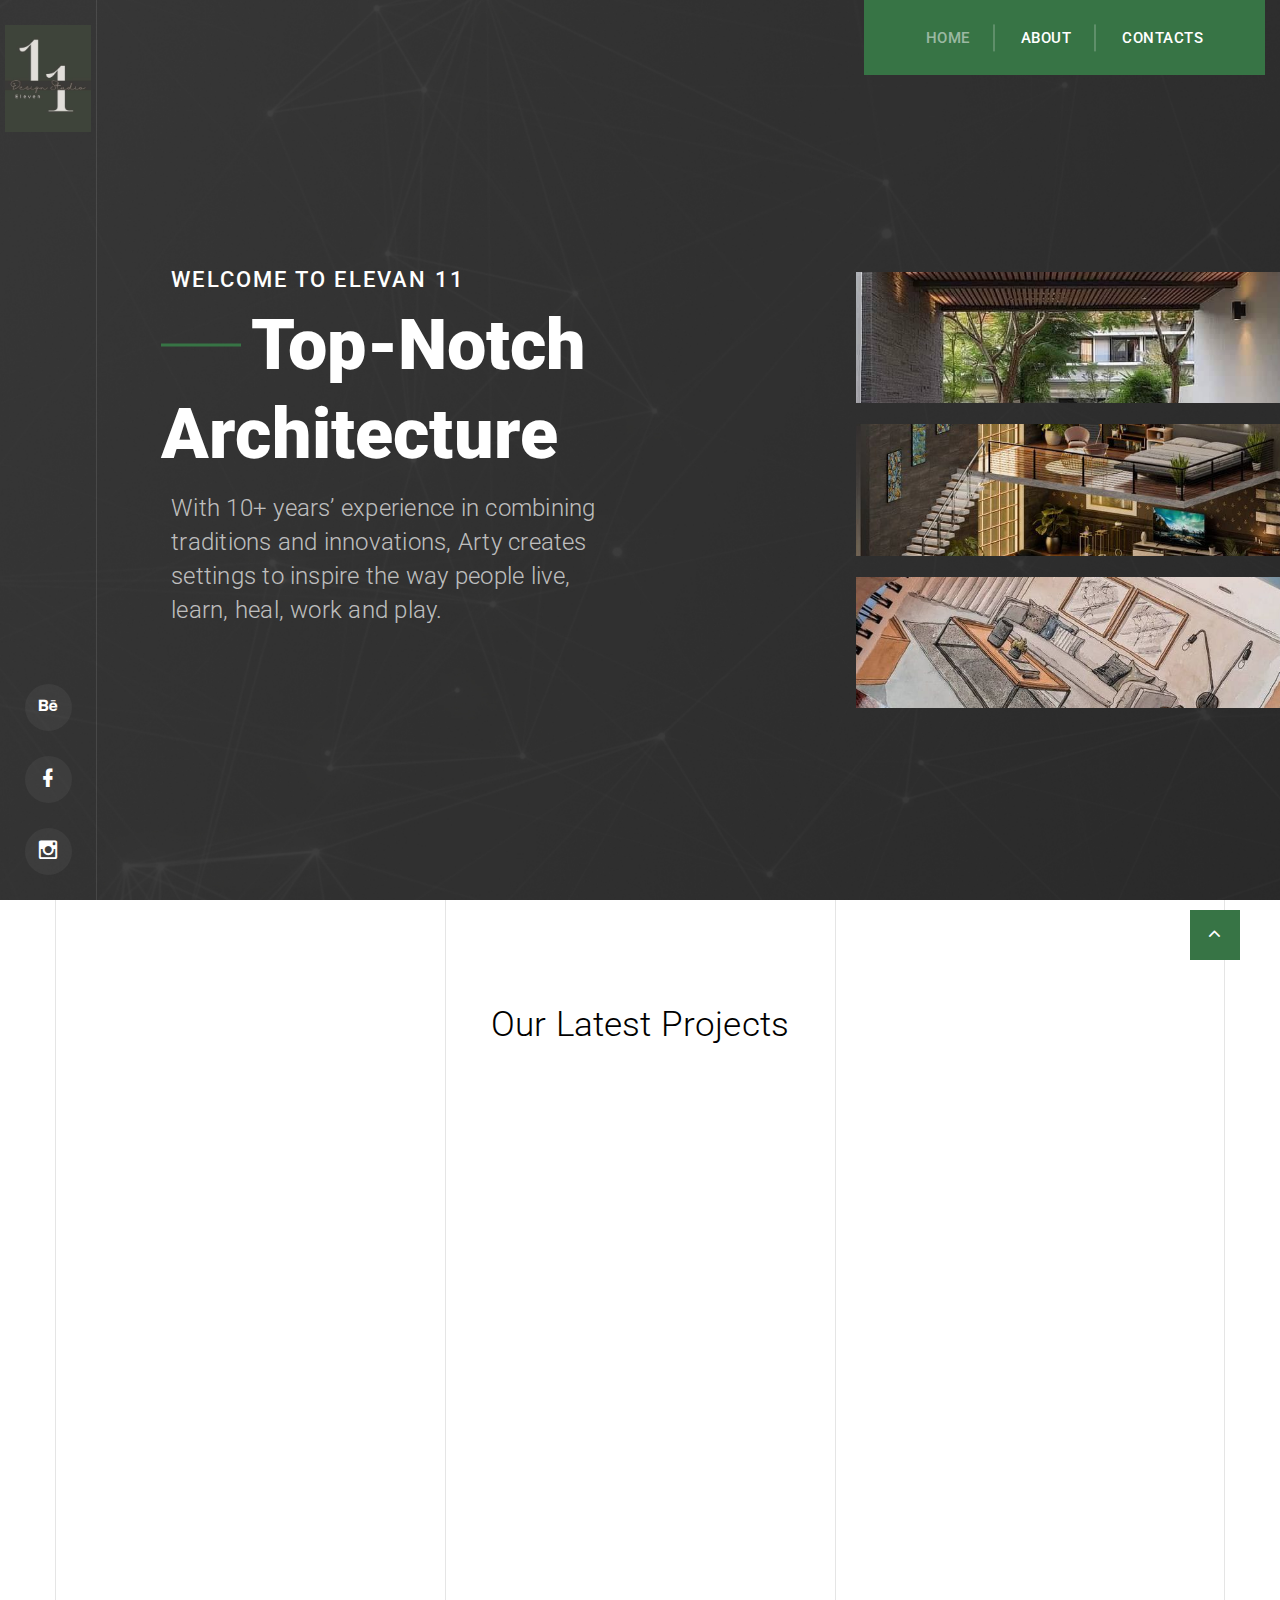
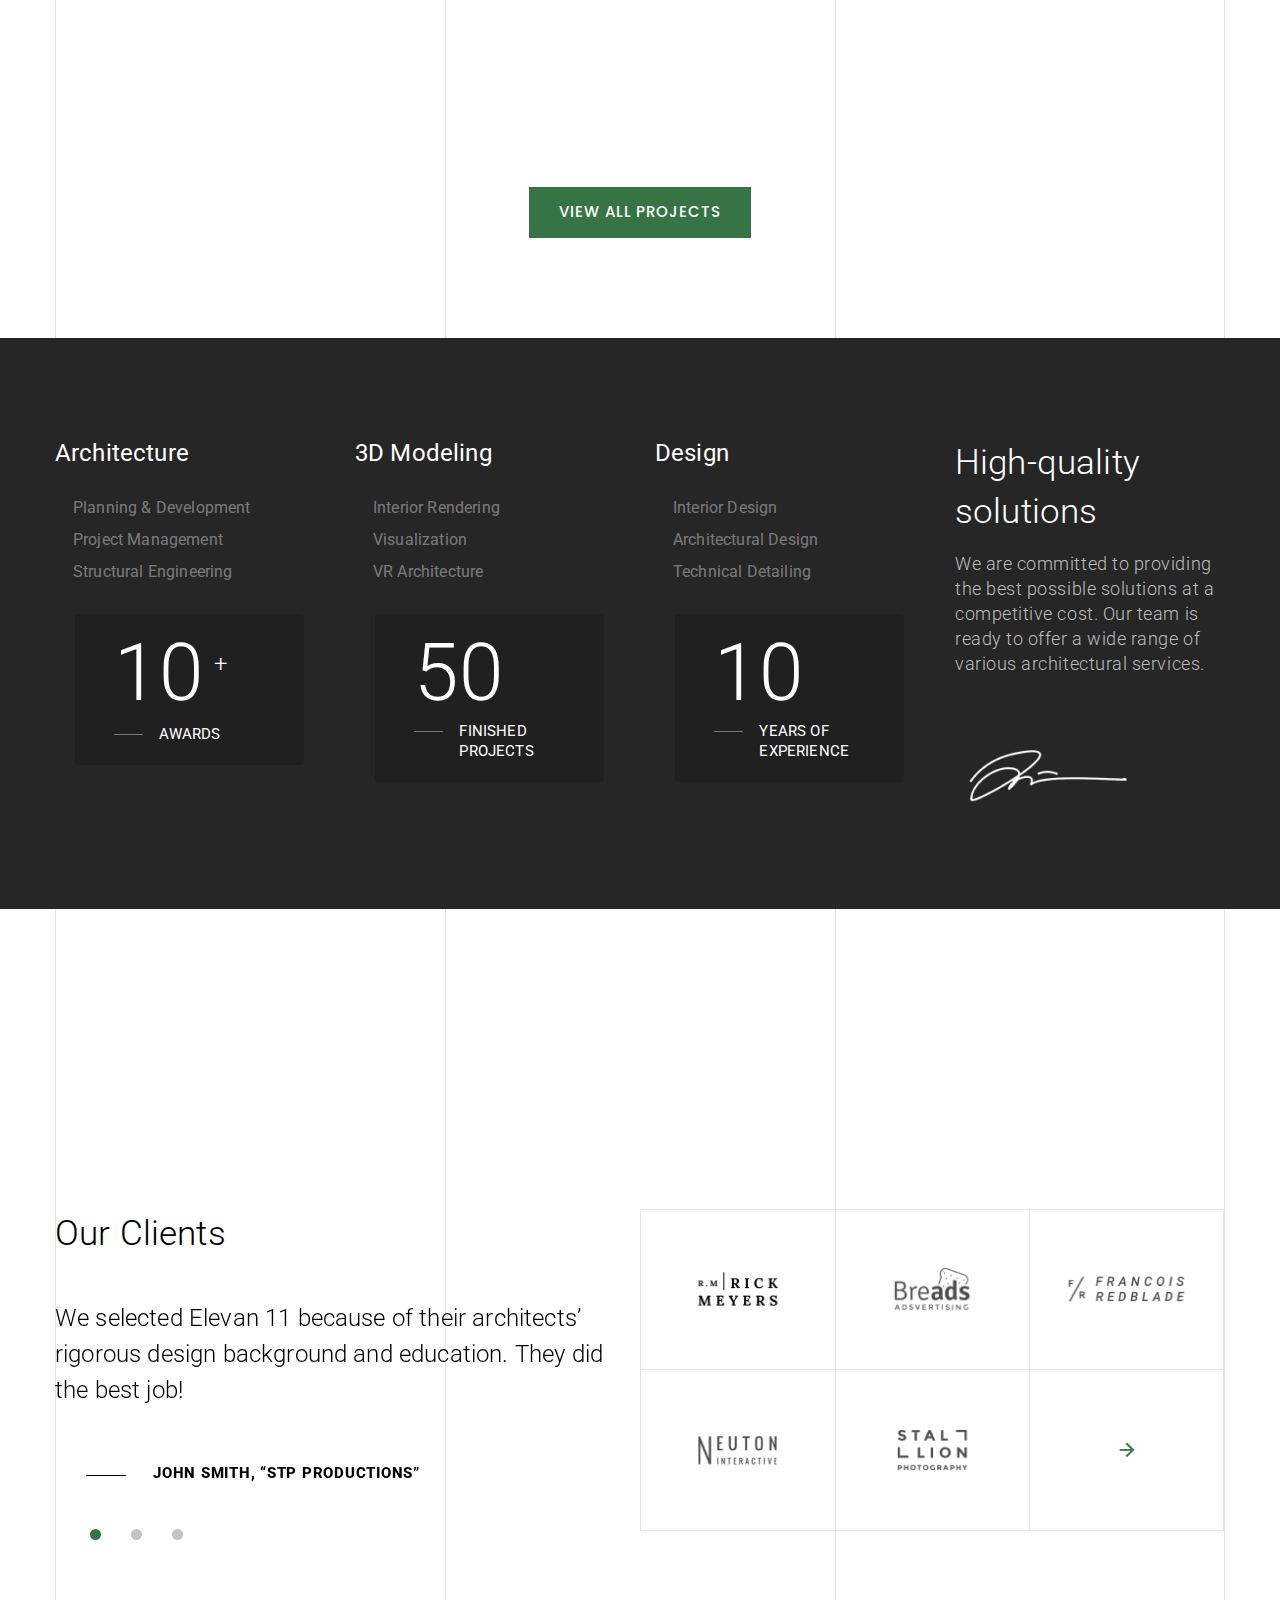
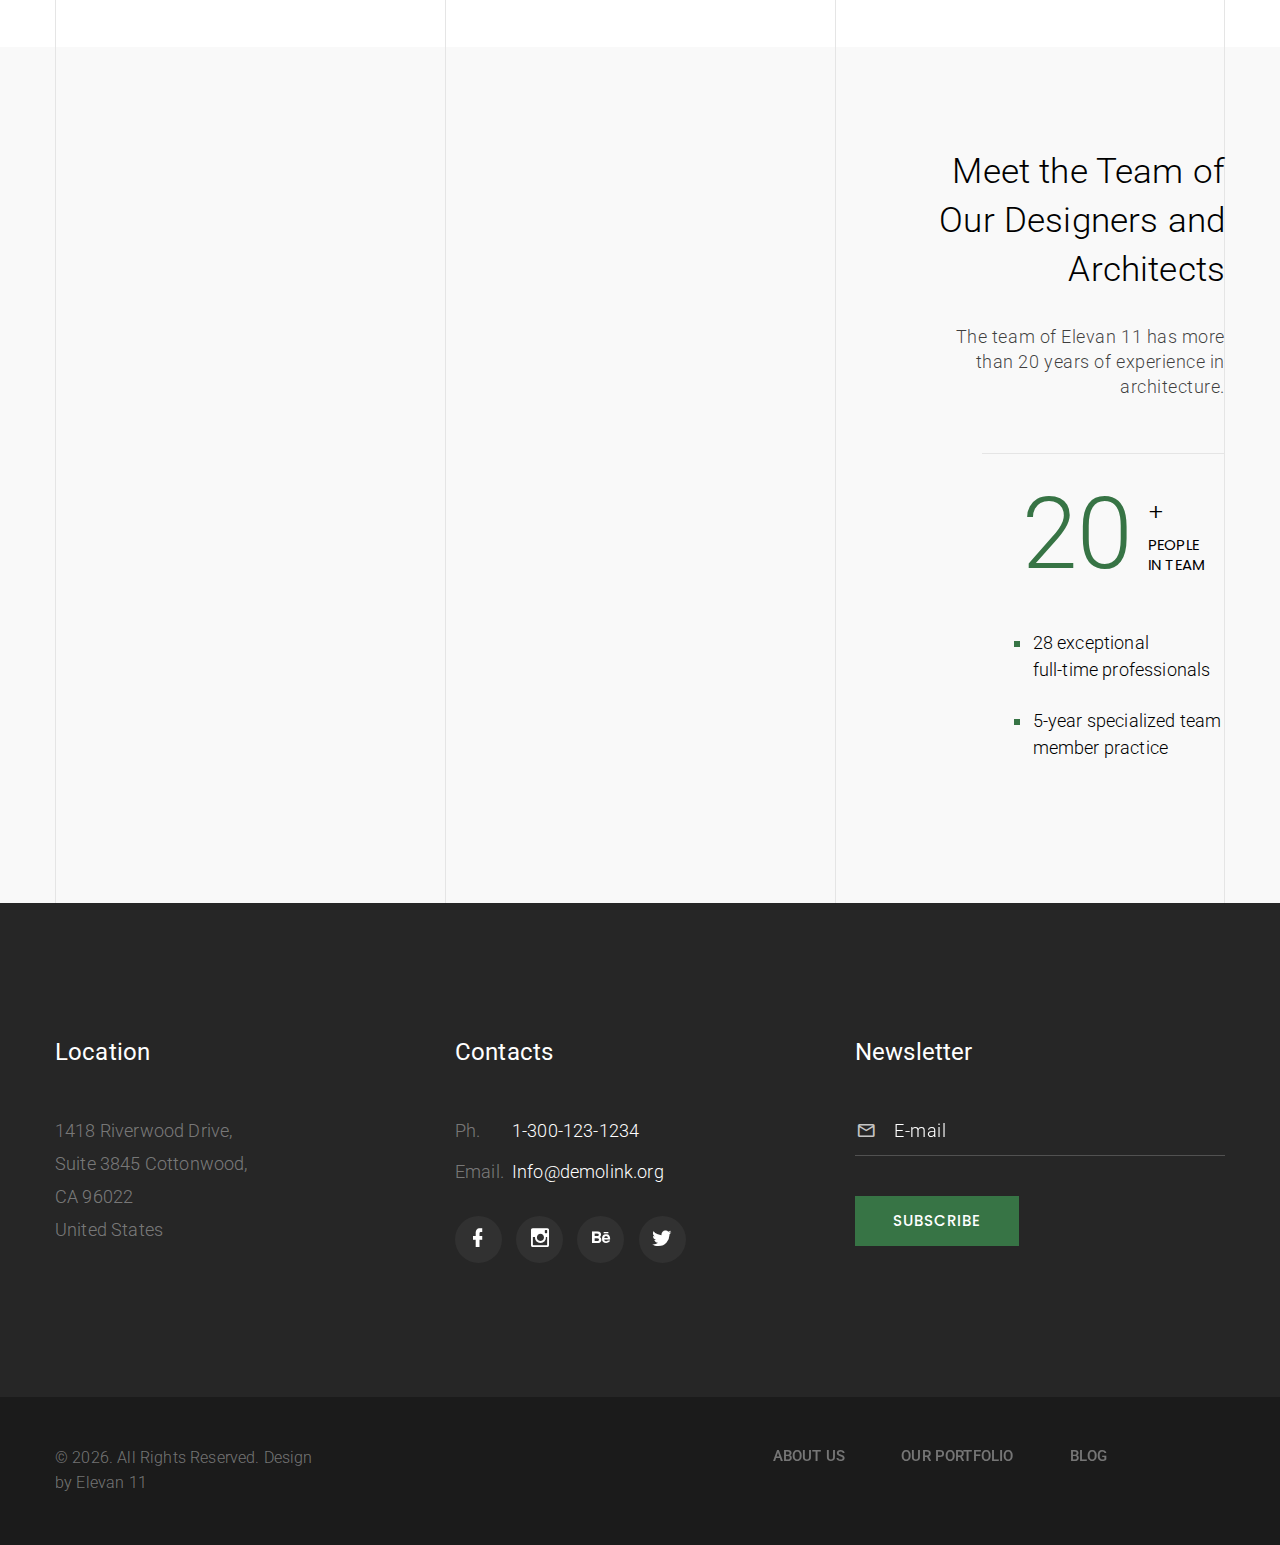
<file: site/index.html>
<!-- Price box minimal-->
<!DOCTYPE html>
<html class="wide wow-animation" lang="en">

<head>
  <title>Home</title>
  <meta charset="utf-8">
  <meta name="viewport" content="width=device-width, height=device-height, initial-scale=1.0">
  <meta http-equiv="X-UA-Compatible" content="IE=edge">
  <link rel="icon" href="images/favicon.ico" type="image/x-icon">
  <link rel="stylesheet" type="text/css"
    href="//fonts.googleapis.com/css?family=Poppins:300,400,500,600,700,900%7CRoboto:300,300i,400,400i,500,500i,700,700i,900,900i">
  <!-- <link rel="stylesheet" href="https://cdnjs.cloudflare.com/ajax/libs/animate.css/4.1.1/animate.min.css"> -->
  <link rel="stylesheet" href="./css/animate.css">
  <link rel="stylesheet" href="css/bootstrap.css">
  <link rel="stylesheet" href="css/fonts.css">
  <link rel="stylesheet" href="css/style.css">
  <style>
    .ie-panel {
      display: none;
      background: #212121;
      padding: 10px 0;
      box-shadow: 3px 3px 5px 0 rgba(0, 0, 0, .3);
      clear: both;
      text-align: center;
      position: relative;
      z-index: 1;
    }

    html.ie-10 .ie-panel,
    html.lt-ie-10 .ie-panel {
      display: block;
    }
  </style>
</head>

<body>
  <div class="ie-panel"><a href="http://windows.microsoft.com/en-US/internet-explorer/"><img
        src="images/ie8-panel/warning_bar_0000_us.jpg" height="42" width="820"
        alt="You are using an outdated browser. For a faster, safer browsing experience, upgrade for free today."></a>
  </div>
  <div class="preloader">
    <div class="preloader-body">
      <div class="cssload-container">
        <div class="cssload-speeding-wheel"></div>
      </div>
      <p>Loading...</p>
    </div>
  </div>
  <!-- <a class="banner banner-top" href="https://www.templatemonster.com/website-templates/monstroid2.html" target="_blank"><img src="images/monstroid-2.jpg" alt="" height="0"></a> -->
  <div class="page">
    <section class="section section-relative section-header">
      <!-- Page Header-->
      <header class="section page-header header-absolute">
        <!-- RD Navbar-->
        <div class="rd-navbar-wrap">
          <nav class="rd-navbar rd-navbar-aside" data-layout="rd-navbar-fixed" data-sm-layout="rd-navbar-fixed"
            data-md-layout="rd-navbar-fixed" data-md-device-layout="rd-navbar-fixed" data-lg-layout="rd-navbar-static"
            data-lg-device-layout="rd-navbar-static" data-xl-layout="rd-navbar-static"
            data-xl-device-layout="rd-navbar-static" data-lg-stick-up-offset="46px" data-xl-stick-up-offset="46px"
            data-xxl-stick-up-offset="46px" data-lg-stick-up="true" data-xl-stick-up="true" data-xxl-stick-up="true">
            <div class="rd-navbar-collapse-toggle rd-navbar-fixed-element-1"
              data-rd-navbar-toggle=".rd-navbar-collapse"><span></span></div>
            <div class="rd-navbar-collapse">
              <ul class="list rd-navbar-list">
                <li><a class="icon icon-sm icon-bordered link-default mdi mdi-behance" href="#"></a></li>
                <li><a class="icon icon-sm icon-bordered link-default mdi mdi-facebook" href="#"></a></li>
                <li><a class="icon icon-sm icon-bordered link-default mdi mdi-instagram" href="#"></a></li>
              </ul>
            </div>
            <div class="rd-navbar-main-outer">
              <div class="rd-navbar-main">
                <!-- RD Navbar Panel-->
                <div class="rd-navbar-panel">
                  <!-- RD Navbar Toggle-->
                  <button class="rd-navbar-toggle" data-rd-navbar-toggle=".rd-navbar-nav-wrap"><span></span></button>
                  <!-- RD Navbar Brand-->
                  <div class="rd-navbar-brand"><a class="brand" href="index.html"><img class="brand-logo-dark"
                        src="images/logo-default-465x134.png" alt="" width="232" height="67" /><img
                        class="brand-logo-light" src="images/logo-inverse-86x104.png" alt="" width="86"
                        height="104" /></a>
                  </div>
                </div>
                <div class="rd-navbar-nav-wrap">
                  <!-- RD Navbar Nav-->
                  <ul class="rd-navbar-nav">
                    <li class="rd-nav-item active"><a class="rd-nav-link" href="index.html">Home</a>
                    </li>
                    <li class="rd-nav-item"><a class="rd-nav-link" href="about-us.html">About</a>
                    </li>
                    <!-- <li class="rd-nav-item"><a class="rd-nav-link" href="typography.html">Typography</a>
                    </li> -->
                    <li class="rd-nav-item"><a class="rd-nav-link" href="contacts.html">Contacts</a>
                    </li>
                  </ul>
                </div>
              </div>
            </div>
          </nav>
        </div>
      </header>
      <!-- Preview section-->
      <section class="section context-dark section-jumbotron bg-cover"
        style="background: url(images/bg-image.jpg) #151515">
        <div class="panel-left"><a class="brand" href="index.html"><img class="brand-logo-dark"
              src="images/logo-default-465x134.png" alt="" width="232" height="67" /><img class="brand-logo-light"
              src="images/logo-inverse-86x104.png" alt="" width="86" height="104" /></a>
          <ul class="list-md custom-list">
            <li><a class="icon icon-sm icon-gray-filled icon-circle mdi mdi-behance" href="#"></a></li>
            <li><a class="icon icon-sm icon-gray-filled icon-circle mdi mdi-facebook" href="#"></a></li>
            <li><a class="icon icon-sm icon-gray-filled icon-circle mdi mdi-instagram" href="#"></a></li>
          </ul>
        </div>
        <div class="section-fullheight">
          <div class="section-fullheight-inner section-md text-center text-lg-left">
            <div class="container">
              <div class="row justify-content-center justify-content-lg-start">
                <div class="col-md-10 offset-lg-1 col-lg-8 offset-xl-1 col-xl-9 offset-xxl-2 col-xxl-7">
                  <div class="jumbotron-custom-1">
                    <div class="text-1 font-weight-medium">Welcome to Elevan 11</div>
                    <div class="title text-decorative">Top-Notch</div>
                    <div class="title">Architecture</div>
                    <p class="big-2 text-white-darken">With 10+ years’ experience in combining traditions and
                      innovations, Arty creates settings to inspire the way people live, learn, heal, work and play.</p>
                  </div>
                </div>
              </div>
            </div>
          </div>
        </div>
        <ul class="project-list">
          <li class="bg-image" style="background-image: url(images/home-3-project-1-671x214.jpg)"><a
              href="#">Architecture</a></li>
          <li class="bg-image" style="background-image: url(images/home-3-project-2-671x215.jpg)"><a href="#">3d
              modeling</a></li>
          <li class="bg-image" style="background-image: url(images/home-3-project-3-671x215.jpg)"><a href="#">Design</a>
          </li>
        </ul>
      </section>
    </section>
    <!-- Portfolio-->
    <section class="section section-lg bg-default section-lined">
      <div class="container container-lined">
        <div class="row">
          <div class="col-md-4"></div>
          <div class="col-md-4"></div>
          <div class="col-md-4"></div>
        </div>
      </div>
      <div class="container container-custom-width">
        <h3 class="text-center">Our Latest Projects</h3>
        <div class="row row-custom-width row-30 row-xxl-100 row-flex">
          <div class="col-sm-6 col-lg-4 wow fadeInRight">
            <div class="project-grid" style="background-image: url(images/projects-1.jpg);">
              <div class="inner"><img src="images/bg-pattern-transparent.png" alt="" />
                <h5 class="title text-capitalize font-weight-medium"><a href="#">Eastwood Hotel</a></h5>
                <p class="font-weight-regular exeption">We deliver reliable architectural solutions to our individual
                  and corporate clients throughout the USA.</p><a class="button button-default" href="#">View</a>
              </div>
            </div>
          </div>
          <div class="col-sm-6 col-lg-4 wow fadeInRight" data-wow-delay="0.2s">
            <div class="project-grid" style="background-image: url(images/projects-2-518x373.jpg);">
              <div class="inner"><img src="images/bg-pattern-transparent.png" alt="" />
                <h5 class="title text-capitalize font-weight-medium"><a href="#">Southward Concert Hall</a></h5>
                <p class="font-weight-regular exeption">We deliver reliable architectural solutions to our individual
                  and corporate clients throughout the USA.</p><a class="button button-default" href="#">View</a>
              </div>
            </div>
          </div>
          <div class="col-sm-6 col-lg-4 wow fadeInRight" data-wow-delay="0.4s">
            <div class="project-grid" style="background-image: url(images/projects-3-518x373.jpg);">
              <div class="inner"><img src="images/bg-pattern-transparent.png" alt="" />
                <h5 class="title text-capitalize font-weight-medium"><a href="#">California Mega Mall</a></h5>
                <p class="font-weight-regular exeption">We deliver reliable architectural solutions to our individual
                  and corporate clients throughout the USA.</p><a class="button button-default" href="#">View</a>
              </div>
            </div>
          </div>
          <div class="col-sm-6 col-lg-4 wow fadeInRight" data-wow-delay="0.2s">
            <div class="project-grid" style="background-image: url(images/projects-4-518x373.jpg);">
              <div class="inner"><img src="images/bg-pattern-transparent.png" alt="" />
                <h5 class="title text-capitalize font-weight-medium"><a href="#">Hearst Business Center</a></h5>
                <p class="font-weight-regular exeption">We deliver reliable architectural solutions to our individual
                  and corporate clients throughout the USA.</p><a class="button button-default" href="#">View</a>
              </div>
            </div>
          </div>
          <div class="col-sm-6 col-lg-4 wow fadeInRight" data-wow-delay="0.4s">
            <div class="project-grid" style="background-image: url(images/projects-5-518x373.jpg);">
              <div class="inner"><img src="images/bg-pattern-transparent.png" alt="" />
                <h5 class="title text-capitalize font-weight-medium"><a href="#">Westwood Child Center</a></h5>
                <p class="font-weight-regular exeption">We deliver reliable architectural solutions to our individual
                  and corporate clients throughout the USA.</p><a class="button button-default" href="#">View</a>
              </div>
            </div>
          </div>
          <div class="col-sm-6 col-lg-4 wow fadeInRight" data-wow-delay="0.6s">
            <div class="project-grid" style="background-image: url(images/projects-6-518x373.jpg);">
              <div class="inner"><img src="images/bg-pattern-transparent.png" alt="" />
                <h5 class="title text-capitalize font-weight-medium"><a href="#">Modern Art Gallery</a></h5>
                <p class="font-weight-regular exeption">We deliver reliable architectural solutions to our individual
                  and corporate clients throughout the USA.</p><a class="button button-default" href="#">View</a>
              </div>
            </div>
          </div>
        </div>
        <div class="button-wrap-1 text-center"><a class="button button-default" href="#">View All Projects</a></div>
      </div>
    </section>
    <!-- Branding-->
    <section class="section section-lg bg-gray-700 text-center text-sm-left">
      <div class="container">
        <div class="row row-40">
          <div class="col-lg-9">
            <div class="row row-30 row-xxl-85">
              <div class="col-sm-6 col-md-4">
                <h5>Architecture</h5>
                <ul class="list-xs font-weight-regular">
                  <li><a class="link-item" href="#">Planning & Development</a></li>
                  <li><a class="link-item" href="#">Project Management</a></li>
                  <li><a class="link-item" href="#">Structural Engineering</a></li>
                </ul>
              </div>
              <div class="col-sm-6 col-md-4">
                <h5>3D Modeling</h5>
                <ul class="list-xs font-weight-regular">
                  <li><a class="link-item" href="#">Interior Rendering</a></li>
                  <li><a class="link-item" href="#">Visualization</a></li>
                  <li><a class="link-item" href="#">VR Architecture</a></li>
                </ul>
              </div>
              <div class="col-sm-6 col-md-4">
                <h5>Design</h5>
                <ul class="list-xs font-weight-regular">
                  <li><a class="link-item" href="#">Interior Design</a></li>
                  <li><a class="link-item" href="#">Architectural Design</a></li>
                  <li><a class="link-item" href="#">Technical Detailing</a></li>
                </ul>
              </div>
              <div class="col-sm-6 col-md-4">
                <article class="box-counter">
                  <div class="box-counter-main">
                    <div class="counter">10</div><span class="small small_top">+</span>
                  </div>
                  <div class="box-counter-title">Awards</div>
                </article>
              </div>
              <div class="col-sm-6 col-md-4">
                <article class="box-counter">
                  <div class="box-counter-main">
                    <div class="counter">50</div>
                  </div>
                  <div class="box-counter-title">Finished projects</div>
                </article>
              </div>
              <div class="col-sm-6 col-md-4">
                <article class="box-counter">
                  <div class="box-counter-main">
                    <div class="counter">10</div>
                  </div>
                  <div class="box-counter-title">Years of experience</div>
                </article>
              </div>
            </div>
          </div>
          <div class="col-lg-3">
            <div class="heading-3">High-quality solutions</div>
            <div class="big text-white-lighter text-white-darken">We are committed to providing the best possible
              solutions at a competitive cost. Our team is ready to offer a wide range of various architectural
              services.</div>
            <div class="img-wrap-1"><img src="images/speaker-1-180x80.png" alt="" width="180" height="80" />
            </div>
          </div>
        </div>
      </div>
    </section>
    <!-- Blurb minimal-->
    <section class="section section-lg bg-default section-lined">
      <div class="container container-lined">
        <div class="row">
          <div class="col-md-4"></div>
          <div class="col-md-4"></div>
          <div class="col-md-4"></div>
        </div>
      </div>
      <div class="container">
        <div class="row row-40">
          <div class="col-sm-6 col-md-4 offset-left-16 wow fadeInUp">
            <!-- Blurb minimal-->
            <div class="blurb-minimal unit unit-spacing-sm flex-column flex-lg-row">
              <div class="unit-left">
                <div class="blurb-minimal-icon construction-icon-12"></div>
              </div>
              <div class="unit-body">
                <h5 class="blurb-minimal-title">Modern Materials</h5>
                <p class="blurb-minimal-exeption">All our projects are designed and built using the best materials.</p>
              </div>
            </div>
          </div>
          <div class="col-sm-6 col-md-4 wow fadeInUp" data-wow-delay="0.2s">
            <!-- Blurb minimal-->
            <div class="blurb-minimal unit unit-spacing-sm flex-column flex-lg-row">
              <div class="unit-left">
                <div class="blurb-minimal-icon construction-icon-13"></div>
              </div>
              <div class="unit-body">
                <h5 class="blurb-minimal-title">Creative Ideas</h5>
                <p class="blurb-minimal-exeption">Creativity is a vital part of the projects we design for you.</p>
              </div>
            </div>
          </div>
          <div class="col-sm-6 col-md-4 wow fadeInUp" data-wow-delay="0.4s">
            <!-- Blurb minimal-->
            <div class="blurb-minimal unit unit-spacing-sm flex-column flex-lg-row">
              <div class="unit-left">
                <div class="blurb-minimal-icon construction-icon-18"></div>
              </div>
              <div class="unit-body">
                <h5 class="blurb-minimal-title">Unique Approach</h5>
                <p class="blurb-minimal-exeption">Our approach combines dedication and professionalism.</p>
              </div>
            </div>
          </div>
        </div>
      </div>
    </section>
    <!-- Our Clients-->
    <section class="section section-lg bg-default section-lined">
      <div class="container container-lined">
        <div class="row">
          <div class="col-md-4"></div>
          <div class="col-md-4"></div>
          <div class="col-md-4"></div>
        </div>
      </div>
      <div class="container">
        <div class="row row-40 justify-content-between">
          <div class="col-lg-6 col-xxl-5">
            <h3>Our Clients</h3>
            <!-- Owl Carousel-->
            <div class="owl-carousel" data-items="1" data-md-items="2" data-lg-items="1" data-dots="true"
              data-nav="false" data-stage-padding="0" data-loop="false" data-margin="30" data-mouse-drag="false">
              <article class="quote-minimal">
                <div class="quote-body">
                  <q>We selected Elevan 11 because of their architects’ rigorous design background and education. They
                    did
                    the best job!</q>
                </div>
                <div class="quote-footer">
                  <cite class="quote-minimal-cite">John smith</cite>, <span class="quote-minimal-description">“STP
                    productions”</span>
                </div>
              </article>
              <article class="quote-minimal">
                <div class="quote-body">
                  <q>When we needed design and architecture specialists, your team was there for us. Thank you!</q>
                </div>
                <div class="quote-footer">
                  <cite class="quote-minimal-cite">Kate williams</cite>, <span
                    class="quote-minimal-description">“Fireworx”</span>
                </div>
              </article>
              <article class="quote-minimal">
                <div class="quote-body">
                  <q>Out of all architecture companies offering design & construction services, you are the best!</q>
                </div>
                <div class="quote-footer">
                  <cite class="quote-minimal-cite">Peter McMillan</cite>, <span class="quote-minimal-description">“MCM
                    ltd.”</span>
                </div>
              </article>
            </div>
          </div>
          <div class="col-lg-6">
            <div class="box-border-wrap box-border-wrap-left">
              <div class="row"><a class="col-6 col-md-4 box-border" href="#"><img src="images/brand-1-196x162.png"
                    alt="" width="196" height="162" /></a><a class="col-6 col-md-4 box-border" href="#"><img
                    src="images/brand-2-196x162.png" alt="" width="196" height="162" /></a><a
                  class="col-6 col-md-4 box-border" href="#"><img src="images/brand-3-196x162.png" alt="" width="196"
                    height="162" /></a><a class="col-6 col-md-4 box-border" href="#"><img
                    src="images/brand-4-196x162.png" alt="" width="196" height="162" /></a><a
                  class="col-6 col-md-4 box-border" href="#"><img src="images/brand-5-196x162.png" alt="" width="196"
                    height="162" /></a><a class="col-6 col-md-4 box-border" href="#">
                  <div class="icon icon-sm mdi mdi-arrow-right"></div>
                </a></div>
            </div>
          </div>
        </div>
      </div>
    </section>
    <!-- Team-->
    <section class="section section-lg bg-gray-100 section-lined">
      <div class="container container-lined">
        <div class="row">
          <div class="col-md-4"></div>
          <div class="col-md-4"></div>
          <div class="col-md-4"></div>
        </div>
      </div>
      <div class="container">
        <div class="row row-40 justify-content-between">
          <div class="col-lg-7 col-xl-8">
            <div class="row no-gutters">
              <div class="col-sm-6 wow fadeInLeft">
                <div class="box-team box-team-right"><img src="images/index-3-1-390x332.jpg" alt="" width="390"
                    height="332" />
                  <div class="meta">
                    <div class="heading-6 title">Jane Smith</div>
                    <p class="position">Senior Architect</p>
                  </div>
                </div>
              </div>
              <div class="col-sm-6 wow fadeInRight">
                <div class="box-team box-team-right"><img src="images/index-3-2-390x332.jpg" alt="" width="390"
                    height="332" />
                  <div class="meta">
                    <div class="heading-6 title">Nathan Porter</div>
                    <p class="position">Founder, Director</p>
                  </div>
                </div>
              </div>
              <div class="col-sm-6 wow fadeInLeft" data-wow-delay="0.2s">
                <div class="box-team box-team-right"><img src="images/index-3-3-390x332.jpg" alt="" width="390"
                    height="332" />
                  <div class="meta">
                    <div class="heading-6 title">Sam Lee</div>
                    <p class="position">Interior Designer</p>
                  </div>
                </div>
              </div>
              <div class="col-sm-6 wow fadeInRight" data-wow-delay="0.2s">
                <div class="box-team box-team-right"><img src="images/index-3-4-390x332.jpg" alt="" width="390"
                    height="332" />
                  <div class="meta">
                    <div class="heading-6 title">Sarah Parker</div>
                    <p class="position">Exterior Designer</p>
                  </div>
                </div>
              </div>
            </div>
          </div>
          <div class="col-lg-5 col-xl-4">
            <div class="row row-30 row-xxl-55 justify-content-end">
              <div class="col-sm-6 col-lg-9 col-xl-10 text-lg-right">
                <h3 class="offset-left-70">Meet the Team of Our Designers and Architects</h3>
                <div class="big-text">The team of Elevan 11 has more than 20 years of experience in architecture.</div>
                <div class="divider divider-2 d-none d-lg-block"></div>
              </div>
              <div class="col-sm-6 col-lg-8 col-xl-7">
                <div class="counter-minimal">
                  <div class="counter-left">
                    <div class="counter">20</div>
                  </div>
                  <div class="counter-right">
                    <div class="postfix">+</div>
                    <div class="title">People in team</div>
                  </div>
                </div>
                <ul class="list-marked list-marked-big">
                  <li>28 exceptional<br> full-time professionals</li>
                  <li>5-year specialized team member practice</li>
                </ul>
              </div>
            </div>
          </div>
        </div>
      </div>
    </section>
    <!-- Page Footer-->

    <div class="pre-footer-classic bg-gray-700 context-dark">
      <div class="container">
        <div class="row row-30 justify-content-lg-between">
          <div class="col-sm-6 col-lg-3 col-xl-3">
            <h5>Location</h5>
            <ul class="list list-sm">
              <li>
                <p>1418 Riverwood Drive,</p>
              </li>
              <li>
                <p>Suite 3845 Cottonwood,</p>
              </li>
              <li>
                <p>CA 96022</p>
              </li>
              <li>
                <p>United States</p>
              </li>
            </ul>
          </div>
          <div class="col-sm-6 col-lg-4 col-xl-3">
            <h5>Contacts</h5>
            <dl class="list-terms-custom">
              <dt>Ph.</dt>
              <dd><a class="link-default" href="tel:#">1-300-123-1234</a></dd>
            </dl>
            <dl class="list-terms-custom">
              <dt>Email.</dt>
              <dd><a class="link-default" href="mailto:#">Info@demolink.org</a></dd>
            </dl>
            <ul class="list-inline list-inline-sm">
              <li><a class="icon icon-sm icon-gray-filled icon-circle mdi mdi-facebook" href="#"></a></li>
              <li><a class="icon icon-sm icon-gray-filled icon-circle mdi mdi-instagram" href="#"></a></li>
              <li><a class="icon icon-sm icon-gray-filled icon-circle mdi mdi-behance" href="#"></a></li>
              <li><a class="icon icon-sm icon-gray-filled icon-circle mdi mdi-twitter" href="#"></a></li>
            </ul>
          </div>
          <div class="col-lg-4">
            <h5>Newsletter</h5>
            <form class="rd-form rd-mailform" data-form-output="form-output-global" data-form-type="contact"
              method="post" action="bat/rd-mailform.php">
              <div class="form-wrap form-wrap-icon">
                <div class="form-icon mdi mdi-email-outline"></div>
                <input class="form-input" id="footer-email" type="email" name="email"
                  data-constraints="@Email @Required">
                <label class="form-label" for="footer-email">E-mail</label>
              </div>
              <div class="button-wrap">
                <button class="button button-default button-invariable" type="submit">Subscribe</button>
              </div>
            </form>
          </div>
        </div>
      </div>
    </div>
    <footer class="section footer-classic context-dark text-center">
      <div class="container">
        <div class="row row-15 justify-content-lg-between">
          <div class="col-lg-4 col-xl-3 text-lg-left">
            <p class="rights"><span>&copy;&nbsp;</span><span class="copyright-year"></span>. All Rights Reserved. Design
              by <a href="#">Elevan 11</a></p>
          </div>
          <div class="col-lg-5 col-xl-6">
            <ul class="list-inline list-inline-lg text-uppercase">
              <li><a href="about-us.html">About us</a></li>
              <li><a href="#">Our Portfolio</a></li>
              <li><a href="#">Blog</a></li>
            </ul>
          </div>
        </div>
      </div>
    </footer>
  </div>
  <div class="snackbars" id="form-output-global"></div>
  <script src="https://cdnjs.cloudflare.com/ajax/libs/wow/1.1.2/wow.min.js"></script>
  <script src="js/core.min.js"></script>
  <script src="js/script.js"></script>

</body>

</html>
</file>
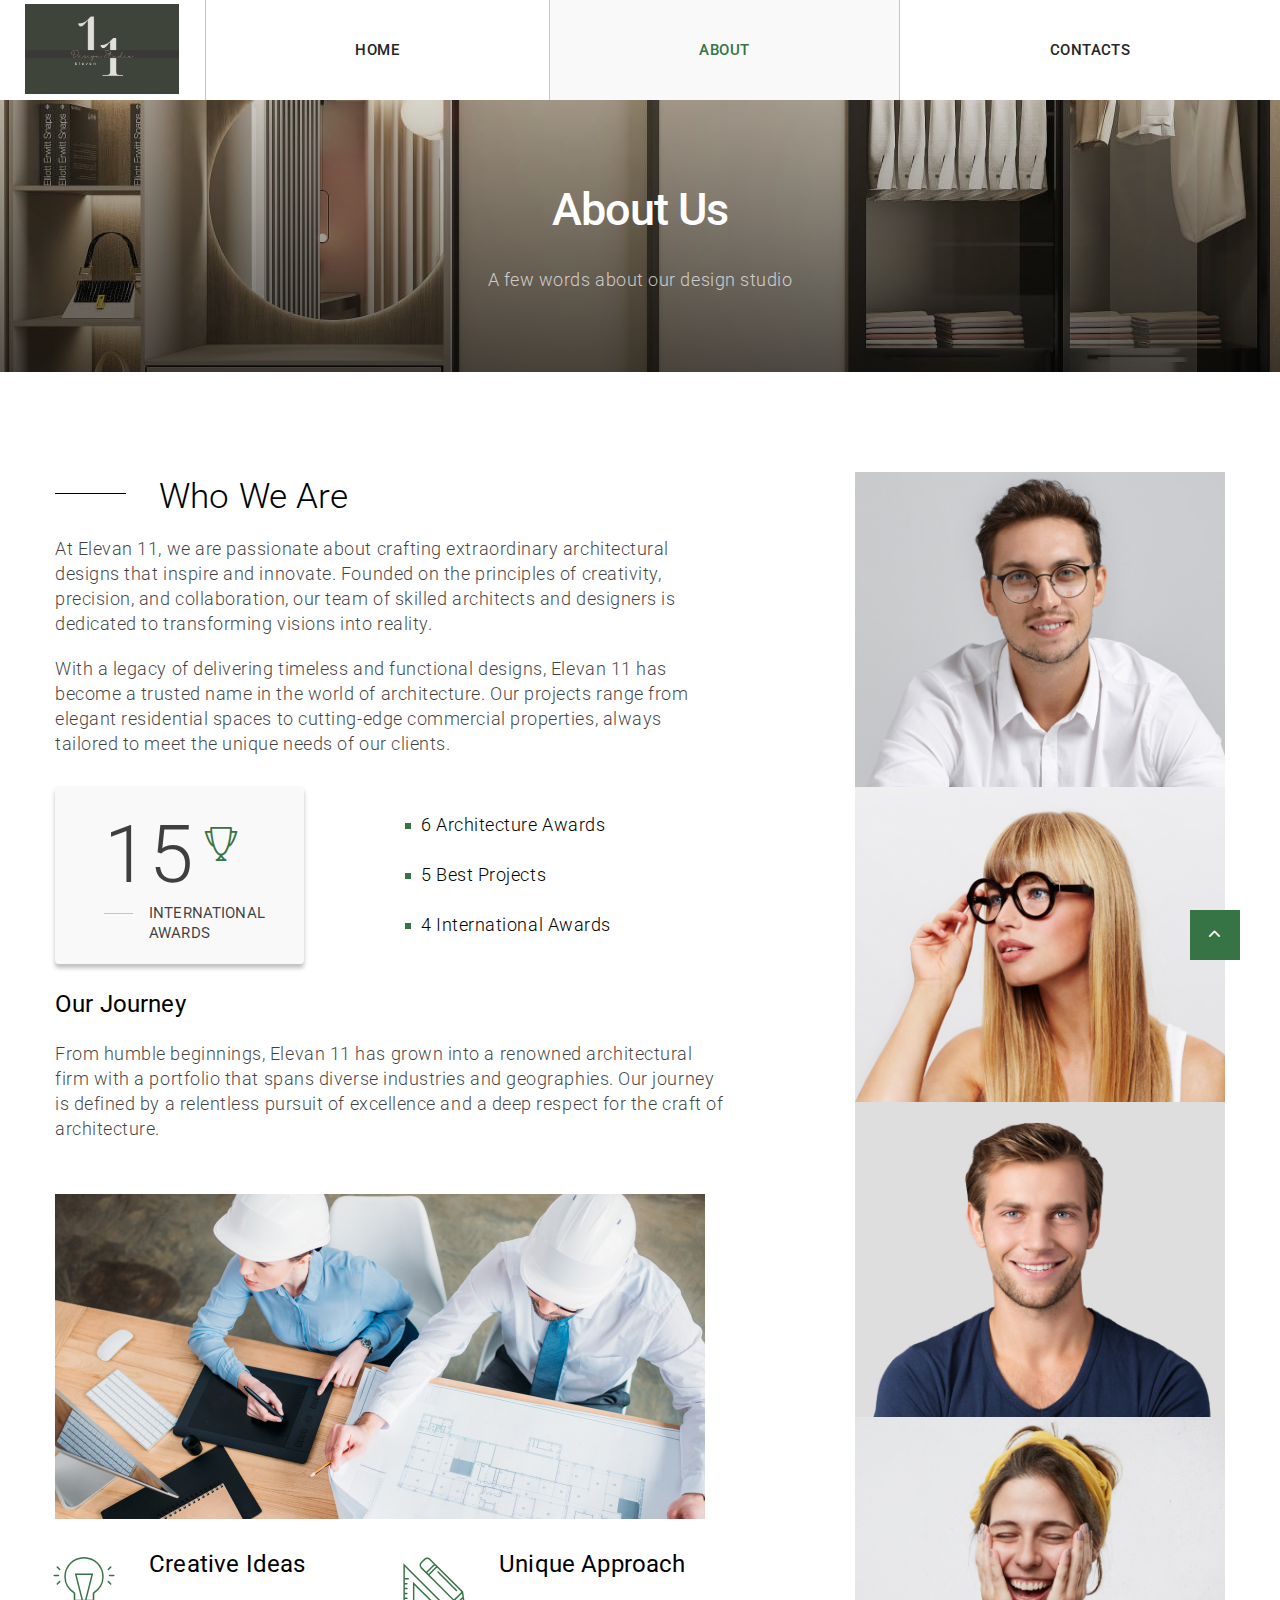
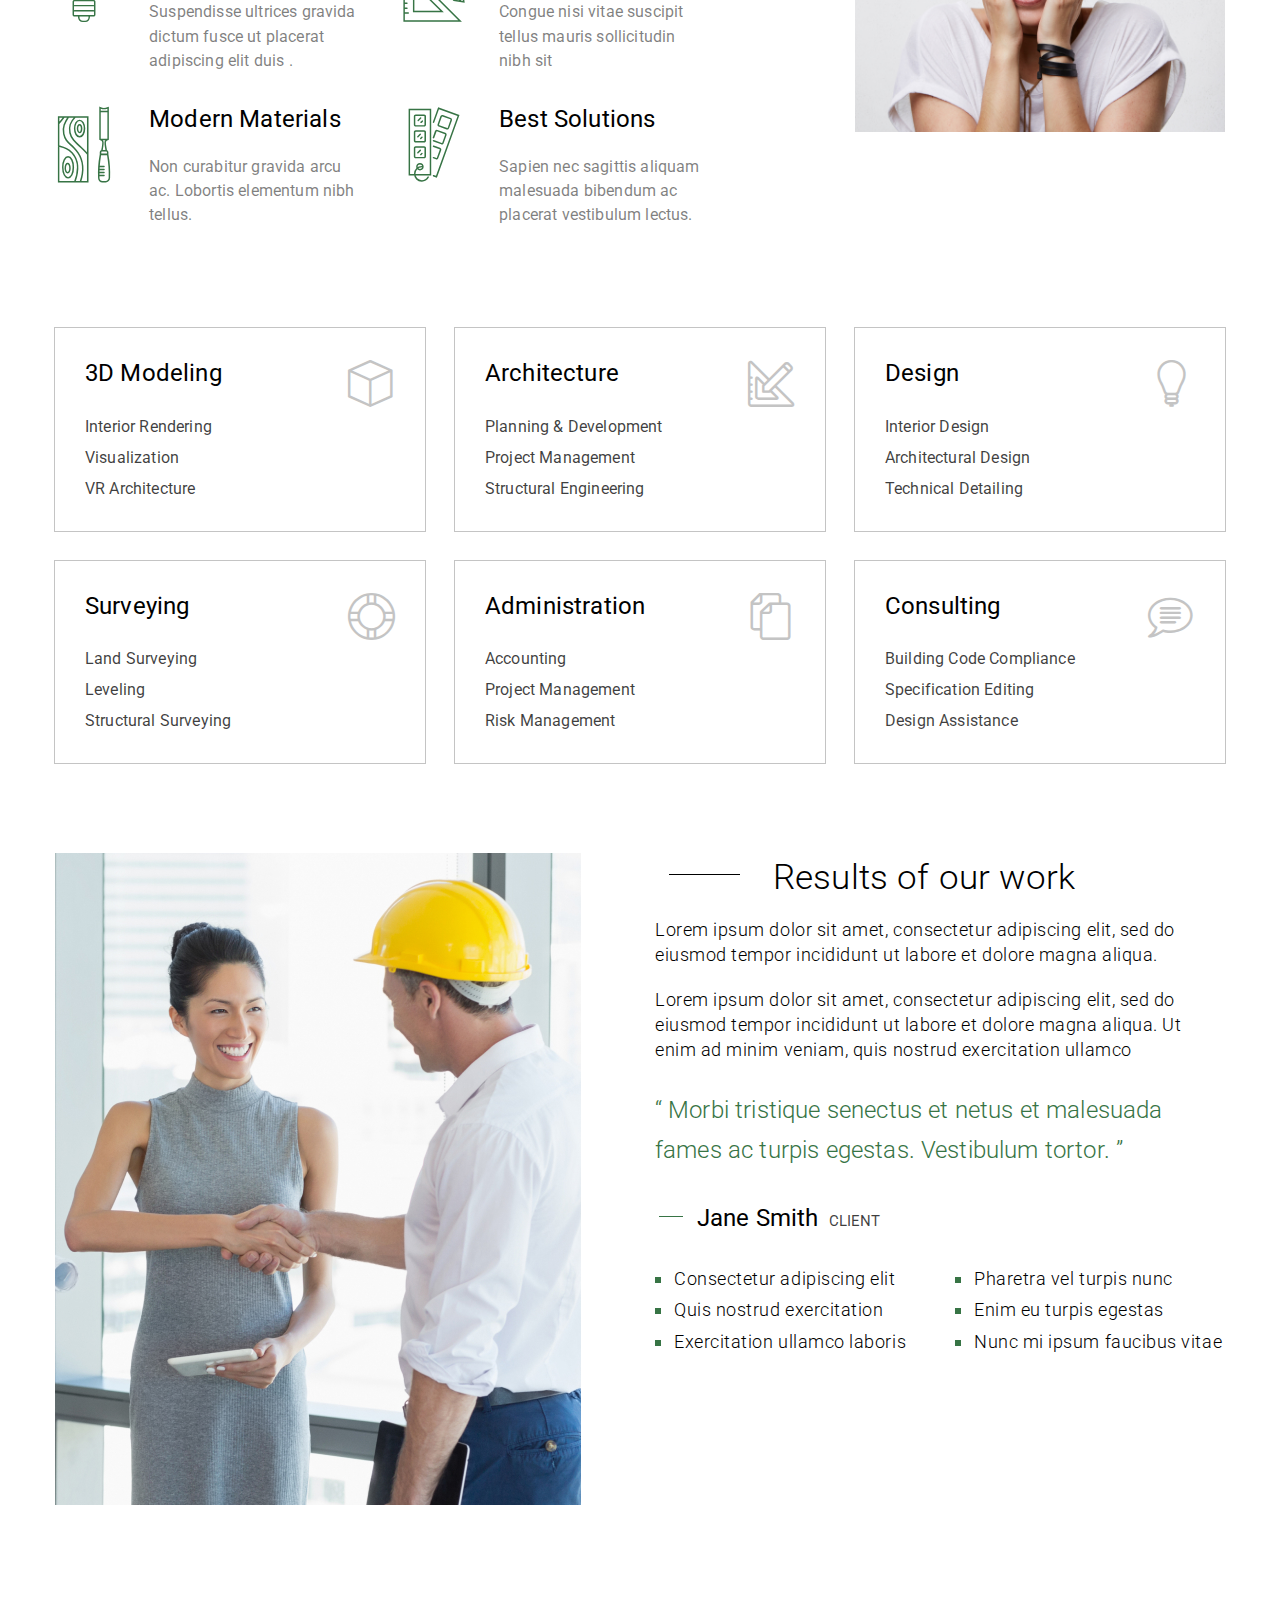
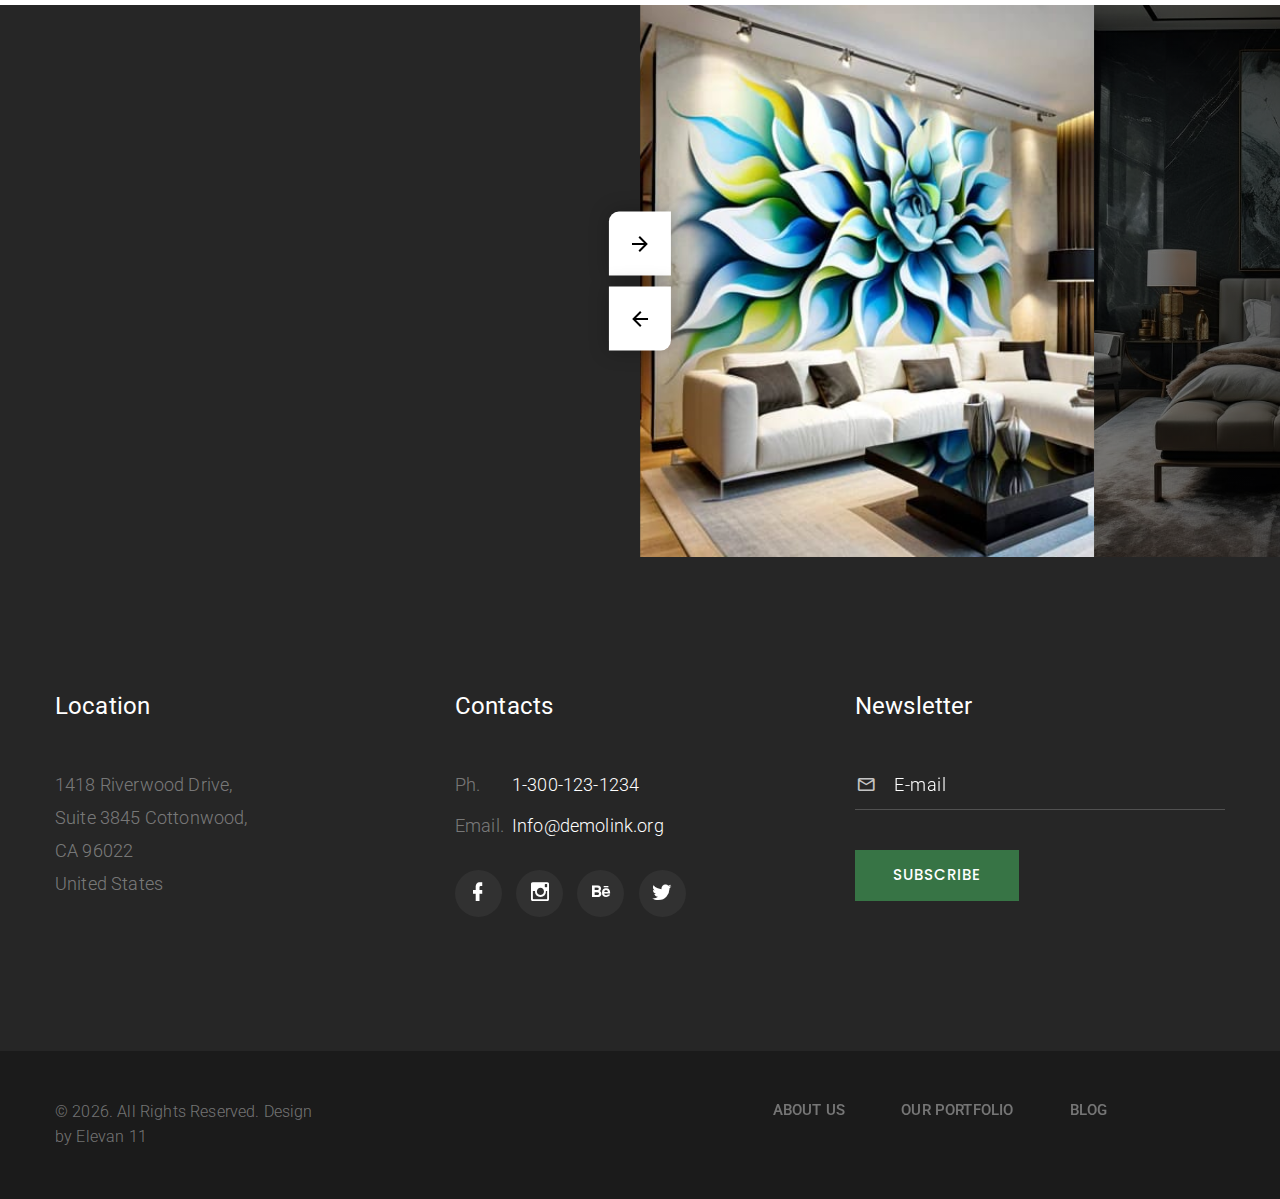
<file: site/about-us.html>
<!-- Price box minimal-->
<!DOCTYPE html>
<html class="wide wow-animation" lang="en">

<head>
  <title>About Us</title>
  <meta charset="utf-8">
  <meta name="viewport" content="width=device-width, height=device-height, initial-scale=1.0">
  <meta http-equiv="X-UA-Compatible" content="IE=edge">
  <link rel="icon" href="images/favicon.ico" type="image/x-icon">
  <link rel="stylesheet" type="text/css"
    href="//fonts.googleapis.com/css?family=Poppins:300,400,500,600,700,900%7CRoboto:300,300i,400,400i,500,500i,700,700i,900,900i">
  <link rel="stylesheet" href="css/bootstrap.css">
  <link rel="stylesheet" href="css/fonts.css">
  <link rel="stylesheet" href="css/style.css">
  <style>
    .ie-panel {
      display: none;
      background: #377445;
      padding: 10px 0;
      box-shadow: 3px 3px 5px 0 rgba(0, 0, 0, .3);
      clear: both;
      text-align: center;
      position: relative;
      z-index: 1;
    }

    html.ie-10 .ie-panel,
    html.lt-ie-10 .ie-panel {
      display: block;
    }
  </style>
</head>

<body>
  <div class="ie-panel"><a href="http://windows.microsoft.com/en-US/internet-explorer/">
      <img src="images/ie8-panel/warning_bar_0000_us.jpg" height="42" width="820"
        alt="You are using an outdated browser. For a faster, safer browsing experience, upgrade for free today."></a>
  </div>
  <div class="preloader">
    <div class="preloader-body">
      <div class="cssload-container">
        <div class="cssload-speeding-wheel"></div>
      </div>
      <p>Loading...</p>
    </div>
  </div>
  <!-- <a class="banner banner-top" href="https://www.templatemonster.com/website-templates/monstroid2.html"
    target="_blank"><img src="images/monstroid-2.jpg" alt="" height="0"></a> -->
  <div class="page">
    <!-- Page Header-->
    <header class="section page-header">
      <!-- RD Navbar-->
      <div class="rd-navbar-wrap">
        <nav class="rd-navbar rd-navbar-wide" data-layout="rd-navbar-fixed" data-sm-layout="rd-navbar-fixed"
          data-md-layout="rd-navbar-fixed" data-md-device-layout="rd-navbar-fixed" data-lg-layout="rd-navbar-static"
          data-lg-device-layout="rd-navbar-static" data-xl-layout="rd-navbar-static"
          data-xl-device-layout="rd-navbar-static" data-lg-stick-up-offset="46px" data-xl-stick-up-offset="46px"
          data-xxl-stick-up-offset="46px" data-lg-stick-up="true" data-xl-stick-up="true" data-xxl-stick-up="true">
          <div class="rd-navbar-main-outer">
            <div class="rd-navbar-main">
              <!-- RD Navbar Panel-->
              <div class="rd-navbar-panel">
                <!-- RD Navbar Toggle-->
                <button class="rd-navbar-toggle" data-rd-navbar-toggle=".rd-navbar-nav-wrap"><span></span></button>
                <!-- RD Navbar Brand-->
                <div class="rd-navbar-brand"><a class="brand" href="index.html"><img class="brand-logo-dark"
                      src="images/logo-default-465x134.png" alt="" width="232" height="67" /><img
                      class="brand-logo-light" src="images/logo-inverse-86x104.png" alt="" width="100"
                      height="104" /></a>
                </div>
              </div>
              <div class="rd-navbar-nav-wrap">
                <!-- RD Navbar Nav-->
                <ul class="rd-navbar-nav">
                  <li class="rd-nav-item"><a class="rd-nav-link" href="index.html">Home</a>
                  </li>
                  <li class="rd-nav-item active"><a class="rd-nav-link" href="about-us.html">About</a>
                  </li>
                  <!-- <li class="rd-nav-item"><a class="rd-nav-link" href="typography.html">Typography</a>
                  </li> -->
                  <li class="rd-nav-item"><a class="rd-nav-link" href="contacts.html">Contacts</a>
                  </li>
                </ul>
              </div>
            </div>
          </div>
        </nav>
      </div>
    </header>
    <section class="breadcrumbs-custom bg-image context-dark"
      style="background-image: url(images/breadcrumbs-bg-7.jpg);">
      <div class="container">
        <h3 class="breadcrumbs-custom-title">About Us</h3>
        <pre-footer-classic class="breadcrumbs-custom-subtitle">A few words about our design studio</pre-footer-classic>
      </div>
    </section>
    <!-- Blurb minimal-->
    <section class="section section-lg bg-default">
      <div class="container">
        <div class="row row-40 justify-content-between">
          <div class="col-lg-7">
            <h3 class="custom-title">Who We Are</h3>
            <p class="big offset-top">At Elevan 11, we are passionate about crafting extraordinary architectural designs
              that inspire and innovate. Founded on the principles of creativity, precision, and collaboration, our team
              of skilled architects and designers is dedicated to transforming visions into reality.</p>
            <p class="big">With a legacy of delivering timeless and functional designs, Elevan 11 has become a trusted
              name in the world of architecture. Our projects range from elegant residential spaces to cutting-edge
              commercial properties, always tailored to meet the unique needs of our clients.</p>
            <div class="row row-40 align-items-center offset-custom-2">
              <div class="col-md-6">
                <article class="box-counter box-counter-2">
                  <div class="box-counter-main">
                    <div class="counter">15</div>
                    <div class="icon linearicons-trophy2"></div>
                  </div>
                  <div class="box-counter-title">International awards</div>
                </article>
              </div>
              <div class="col-md-6">
                <ul class="list-marked-2">
                  <li><span class="big font-weight-light">6 Architecture Awards</span></li>
                  <li><span class="big font-weight-light">5 Best Projects</span></li>
                  <li><span class="big font-weight-light">4 International Awards</span></li>
                </ul>
              </div>
            </div>
            <br>
            <h5>Our Journey</h5>
            <p class="big">From humble beginnings, Elevan 11 has grown into a renowned architectural firm with a
              portfolio that spans diverse industries and geographies. Our journey is defined by a relentless pursuit
              of
              excellence and a deep respect for the craft of architecture.</p>
            <div class="img-wrap-1"><img src="images/about-us-1-650x325.jpg" alt="" width="650" height="325" />
            </div>
            <div class="row row-30 row-xxl-55">
              <div class="col-md-6 offset-left-16">
                <div class="blurb-minimal unit unit-spacing-sm flex-column flex-lg-row">
                  <div class="unit-left">
                    <div class="blurb-minimal-icon construction-icon-13"></div>
                  </div>
                  <div class="unit-body">
                    <h5 class="blurb-minimal-title">Creative Ideas</h5>
                    <p class="blurb-minimal-exeption">Suspendisse ultrices gravida dictum fusce ut placerat adipiscing
                      elit duis .</p>
                  </div>
                </div>
              </div>
              <div class="col-md-6">
                <div class="blurb-minimal unit unit-spacing-sm flex-column flex-lg-row">
                  <div class="unit-left">
                    <div class="blurb-minimal-icon construction-icon-18"></div>
                  </div>
                  <div class="unit-body">
                    <h5 class="blurb-minimal-title">Unique Approach</h5>
                    <p class="blurb-minimal-exeption">Congue nisi vitae suscipit tellus mauris sollicitudin nibh sit
                    </p>
                  </div>
                </div>
              </div>
              <div class="col-md-6 offset-left-16">
                <div class="blurb-minimal unit unit-spacing-sm flex-column flex-lg-row">
                  <div class="unit-left">
                    <div class="blurb-minimal-icon construction-icon-12"></div>
                  </div>
                  <div class="unit-body">
                    <h5 class="blurb-minimal-title">Modern Materials</h5>
                    <p class="blurb-minimal-exeption">Non curabitur gravida arcu ac. Lobortis elementum nibh tellus.
                    </p>
                  </div>
                </div>
              </div>
              <div class="col-md-6">
                <div class="blurb-minimal unit unit-spacing-sm flex-column flex-lg-row">
                  <div class="unit-left">
                    <div class="blurb-minimal-icon construction-icon-07"></div>
                  </div>
                  <div class="unit-body">
                    <h5 class="blurb-minimal-title">Best Solutions</h5>
                    <p class="blurb-minimal-exeption">Sapien nec sagittis aliquam malesuada bibendum ac placerat
                      vestibulum lectus.</p>
                  </div>
                </div>
              </div>
            </div>
          </div>
          <div class="col-lg-4">
            <div class="row no-gutters">
              <div class="col-sm-6 col-lg-12">
                <div class="box-team"><img src="images/about-1-390x332.jpg" alt="" width="390" height="332" />
                  <div class="meta">
                    <div class="heading-6 title">Nathan Porter</div>
                    <p class="position">Founder, Director</p>
                  </div>
                </div>
              </div>
              <div class="col-sm-6 col-lg-12">
                <div class="box-team"><img src="images/about-2-390x332.jpg" alt="" width="390" height="332" />
                  <div class="meta">
                    <div class="heading-6 title">Sarah Parker</div>
                    <p class="position">Exterior Designer</p>
                  </div>
                </div>
              </div>
              <div class="col-sm-6 col-lg-12">
                <div class="box-team"><img src="images/about-3-390x332.jpg" alt="" width="390" height="332" />
                  <div class="meta">
                    <div class="heading-6 title">Sam Lee</div>
                    <p class="position">Interior Designer</p>
                  </div>
                </div>
              </div>
              <div class="col-sm-6 col-lg-12">
                <div class="box-team"><img src="images/about-4-390x332.jpg" alt="" width="390" height="332" />
                  <div class="meta">
                    <div class="heading-6 title">Jane Smith</div>
                    <p class="position">Senior Architect</p>
                  </div>
                </div>
              </div>
            </div>
          </div>
        </div>
      </div>
    </section>
    <!-- Blurb boxed-->
    <section class="section section-md bg-default">
      <div class="container container container-custom-width-1">
        <div class="row row-30 row-xxl-60 row-flex row-custom">
          <div class="col-sm-6 col-md-4">
            <div class="blurb-boxed">
              <div class="blurb-boxed-header">
                <h5 class="blurb-boxed-title">3D Modeling</h5>
                <div class="blurb-boxed-icon linearicons-cube"></div>
              </div>
              <ul class="blurb-boxed-list">
                <li><a href="#">Interior Rendering</a></li>
                <li><a href="#">Visualization</a></li>
                <li><a href="#">VR Architecture</a></li>
              </ul>
            </div>
          </div>
          <div class="col-sm-6 col-md-4">
            <div class="blurb-boxed">
              <div class="blurb-boxed-header">
                <h5 class="blurb-boxed-title">Architecture</h5>
                <div class="blurb-boxed-icon linearicons-pencil-ruler"></div>
              </div>
              <ul class="blurb-boxed-list">
                <li><a href="#">Planning & Development</a></li>
                <li><a href="#">Project Management</a></li>
                <li><a href="#">Structural Engineering</a></li>
              </ul>
            </div>
          </div>
          <div class="col-sm-6 col-md-4">
            <div class="blurb-boxed">
              <div class="blurb-boxed-header">
                <h5 class="blurb-boxed-title">Design</h5>
                <div class="blurb-boxed-icon linearicons-lamp"></div>
              </div>
              <ul class="blurb-boxed-list">
                <li><a href="#">Interior Design</a></li>
                <li><a href="#">Architectural Design</a></li>
                <li><a href="#">Technical Detailing</a></li>
              </ul>
            </div>
          </div>
          <div class="col-sm-6 col-md-4">
            <div class="blurb-boxed">
              <div class="blurb-boxed-header">
                <h5 class="blurb-boxed-title">Surveying</h5>
                <div class="blurb-boxed-icon linearicons-lifebuoy"></div>
              </div>
              <ul class="blurb-boxed-list">
                <li><a href="#">Land Surveying</a></li>
                <li><a href="#">Leveling</a></li>
                <li><a href="#">Structural Surveying</a></li>
              </ul>
            </div>
          </div>
          <div class="col-sm-6 col-md-4">
            <div class="blurb-boxed">
              <div class="blurb-boxed-header">
                <h5 class="blurb-boxed-title">Administration</h5>
                <div class="blurb-boxed-icon linearicons-copy"></div>
              </div>
              <ul class="blurb-boxed-list">
                <li><a href="#">Accounting</a></li>
                <li><a href="#">Project Management</a></li>
                <li><a href="#">Risk Management</a></li>
              </ul>
            </div>
          </div>
          <div class="col-sm-6 col-md-4">
            <div class="blurb-boxed">
              <div class="blurb-boxed-header">
                <h5 class="blurb-boxed-title">Consulting</h5>
                <div class="blurb-boxed-icon linearicons-bubble-text"></div>
              </div>
              <ul class="blurb-boxed-list">
                <li><a href="#">Building Code Compliance</a></li>
                <li><a href="#">Specification Editing</a></li>
                <li><a href="#">Design Assistance</a></li>
              </ul>
            </div>
          </div>
        </div>
      </div>
    </section>
    <!-- Project Details-->
    <section class="section section-lg bg-default">
      <div class="container">
        <div class="row row-30">
          <div class="col-lg-6"><img src="images/single-project-6-526x652.jpg" alt="" width="526" height="652" />
          </div>
          <div class="col-lg-6">
            <h3 class="custom-title offset-left-14">Results of our work</h3>
            <p class="big text-black"> Lorem ipsum dolor sit amet, consectetur adipiscing elit, sed do eiusmod tempor
              incididunt ut labore et dolore magna aliqua.</p>
            <p class="big text-black"> Lorem ipsum dolor sit amet, consectetur adipiscing elit, sed do eiusmod tempor
              incididunt ut labore et dolore magna aliqua. Ut enim ad minim veniam, quis nostrud exercitation ullamco
            </p>
            <article class="quote-simple">
              <div class="quote-simple-body">
                <q class="text-primary">Morbi tristique senectus et netus et malesuada fames ac turpis egestas.
                  Vestibulum tortor.</q>
              </div>
              <div class="quote-simple-footer">
                <cite class="heading-5 quote-simple-cite">Jane Smith</cite><span
                  class="quote-simple-description">Client</span>
              </div>
            </article>
            <div class="row row-3">
              <div class="col-md-6">
                <ul class="list-marked list-marked-3">
                  <li><span class="big">Consectetur adipiscing elit</span></li>
                  <li><span class="big">Quis nostrud exercitation</span></li>
                  <li><span class="big">Exercitation ullamco laboris</span></li>
                </ul>
              </div>
              <div class="col-md-6">
                <ul class="list-marked list-marked-3">
                  <li><span class="big">Pharetra vel turpis nunc</span></li>
                  <li><span class="big">Enim eu turpis egestas</span></li>
                  <li><span class="big">Nunc mi ipsum faucibus vitae</span></li>
                </ul>
              </div>
            </div>
          </div>
        </div>
      </div>
    </section>
    <!-- Latest Works-->
    <section class="section bg-gray-700 context-dark section-relative">
      <div class="container">
        <div class="row">
          <div class="col-md-5 text-block-1 wow fadeInLeft">
            <div class="section-sm section-sm-3">
              <h5>Eastwood Hotel</h5>
              <p class="big">Lorem ipsum dolor sit amet, consectetur adipiscing elit, sed do eiusmod tempor incididunt
                ut labore et dolore magna aliqua. Ut enim ad minim veniam, quis nostrud</p>
              <div class="button-wrap"><a class="button button-default button-invariable" href="#">view more</a></div>
              <ul class="list-inline list-inline-sm-1">
                <li>
                  <p>Share</p>
                </li>
                <li><a class="icon icon-sm link-default mdi mdi-facebook" href="#"></a></li>
                <li><a class="icon icon-sm link-default mdi mdi-instagram" href="#"></a></li>
                <li><a class="icon icon-sm link-default mdi mdi-twitter" href="#"></a></li>
                <li><a class="icon icon-sm link-default mdi mdi-youtube-play" href="#"></a></li>
              </ul>
            </div>
          </div>
        </div>
      </div>
      <!-- Swiper-->
      <div class="swiper-section">
        <div class="swiper-container swiper-slider swiper-slider-1" data-next=".custom-swiper-button-next"
          data-prev=".custom-swiper-button-prev" data-loop="true">
          <div class="swiper-wrapper">
            <div class="swiper-slide" data-slide-bg="images/home-1-585x541.jpg"></div>
            <div class="swiper-slide" data-slide-bg="images/home-2-585x541.jpg"></div>
          </div>
          <div class="swiper-pagination"></div>
          <!-- Swiper Navigation-->
        </div>
        <div class="custom-swiper-button-wrap">
          <div class="custom-swiper-button-next mdi mdi-arrow-right"></div>
          <div class="custom-swiper-button-prev mdi mdi-arrow-left"></div>
        </div>
      </div>
    </section>
    <!-- Page Footer-->
    <!-- <a class="banner" href="https://www.templatemonster.com/website-templates/monstroid2.html" target="_blank"><img src="images/monstroid-big-2.jpg" alt="" height="0"></a> -->
    <div>
    </div>
    <div class="pre-footer-classic bg-gray-700 context-dark">
      <div class="container">
        <div class="row row-30 justify-content-lg-between">
          <div class="col-sm-6 col-lg-3 col-xl-3">
            <h5>Location</h5>
            <ul class="list list-sm">
              <li>
                <p>1418 Riverwood Drive,</p>
              </li>
              <li>
                <p>Suite 3845 Cottonwood,</p>
              </li>
              <li>
                <p>CA 96022</p>
              </li>
              <li>
                <p>United States</p>
              </li>
            </ul>
          </div>
          <div class="col-sm-6 col-lg-4 col-xl-3">
            <h5>Contacts</h5>
            <dl class="list-terms-custom">
              <dt>Ph.</dt>
              <dd><a class="link-default" href="tel:#">1-300-123-1234</a></dd>
            </dl>
            <dl class="list-terms-custom">
              <dt>Email.</dt>
              <dd><a class="link-default" href="mailto:#">Info@demolink.org</a></dd>
            </dl>
            <ul class="list-inline list-inline-sm">
              <li><a class="icon icon-sm icon-gray-filled icon-circle mdi mdi-facebook" href="#"></a></li>
              <li><a class="icon icon-sm icon-gray-filled icon-circle mdi mdi-instagram" href="#"></a></li>
              <li><a class="icon icon-sm icon-gray-filled icon-circle mdi mdi-behance" href="#"></a></li>
              <li><a class="icon icon-sm icon-gray-filled icon-circle mdi mdi-twitter" href="#"></a></li>
            </ul>
          </div>
          <div class="col-lg-4">
            <h5>Newsletter</h5>
            <form class="rd-form rd-mailform" data-form-output="form-output-global" data-form-type="contact"
              method="post" action="bat/rd-mailform.php">
              <div class="form-wrap form-wrap-icon">
                <div class="form-icon mdi mdi-email-outline"></div>
                <input class="form-input" id="footer-email" type="email" name="email"
                  data-constraints="@Email @Required">
                <label class="form-label" for="footer-email">E-mail</label>
              </div>
              <div class="button-wrap">
                <button class="button button-default button-invariable" type="submit">Subscribe</button>
              </div>
            </form>
          </div>
        </div>
      </div>
    </div>
    <footer class="section footer-classic context-dark text-center">
      <div class="container">
        <div class="row row-15 justify-content-lg-between">
          <div class="col-lg-4 col-xl-3 text-lg-left">
            <p class="rights"><span>&copy;&nbsp;</span><span class="copyright-year"></span>. All Rights Reserved.
              Design
              by <a href="https://www.templatemonster.com">Elevan 11 </a></p>
          </div>
          <div class="col-lg-5 col-xl-6">
            <ul class="list-inline list-inline-lg text-uppercase">
              <li><a href="about-us.html">About us</a></li>
              <li><a href="#">Our Portfolio</a></li>
              <li><a href="#">Blog</a></li>
            </ul>
          </div>
        </div>
      </div>
    </footer>
  </div>
  <div class="snackbars" id="form-output-global"></div>
  <script src="js/core.min.js"></script>
  <script src="js/script.js"></script>
</body>

</html>
</file>
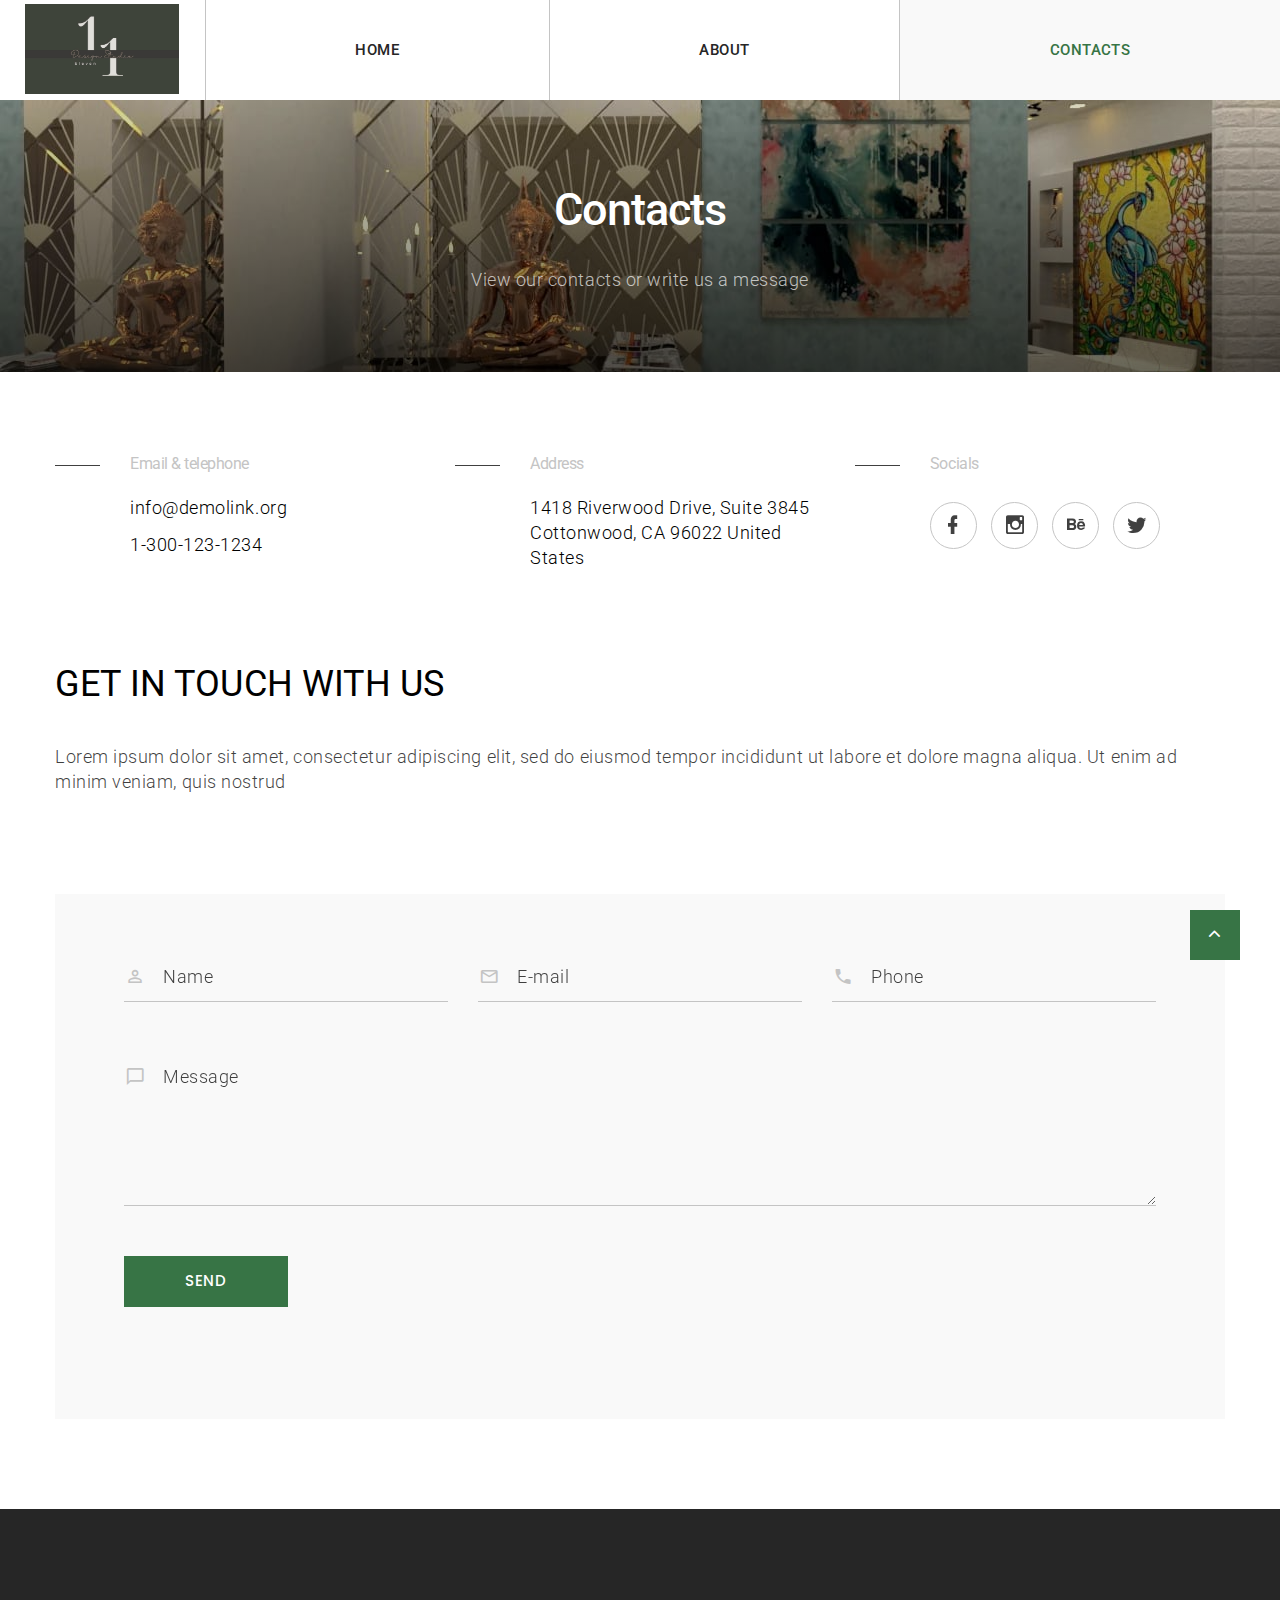
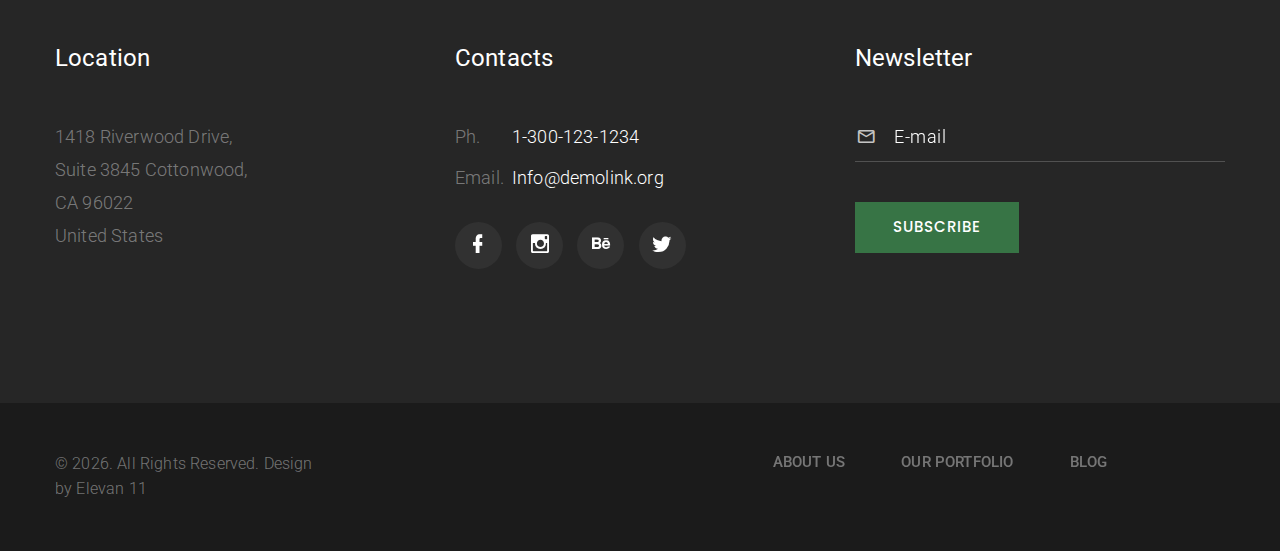
<file: site/contacts.html>
<!-- Price box minimal-->
<!DOCTYPE html>
<html class="wide wow-animation" lang="en">

<head>
  <title>Contacts</title>
  <meta charset="utf-8">
  <meta name="viewport" content="width=device-width, height=device-height, initial-scale=1.0">
  <meta http-equiv="X-UA-Compatible" content="IE=edge">
  <link rel="icon" href="images/favicon.ico" type="image/x-icon">
  <link rel="stylesheet" type="text/css"
    href="//fonts.googleapis.com/css?family=Poppins:300,400,500,600,700,900%7CRoboto:300,300i,400,400i,500,500i,700,700i,900,900i">
  <link rel="stylesheet" href="css/bootstrap.css">
  <link rel="stylesheet" href="css/fonts.css">
  <link rel="stylesheet" href="css/style.css">
  <style>
    .ie-panel {
      display: none;
      background: #212121;
      padding: 10px 0;
      box-shadow: 3px 3px 5px 0 rgba(0, 0, 0, .3);
      clear: both;
      text-align: center;
      position: relative;
      z-index: 1;
    }

    html.ie-10 .ie-panel,
    html.lt-ie-10 .ie-panel {
      display: block;
    }
  </style>
</head>

<body>
  <div class="ie-panel"><a href="http://windows.microsoft.com/en-US/internet-explorer/"><img
        src="images/ie8-panel/warning_bar_0000_us.jpg" height="42" width="820"
        alt="You are using an outdated browser. For a faster, safer browsing experience, upgrade for free today."></a>
  </div>
  <div class="preloader">
    <div class="preloader-body">
      <div class="cssload-container">
        <div class="cssload-speeding-wheel"></div>
      </div>
      <p>Loading...</p>
    </div>
  </div>
  <div class="page">
    <!-- Page Header-->
    <header class="section page-header">
      <!-- RD Navbar-->
      <div class="rd-navbar-wrap">
        <nav class="rd-navbar rd-navbar-wide" data-layout="rd-navbar-fixed" data-sm-layout="rd-navbar-fixed"
          data-md-layout="rd-navbar-fixed" data-md-device-layout="rd-navbar-fixed" data-lg-layout="rd-navbar-static"
          data-lg-device-layout="rd-navbar-static" data-xl-layout="rd-navbar-static"
          data-xl-device-layout="rd-navbar-static" data-lg-stick-up-offset="46px" data-xl-stick-up-offset="46px"
          data-xxl-stick-up-offset="46px" data-lg-stick-up="true" data-xl-stick-up="true" data-xxl-stick-up="true">
          <div class="rd-navbar-main-outer">
            <div class="rd-navbar-main">
              <!-- RD Navbar Panel-->
              <div class="rd-navbar-panel">
                <!-- RD Navbar Toggle-->
                <button class="rd-navbar-toggle" data-rd-navbar-toggle=".rd-navbar-nav-wrap"><span></span></button>
                <!-- RD Navbar Brand-->
                <div class="rd-navbar-brand"><a class="brand" href="index.html"><img class="brand-logo-dark"
                      src="images/logo-default-465x134.png" alt="" width="232" height="67" /><img
                      class="brand-logo-light" src="images/logo-inverse-86x104.png" alt="" width="86"
                      height="104" /></a>
                </div>
              </div>
              <div class="rd-navbar-nav-wrap">
                <!-- RD Navbar Nav-->
                <ul class="rd-navbar-nav">
                  <li class="rd-nav-item"><a class="rd-nav-link" href="index.html">Home</a>
                  </li>
                  <li class="rd-nav-item"><a class="rd-nav-link" href="about-us.html">About</a>
                  </li>
                  <!-- <li class="rd-nav-item"><a class="rd-nav-link" href="typography.html">Typography</a>
                  </li> -->
                  <li class="rd-nav-item active"><a class="rd-nav-link" href="contacts.html">Contacts</a>
                  </li>
                </ul>
              </div>
            </div>
          </div>
        </nav>
      </div>
    </header>
    <section class="breadcrumbs-custom bg-image context-dark"
      style="background-image: url(images/breadcrumbs-bg-6.jpg);">
      <div class="container">
        <h3 class="breadcrumbs-custom-title">Contacts</h3>
        <pre-footer-classic class="breadcrumbs-custom-subtitle">View our contacts or write us a
          message</pre-footer-classic>
      </div>
    </section>
    <!-- Blurb minimal-->
    <section class="section section-md bg-default">
      <div class="container">
        <div class="row row-40">
          <div class="col-sm-6 col-md-4">
            <div class="box-lined">
              <div class="box-lined-body">
                <h6 class="box-lined-title">Email & telephone</h6>
                <ul class="box-lined-list text-black">
                  <li><a class="big link-default" href="mailto:#">info@demolink.org</a></li>
                  <li><a class="big link-default" href="tel:#">1-300-123-1234</a></li>
                </ul>
              </div>
            </div>
          </div>
          <div class="col-sm-6 col-md-4">
            <div class="box-lined">
              <div class="box-lined-body">
                <h6 class="box-lined-title">Address</h6>
                <ul class="box-lined-list text-black">
                  <li class="big">1418 Riverwood Drive, Suite 3845 Cottonwood, CA 96022 United States</li>
                </ul>
              </div>
            </div>
          </div>
          <div class="col-sm-12 col-md-4">
            <div class="box-lined">
              <div class="box-lined-body">
                <h6 class="box-lined-title">Socials</h6>
                <ul class="list-inline list-inline-sm">
                  <li><a class="icon icon-sm icon-bordered link-default mdi mdi-facebook" href="#"></a></li>
                  <li><a class="icon icon-sm icon-bordered link-default mdi mdi-instagram" href="#"></a></li>
                  <li><a class="icon icon-sm icon-bordered link-default mdi mdi-behance" href="#"></a></li>
                  <li><a class="icon icon-sm icon-bordered link-default mdi mdi-twitter" href="#"></a></li>
                </ul>
              </div>
            </div>
          </div>
        </div>
      </div>
    </section>
    <!-- Get in touch with us-->
    <section class="section section-md bg-default">
      <div class="container">
        <h4>Get in touch with us</h4>
        <p class="big">Lorem ipsum dolor sit amet, consectetur adipiscing elit, sed do eiusmod tempor incididunt ut
          labore et dolore magna aliqua. Ut enim ad minim veniam, quis nostrud</p>
        <!-- RD Mailform-->
        <form class="rd-form rd-mailform form-boxed" data-form-output="form-output-global" data-form-type="contact"
          method="post" action="bat/rd-mailform.php">
          <div class="row row-50">
            <div class="col-lg-4">
              <div class="form-wrap form-wrap-icon">
                <div class="form-icon mdi mdi-account-outline"></div>
                <input class="form-input" id="contact-name" type="text" name="name" data-constraints="@Required">
                <label class="form-label" for="contact-name">Name</label>
              </div>
            </div>
            <div class="col-lg-4">
              <div class="form-wrap form-wrap-icon">
                <div class="form-icon mdi mdi-email-outline"></div>
                <input class="form-input" id="contact-email" type="email" name="email"
                  data-constraints="@Email @Required">
                <label class="form-label" for="contact-email">E-mail</label>
              </div>
            </div>
            <div class="col-lg-4">
              <div class="form-wrap form-wrap-icon">
                <div class="form-icon mdi mdi-phone"></div>
                <input class="form-input" id="contact-phone" type="text" name="phone" data-constraints="@Numeric">
                <label class="form-label" for="contact-phone">Phone</label>
              </div>
            </div>
            <div class="col-12">
              <div class="form-wrap form-wrap-icon">
                <div class="form-icon mdi mdi-message-outline"></div>
                <label class="form-label" for="contact-message">Message</label>
                <textarea class="form-input" id="contact-message" name="message"
                  data-constraints="@Required"></textarea>
              </div>
            </div>
            <div class="col-md-12">
              <button class="button button-default" type="submit">Send</button>
            </div>
          </div>
        </form>
      </div>
    </section>
    <!-- Page Footer-->
    <div class="pre-footer-classic bg-gray-700 context-dark">
      <div class="container">
        <div class="row row-30 justify-content-lg-between">
          <div class="col-sm-6 col-lg-3 col-xl-3">
            <h5>Location</h5>
            <ul class="list list-sm">
              <li>
                <p>1418 Riverwood Drive,</p>
              </li>
              <li>
                <p>Suite 3845 Cottonwood,</p>
              </li>
              <li>
                <p>CA 96022</p>
              </li>
              <li>
                <p>United States</p>
              </li>
            </ul>
          </div>
          <div class="col-sm-6 col-lg-4 col-xl-3">
            <h5>Contacts</h5>
            <dl class="list-terms-custom">
              <dt>Ph.</dt>
              <dd><a class="link-default" href="tel:#">1-300-123-1234</a></dd>
            </dl>
            <dl class="list-terms-custom">
              <dt>Email.</dt>
              <dd><a class="link-default" href="mailto:#">Info@demolink.org</a></dd>
            </dl>
            <ul class="list-inline list-inline-sm">
              <li><a class="icon icon-sm icon-gray-filled icon-circle mdi mdi-facebook" href="#"></a></li>
              <li><a class="icon icon-sm icon-gray-filled icon-circle mdi mdi-instagram" href="#"></a></li>
              <li><a class="icon icon-sm icon-gray-filled icon-circle mdi mdi-behance" href="#"></a></li>
              <li><a class="icon icon-sm icon-gray-filled icon-circle mdi mdi-twitter" href="#"></a></li>
            </ul>
          </div>
          <div class="col-lg-4">
            <h5>Newsletter</h5>
            <form class="rd-form rd-mailform" data-form-output="form-output-global" data-form-type="contact"
              method="post" action="bat/rd-mailform.php">
              <div class="form-wrap form-wrap-icon">
                <div class="form-icon mdi mdi-email-outline"></div>
                <input class="form-input" id="footer-email" type="email" name="email"
                  data-constraints="@Email @Required">
                <label class="form-label" for="footer-email">E-mail</label>
              </div>
              <div class="button-wrap">
                <button class="button button-default button-invariable" type="submit">Subscribe</button>
              </div>
            </form>
          </div>
        </div>
      </div>
    </div>
    <footer class="section footer-classic context-dark text-center">
      <div class="container">
        <div class="row row-15 justify-content-lg-between">
          <div class="col-lg-4 col-xl-3 text-lg-left">
            <p class="rights"><span>&copy;&nbsp;</span><span class="copyright-year"></span>. All Rights Reserved. Design
              by <a href="#">Elevan 11</a></p>
          </div>
          <div class="col-lg-5 col-xl-6">
            <ul class="list-inline list-inline-lg text-uppercase">
              <li><a href="about-us.html">About us</a></li>
              <li><a href="#">Our Portfolio</a></li>
              <li><a href="#">Blog</a></li>
            </ul>
          </div>
        </div>
      </div>
    </footer>
  </div>
  <div class="snackbars" id="form-output-global"></div>
  <script src="js/core.min.js"></script>
  <script src="js/script.js"></script>
</body>

</html>
</file>
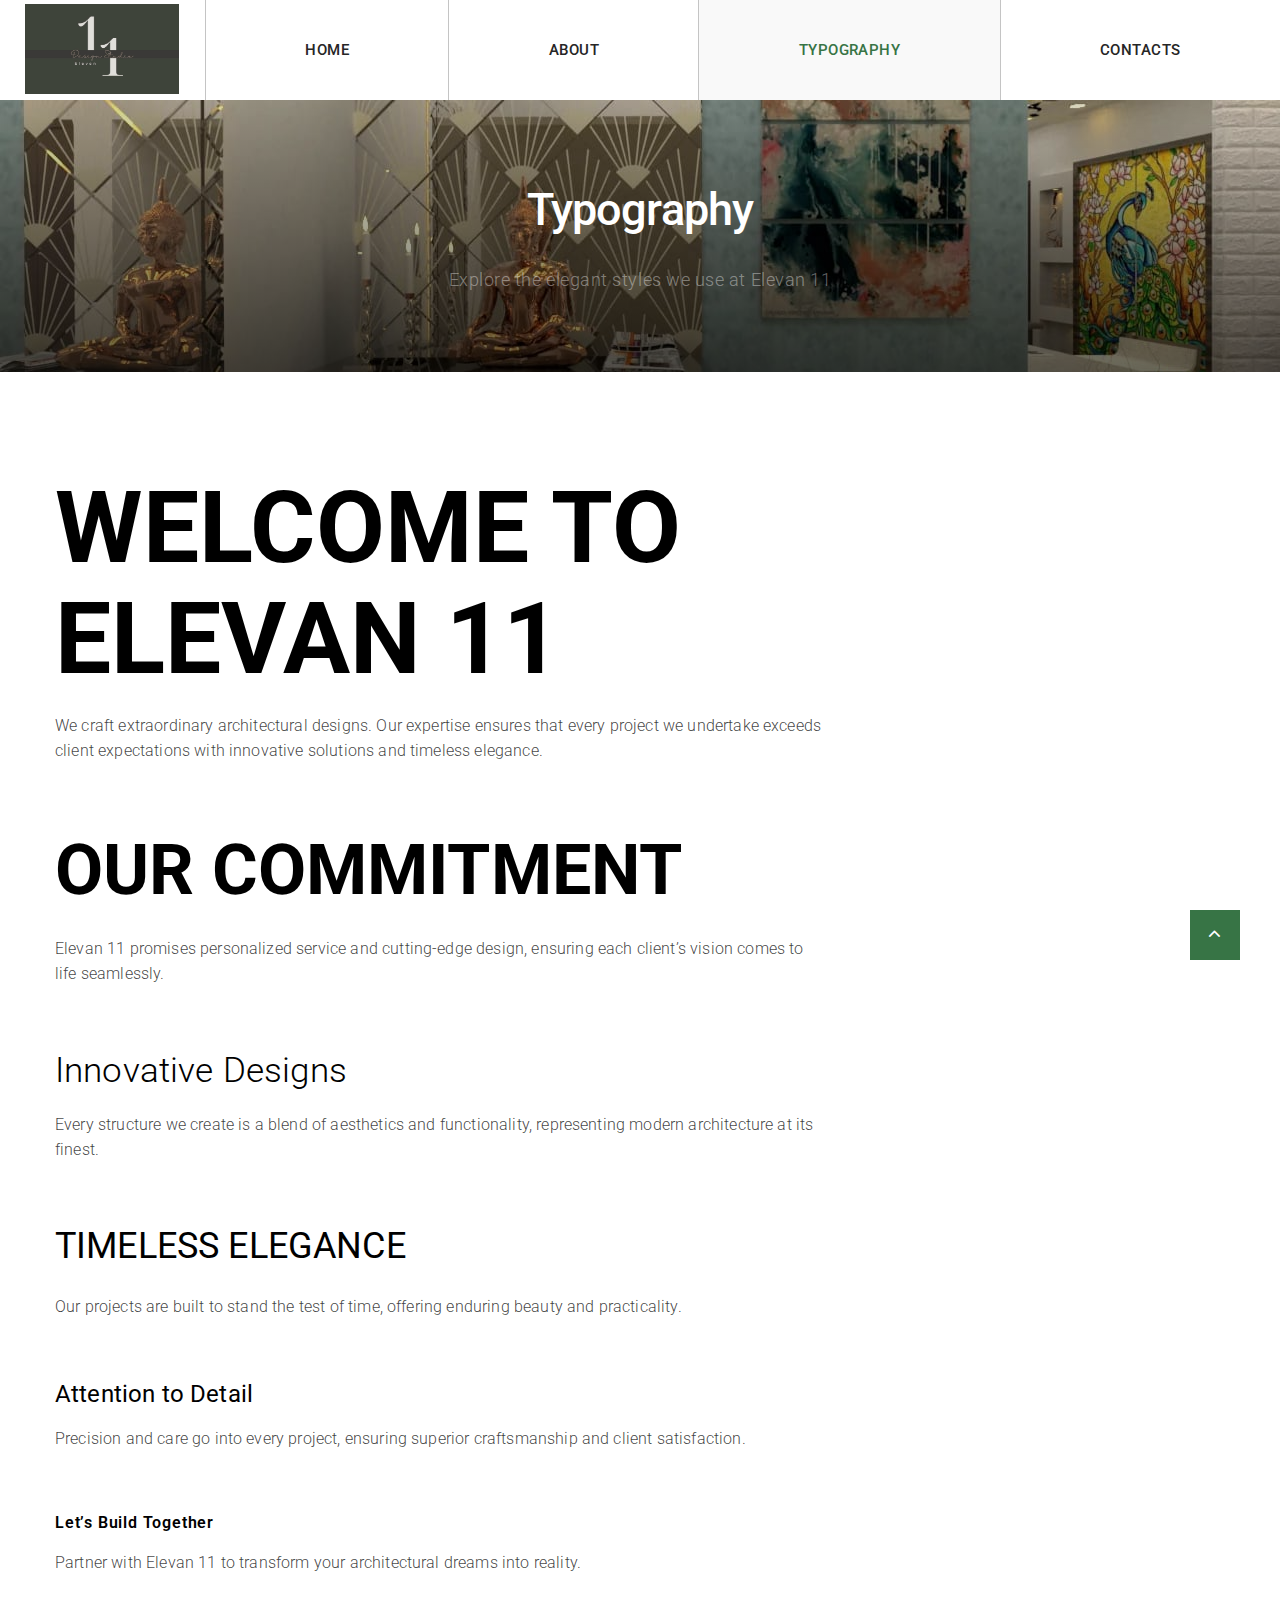
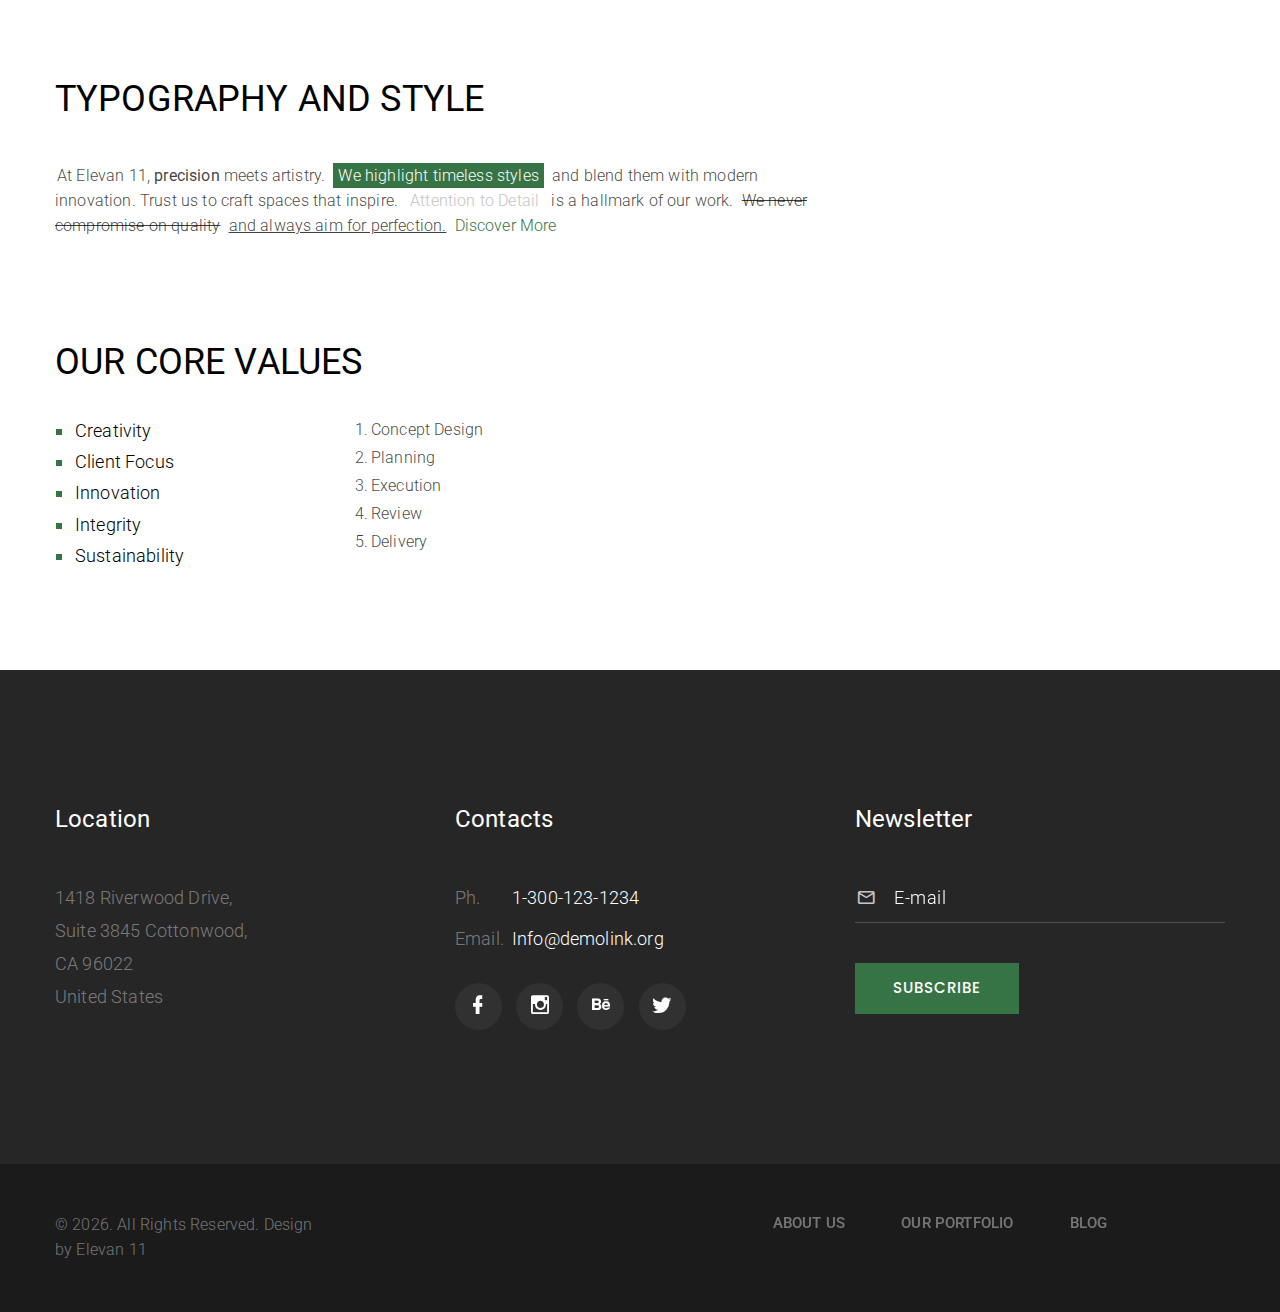
<file: site/typography.html>
<!-- Updated Code for "Elevan 11" Architecture Business -->
<!DOCTYPE html>
<html class="wide wow-animation" lang="en">

<head>
  <title> Typography</title>
  <meta charset="utf-8">
  <meta name="viewport" content="width=device-width, height=device-height, initial-scale=1.0">
  <meta http-equiv="X-UA-Compatible" content="IE=edge">
  <link rel="icon" href="images/favicon.ico" type="image/x-icon">
  <link rel="stylesheet" type="text/css"
    href="//fonts.googleapis.com/css?family=Poppins:300,400,500,600,700,900%7CRoboto:300,300i,400,400i,500,500i,700,700i,900,900i">
  <link rel="stylesheet" href="css/bootstrap.css">
  <link rel="stylesheet" href="css/fonts.css">
  <link rel="stylesheet" href="css/style.css">
  <style>
    .ie-panel {
      display: none;
      background: #212121;
      padding: 10px 0;
      box-shadow: 3px 3px 5px 0 rgba(0, 0, 0, .3);
      clear: both;
      text-align: center;
      position: relative;
      z-index: 1;
    }

    html.ie-10 .ie-panel,
    html.lt-ie-10 .ie-panel {
      display: block;
    }
  </style>
</head>

<body>
  <div class="ie-panel"><a href="http://windows.microsoft.com/en-US/internet-explorer/"><img
        src="images/ie8-panel/warning_bar_0000_us.jpg" height="42" width="820"
        alt="You are using an outdated browser. For a faster, safer browsing experience, upgrade for free today."></a>
  </div>
  <div class="preloader">
    <div class="preloader-body">
      <div class="cssload-container">
        <div class="cssload-speeding-wheel"></div>
      </div>
      <p>Loading...</p>
    </div>
  </div>
  <div class="page">
    <!-- Page Header -->
    <header class="section page-header">
      <!-- RD Navbar -->
      <div class="rd-navbar-wrap">
        <nav class="rd-navbar rd-navbar-wide" data-layout="rd-navbar-fixed" data-sm-layout="rd-navbar-fixed"
          data-md-layout="rd-navbar-fixed" data-md-device-layout="rd-navbar-fixed" data-lg-layout="rd-navbar-static"
          data-lg-device-layout="rd-navbar-static" data-xl-layout="rd-navbar-static"
          data-xl-device-layout="rd-navbar-static" data-lg-stick-up-offset="46px" data-xl-stick-up-offset="46px"
          data-xxl-stick-up-offset="46px" data-lg-stick-up="true" data-xl-stick-up="true" data-xxl-stick-up="true">
          <div class="rd-navbar-main-outer">
            <div class="rd-navbar-main">
              <!-- RD Navbar Panel -->
              <div class="rd-navbar-panel">
                <!-- RD Navbar Toggle -->
                <button class="rd-navbar-toggle" data-rd-navbar-toggle=".rd-navbar-nav-wrap"><span></span></button>
                <!-- RD Navbar Brand -->
                <div class="rd-navbar-brand"><a class="brand" href="index.html"><img class="brand-logo-dark"
                      src="images/logo-default-465x134.png" alt="Elevan 11 Logo" width="232" height="67" /><img
                      class="brand-logo-light" src="images/logo-inverse-86x104.png" alt="Elevan 11 Logo" width="86"
                      height="104" /></a>
                </div>
              </div>
              <div class="rd-navbar-nav-wrap">
                <!-- RD Navbar Nav -->
                <ul class="rd-navbar-nav">
                  <li class="rd-nav-item"><a class="rd-nav-link" href="index.html">Home</a>
                  </li>
                  <li class="rd-nav-item"><a class="rd-nav-link" href="about-us.html">About</a>
                  </li>
                  <li class="rd-nav-item active"><a class="rd-nav-link" href="typography.html">Typography</a>
                  </li>
                  <li class="rd-nav-item"><a class="rd-nav-link" href="contacts.html">Contacts</a>
                  </li>
                </ul>
              </div>
            </div>
          </div>
        </nav>
      </div>
    </header>
    <section class="breadcrumbs-custom bg-image context-dark"
      style="background-image: url(images/breadcrumbs-bg-6.jpg);">
      <div class="container">
        <h3 class="breadcrumbs-custom-title">Typography</h3>
        <p class="breadcrumbs-custom-subtitle">Explore the elegant styles we use at Elevan 11</p>
      </div>
    </section>
    <!-- Base Typography -->
    <section class="section section-lg bg-default">
      <div class="container">
        <div class="row">
          <div class="col-xl-8">
            <ul class="list-xl">
              <li>
                <h1>Welcome to Elevan 11</h1>
                <p>We craft extraordinary architectural designs. Our expertise ensures that every project we undertake
                  exceeds client expectations with innovative solutions and timeless elegance.</p>
              </li>
              <li>
                <h2>Our Commitment</h2>
                <p>Elevan 11 promises personalized service and cutting-edge design, ensuring each client’s vision comes
                  to life seamlessly.</p>
              </li>
              <li>
                <h3>Innovative Designs</h3>
                <p>Every structure we create is a blend of aesthetics and functionality, representing modern
                  architecture
                  at its finest.</p>
              </li>
              <li>
                <h4>Timeless Elegance</h4>
                <p>Our projects are built to stand the test of time, offering enduring beauty and practicality.</p>
              </li>
              <li>
                <h5>Attention to Detail</h5>
                <p>Precision and care go into every project, ensuring superior craftsmanship and client satisfaction.
                </p>
              </li>
              <li>
                <h6>Let’s Build Together</h6>
                <p>Partner with Elevan 11 to transform your architectural dreams into reality.</p>
              </li>
            </ul>
          </div>
        </div>
      </div>
    </section>
    <!-- HTML Text Elements -->
    <section class="section section-lg bg-default">
      <div class="container">
        <div class="row">
          <div class="col-lg-10 col-xl-8">
            <h4>Typography and Style</h4>
            <p class="text-block">
              <span>At Elevan 11, <b>precision</b> meets artistry. </span>
              <mark>We highlight timeless styles</mark>
              <span> and blend them with modern innovation. Trust us to craft spaces that inspire.</span>
              <span class="tooltip-custom" data-toggle="tooltip" data-placement="top"
                title="Attention to Detail">Attention to Detail</span>
              <span> is a hallmark of our work.</span>
              <span class="text-strike">We never compromise on quality</span>
              <span class="text-underline">and always aim for perfection.</span>
              <a href="#">Discover More</a>
            </p>
          </div>
        </div>
      </div>
    </section>
    <!-- Unordered List -->
    <section class="section section-lg bg-default">
      <div class="container">
        <h4>Our Core Values</h4>
        <div class="row row-30">
          <div class="col-md-6 col-xl-3">
            <ul class="list-marked list-marked-small">
              <li>Creativity</li>
              <li>Client Focus</li>
              <li>Innovation</li>
              <li>Integrity</li>
              <li>Sustainability</li>
            </ul>
          </div>
          <div class="col-md-6 col-xl-3">
            <ol class="list-ordered">
              <li>Concept Design</li>
              <li>Planning</li>
              <li>Execution</li>
              <li>Review</li>
              <li>Delivery</li>
            </ol>
          </div>
        </div>
      </div>
    </section>
    <!-- Page Footer-->
    <div class="pre-footer-classic bg-gray-700 context-dark">
      <div class="container">
        <div class="row row-30 justify-content-lg-between">
          <div class="col-sm-6 col-lg-3 col-xl-3">
            <h5>Location</h5>
            <ul class="list list-sm">
              <li>
                <p>1418 Riverwood Drive,</p>
              </li>
              <li>
                <p>Suite 3845 Cottonwood,</p>
              </li>
              <li>
                <p>CA 96022</p>
              </li>
              <li>
                <p>United States</p>
              </li>
            </ul>
          </div>
          <div class="col-sm-6 col-lg-4 col-xl-3">
            <h5>Contacts</h5>
            <dl class="list-terms-custom">
              <dt>Ph.</dt>
              <dd><a class="link-default" href="tel:#">1-300-123-1234</a></dd>
            </dl>
            <dl class="list-terms-custom">
              <dt>Email.</dt>
              <dd><a class="link-default" href="mailto:#">Info@demolink.org</a></dd>
            </dl>
            <ul class="list-inline list-inline-sm">
              <li><a class="icon icon-sm icon-gray-filled icon-circle mdi mdi-facebook" href="#"></a></li>
              <li><a class="icon icon-sm icon-gray-filled icon-circle mdi mdi-instagram" href="#"></a></li>
              <li><a class="icon icon-sm icon-gray-filled icon-circle mdi mdi-behance" href="#"></a></li>
              <li><a class="icon icon-sm icon-gray-filled icon-circle mdi mdi-twitter" href="#"></a></li>
            </ul>
          </div>
          <div class="col-lg-4">
            <h5>Newsletter</h5>
            <form class="rd-form rd-mailform" data-form-output="form-output-global" data-form-type="contact"
              method="post" action="bat/rd-mailform.php">
              <div class="form-wrap form-wrap-icon">
                <div class="form-icon mdi mdi-email-outline"></div>
                <input class="form-input" id="footer-email" type="email" name="email"
                  data-constraints="@Email @Required">
                <label class="form-label" for="footer-email">E-mail</label>
              </div>
              <div class="button-wrap">
                <button class="button button-default button-invariable" type="submit">Subscribe</button>
              </div>
            </form>
          </div>
        </div>
      </div>
    </div>
    <footer class="section footer-classic context-dark text-center">
      <div class="container">
        <div class="row row-15 justify-content-lg-between">
          <div class="col-lg-4 col-xl-3 text-lg-left">
            <p class="rights"><span>&copy;&nbsp;</span><span class="copyright-year"></span>. All Rights Reserved. Design
              by <a href="#">Elevan 11</a></p>
          </div>
          <div class="col-lg-5 col-xl-6">
            <ul class="list-inline list-inline-lg text-uppercase">
              <li><a href="about-us.html">About us</a></li>
              <li><a href="#">Our Portfolio</a></li>
              <li><a href="#">Blog</a></li>
            </ul>
          </div>
        </div>
      </div>
    </footer>
  </div>
  <div class="snackbars" id="form-output-global"></div>
  <script src="js/core.min.js"></script>
  <script src="js/script.js"></script>
</body>

</html>
</file>
<file: site/css/style.css>
@charset "UTF-8";

/*
* Trunk version 2.0.1
*/
/*
* Contexts
*/
.context-dark,
.bg-gray-700,
.bg-primary,
.context-dark h1,
.bg-gray-700 h1,
.bg-primary h1,
.context-dark h2,
.bg-gray-700 h2,
.bg-primary h2,
.context-dark h3,
.bg-gray-700 h3,
.bg-primary h3,
.context-dark h4,
.bg-gray-700 h4,
.bg-primary h4,
.context-dark h5,
.bg-gray-700 h5,
.bg-primary h5,
.context-dark h6,
.bg-gray-700 h6,
.bg-primary h6,
.context-dark [class^='heading-'],
.bg-gray-700 [class^='heading-'],
.bg-primary [class^='heading-'] {
	color: #ffffff;
}

.context-dark p,
.bg-gray-700 p,
.bg-primary p {
	color: rgba(255, 255, 255, 0.4);
}

a:focus,
button:focus {
	outline: none !important;
}

button::-moz-focus-inner {
	border: 0;
}

*:focus {
	outline: none;
}

blockquote {
	padding: 0;
	margin: 0;
}

input,
button,
select,
textarea {
	outline: none;
}

label {
	margin-bottom: 0;
}

p {
	margin: 0;
}

ul,
ol {
	list-style: none;
	padding: 0;
	margin: 0;
}

ul li,
ol li {
	display: block;
}

dl {
	margin: 0;
}

dt,
dd {
	line-height: inherit;
}

dt {
	font-weight: inherit;
}

dd {
	margin-bottom: 0;
}

cite {
	font-style: normal;
}

form {
	margin-bottom: 0;
}

blockquote {
	padding-left: 0;
	border-left: 0;
}

address {
	margin-top: 0;
	margin-bottom: 0;
}

figure {
	margin-bottom: 0;
}

html p a:hover {
	text-decoration: none;
}

/*
* Typography
*/
body {
	font-family: "Roboto", sans-serif;
	font-size: 16px;
	line-height: 1.5625;
	font-weight: 300;
	letter-spacing: 0.01em;
	color: rgba(0, 0, 0, 0.75);
	background-color: #ffffff;
	-webkit-text-size-adjust: none;
	-webkit-font-smoothing: subpixel-antialiased;
}

h1,
h2,
h3,
h4,
h5,
h6,
[class^='heading-'] {
	margin-top: 0;
	margin-bottom: 0;
	font-weight: 700;
	color: #000000;
}

h1 a,
h2 a,
h3 a,
h4 a,
h5 a,
h6 a,
[class^='heading-'] a {
	color: inherit;
}

h1 a:hover,
h2 a:hover,
h3 a:hover,
h4 a:hover,
h5 a:hover,
h6 a:hover,
[class^='heading-'] a:hover {
	color: #377445;
}

h1,
.heading-1 {
	font-size: 32px;
	line-height: 1.2;
	text-transform: uppercase;
}

@media (min-width: 1200px) {

	h1,
	.heading-1 {
		font-size: 100px;
		line-height: 1.11;
	}
}

h2,
.heading-2 {
	font-size: 28px;
	line-height: 1.3;
	text-transform: uppercase;
}

@media (min-width: 1200px) {

	h2,
	.heading-2 {
		font-size: 70px;
		line-height: 1.34286;
	}
}

h3,
.heading-3 {
	font-size: 24px;
	font-weight: 300;
	line-height: 1.4;
}

@media (min-width: 1200px) {

	h3,
	.heading-3 {
		font-size: 35px;
	}
}

@media (min-width: 1600px) {

	h3,
	.heading-3 {
		font-size: 45px;
		line-height: 1.13333;
	}
}

h4,
.heading-4 {
	font-size: 22px;
	font-weight: 400;
	line-height: 1.5;
	text-transform: uppercase;
}

@media (min-width: 1200px) {

	h4,
	.heading-4 {
		font-size: 36px;
		line-height: 1.36111;
	}
}

h5,
.heading-5 {
	font-size: 20px;
	font-weight: 400;
	line-height: 1.5;
}

@media (min-width: 1200px) {

	h5,
	.heading-5 {
		font-size: 24px;
		line-height: 1.33333;
	}
}

h6,
.heading-6 {
	font-size: 16px;
	font-weight: 600;
	line-height: 1.5;
	letter-spacing: 0.05em;
}

@media (min-width: 1200px) {

	h6,
	.heading-6 {
		font-size: 16px;
		line-height: 1.5;
	}
}

small,
.small {
	display: block;
	font-size: 12px;
	line-height: 1.5;
}

mark,
.mark {
	padding: 3px 5px;
	color: #ffffff;
	background: #377445;
}

.big,
.big-text {
	font-size: 16px;
	line-height: 1.77778;
	letter-spacing: 0.03em;
}

@media (min-width: 1200px) {

	.big,
	.big-text {
		font-size: 18px;
		line-height: 25px;
	}
}

.big-2 {
	font-size: 18px;
	line-height: 28px;
	font-weight: 300;
	letter-spacing: 0.01em;
}

@media (min-width: 1200px) {
	.big-2 {
		font-size: 24px;
		line-height: 34px;
	}
}

.big-custom {
	color: rgba(0, 0, 0, 0.3);
}

.lead {
	font-size: 24px;
	line-height: 34px;
	font-weight: 300;
}

code {
	padding: 10px 5px;
	border-radius: 0.2rem;
	font-size: 90%;
	color: #1b1b1b;
	background: #f9f9f9;
}

p [data-toggle='tooltip'] {
	padding-left: .25em;
	padding-right: .25em;
	color: #c4c4c4;
}

p [style*='max-width'] {
	display: inline-block;
}

::selection {
	background: #377445;
	color: #ffffff;
}

::-moz-selection {
	background: #377445;
	color: #ffffff;
}

h3.custom-title {
	display: flex;
}

h3.custom-title:before {
	content: "";
	position: relative;
	top: 0.7em;
	display: block;
	width: 20px;
	margin-right: 10px;
	flex-shrink: 0;
	border-top: 1px solid;
	color: inherit;
}

@media (min-width: 1200px) {
	h3.custom-title:before {
		top: 0.6em;
		width: 71px;
		margin-right: 33px;
	}

	h3.custom-title-small:before {
		top: 0.7em;
		width: 37px;
		margin-right: 22px;
	}
}

h6.custom-title {
	display: flex;
	font-weight: 500;
	letter-spacing: 0.1em;
	text-transform: uppercase;
}

h6.custom-title:before {
	content: "";
	position: relative;
	top: 0.7em;
	width: 20px;
	display: block;
	margin-right: 10px;
	flex-shrink: 0;
	border-top: 1px solid;
	color: #c4c4c4;
}

@media (min-width: 1200px) {
	h6.custom-title:before {
		top: 0.8em;
		width: 120px;
		margin-right: 22px;
	}
}

.big-title-wrap {
	position: relative;
	text-align: center;
}

.big-title-wrap>* {
	letter-spacing: -0.02em;
}

.big-title {
	font-size: 130px;
	font-weight: 700;
	line-height: 1;
	color: rgba(0, 0, 0, 0.05);
}

.big-title-text {
	margin-top: 10px;
	font-weight: 400;
}

@media (min-width: 768px) {
	.big-title {
		font-size: 200px;
	}

	.big-title-text {
		position: absolute;
		top: 50%;
		width: 100%;
		margin-top: 0;
	}
}

.text-normal {
	text-transform: none;
}

.title-bold {
	font-weight: 900;
	color: #e5e5e5;
	letter-spacing: 0.3em;
}

*+.title-bold {
	margin-top: 30px;
}

@media (min-width: 1600px) {
	*+.title-bold {
		margin-top: 50px;
	}
}

.paragraph-custom {
	font-size: 13px;
	color: rgba(0, 0, 0, 0.75);
}

.banner img {
	width: 100%;
}

.banner-top {
	display: none;
}

@media (min-width: 1200px) {
	.banner-top {
		display: block;
	}
}

/*
* Brand
*/
.brand {
	display: inline-block;
}

.brand .brand-logo-light {
	display: none;
}

.brand .brand-logo-dark {
	display: block;
}

/*
* Links
*/
a {
	transition: all 0.3s ease-in-out;
}

a,
a:focus,
a:active,
a:hover {
	text-decoration: none;
}

a,
a:focus,
a:active {
	color: #377445;
}

a:hover {
	color: rgba(0, 0, 0, 0.75);
}

a[href*='tel'],
a[href*='mailto'] {
	white-space: nowrap;
}

.link-hover {
	color: rgba(0, 0, 0, 0.75);
}

.link-press {
	color: rgba(0, 0, 0, 0.75);
}

.link-default {
	color: inherit;
}

.link-default:hover {
	color: #377445;
}

.link-default-2 {
	color: #000000;
}

.link-default-2:hover {
	color: #377445;
}

.link-black {
	color: #000000;
}

.link-black:hover {
	color: #377445;
}

.link-gray-300 {
	color: #c4c4c4;
}

.link-gray-300:hover {
	color: #377445;
}

.privacy-link {
	display: inline-block;
}

*+.privacy-link {
	margin-top: 40px;
}

/*
* Blocks
*/
.block-sm,
.block-lg {
	margin-left: auto;
	margin-right: auto;
}

.block-sm {
	max-width: 560px;
}

.block-lg {
	max-width: 768px;
}

.block-1-custom {
	max-width: 300px;
	color: #000000;
}

@media (min-width: 576px) {
	.block-1-custom {
		margin-left: auto;
		margin-right: auto;
	}
}

.block-2-custom {
	max-width: 210px;
}

@media (min-width: 576px) {
	.block-2-custom {
		margin-left: auto;
		margin-right: auto;
	}
}

/*
* Blurb
*/
.blurb-minimal {
	text-align: center;
}

.blurb-minimal-icon {
	display: inline-block;
	color: #377445;
	font-size: 90px;
	line-height: 0.9;
}

.blurb-minimal-title {
	font-weight: 400;
}

.blurb-minimal-exeption {
	font-weight: 400;
	line-height: 1.53;
	color: rgba(0, 0, 0, 0.5);
}

*+.blurb-minimal-exeption {
	margin-top: 12px;
}

@media (min-width: 992px) {
	.blurb-minimal {
		text-align: left;
	}
}

@media (min-width: 1200px) {
	*+.blurb-minimal-exeption {
		margin-top: 19px;
	}
}

.blurb-hover {
	padding: 26px 24px;
	box-shadow: 0 0 40px rgba(0, 0, 0, 0.3);
}

.blurb-hover-header {
	display: flex;
	justify-content: space-between;
	align-items: flex-start;
}

.blurb-hover-icon {
	color: #377445;
	font-size: 50px;
	line-height: 1.1;
}

.blurb-hover-secondary .blurb-hover-icon {
	color: #ffeb38;
}

.blurb-hover-gray .blurb-hover-icon {
	color: rgba(255, 255, 255, 0.1);
}

.blurb-hover-counter {
	color: rgba(255, 255, 255, 0.2);
}

.blurb-hover-exeption {
	color: rgba(255, 255, 255, 0.4);
}

.blurb-hover-title {
	font-weight: 400;
}

*+.blurb-hover-title {
	margin-top: 13px;
}

*+.blurb-hover-exeption {
	margin-top: 18px;
}

@media (min-width: 992px) {
	.blurb-hover {
		transition: .3s;
		box-shadow: 0 0 40px rgba(0, 0, 0, 0);
	}

	.blurb-hover:hover {
		box-shadow: 0 0 40px rgba(0, 0, 0, 0.3);
	}
}

.blurb-boxed {
	padding: 20px 15px;
	box-shadow: 0 0 0 1px #c4c4c4;
	transition: .3s;
}

.blurb-boxed:hover {
	box-shadow: 0 0 50px rgba(0, 0, 0, 0.15);
}

.blurb-boxed-header {
	display: flex;
	justify-content: space-between;
	align-items: flex-start;
}

.blurb-boxed-icon {
	color: #c4c4c4;
	font-size: 34px;
	line-height: 1.1;
}

.blurb-boxed-title {
	font-weight: 400;
}

.blurb-boxed-list a {
	color: rgba(0, 0, 0, 0.75);
	font-weight: 400;
}

.blurb-boxed-list a:hover {
	color: #377445;
	text-decoration: underline;
}

.blurb-boxed-list li+li {
	margin-top: 6px;
}

*+.blurb-boxed-list {
	margin-top: 4px;
}

@media (min-width: 992px) {
	.blurb-boxed {
		padding: 30px 30px;
	}
}

@media (min-width: 1200px) {
	.blurb-boxed-icon {
		font-size: 47px;
	}
}

@media (min-width: 1600px) {
	.blurb-boxed {
		padding: 48px 62px;
	}
}

/*
* Boxes
*/
.box-minimal {
	text-align: center;
}

.box-minimal .box-minimal-icon {
	font-size: 50px;
	line-height: 50px;
	color: #377445;
}

.box-minimal-divider {
	width: 36px;
	height: 4px;
	margin-left: auto;
	margin-right: auto;
	background: #377445;
}

.box-minimal-text {
	width: 100%;
	max-width: 320px;
	margin-left: auto;
	margin-right: auto;
}

*+.box-minimal {
	margin-top: 30px;
}

*+.box-minimal-title {
	margin-top: 10px;
}

*+.box-minimal-divider {
	margin-top: 20px;
}

*+.box-minimal-text {
	margin-top: 15px;
}

.context-dark .box-minimal p,
.bg-gray-700 .box-minimal p,
.bg-primary .box-minimal p {
	color: rgba(0, 0, 0, 0.75);
}

.box-counter {
	max-width: 229px;
	padding: 11px 39px 19px;
	text-align: left;
	background: #f9f9f9;
	box-shadow: 0 4px 4px rgba(0, 0, 0, 0.25);
	border-radius: 4px;
}

.box-counter .box-counter-title {
	position: relative;
	display: inline-block;
	padding-left: 45px;
	font-size: 15px;
	font-weight: 400;
	line-height: 1.33;
	letter-spacing: .01em;
	text-transform: uppercase;
}

.box-counter .box-counter-title:before {
	content: "";
	position: absolute;
	left: 0;
	top: 9px;
	width: 29px;
	height: 1px;
	background: #c4c4c4;
}

.box-counter .box-counter-main {
	display: flex;
	flex-direction: row;
	font-size: 65px;
	font-weight: 300;
	line-height: 1.2;
	letter-spacing: .01em;
}

.box-counter .box-counter-main>* {
	font: inherit;
}

.box-counter .box-counter-main .small {
	font-size: 28px;
}

.box-counter .box-counter-main .small_top {
	position: relative;
	top: .3em;
	padding-left: 5px;
}

.box-counter .box-counter-main .icon {
	margin-top: .4em;
	padding-left: 5px;
	font-size: 36px;
	line-height: 1;
	color: #377445;
}

.box-counter *+.box-counter-title {
	margin-top: 1px;
}

.box-counter *+.box-counter-main {
	margin-top: 20px;
}

.box-counter-1 {
	padding: 0 39px;
	background: transparent;
	box-shadow: none;
}

@media (min-width: 1200px) {
	.box-counter .box-counter-main {
		font-size: 80px;
	}

	.box-counter .box-counter-main .small {
		font-size: 24px;
	}

	.box-counter .box-counter-main .small_top {
		top: 1em;
		padding-left: 10px;
	}

	.box-counter .box-counter-main .icon {
		margin-top: .5em;
		padding-left: 9px;
	}

	.box-counter *+.box-counter-main {
		margin-top: 30px;
	}

	.box-counter-1 .box-counter-main {
		font-size: 65px;
	}

	.box-counter-2 {
		max-width: 249px;
		padding: 21px 29px 19px 49px;
	}
}

.text-center .box-counter {
	margin-left: auto;
	margin-right: auto;
}

*+.box-counter {
	margin-top: 30px;
}

@media (min-width: 1200px) {
	*+.box-counter {
		margin-top: 85px;
	}
}

.context-dark .box-counter,
.bg-gray-700 .box-counter,
.bg-primary .box-counter {
	background: rgba(0, 0, 0, 0.15);
	box-shadow: none;
}

.context-dark .box-counter-1,
.bg-gray-700 .box-counter-1,
.bg-primary .box-counter-1 {
	background: transparent;
}

.context-dark .box-counter-1 .box-counter-main .icon,
.bg-gray-700 .box-counter-1 .box-counter-main .icon,
.bg-primary .box-counter-1 .box-counter-main .icon {
	color: #ffeb38;
}

.context-dark .box-counter-title:before,
.bg-gray-700 .box-counter-title:before,
.bg-primary .box-counter-title:before {
	background: rgba(255, 255, 255, 0.4);
}

.box-lined {
	display: flex;
}

.box-lined:before {
	content: "";
	position: relative;
	top: 0.8em;
	width: 15px;
	margin-right: 15px;
	flex-shrink: 0;
	border-top: 1px solid;
	color: inherit;
}

.box-lined-title {
	font-weight: 400;
	letter-spacing: -0.03em;
	color: #c4c4c4;
}

.box-lined-list>li+li {
	margin-top: 11px;
}

*+.box-lined-list {
	margin-top: 19px;
}

.box-lined *+.list-inline {
	margin-top: 26px;
}

@media (min-width: 1200px) {
	.box-lined:before {
		width: 45px;
		margin-right: 30px;
	}
}

.box-list>li {
	padding: 20px 30px;
	border: 1px solid #c4c4c4;
}

.box-list>li+li {
	border-top: 0;
}

.box-list .title {
	text-transform: uppercase;
	font-weight: 500;
	letter-spacing: 0.05em;
}

.box-list *+p {
	margin-top: 8px;
}

@media (min-width: 1200px) {
	.box-list>li {
		padding: 31px 54px 36px;
	}
}

.box-image img {
	display: block;
	width: 100%;
}

.box-custom {
	display: flex;
	flex-direction: column;
	justify-content: space-between;
	border: 1px solid #c4c4c4;
	text-align: center;
}

.box-custom .title {
	font-size: 15px;
	font-family: "Poppins", -apple-system, BlinkMacSystemFont, "Segoe UI", Roboto, "Helvetica Neue", Arial, sans-serif;
	color: #000000;
	font-weight: 400;
	letter-spacing: 0.03em;
	text-transform: uppercase;
}

.box-custom .inner-left {
	padding: 20px 15px;
}

.box-custom *+.list-inline {
	margin-top: 22px;
}

.box-custom .inner-right {
	display: flex;
	align-items: center;
	justify-content: center;
	padding: 15px 52px;
	background: #f9f9f9;
	border-top: 1px solid #c4c4c4;
}

.box-custom .inner-right:hover {
	background: #377445;
	color: #ffffff;
}

@media (min-width: 768px) {
	.box-custom {
		flex-direction: row;
		text-align: left;
	}

	.box-custom .inner-left {
		padding: 45px 49px;
	}

	.box-custom .inner-right {
		border-top: 0;
		border-left: 1px solid #c4c4c4;
	}
}

.box-team {
	position: relative;
	max-width: 390px;
	margin-left: auto;
	margin-right: auto;
	overflow: hidden;
}

.box-team img {
	display: block;
	width: 100%;
}

.box-team .title {
	font-weight: 500;
}

.box-team .meta {
	position: absolute;
	left: 26px;
	bottom: 25px;
	max-width: 80%;
	padding: 6px 19px 4px;
	text-align: right;
	background-color: #ffffff;
}

.box-team .position {
	font-size: 16px;
	font-weight: 400;
	color: rgba(0, 0, 0, 0.75);
}

.box-team *+p {
	margin-top: 2px;
}

.desktop .box-team .meta {
	left: -20%;
	opacity: 0;
	transition: .3s;
}

.desktop .box-team:hover .meta {
	left: 26px;
	opacity: 1;
}

.box-team-right .meta {
	left: auto;
	right: 17px;
	bottom: 19px;
}

.desktop .box-team-right .meta {
	left: auto;
	right: -20%;
}

.desktop .box-team-right:hover .meta {
	left: auto;
	right: 17px;
}

.price-box-minimal .text {
	font-size: 15px;
	font-weight: 400;
	text-transform: uppercase;
	color: #377445;
}

.price-box-minimal .price {
	font-weight: 400;
}

.price-box-minimal *+.price {
	margin-top: 3px;
}

.box-counter-custom {
	text-align: center;
	padding: 30px 15px;
}

.box-counter-custom .counter {
	font-size: 180px;
	font-weight: 900;
	line-height: 0.8;
	background-size: cover;
	background-position: center center;
	-webkit-background-clip: text;
	-webkit-text-fill-color: transparent;
	color: #1b1b1b;
}

.box-counter-custom .title {
	text-transform: uppercase;
	font-weight: 400;
	color: #000000;
}

.box-counter-custom *+.title {
	margin-top: 7px;
}

@media (min-width: 768px) {
	.box-counter-custom .counter {
		font-size: 210px;
	}
}

@media (min-width: 1200px) {
	.box-counter-custom {
		padding: 38px 15px;
	}

	.box-counter-custom .counter {
		font-size: 290px;
		line-height: 0.8;
	}
}

.ie-11 .box-counter-custom .counter,
.ie-10 .box-counter-custom .counter {
	background-image: none !important;
}

.page .box-wrapper-1 {
	color: #000000;
	background-color: #f9f9f9;
	padding: 30px 25px;
}

.page .box-wrapper-1 *+p {
	margin-top: 15px;
}

.page .box-wrapper-1 p+p {
	margin-top: 16px;
}

.page .box-wrapper-1 *+.img-wrap-1 {
	margin-top: 20px;
}

@media (min-width: 1200px) {
	.page .box-wrapper-1 {
		padding: 49px 53px;
	}

	.page .box-wrapper-1 *+p {
		margin-top: 33px;
	}

	.page .box-wrapper-1 p+p {
		margin-top: 34px;
	}

	.page .box-wrapper-1 *+.img-wrap-1 {
		margin-top: 62px;
	}
}

.box-border-wrap {
	border: 1px solid #e5e5e5;
	overflow: hidden;
	margin-right: 1px;
}

.box-border-wrap .box-border-wrap {
	width: 100%;
	border: none;
}

.box-border-wrap .row {
	width: 100%;
	margin: -1px 0 -1px -1px;
}

.box-border-wrap .row>.box-border {
	min-height: 120px;
	display: flex;
	justify-content: center;
	align-items: center;
	border-left: 1px solid #e5e5e5;
	border-bottom: 1px solid #e5e5e5;
	transition: .3s;
	padding: 0;
}

.box-border-wrap .row>.box-border-no-flex {
	display: block;
}

.box-border-wrap .row>a:hover {
	background: #f9f9f9;
}

.box-border-wrap>.row {
	width: calc(100% + 2px);
}

@media (min-width: 992px) {
	.box-border-wrap-left {
		margin-left: -15px;
	}
}

@media (min-width: 1600px) {
	.box-border-wrap .row>.box-border {
		min-height: 160px;
	}
}

.box-border-wrap-1 {
	border: 1px solid #e5e5e5;
	overflow: hidden;
	margin-right: 1px;
}

.box-border-wrap-1>.row {
	width: calc(100% + 2px);
}

.box-border-wrap-1 .row {
	margin: -1px 0 -1px -1px;
}

.box-border-wrap-1 .row>.box-border {
	position: relative;
	padding: 43px 15px;
	display: flex;
	flex-direction: column;
	justify-content: center;
	align-items: center;
	border-left: 1px solid #e5e5e5;
	border-bottom: 1px solid #e5e5e5;
	color: #c4c4c4;
	text-transform: uppercase;
	transition: .3s;
}

.box-border-wrap-1 .row>.box-border:nth-child(odd) {
	background: #f9f9f9;
}

.box-border-wrap-1 .row>.box-border:hover {
	background: #e5e5e5;
}

.box-border-wrap-1 .title {
	position: absolute;
	top: 10px;
	right: 20px;
}

@media (min-width: 1200px) {
	.box-border-wrap-1 .title {
		top: 20px;
	}
}

*+.box-border-wrap-1 {
	margin-top: 30px;
}

@media (min-width: 1200px) {
	*+.box-border-wrap-1 {
		margin-top: 64px;
	}
}

.box-grid-wrap {
	border: 1px solid #e5e5e5;
	overflow: hidden;
}

.box-grid-wrap .row {
	width: 100%;
}

.box-grid-wrap .row>[class*="col"] {
	position: relative;
	min-height: 160px;
}

.box-grid-wrap .row>[class*="col"]:before,
.box-grid-wrap .row>[class*="col"]:after {
	content: '';
	position: absolute;
	left: 0;
}

.box-grid-wrap .row>[class*="col"]:before {
	top: 0;
	height: 100%;
	border-left: 1px solid #e5e5e5;
}

.box-grid-wrap .row>[class*="col"]:after {
	top: 0;
	width: 100%;
	border-top: 1px solid #e5e5e5;
}

.box-grid-wrap .row>.box-border {
	display: flex;
	justify-content: center;
	align-items: center;
	transition: .3s;
}

.box-grid-wrap .row>.box-border:hover {
	background: #f9f9f9;
}

.box-grid-wrap .row>.box-border-1 {
	color: #c4c4c4;
}

.box-grid-wrap .row>.box-border-1:hover {
	color: #377445;
	background: transparent;
}

.box-grid-wrap>.row {
	margin-left: -1px;
	margin-top: -1px;
	width: calc(100% + 2px);
}

@media (min-width: 992px) {
	.box-grid-wrap .row>.box-border-1 {
		min-height: 210px;
	}
}

/*
* Element groups
*/
html .group {
	margin-bottom: -20px;
	margin-left: -15px;
}

html .group:empty {
	margin-bottom: 0;
	margin-left: 0;
}

html .group>* {
	display: inline-block;
	margin-top: 0;
	margin-bottom: 20px;
	margin-left: 15px;
}

html .group-sm {
	margin-bottom: -10px;
	margin-left: -50px;
}

html .group-sm:empty {
	margin-bottom: 0;
	margin-left: 0;
}

html .group-sm>* {
	display: inline-block;
	margin-top: 0;
	margin-bottom: 10px;
	margin-left: 50px;
}

html .group-md {
	margin-bottom: -10px;
	margin-left: -30px;
}

html .group-md:empty {
	margin-bottom: 0;
	margin-left: 0;
}

html .group-md>* {
	display: inline-block;
	margin-top: 0;
	margin-bottom: 10px;
	margin-left: 30px;
}

html .group-xl {
	margin-bottom: -20px;
	margin-left: -30px;
}

html .group-xl:empty {
	margin-bottom: 0;
	margin-left: 0;
}

html .group-xl>* {
	display: inline-block;
	margin-top: 0;
	margin-bottom: 20px;
	margin-left: 30px;
}

@media (min-width: 992px) {
	html .group-xl {
		margin-bottom: -20px;
		margin-left: -40px;
	}

	html .group-xl>* {
		margin-bottom: 20px;
		margin-left: 40px;
	}
}

html .group-middle {
	display: inline-flex;
	flex-wrap: wrap;
	align-items: center;
}

*+.group-sm {
	margin-top: 30px;
}

*+.group-xl {
	margin-top: 20px;
}

/*
* Responsive units
*/
.unit {
	display: flex;
	flex: 0 1 100%;
	margin-bottom: -30px;
	margin-left: -20px;
}

.unit>* {
	margin-bottom: 30px;
	margin-left: 20px;
}

.unit:empty {
	margin-bottom: 0;
	margin-left: 0;
}

.unit-body {
	flex: 0 1 auto;
}

.unit-left,
.unit-right {
	flex: 0 0 auto;
	max-width: 100%;
}

.unit-spacing-xs {
	margin-bottom: -15px;
	margin-left: -7px;
}

.unit-spacing-xs>* {
	margin-bottom: 15px;
	margin-left: 7px;
}

.unit-spacing-sm {
	margin-bottom: -7px;
	margin-left: -20px;
}

.unit-spacing-sm>* {
	margin-bottom: 7px;
	margin-left: 20px;
}

/*
* Lists
*/
/*
* Vertical list
*/
.list>li+li {
	margin-top: 10px;
}

.list-xs>li+li {
	margin-top: 7px;
}

.list-sm>li+li {
	margin-top: 5px;
}

.list-md>li+li {
	margin-top: 25px;
}

.list-xl>li+li {
	margin-top: 30px;
}

@media (min-width: 768px) {
	.list-xl>li+li {
		margin-top: 60px;
	}
}

*+.list-xs {
	margin-top: 20px;
}

@media (min-width: 1200px) {
	*+.list-xs {
		margin-top: 25px;
	}
}

/*
* List inline
*/
.list-inline>li {
	display: inline-block;
}

.list-inline>li>.icon {
	vertical-align: middle;
}

.list-inline-sm {
	transform: translate3d(0, -10px, 0);
	margin-bottom: -10px;
	margin-left: -5px;
	margin-right: -5px;
}

.list-inline-sm>* {
	margin-top: 10px;
	padding-left: 5px;
	padding-right: 5px;
}

.list-inline-sm-1 {
	transform: translate3d(0, -8px, 0);
	margin-bottom: -8px;
	margin-left: -11px;
	margin-right: -11px;
}

.list-inline-sm-1>* {
	margin-top: 8px;
	padding-left: 11px;
	padding-right: 11px;
}

.list-inline-md {
	transform: translate3d(0, -8px, 0);
	margin-bottom: -8px;
	margin-left: -10px;
	margin-right: -10px;
}

.list-inline-md>* {
	margin-top: 8px;
	padding-left: 10px;
	padding-right: 10px;
}

@media (min-width: 992px) {
	.list-inline-md {
		margin-left: -15px;
		margin-right: -15px;
	}

	.list-inline-md>* {
		padding-left: 15px;
		padding-right: 15px;
	}
}

.list-inline-lg {
	transform: translate3d(0, -8px, 0);
	margin-bottom: -8px;
	margin-left: -10px;
	margin-right: -10px;
}

.list-inline-lg>* {
	margin-top: 8px;
	padding-left: 10px;
	padding-right: 10px;
}

@media (min-width: 992px) {
	.list-inline-lg {
		margin-left: -26px;
		margin-right: -26px;
	}

	.list-inline-lg>* {
		padding-left: 26px;
		padding-right: 26px;
	}
}

.list-group {
	transform: translate3d(0, -8px, 0);
	margin-bottom: -8px;
	margin-left: -10px;
	margin-right: -10px;
}

.list-group>* {
	margin-top: 8px;
	padding-left: 10px;
	padding-right: 10px;
}

/*
* List terms
*/
.list-terms dt+dd {
	margin-top: 5px;
}

.list-terms dd+dt {
	margin-top: 25px;
}

*+.list-terms {
	margin-top: 25px;
}

@media (min-width: 1200px) {
	.list-terms dt+dd {
		margin-top: 15px;
	}

	.list-terms dd+dt {
		margin-top: 35px;
	}

	*+.list-terms {
		margin-top: 35px;
	}
}

/*
* List terms custom
*/
.list-terms-custom {
	display: flex;
}

.list-terms-custom dt {
	min-width: 57px;
}

.list-terms-custom-1 {
	align-items: center;
}

.list-terms-custom-1 dt {
	font-size: 18px;
}

.list-terms-custom-1 dd {
	font-size: 18px;
}

.list-terms-custom+.list-terms-custom {
	margin-top: 13px;
}

.context-dark .list-terms-custom dt,
.bg-gray-700 .list-terms-custom dt,
.bg-primary .list-terms-custom dt {
	color: rgba(255, 255, 255, 0.4);
}

/*
* Index list
*/
.index-list {
	counter-reset: li;
}

.index-list>li .list-index-counter:before {
	content: counter(li, decimal-leading-zero);
	counter-increment: li;
}

/*
* Marked list
*/
.list-marked {
	text-align: left;
	color: #000000;
}

.list-marked>li {
	font-size: 18px;
	position: relative;
}

.list-marked>li::before {
	position: absolute;
	display: inline-block;
	left: -11px;
	top: 12px;
	width: 6px;
	height: 6px;
	content: '';
	color: #b7b7b7;
	background-color: #377445;
}

@media (min-width: 576px) {
	.list-marked>li::before {
		left: -19px;
	}
}

.list-marked>li+li {
	margin-top: 3px;
}

.list-marked-2 {
	padding-left: 10px;
	text-align: left;
	color: #000000;
}

.list-marked-2>li {
	font-weight: 400;
}

.list-marked-2>li::before {
	position: relative;
	display: inline-block;
	left: -10px;
	top: -2px;
	width: 6px;
	height: 6px;
	content: '';
	color: #b7b7b7;
	background-color: #377445;
}

.list-marked-2>li+li {
	margin-top: 24px;
}

.list-marked-big>li {
	font-weight: 300;
	line-height: 1.5;
	margin-left: 11px;
}

.list-marked-big>li br {
	display: none;
}

@media (min-width: 992px) {
	.list-marked-big>li br {
		display: block;
		margin-left: 0;
	}
}

.list-marked-big>li+li {
	margin-top: 24px;
}

.list-marked-small {
	margin-left: 11px;
}

@media (min-width: 576px) {
	.list-marked-small {
		margin-left: 20px;
	}
}

.list-marked-3 {
	padding-left: 19px;
}

.list-marked-3>li::before {
	background-color: #377445;
}

*+.list-marked {
	margin-top: 15px;
}

p+.list-marked {
	margin-top: 10px;
}

.counter-minimal+.list-marked {
	margin-top: 20px;
}

@media (min-width: 1200px) {
	.counter-minimal+.list-marked {
		margin-top: 45px;
	}
}

/*
* Marked hover list
*/
.link-item {
	position: relative;
	display: inline-block;
	padding-left: 18px;
	text-align: left;
}

.link-item::before {
	position: absolute;
	display: inline-block;
	left: 1px;
	top: 10px;
	width: 6px;
	height: 6px;
	content: '';
	color: #b7b7b7;
	background-color: #377445;
	opacity: 0;
	transition: .3s;
}

.link-item:hover::before {
	opacity: 1;
}

.context-dark .link-item,
.bg-gray-700 .link-item,
.bg-primary .link-item {
	color: rgba(255, 255, 255, 0.4);
}

.context-dark .link-item:hover,
.bg-gray-700 .link-item:hover,
.bg-primary .link-item:hover {
	color: #ffffff;
}

/*
* Ordered List
*/
.list-ordered {
	counter-reset: li;
	text-align: left;
}

.list-ordered>li {
	position: relative;
	padding-left: 16px;
}

.list-ordered>li:before {
	content: counter(li, decimal) ".";
	counter-increment: li;
	position: absolute;
	top: 0;
	left: 0;
	display: inline-block;
	width: 15px;
}

.list-ordered>li+li {
	margin-top: 3px;
}

*+.list-ordered {
	margin-top: 15px;
}

.number-counter {
	counter-reset: counter;
}

.number-counter .index-counter:before {
	content: counter(counter, decimal-leading-zero);
	counter-increment: counter;
}

.number-counter-1 {
	counter-reset: counter;
}

.number-counter-1 .index-counter:before {
	content: counter(counter) ".";
	counter-increment: counter;
}

/*
* Images
*/
img {
	display: inline-block;
	max-width: 100%;
	height: auto;
}

.img-responsive {
	width: 100%;
}

/*
* Icons
*/
.icon {
	display: inline-block;
	font-size: 16px;
	line-height: 1;
}

.icon::before {
	position: relative;
	display: inline-block;
	font-weight: 400;
	font-style: normal;
	speak: none;
	text-transform: none;
}

.icon-gray-300 {
	color: #c4c4c4;
}

a.icon-gray-filled {
	background-color: rgba(255, 255, 255, 0.05);
	color: #ffffff;
}

a.icon-gray-filled:hover,
a.icon-gray-filled:focus {
	box-shadow: 0 0 10px 0 rgba(255, 255, 255, 0.3);
}

.icon-circle {
	text-align: center;
	border-radius: 50%;
}

.icon-bordered {
	position: relative;
	text-align: center;
	border-radius: 50%;
	border: 1px solid #c4c4c4;
	overflow: hidden;
}

.icon-bordered:before,
.icon-bordered:after {
	position: absolute;
	left: 0;
	width: 100%;
	height: 100%;
	transition: top .3s;
}

.icon-bordered:before {
	top: 0;
}

.icon-bordered:after {
	top: -100%;
	content: '\f061';
	font-family: "FontAwesome";
}

.icon-bordered:hover:before,
.icon-bordered:focus:before {
	top: 100%;
}

.icon-bordered:hover:after,
.icon-bordered:focus:after {
	top: 0;
}

.icon-sm {
	font-size: 22px;
	line-height: 22px;
	width: 22px;
	height: 22px;
}

.icon-sm.icon-bordered,
.icon-sm.icon-circle {
	line-height: 2;
	width: 47px;
	height: 47px;
}

.icon-md {
	font-size: 45px;
	line-height: 45px;
}

/*
* Tables custom
*/
.table-custom {
	width: 100%;
	max-width: 100%;
	text-align: left;
	background: #ffffff;
	border-collapse: collapse;
}

.table-custom th,
.table-custom td {
	color: #262626;
	background: #ffffff;
}

.table-custom th {
	padding: 35px 24px;
	font-size: 14px;
	font-weight: 700;
	letter-spacing: .05em;
	text-transform: uppercase;
	background: #e5e5e5;
}

@media (max-width: 991.98px) {
	.table-custom th {
		padding-top: 20px;
		padding-bottom: 20px;
	}
}

.table-custom td {
	padding: 51px 15px;
}

.table-custom td:first-child {
	padding-left: 0;
}

.table-custom tr td {
	border-bottom: 1px solid #c4c4c4;
}

.table-custom tfoot td {
	font-weight: 700;
}

.table-custom tr:first-child td {
	border-top: 1px solid #c4c4c4;
}

.table-custom td:first-child {
	width: 90px;
}

.table-custom td:not(:first-child) {
	min-width: 130px;
}

.table-custom .exeption {
	max-width: 344px;
	margin-left: auto;
	margin-right: auto;
	font-weight: 400;
	color: rgba(0, 0, 0, 0.4);
}

*+.table-custom-responsive {
	margin-top: 30px;
}

@media (min-width: 768px) {
	*+.table-custom-responsive {
		margin-top: 55px;
	}
}

@media (max-width: 767.98px) {
	.table-custom-responsive {
		display: block;
		width: 100%;
		overflow-x: auto;
		-ms-overflow-style: -ms-autohiding-scrollbar;
	}

	.table-custom-responsive.table-bordered {
		border: 0;
	}
}

.table-custom-align td:nth-child(3) {
	text-align: center;
}

.table-custom-align td:last-child {
	text-align: right;
}

/*
* Dividers
*/
hr {
	margin-top: 0;
	margin-bottom: 0;
	border-top: 1px solid #e5e5e5;
}

.divider {
	display: block;
	font-size: 0;
	line-height: 0;
}

.divider:before {
	content: "";
	display: inline-block;
	margin-top: 0;
	margin-bottom: 0;
}

.divider-1:before {
	width: 100%;
	border-top: 1px solid #c4c4c4;
}

.divider-2:before {
	width: 80%;
	border-top: 1px solid #e5e5e5;
}

.big-text+.divider-2 {
	margin-top: 20px;
}

@media (min-width: 1200px) {
	.big-text+.divider-2 {
		margin-top: 54px;
	}
}

/*
* Buttons
*/
.button {
	position: relative;
	overflow: hidden;
	display: inline-block;
	padding: 16px 30px;
	font-size: 15px;
	line-height: 1.25;
	font-family: "Poppins", -apple-system, BlinkMacSystemFont, "Segoe UI", Roboto, "Helvetica Neue", Arial, sans-serif;
	font-weight: 500;
	letter-spacing: 0.06em;
	text-transform: uppercase;
	white-space: nowrap;
	text-overflow: ellipsis;
	text-align: center;
	cursor: pointer;
	vertical-align: middle;
	user-select: none;
	transition: 250ms all ease-in-out;
	border: none;
}

.button-block {
	display: block;
	width: 100%;
}

.button-right {
	border-left: 0;
	border-right-width: 5px;
	border-right-style: solid;
}

.button-default,
.button-default:focus {
	color: #ffffff;
	background-color: #377445;
	border-color: #377445;
}

.button-default:hover,
.button-default:active {
	color: #ffffff;
	background-color: #1b1b1b;
	border-color: #1b1b1b;
}

.button-default.button-ujarak::before {
	background: #1b1b1b;
}

.context-dark .button-default:not(.button-invariable),
.context-dark .button-default:not(.button-invariable):focus {
	color: #ffffff;
	background-color: #377445;
	border-color: #377445;
}

.context-dark .button-default:not(.button-invariable):hover,
.context-dark .button-default:not(.button-invariable):active {
	color: #ffffff;
	background-color: #1b1b1b;
	border-color: #1b1b1b;
}

.context-dark .button-default:not(.button-invariable).button-ujarak::before {
	background: #1b1b1b;
}

.button-light {
	box-shadow: 0 4px 4px 0 rgba(0, 0, 0, 0.1);
}

.button-light,
.button-light:focus {
	color: #000000;
	background-color: #f9f9f9;
	border-color: #f9f9f9;
}

.button-light:hover,
.button-light:active {
	color: #ffffff;
	background-color: #1b1b1b;
	border-color: #1b1b1b;
}

.button-light.button-ujarak::before {
	background: #1b1b1b;
}

.button-secontary,
.button-secontary:focus {
	color: #000000;
	background-color: #ffeb38;
	border-color: #377445;
}

.button-secontary:hover,
.button-secontary:active {
	color: #000000;
	background-color: #ffeb38;
	border-color: #1b1b1b;
}

.button-secontary.button-ujarak::before {
	background: #ffeb38;
}

.button-sm {
	padding: 8px 23px;
	font-size: 13px;
	line-height: 1.5;
}

.button-lg {
	padding: 16px 38px;
	font-size: 16px;
	line-height: 1.5;
}

.button.button-icon {
	display: flex;
	justify-content: center;
	align-items: center;
	vertical-align: middle;
	padding-left: 30px;
	padding-right: 30px;
}

.button.button-icon .icon {
	position: relative;
	display: inline-block;
	vertical-align: middle;
	color: inherit;
	font-size: 1.3em;
	line-height: 1em;
}

.button.button-icon-left .icon {
	padding-right: 11px;
}

.button.button-icon-right {
	flex-direction: row-reverse;
}

.button.button-icon-right .icon {
	padding-left: 11px;
}

.button.button-icon.button-link .icon {
	top: 5px;
	font-size: 1em;
}

.button.button-icon.button-xs .icon {
	top: .05em;
	font-size: 1.2em;
	padding-right: 8px;
}

.button.button-icon.button-xs .button-icon-right {
	padding-left: 8px;
}

*+.button-wrap-1 {
	margin-top: 60px;
}

*+.button-wrap-2 {
	margin-top: 30px;
}

@media (min-width: 1200px) {
	*+.button-wrap-1 {
		margin-top: 80px;
	}

	*+.button-wrap-2 {
		margin-top: 40px;
	}
}

@media (min-width: 1600px) {
	*+.button-wrap-1 {
		margin-top: 110px;
	}

	*+.button-wrap-2 {
		margin-top: 60px;
	}
}

/*
* Form styles
*/
.rd-form {
	position: relative;
	text-align: left;
}

.rd-form button {
	min-width: 164px;
}

*+.rd-form {
	margin-top: 20px;
}

@media (min-width: 1200px) {
	*+.rd-form {
		margin-top: 60px;
	}

	p+.rd-form {
		margin-top: 100px;
	}
}

@media (min-width: 1600px) {
	*+.rd-form {
		margin-top: 74px;
	}
}

input:-webkit-autofill~label,
input:-webkit-autofill~.form-validation {
	color: #000000 !important;
}

.form-wrap {
	position: relative;
}

.form-wrap.has-error .form-input {
	border-color: #f5543f;
}

.form-wrap.has-focus .form-input {
	border-color: #377445;
}

.form-wrap+* {
	margin-top: 13px;
}

.form-wrap+.form-wrap-checkbox {
	margin-top: 23px;
}

*+.button-wrap {
	margin-top: 20px;
}

@media (min-width: 992px) {
	.form-wrap+* {
		margin-top: 23px;
	}

	.form-wrap+.form-wrap-checkbox {
		margin-top: 43px;
	}

	*+.button-wrap {
		margin-top: 40px;
	}
}

.form-input {
	display: block;
	width: 100%;
	min-height: 50px;
	padding: 12px 19px;
	font-size: 18px;
	font-weight: 300;
	line-height: 24px;
	letter-spacing: 0.03em;
	color: #000000;
	background-color: transparent;
	background-image: none;
	border-radius: 0;
	-webkit-appearance: none;
	transition: .3s ease-in-out;
	border: 0;
	border-bottom: 1px solid #c4c4c4;
}

.form-input:focus {
	outline: 0;
}

.context-dark .form-input {
	color: #ffffff;
	border-color: rgba(255, 255, 255, 0.2);
}

textarea.form-input {
	height: 154px;
	min-height: 50px;
	max-height: 262px;
	resize: vertical;
}

.form-label,
.form-label-outside {
	margin-bottom: 0;
	color: rgba(0, 0, 0, 0.75);
	font-weight: 300;
}

.form-label {
	position: absolute;
	top: 25px;
	left: 0;
	right: 0;
	padding-left: 19px;
	padding-right: 19px;
	font-size: 18px;
	font-weight: 300;
	line-height: 24px;
	letter-spacing: 0.03em;
	pointer-events: none;
	text-align: left;
	z-index: 9;
	transition: .25s;
	will-change: transform;
	transform: translateY(-50%);
}

.form-label.focus {
	opacity: 0;
}

.form-label.auto-fill {
	color: #000000;
}

.context-dark .form-label {
	color: #ffffff;
}

.form-label-outside {
	width: 100%;
	margin-bottom: 4px;
}

@media (min-width: 768px) {
	.form-label-outside {
		position: static;
	}

	.form-label-outside,
	.form-label-outside.focus,
	.form-label-outside.auto-fill {
		transform: none;
	}
}

[data-x-mode='true'] .form-label {
	pointer-events: auto;
}

.form-icon {
	position: absolute;
	top: 13px;
	left: 1px;
	margin-right: 7px;
	font-size: 20px;
	line-height: 24px;
	color: #c4c4c4;
}

.form-wrap-icon .form-input,
.form-wrap-icon .form-label {
	padding-left: 39px;
}

.form-validation {
	position: absolute;
	right: 8px;
	bottom: 2px;
	z-index: 1;
	margin-top: 2px;
	font-size: 9px;
	font-weight: 400;
	line-height: 12px;
	letter-spacing: 0;
	color: #f5543f;
	transition: .3s;
}

.form-validation-left .form-validation {
	top: 100%;
	right: auto;
	left: 0;
}

.context-dark .rd-form-validation-white .form-validation,
.bg-gray-700 .rd-form-validation-white .form-validation,
.bg-primary .rd-form-validation-white .form-validation {
	color: #ffffff;
}

#form-output-global {
	position: fixed;
	bottom: 30px;
	left: 15px;
	z-index: 2000;
	visibility: hidden;
	transform: translate3d(-500px, 0, 0);
	transition: .3s all ease;
}

#form-output-global.active {
	visibility: visible;
	transform: translate3d(0, 0, 0);
}

@media (min-width: 576px) {
	#form-output-global {
		left: 30px;
	}
}

.form-output {
	position: absolute;
	top: 100%;
	left: 0;
	font-size: 10px;
	font-weight: 400;
	line-height: 1.2;
	margin-top: 2px;
	transition: .3s;
	opacity: 0;
	visibility: hidden;
}

.form-output.active {
	opacity: 1;
	visibility: visible;
}

.form-output.error {
	color: #f5543f;
}

.form-output.success {
	color: #98bf44;
}

.recaptcha {
	max-width: 100%;
}

@media (max-width: 575.98px) {
	.recaptcha {
		transform: scale(0.9);
		margin-left: -20px;
	}
}

.radio .radio-custom,
.radio-inline .radio-custom,
.checkbox .checkbox-custom,
.checkbox-inline .checkbox-custom {
	opacity: 0;
}

.radio .radio-custom,
.radio .radio-custom-dummy,
.radio-inline .radio-custom,
.radio-inline .radio-custom-dummy,
.checkbox .checkbox-custom,
.checkbox .checkbox-custom-dummy,
.checkbox-inline .checkbox-custom,
.checkbox-inline .checkbox-custom-dummy {
	position: absolute;
	left: 0;
	width: 14px;
	height: 14px;
	outline: none;
	cursor: pointer;
}

.radio .radio-custom-dummy,
.radio-inline .radio-custom-dummy,
.checkbox .checkbox-custom-dummy,
.checkbox-inline .checkbox-custom-dummy {
	pointer-events: none;
	background: #ffffff;
}

.radio .radio-custom-dummy::after,
.radio-inline .radio-custom-dummy::after,
.checkbox .checkbox-custom-dummy::after,
.checkbox-inline .checkbox-custom-dummy::after {
	position: absolute;
	opacity: 0;
	transition: .22s;
}

.radio .radio-custom:focus,
.radio-inline .radio-custom:focus,
.checkbox .checkbox-custom:focus,
.checkbox-inline .checkbox-custom:focus {
	outline: none;
}

.radio input,
.radio-inline input,
.checkbox input,
.checkbox-inline input {
	position: absolute;
	width: 1px;
	height: 1px;
	padding: 0;
	overflow: hidden;
	clip: rect(0, 0, 0, 0);
	white-space: nowrap;
	border: 0;
}

.radio-custom:checked+.radio-custom-dummy:after,
.checkbox-custom:checked+.checkbox-custom-dummy:after {
	opacity: 1;
}

.radio,
.radio-inline {
	padding-left: 28px;
}

.radio .radio-custom-dummy,
.radio-inline .radio-custom-dummy {
	top: 1px;
	left: 0;
	width: 18px;
	height: 18px;
	border-radius: 50%;
	border: 1px solid #b7b7b7;
}

.radio .radio-custom-dummy::after,
.radio-inline .radio-custom-dummy::after {
	content: '';
	top: 3px;
	right: 3px;
	bottom: 3px;
	left: 3px;
	background: #262626;
	border-radius: inherit;
}

.checkbox,
.checkbox-inline {
	padding-left: 28px;
	cursor: pointer;
}

.checkbox .checkbox-custom-dummy,
.checkbox-inline .checkbox-custom-dummy {
	left: 0;
	top: 3px;
	width: 14px;
	height: 14px;
	margin: 0;
	border: 0;
	background: #c4c4c4;
}

.checkbox .checkbox-custom-dummy::after,
.checkbox-inline .checkbox-custom-dummy::after {
	content: '\f222';
	font-family: "Material Design Icons";
	position: absolute;
	top: -1px;
	left: -1px;
	font-size: 16px;
	line-height: 16px;
	color: #000000;
}

.checkbox .label,
.checkbox-inline .label {
	font-size: 13px;
	vertical-align: top;
}

.toggle-custom {
	padding-left: 60px;
	-webkit-appearance: none;
}

.toggle-custom:checked~.checkbox-custom-dummy::after {
	background: #377445;
	transform: translate(20px, -50%);
}

.toggle-custom~.checkbox-custom-dummy {
	position: relative;
	display: inline-block;
	margin-top: -1px;
	width: 44px;
	height: 20px;
	background: transparent;
	cursor: pointer;
}

.toggle-custom~.checkbox-custom-dummy::after {
	content: '';
	position: absolute;
	display: inline-block;
	width: 16px;
	height: 16px;
	left: 0;
	top: 50%;
	background: #b7b7b7;
	transform: translate(4px, -50%);
	opacity: 1;
	transition: .22s;
}

.form-boxed {
	padding: 20px 15px 50px;
	background: #f9f9f9;
}

@media (min-width: 768px) {
	.form-boxed {
		padding: 58px 69px 112px;
	}
}

@media (min-width: 992px) {
	.form-boxed {
		padding: 58px 69px 112px;
	}
}

.rd-form-inline {
	display: flex;
	flex-direction: column;
	align-items: stretch;
	text-align: center;
}

.rd-form-inline>* {
	margin-top: 0;
}

.rd-form-inline .form-wrap {
	flex-grow: 1;
	min-width: 185px;
}

.rd-form-inline .form-wrap-select {
	text-align: left;
}

.rd-form-inline .form-button {
	flex-shrink: 0;
	max-width: calc(100% - 10px);
	min-height: 50px;
}

.rd-form-inline .form-button .button {
	min-height: inherit;
	min-width: 127px;
}

.rd-form-inline *+.form-button {
	margin-top: 10px;
}

@media (min-width: 576px) {
	.rd-form-inline {
		flex-direction: row;
	}

	.rd-form-inline .form-wrap {
		margin-right: 20px;
	}

	.rd-form-inline .button {
		display: block;
	}

	.rd-form-inline *+.form-button {
		margin-top: 0;
	}
}

.rd-form-inline.rd-form-inline-centered {
	justify-content: center;
}

.form-sm .form-input,
.form-sm .form-label {
	font-size: 15px;
}

.form-sm *+.button-wrap {
	margin-top: 30px;
}

.form-lg .form-input,
.form-lg .form-label,
.form-lg .select2-container .select2-choice {
	font-size: 16px;
}

.form-lg .form-input,
.form-lg .select2-container .select2-choice {
	font-size: 16px;
	padding-top: 17px;
	padding-bottom: 17px;
}

.form-lg .form-input,
.form-lg .select2-container .select2-choice {
	min-height: 58px;
}

.form-lg .form-button {
	min-height: 60px;
}

.form-lg .form-label {
	top: 30px;
}

.rd-search-form {
	position: relative;
}

.rd-search-form .form-input,
.rd-search-form .form-label {
	padding-right: 45px;
}

.rd-search-form .rd-search-form-submit {
	position: absolute;
	top: 0;
	bottom: 0;
	right: 0;
	width: 50px;
	padding: 0;
	margin: 0;
	font-size: 24px;
	border: none;
	cursor: pointer;
	background-color: transparent;
	color: #000000;
	transition: .33s;
}

.rd-search-form .rd-search-form-submit:hover {
	color: #377445;
}

/*
* Posts
*/
.post-classic {
	max-width: 700px;
}

.post-classic .media-wrap {
	position: relative;
}

.post-classic .media-wrap>a {
	display: block;
}

.post-classic .media-wrap>a:hover img {
	opacity: .8;
}

.post-classic .media-wrap img {
	transition: .3s;
	width: 100%;
}

.post-classic .tag {
	position: absolute;
	left: 32px;
	top: 25px;
	z-index: 1;
	padding: 0 9px;
	font-size: 13px;
	font-weight: 500;
	letter-spacing: 0.01em;
	text-transform: uppercase;
	color: #ffffff;
	background: #377445;
	pointer-events: none;
}

.post-classic .title {
	letter-spacing: 0.01em;
}

.post-classic .time {
	display: flex;
	font-weight: 400;
	text-transform: uppercase;
}

.post-classic .time:before {
	content: "";
	position: relative;
	top: 0.8em;
	width: 22px;
	margin-right: 15px;
	flex-shrink: 0;
	border-top: 1px solid;
	color: inherit;
}

.post-classic *+.title {
	margin-top: 18px;
}

.post-classic *+.exeption {
	margin-top: 10px;
}

.post-classic *+.time {
	margin-top: 10px;
}

@media (min-width: 1200px) {
	.post-classic *+.title {
		margin-top: 46px;
	}

	.post-classic *+.exeption {
		margin-top: 26px;
	}

	.post-classic *+.time {
		margin-top: 24px;
	}
}

.post-classic+.post-classic {
	margin-top: 50px;
}

@media (min-width: 1200px) {
	.post-classic+.post-classic {
		margin-top: 70px;
	}
}

.post-classic-small .media-wrap {
	position: relative;
}

.post-classic-small .media-wrap>a {
	display: block;
}

.post-classic-small .media-wrap>a:hover img {
	opacity: .8;
}

.post-classic-small .media-wrap img {
	width: 100%;
	transition: .3s;
}

.post-classic-small .tag {
	position: absolute;
	left: 15px;
	top: 14px;
	z-index: 1;
	padding: 0 9px;
	font-size: 13px;
	font-weight: 500;
	letter-spacing: 0.01em;
	text-transform: uppercase;
	color: #ffffff;
	background: #377445;
	pointer-events: none;
}

.post-classic-small .title {
	font-weight: 400;
	line-height: 1.5;
	letter-spacing: 0.01em;
}

.post-classic-small .time {
	padding-left: 4px;
	display: flex;
	font-weight: 400;
	text-transform: uppercase;
}

.post-classic-small .time:before {
	content: "";
	position: relative;
	top: 0.8em;
	width: 10px;
	margin-right: 8px;
	flex-shrink: 0;
	border-top: 1px solid;
	color: inherit;
}

.post-classic-small *+.title {
	margin-top: 18px;
}

.post-classic-small *+.time {
	margin-top: 7px;
}

@media (min-width: 1200px) {
	.post-classic-small *+.title {
		margin-top: 26px;
	}
}

.aside-wrap {
	background: #f9f9f9;
	padding: 28px 15px;
}

.aside-item+.aside-item {
	margin-top: 43px;
}

@media (min-width: 1200px) {
	.aside-wrap {
		padding: 48px 36px 48px 59px;
	}

	.aside-item+.aside-item {
		margin-top: 73px;
	}
}

.post-single-wrap {
	max-width: 700px;
}

.post-single-content .title {
	letter-spacing: 0.015em;
}

.post-single-content *+p {
	margin-top: 15px;
}

.post-single-content *+img {
	margin-top: 30px;
}

.post-single-content *+.title {
	margin-top: 40px;
}

.post-single-content *+.divider {
	margin-top: 44px;
}

.post-single-content *+.box-inline {
	margin-top: 33px;
}

@media (min-width: 1200px) {
	.post-single-content *+p {
		margin-top: 34px;
	}

	.post-single-content *+img {
		margin-top: 38px;
	}

	.post-single-content *+.title {
		margin-top: 59px;
	}

	.post-single-content *+.divider {
		margin-top: 44px;
	}

	.post-single-content *+.box-inline {
		margin-top: 33px;
	}

	.post-single-content *+.list-tags {
		margin-top: 37px;
	}
}

*+.post-single-item {
	margin-top: 30px;
}

@media (min-width: 1200px) {
	*+.post-single-item {
		margin-top: 77px;
	}
}

.box-inline {
	display: flex;
	flex-wrap: wrap;
	justify-content: space-between;
	align-items: center;
	margin-bottom: -17px;
	margin-left: -10px;
}

.box-inline:empty {
	margin-bottom: 0;
	margin-left: 0;
}

.box-inline>* {
	display: inline-block;
	margin-top: 0;
	margin-bottom: 17px;
	margin-left: 10px;
}

.box-inline .small-text {
	font-size: 13px;
	text-transform: uppercase;
}

.comment-list .comment-list-reply>li {
	padding-left: 15px;
}

.comment-list>li+li,
.comment-list .comment-list-reply>li+li {
	margin-top: 50px;
}

.comment-list *+.comment-list-reply {
	margin-top: 51px;
}

@media (min-width: 768px) {
	.comment-list .comment-list-reply>li {
		padding-left: 75px;
	}
}

@media (min-width: 1200px) {
	.comment-list .comment-list-reply>li {
		padding-left: 115px;
	}
}

*+.comment-list {
	margin-top: 26px;
}

*+.comment-divider {
	margin-top: 27px;
}

@media (min-width: 1200px) {
	*+.comment-list {
		margin-top: 56px;
	}

	*+.comment-divider {
		margin-top: 57px;
	}
}

.box-comment {
	display: flex;
	flex-direction: column;
}

.box-comment-image {
	flex-shrink: 0;
	padding-bottom: 15px;
}

.box-comment-image img {
	border-radius: 50%;
}

.box-comment-body .title {
	font-weight: 400;
}

.box-comment .time {
	padding-right: 10px;
	color: rgba(0, 0, 0, 0.5);
}

.box-comment .meta a {
	font-weight: 500;
}

.box-comment *+.meta {
	margin-top: 5px;
}

.box-comment *+.exeption {
	margin-top: 15px;
}

@media (min-width: 768px) {
	.box-comment {
		flex-direction: row;
	}

	.box-comment-image {
		max-width: 30%;
		padding-right: 30px;
		padding-bottom: 0;
	}
}

@media (min-width: 1200px) {
	.box-comment *+.exeption {
		margin-top: 23px;
	}
}

.list-tags {
	margin-bottom: -17px;
	margin-left: -10px;
}

.list-tags:empty {
	margin-bottom: 0;
	margin-left: 0;
}

.list-tags>* {
	display: inline-block;
	margin-top: 0;
	margin-bottom: 17px;
	margin-left: 10px;
}

.list-tags .tag {
	display: inline-block;
	padding: 6px 16px;
	font-size: 13px;
	font-weight: 500;
	letter-spacing: 0.01em;
	text-transform: uppercase;
	color: rgba(0, 0, 0, 0.75);
	border: 1px solid;
}

.list-tags .tag:hover {
	color: #ffffff;
	background: #377445;
	border-color: #377445;
}

*+.list-tags {
	margin-top: 20px;
}

@media (min-width: 1200px) {
	*+.list-tags {
		margin-top: 27px;
	}
}

.list-categories {
	max-width: 130px;
}

.list-categories>li {
	display: flex;
	justify-content: space-between;
}

.list-categories>li+li {
	margin-top: 8px;
}

.list-categories .number {
	color: rgba(0, 0, 0, 0.5);
}

*+.list-categories {
	margin-top: 16px;
}

@media (min-width: 1200px) {
	*+.list-categories {
		margin-top: 26px;
	}
}

.post-minimal .title {
	font-weight: 300;
	line-height: 1.67;
}

.post-minimal .time {
	text-transform: uppercase;
	color: #377445;
}

.post-minimal *+.time {
	margin-top: 8px;
}

@media (min-width: 1200px) {
	.post-minimal *+.time {
		margin-top: 15px;
	}
}

*+.post-minimal {
	margin-top: 16px;
}

.post-minimal+.post-minimal {
	margin-top: 20px;
}

@media (min-width: 1200px) {
	*+.post-minimal {
		margin-top: 23px;
	}

	.post-minimal+.post-minimal {
		margin-top: 28px;
	}
}

.aside-item *+.aside-form {
	margin-top: 25px;
}

/*
* Quotes
*/
.quote-simple-body q {
	font-size: 22px;
	line-height: 1.6667;
}

.quote-simple-body q:before {
	padding-right: 6px;
}

.quote-simple-body q:after {
	padding-left: 6px;
}

.quote-simple-footer {
	position: relative;
	padding-left: 42px;
}

.quote-simple-footer:before {
	position: absolute;
	display: block;
	left: 4px;
	top: 13px;
	width: 24px;
	height: 1px;
	content: '';
	color: #b7b7b7;
	background-color: #377445;
}

*+.quote-simple-footer {
	margin-top: 16px;
}

.quote-simple-description {
	padding-left: 10px;
	font-size: 15px;
	font-weight: 400;
	text-transform: uppercase;
}

*+.quote-simple {
	margin-top: 20px;
}

@media (min-width: 1200px) {
	.quote-simple-body q {
		font-size: 24px;
	}

	*+.quote-simple-footer {
		margin-top: 33px;
	}

	*+.quote-simple {
		margin-top: 28px;
	}
}

.quote-minimal .quote-body q {
	font-size: 22px;
	line-height: 1.5;
	color: #000000;
}

.quote-minimal .quote-body q:before,
.quote-minimal .quote-body q:after {
	display: none;
}

.quote-minimal .quote-footer {
	position: relative;
	font-size: 15px;
	letter-spacing: 0.05em;
	color: #000000;
	padding-left: 98px;
	font-weight: 800;
	text-transform: uppercase;
}

.quote-minimal .quote-footer:before {
	position: absolute;
	display: block;
	left: 31px;
	top: 13px;
	width: 40px;
	height: 1px;
	content: '';
	color: #b7b7b7;
	background-color: #000000;
}

.quote-minimal *+.quote-footer {
	margin-top: 16px;
}

@media (min-width: 1200px) {
	.quote-minimal .quote-body q {
		font-size: 24px;
	}

	.quote-minimal *+.quote-footer {
		margin-top: 54px;
	}
}

*+.quote-minimal {
	margin-top: 20px;
}

@media (min-width: 1200px) {
	*+.quote-minimal {
		margin-top: 28px;
	}
}

/*
* Thumbnails
*/
.figure-light figcaption {
	padding-top: 10px;
	color: #b7b7b7;
}

/*
* Breadcrumbs
*/
.breadcrumbs-custom {
	position: relative;
	padding: 45px 0;
	text-align: center;
	background-color: #c4c4c4;
	background-position: center;
	background-size: cover;
}

.breadcrumbs-custom:before {
	content: "";
	position: absolute;
	left: 0;
	top: 0;
	right: 0;
	bottom: 0;
	background-image: linear-gradient(180deg, transparent -30%, rgba(0, 0, 0, 0.6));
}

.breadcrumbs-custom>* {
	position: relative;
	z-index: 1;
}

.breadcrumbs-custom-title {
	font-size: 26px;
	font-weight: 500;
	line-height: 1.34;
	letter-spacing: -0.02em;
	text-transform: none;
}

.breadcrumbs-custom-title-small {
	font-weight: 500;
	text-transform: none;
	letter-spacing: -0.02em;
}

.breadcrumbs-custom-subtitle {
	display: block;
	font-size: 16px;
	font-weight: 300;
	line-height: 1.33;
	letter-spacing: 0.03em;
	color: rgba(255, 255, 255, 0.7);
}

*+.breadcrumbs-custom-title-small {
	margin-top: 27px;
}

*+.breadcrumbs-custom-subtitle {
	margin-top: 18px;
}

@media (min-width: 768px) {
	.breadcrumbs-custom {
		padding: 70px 0 80px;
	}
}

@media (min-width: 992px) {
	.breadcrumbs-custom-title {
		font-size: 45px;
	}

	.breadcrumbs-custom-subtitle {
		font-size: 18px;
	}

	*+.breadcrumbs-custom-subtitle {
		margin-top: 28px;
	}
}

@media (min-width: 1200px) {
	.breadcrumbs-custom {
		padding: 80px 0;
	}
}

@media (min-width: 1600px) {
	.breadcrumbs-custom {
		padding: 194px 0 188px;
	}
}

.tag-small {
	display: inline-block;
	padding: 0 9px;
	font-size: 13px;
	font-weight: 500;
	letter-spacing: 0.01em;
	text-transform: uppercase;
	color: #ffffff;
	background: #377445;
}

/*
* Pagination custom
*/
.pagination {
	justify-content: center;
	font-size: 0;
	line-height: 0;
	margin-bottom: -17px;
	margin-left: -17px;
}

.pagination:empty {
	margin-bottom: 0;
	margin-left: 0;
}

.pagination>* {
	display: inline-block;
	margin-top: 0;
	margin-bottom: 17px;
	margin-left: 17px;
}

@media (min-width: 1200px) {
	.pagination {
		margin-bottom: -27px;
		margin-left: -27px;
	}

	.pagination>* {
		margin-bottom: 27px;
		margin-left: 27px;
	}
}

.page-item {
	display: inline-block;
	vertical-align: middle;
	text-align: center;
	font-weight: 700;
}

*+.pagination-wrap {
	margin-top: 40px;
}

@media (min-width: 1200px) {
	*+.pagination-wrap {
		margin-top: 70px;
	}
}

.page-link {
	display: inline-block;
	min-width: 42px;
	padding: 10px 10px;
	border: 1px solid #c4c4c4;
	font-size: 15px;
	font-weight: 400;
	line-height: 1.33333;
	background-color: #ffffff;
	color: #000000;
	transition: all 0.3s ease-in-out;
	border-radius: 50%;
}

.page-link>.icon {
	vertical-align: middle;
}

.page-link:focus {
	box-shadow: none;
}

.page-item:first-child .page-link,
.page-item:last-child .page-link {
	border: 0;
	border-radius: 50%;
}

.page-link:hover,
.page-link:focus,
.page-link:active {
	color: #ffffff;
	background-color: #377445;
	border-color: #377445;
}

.page-item.active>.page-link,
.page-item.active>.page-link:hover,
.page-item.active>.page-link:focus,
.page-item.active>.page-link:active {
	color: #ffffff;
	background-color: #377445;
	border-color: #377445;
}

.page-item.disabled>.page-link,
.page-item.disabled>.page-link:hover,
.page-item.disabled>.page-link:focus,
.page-item.disabled>.page-link:active {
	color: #c4c4c4;
	background-color: transparent;
	border-color: transparent;
}

.page-item-control .icon::before {
	font-family: "Material Design Icons";
	font-size: 21px;
	line-height: 20px;
}

.page-item-control:first-child .icon::before {
	content: '\f14a';
	margin-left: -1px;
}

.page-item-control:last-child .icon::before {
	content: '\f14f';
	margin-right: -1px;
}

/*
* Projects
*/
.project-grid {
	display: flex;
	padding: 10px;
	background-size: cover;
	background-position: center center;
}

.project-grid .inner {
	padding: 20px 15px;
	background: rgba(0, 0, 0, 0.75);
	opacity: 1;
}

.project-grid .title,
.project-grid .exeption {
	color: #ffffff;
}

.project-grid .exeption {
	font-size: 15px;
}

.project-grid .button {
	min-width: 112px;
}

.project-grid *+.title {
	margin-top: 10px;
}

.project-grid *+.exeption {
	margin-top: 12px;
}

.project-grid *+.button {
	margin-top: 20px;
}

@media (min-width: 1600px) {
	.project-grid .inner {
		padding: 75px 59px 46px;
	}

	.project-grid *+.title {
		margin-top: 39px;
	}

	.project-grid *+.button {
		margin-top: 34px;
	}
}

.desktop .project-grid .inner {
	transition: .3s;
	opacity: 0;
}

.desktop .project-grid:hover .inner {
	opacity: 1;
}

.project-masonry {
	position: relative;
	background-size: cover;
	background-position: center center;
	min-height: 300px;
}

.project-masonry>img {
	width: 100%;
}

.project-masonry .inner {
	position: absolute;
	left: 0;
	top: 0;
	right: 0;
	bottom: 0;
	display: flex;
	flex-direction: column;
	justify-content: flex-end;
	padding: 20px;
	background-image: linear-gradient(180deg, transparent -100%, black);
}

.project-masonry .project-masonry-footer {
	margin-top: 30px;
}

.project-masonry .title,
.project-masonry .exeption {
	color: #ffffff;
}

.project-masonry .title {
	text-transform: uppercase;
}

.project-masonry .title a:hover,
.project-masonry .title a:focus {
	color: #377445;
}

.project-masonry .exeption {
	max-width: 400px;
}

.project-masonry .button {
	min-width: 112px;
}

.project-masonry *+.title {
	margin-top: 10px;
}

.project-masonry *+.exeption {
	margin-top: 12px;
}

.project-masonry *+.button {
	margin-top: 20px;
}

@media (min-width: 1200px) {
	.project-masonry {
		min-height: 398px;
	}

	.project-masonry-1 {
		min-height: 604px;
	}

	.project-masonry-2 {
		min-height: 627px;
	}

	.project-masonry-3 {
		min-height: 421px;
	}

	.project-masonry-4 {
		min-height: 401px;
	}
}

@media (min-width: 1200px) {
	.project-masonry .inner {
		padding: 38px 65px 61px;
	}

	.project-masonry *+.title {
		margin-top: 30px;
	}

	.project-masonry *+.button {
		margin-top: 34px;
	}
}

.desktop .project-masonry .inner {
	transition: .3s;
	opacity: 0;
}

.desktop .project-masonry .inner:hover {
	opacity: 1;
}

/*
* Snackbars
*/
.snackbars {
	padding: 9px 16px;
	margin-left: auto;
	margin-right: auto;
	color: #ffffff;
	text-align: left;
	background-color: #323337;
	border-radius: 0;
	box-shadow: 0 1px 4px 0 rgba(0, 0, 0, 0.15);
	font-size: 14px;
}

.snackbars .icon-xxs {
	font-size: 18px;
}

.snackbars p span:last-child {
	padding-left: 14px;
}

.snackbars-left {
	display: inline-block;
	margin-bottom: 0;
}

.snackbars-right {
	display: inline-block;
	float: right;
	text-transform: uppercase;
}

.snackbars-right:hover {
	text-decoration: underline;
}

@media (min-width: 576px) {
	.snackbars {
		max-width: 540px;
		padding: 12px 15px;
		font-size: 15px;
	}
}

/*
* Footers
*/
.pre-footer-classic {
	padding: 50px 0;
}

.pre-footer-classic h5+* {
	margin-top: 15px;
}

.pre-footer-classic *+.list-inline-sm {
	margin-top: 20px;
}

@media (min-width: 1200px) {
	.pre-footer-classic {
		padding: 134px 0;
		font-size: 18px;
	}

	.pre-footer-classic h5+* {
		margin-top: 48px;
	}

	.pre-footer-classic *+.list-inline-sm {
		margin-top: 30px;
	}

	.pre-footer-classic *+.rd-form {
		margin-top: 37px;
	}
}

.footer-classic {
	padding: 48px 0 50px;
	background: #1b1b1b;
}

.footer-classic li {
	font-size: 15px;
	font-weight: 500;
}

.footer-classic a {
	color: rgba(255, 255, 255, 0.4);
}

.footer-classic a:hover,
.footer-classic a:focus {
	color: #377445;
}

.footer-minimal {
	padding: 30px 0;
}

@media (min-width: 1200px) {
	.footer-minimal {
		padding: 58px 0;
	}
}

.footer-dark {
	padding: 50px 0;
}

.footer-dark textarea.form-input {
	height: 120px;
}

.footer-dark .list-terms-custom {
	align-items: baseline;
}

.footer-dark .list-terms-custom a[href*='tel:'] {
	font-size: 24px;
}

.footer-dark .custom-wrap-line:before {
	top: 20px;
}

.footer-dark *+.custom-wrap-line {
	margin-top: 20px;
}

.footer-dark *+.list-inline {
	margin-top: 20px;
}

.footer-dark .list-inline+p {
	margin-top: 20px;
}

@media (min-width: 1200px) {
	.footer-dark {
		padding: 50px 0;
	}

	.footer-dark *+.button-wrap {
		margin-top: 60px;
	}

	.footer-dark *+.custom-wrap-line {
		margin-top: 55px;
	}

	.footer-dark *+.list-inline {
		margin-top: 42px;
	}

	.footer-dark .list-inline+p {
		margin-top: 40px;
	}

	.footer-dark h3+p {
		margin-top: 29px;
	}
}

.custom-wrap-line {
	display: flex;
}

@media (min-width: 1200px) {
	.custom-wrap-line:before {
		content: "";
		position: relative;
		top: 17px;
		width: 50px;
		margin-right: 29px;
		flex-shrink: 0;
		border-top: 1px solid;
		color: inherit;
		display: block;
	}

	.context-dark .custom-wrap-line:before,
	.bg-gray-700 .custom-wrap-line:before,
	.bg-primary .custom-wrap-line:before {
		border-color: rgba(255, 255, 255, 0.2);
	}
}

/*
*
* Video
* --------------------------------------------------
*/
.video-cover {
	position: relative;
	display: flex;
	padding-bottom: 46%;
	background-position: center;
	background-size: cover;
}

.video-cover:before {
	content: "";
	position: absolute;
	left: 0;
	top: 0;
	right: 0;
	bottom: 0;
	background-image: linear-gradient(to bottom, transparent, rgba(0, 0, 0, 0.77));
	opacity: 1;
	transition: .3s;
}

.video-cover .icon {
	position: absolute;
	top: 50%;
	left: 50%;
	width: 60px;
	height: 60px;
	font-size: 30px;
	line-height: 60px;
	text-align: center;
	transform: translate(-50%, -50%) scale(1);
	will-change: transform;
	transition: .2s transform;
	background: #ffffff;
	color: #000000;
	border-radius: 50%;
}

.video-cover .icon:hover {
	transform: translate(-50%, -50%) scale(1.2);
}

.video-cover:hover:before {
	opacity: .7;
}

@media (min-width: 1200px) {
	.video-cover .icon {
		width: 90px;
		height: 90px;
		line-height: 90px;
	}
}

/*
* Jumbotron
*/
.jumbotron-custom .text-1 {
	font-size: 24px;
	text-transform: uppercase;
}

.jumbotron-custom .text-2 {
	font-size: 20px;
	font-weight: 500;
}

.jumbotron-custom .title {
	font-size: 70px;
	font-weight: 900;
	line-height: 0.9;
	text-transform: uppercase;
}

.jumbotron-custom .big {
	line-height: 1.36;
}

.jumbotron-custom *+.text-2 {
	margin-top: 8px;
}

.jumbotron-custom *+.title {
	margin-top: 18px;
}

.jumbotron-custom *+.big {
	margin-top: 20px;
}

@media (min-width: 1200px) {
	.jumbotron-custom .text-1 {
		font-size: 29px;
	}

	.jumbotron-custom .text-2 {
		margin-left: -0.5em;
	}

	.jumbotron-custom .title {
		padding-left: 0.3em;
		font-size: 110px;
	}

	.jumbotron-custom *+.big {
		margin-top: 34px;
	}
}

.jumbotron-custom-1 .text-1 {
	font-size: 20px;
	letter-spacing: 0.1em;
	text-transform: uppercase;
}

.jumbotron-custom-1 .video-button a {
	display: inline-block;
	padding: 30px 70px;
	text-align: center;
	color: #ffeb38;
	pointer-events: none;
}

.jumbotron-custom-1 .video-button a>* {
	pointer-events: auto;
}

.jumbotron-custom-1 .video-button a:hover,
.jumbotron-custom-1 .video-button a:focus {
	color: #377445;
}

.jumbotron-custom-1 .video-button .icon {
	font-size: 46px;
}

.jumbotron-custom-1 .video-button .button-text {
	display: block;
	text-transform: uppercase;
	font-weight: 700;
	letter-spacing: 0.05em;
	background: linear-gradient(0deg, transparent, transparent);
	background: -webkit-linear-gradient(0deg, #377445, #ff4141, #ffeb38);
	-webkit-background-clip: text;
	-webkit-text-fill-color: transparent;
	color: #ffeb38;
}

.jumbotron-custom-1 .video-button *+.button-text {
	margin-top: 5px;
}

.jumbotron-custom-1 .title {
	font-size: 30px;
	font-weight: 900;
	line-height: 1.2;
}

.jumbotron-custom-1 .big {
	line-height: 1.36;
}

.jumbotron-custom-1 *+.title {
	margin-top: 5px;
}

.jumbotron-custom-1 *+.big {
	margin-top: 20px;
}

@media (min-width: 768px) {
	.jumbotron-custom-1 .text-1 {
		font-size: 22px;
	}

	.jumbotron-custom-1 .title {
		font-size: 50px;
	}
}

@media (min-width: 992px) {
	.jumbotron-custom-1 .video-button {
		margin-top: -140px;
		margin-right: -15px;
		text-align: right;
	}
}

@media (min-width: 1200px) {
	.jumbotron-custom-1 {
		max-width: 440px;
	}

	.jumbotron-custom-1 .title {
		line-height: 1.2;
		font-size: 70px;
		margin-left: -10px;
	}

	.jumbotron-custom-1 .video-button {
		margin-top: -150px;
	}

	.jumbotron-custom-1 *+.big {
		margin-top: 37px;
	}
}

@media (min-width: 1600px) {
	.jumbotron-custom-1 {
		max-width: 560px;
	}

	.jumbotron-custom-1 .title {
		font-size: 80px;
	}
}

html .section-jumbotron {
	display: flex;
	flex-direction: column;
}

html .section-jumbotron .section-fullheight {
	flex-grow: 1;
}

@media (max-width: 991.98px) {
	html .section-jumbotron .section-fullheight-inner {
		min-height: 0;
	}
}

@media (min-width: 992px) {
	html .section-jumbotron {
		flex-direction: row;
	}
}

.project-list {
	display: flex;
	flex-direction: column;
}

.project-list>li {
	width: 100%;
}

.project-list>li a {
	display: block;
	padding: 50px 32px;
	text-align: right;
	font-size: 20px;
	font-weight: 900;
	letter-spacing: 0.04em;
	text-transform: uppercase;
	color: #ffffff;
	background-image: linear-gradient(to right, rgba(27, 27, 27, 0.2), rgba(27, 27, 27, 0.5));
}

@media (min-width: 768px) {
	.project-list {
		flex-direction: row;
	}
}

@media (min-width: 992px) {
	.project-list {
		width: 65%;
		padding-top: 80px;
		align-items: flex-end;
		justify-content: center;
		flex-direction: column;
	}

	.project-list>li+li {
		margin-top: 21px;
	}

	.desktop .project-list>li {
		transform: translateX(50px);
		transition: .25s;
	}

	.desktop .project-list>li a {
		opacity: 0;
		transition: inherit;
	}

	.desktop .project-list>li:hover {
		transform: translateX(0);
	}

	.desktop .project-list>li:hover a {
		opacity: 1;
	}
}

@media (min-width: 1200px) {
	.project-list {
		width: 37%;
	}

	.project-list>li a {
		padding: 50px 32px;
	}
}

@media (min-width: 1600px) {
	.project-list {
		padding-top: 100px;
	}

	.project-list>li a {
		padding: 87px 32px;
	}
}

.panel-left {
	display: none;
	padding: 25px 5px;
	max-width: 150px;
	flex-direction: column;
	justify-content: space-between;
	align-items: center;
	background-color: transparent;
	border-right: 1px solid rgba(255, 255, 255, 0.1);
}

@media (min-width: 1600px) {
	.panel-left {
		padding-top: 35px;
		padding-bottom: 225px;
		padding-left: 5px;
		padding-right: 5px;
	}
}

.panel-left .brand {
	position: relative;
	z-index: 8;
}

@media (min-width: 992px) {
	.rd-navbar-static-linked .panel-left {
		display: flex;
	}
}

@media (max-width: 1199.98px) {
	.title+.title {
		margin-top: 0;
	}
}

@media (min-width: 992px) {
	.text-decorative {
		position: relative;
		padding-left: 90px;
		margin-left: 0;
	}
}

@media (min-width: 992px) and (min-width: 992px) {
	.text-decorative:before {
		content: '';
		position: absolute;
		top: 50%;
		transform: translateY(-50%);
		left: 0;
		width: 80px;
		height: 3px;
		background-color: #377445;
	}
}

@media (min-width: 992px) {
	.text-decorative-2 {
		position: relative;
		padding-left: 55px;
	}
}

@media (min-width: 992px) {
	.text-decorative-2:before {
		content: '';
		position: absolute;
		top: 25%;
		left: 0;
		width: 33px;
		height: 1px;
		background-color: #000000;
	}
}

/** @section Banner */
.section-banner {
	display: block;
	background-position: center right;
	background-size: cover;
}

.section-banner img {
	max-width: 100%;
	height: auto;
}

/*
* Page layout
*/
.page {
	position: relative;
	overflow: hidden;
	min-height: 100vh;
	opacity: 0;
}

.page.fadeIn {
	animation-timing-function: ease-out;
}

.page.fadeOut {
	animation-timing-function: ease-in;
}

[data-x-mode] .page {
	opacity: 1;
}

@media (min-width: 992px) {

	.one-page-section>.row,
	.one-page-section>.row>[class*="col-"] {
		min-height: 100vh;
	}
}

.one-page-wrap {
	display: flex;
	flex-direction: column;
	justify-content: space-between;
	max-width: 728px !important;
	margin-left: auto;
	margin-right: auto;
	padding: 30px 15px;
	text-align: center;
}

.one-page-wrap .custom-title {
	justify-content: center;
}

.one-page-wrap .countdown-wrap {
	margin-left: auto;
	margin-right: auto;
}

.one-page-image {
	min-height: 300px;
}

.one-page-content *+.custom-title {
	margin-top: 11px;
}

.one-page-content *+.heading-6 {
	margin-top: 6px;
}

.one-page-content *+.rd-form {
	margin-top: 13px;
}

.one-page-footer *+.list-inline {
	margin-top: 13px;
}

*+.one-page-content,
*+.one-page-footer {
	margin-top: 30px;
}

@media (min-width: 992px) {
	.one-page-wrap {
		text-align: left;
	}

	.one-page-wrap .custom-title {
		justify-content: start;
	}

	.one-page-wrap .countdown-wrap {
		margin-left: 0;
	}

	*+.one-page-content,
	*+.one-page-footer {
		margin-top: 50px;
	}
}

@media (min-width: 1600px) {
	.one-page-wrap {
		padding: 80px 15px 100px;
		width: 100%;
	}

	.one-page-content *+.countdown-wrap {
		margin-top: 13px;
	}
}

/*
* Text styling
*/
.text-italic {
	font-style: italic;
}

.text-normal {
	font-style: normal;
}

.text-underline {
	text-decoration: underline;
}

.text-strike {
	text-decoration: line-through;
}

.font-weight-thin {
	font-weight: 100;
}

.font-weight-light {
	font-weight: 300;
}

.font-weight-regular {
	font-weight: 400;
}

.font-weight-medium {
	font-weight: 500;
}

.font-weight-sbold {
	font-weight: 600;
}

.font-weight-bold {
	font-weight: 700;
}

.font-weight-ubold {
	font-weight: 900;
}

.text-spacing-0 {
	letter-spacing: 0;
}

.text-primary {
	color: #377445 !important;
}

.text-black {
	color: #000000;
}

.text-white-darken {
	color: rgba(255, 255, 255, 0.7) !important;
}

/*
* Offsets
*/
*+p {
	margin-top: 10px;
}

@media (min-width: 1200px) {
	*+p {
		margin-top: 15px;
	}
}

h1+p,
.heading-1+p {
	margin-top: 10px;
}

h2+p,
.heading-2+p {
	margin-top: 8px;
}

h3+p,
.heading-3+p {
	margin-top: 8px;
}

h4+p,
.heading-4+p {
	margin-top: 10px;
}

@media (min-width: 1200px) {

	h1+p,
	.heading-1+p {
		margin-top: 19px;
	}

	h2+p,
	.heading-2+p {
		margin-top: 19px;
	}

	h3+p,
	.heading-3+p {
		margin-top: 17px;
	}

	h4+p,
	.heading-4+p {
		margin-top: 23px;
	}
}

p+h2,
p+.heading-2 {
	margin-top: 15px;
}

img+p {
	margin-top: 15px;
}

h3+img {
	margin-top: 42px;
}

p+p {
	margin-top: 12px;
}

*+.big {
	margin-top: 20px;
}

*+.big-text {
	margin-top: 20px;
}

*+.button {
	margin-top: 30px;
}

*+.img-wrap-1 {
	margin-top: 25px;
}

*+.img-wrap-2 {
	margin-top: 25px;
}

*+.row {
	margin-top: 30px;
}

*+.text-block {
	margin-top: 20px;
}

*+.offset-custom-1 {
	margin-top: 38px;
}

*+.offset-custom-2 {
	margin-top: 30px;
}

h3+.big,
.heading-3+.big {
	margin-top: 15px;
}

h3+.row {
	margin-top: 40px;
}

h4+.big {
	margin-top: 20px;
}

.big-custom+p {
	margin-top: 20px;
}

.row+h3,
.row+.heading-3 {
	margin-top: 80px;
}

.big+.big {
	margin-top: 20px;
}

@media (min-width: 1600px) {
	.big+.big {
		margin-top: 40px;
	}
}

.big+.button {
	margin-top: 30px;
}

.container+.container {
	margin-top: 35px;
}

.offset-custom-2+.big {
	margin-top: 30px;
}

.row+.row {
	margin-top: 35px;
}

@media (min-width: 1200px) {
	*+.big-text {
		margin-top: 30px;
	}

	*+.img-wrap-1 {
		margin-top: 53px;
	}

	*+.text-block {
		margin-top: 39px;
	}

	.big-custom+p {
		margin-top: 50px;
	}

	h3+.row {
		margin-top: 60px;
	}

	h4+.big {
		margin-top: 35px;
	}

	.big+.button {
		margin-top: 50px;
	}

	.container+.container {
		margin-top: 60px;
	}

	.row+.row {
		margin-top: 60px;
	}
}

@media (min-width: 1600px) {
	*+.big-text {
		margin-top: 39px;
	}

	*+.img-wrap-1 {
		margin-top: 53px;
	}

	*+.text-block {
		margin-top: 39px;
	}

	*+.offset-custom-2 {
		margin-top: 44px;
	}

	.big-custom+p {
		margin-top: 68px;
	}

	h3+.big,
	.heading-3+.big {
		margin-top: 28px;
	}

	h3+.big-custom,
	.heading-3+.big-custom {
		margin-top: 14px;
	}

	h3+.row {
		margin-top: 98px;
	}

	h4+.big {
		margin-top: 35px;
	}

	.big+.button {
		margin-top: 50px;
	}

	.container+.container {
		margin-top: 60px;
	}

	.custom-title+.row {
		margin-top: 60px;
	}

	.img-wrap-1+.row {
		margin-top: 60px;
	}

	.offset-custom-2+.big {
		margin-top: 52px;
	}

	.row+.row {
		margin-top: 60px;
	}

	.row+.offset-row-1 {
		margin-top: 85px;
	}
}

.row-0 {
	margin-bottom: 0px;
}

.row-0:empty {
	margin-bottom: 0;
}

.row-0>* {
	margin-bottom: 0px;
}

.row-3 {
	margin-bottom: -3px;
}

.row-3:empty {
	margin-bottom: 0;
}

.row-3>* {
	margin-bottom: 3px;
}

.row-15 {
	margin-bottom: -15px;
}

.row-15:empty {
	margin-bottom: 0;
}

.row-15>* {
	margin-bottom: 15px;
}

.row-20 {
	margin-bottom: -20px;
}

.row-20:empty {
	margin-bottom: 0;
}

.row-20>* {
	margin-bottom: 20px;
}

.row-30 {
	margin-bottom: -30px;
}

.row-30:empty {
	margin-bottom: 0;
}

.row-30>* {
	margin-bottom: 30px;
}

.row-40 {
	margin-bottom: -40px;
}

.row-40:empty {
	margin-bottom: 0;
}

.row-40>* {
	margin-bottom: 40px;
}

.row-50 {
	margin-bottom: -50px;
}

.row-50:empty {
	margin-bottom: 0;
}

.row-50>* {
	margin-bottom: 50px;
}

.row-60 {
	margin-bottom: -60px;
}

.row-60:empty {
	margin-bottom: 0;
}

.row-60>* {
	margin-bottom: 60px;
}

@media (min-width: 992px) {
	.row-md-30 {
		margin-bottom: -30px;
	}

	.row-md-30:empty {
		margin-bottom: 0;
	}

	.row-md-30>* {
		margin-bottom: 30px;
	}

	.row-lg-0 {
		margin-bottom: 0;
	}

	.row-lg-0:empty {
		margin-bottom: 0;
	}

	.row-lg-0>* {
		margin-bottom: 0;
	}
}

@media (min-width: 1600px) {
	.row-xxl-55 {
		margin-bottom: -55px;
	}

	.row-xxl-55:empty {
		margin-bottom: 0;
	}

	.row-xxl-55>* {
		margin-bottom: 55px;
	}

	.row-xxl-60 {
		margin-bottom: -60px;
	}

	.row-xxl-60:empty {
		margin-bottom: 0;
	}

	.row-xxl-60>* {
		margin-bottom: 60px;
	}

	.row-xxl-85 {
		margin-bottom: -85px;
	}

	.row-xxl-85:empty {
		margin-bottom: 0;
	}

	.row-xxl-85>* {
		margin-bottom: 85px;
	}

	.row-xxl-100 {
		margin-bottom: -100px;
	}

	.row-xxl-100:empty {
		margin-bottom: 0;
	}

	.row-xxl-100>* {
		margin-bottom: 100px;
	}

	.row-xxl-110 {
		margin-bottom: -110px;
	}

	.row-xxl-110:empty {
		margin-bottom: 0;
	}

	.row-xxl-110>* {
		margin-bottom: 110px;
	}
}

@media (min-width: 1600px) {
	.offset-left-70 {
		margin-left: -70px;
	}
}

@media (min-width: 1600px) {
	.offset-left-6 {
		margin-left: -6px;
	}
}

@media (min-width: 1200px) {
	.offset-left-14 {
		margin-left: 14px;
	}
}

@media (min-width: 992px) {
	.offset-left-16 {
		margin-left: -16px;
	}
}

@media (min-width: 992px) {
	.offset-left-106 {
		margin-left: 106px;
	}
}

@media (min-width: 1600px) {
	h3+.offset-top {
		margin-top: 42px;
	}
}

@media (min-width: 768px) {
	.inset-left-80 {
		padding-left: 80px;
	}
}

@media (min-width: 1200px) {
	.offset+.button {
		margin-top: 80px;
	}
}

@media (min-width: 1200px) {
	h3+.offset {
		margin-top: 50px;
	}
}

.tag-small+.breadcrumbs-custom-title {
	margin-top: 36px;
}

/*
* Sections
*/
.section-xs {
	padding: 25px 0;
}

.section-sm,
.section-md,
.section-lg,
.section-xl,
.section-xl-custom {
	padding: 60px 0;
}

.section-collapse+.section-collapse {
	padding-top: 0;
}

.section-collapse:last-child {
	padding-bottom: 0;
}

html [class*='section-'].section-bottom-0 {
	padding-bottom: 0;
}

@media (max-width: 991.98px) {

	section.section-sm:first-of-type,
	section.section-md:first-of-type,
	section.section-lg:first-of-type,
	section.section-xl:first-of-type,
	section.section-xl-custom:first-of-type,
	section.section-xxl:first-of-type {
		padding-top: 40px;
	}
}

@media (min-width: 768px) {
	.section-xs {
		padding: 40px 0;
	}

	.section-xs-2 {
		padding: 50px 0;
	}

	.section-xs-3 {
		padding: 60px 0;
	}

	.section-sm {
		padding: 60px 0;
	}

	.section-md {
		padding: 70px 0;
	}

	.section-lg {
		padding: 85px 0;
	}

	.section-xl-custom {
		padding: 60px 0;
	}
}

@media (min-width: 1200px) {
	.section-sm {
		padding: 80px 0;
	}

	.section-sm-1 {
		padding-bottom: 70px;
	}

	.section-sm-2 {
		padding: 88px 0;
	}

	.section-sm-3 {
		padding-bottom: 140px;
	}

	.section-md {
		padding: 80px 0 90px;
	}

	.section-lg {
		padding: 100px 0;
	}

	.section-xl-custom {
		padding: 120px 0;
	}
}

@media (min-width: 1600px) {
	.section-xs-1 {
		padding: 98px 0;
	}

	.section-md {
		padding: 110px 0;
	}

	.section-lg {
		padding: 135px 0;
	}

	.section-lg-1 {
		padding: 145px 0;
	}

	.section-lg-2 {
		padding-bottom: 80px;
	}

	.section-xl-custom {
		padding: 209px 0;
	}
}

.section-single {
	display: flex;
	text-align: center;
}

.section-single p {
	margin-left: auto;
	margin-right: auto;
}

.section-single *+.rights {
	margin-top: 35px;
}

.section-single *+.countdown-wrap {
	margin-top: 35px;
}

.section-single .countdown-wrap+* {
	margin-top: 35px;
}

@media (min-width: 992px) {
	.section-single *+.rights {
		margin-top: 60px;
	}

	.section-single .countdown-wrap+* {
		margin-top: 35px;
	}
}

.section-single .rd-mailform-wrap {
	max-width: 670px;
	margin-left: auto;
	margin-right: auto;
	text-align: center;
}

.section-single *+.rd-mailform-wrap {
	margin-top: 20px;
}

.section-single-header {
	padding: calc(1em + 3vh) 0 calc(1em + 2vh);
}

.section-single-main {
	padding: calc(1em + 4vh) 0;
}

.section-single-footer {
	padding: calc(1em + 2vh) 0 calc(1em + 3vh);
}

.section-single-inner {
	display: flex;
	flex-direction: column;
	align-items: center;
	justify-content: space-between;
	width: 100%;
	min-height: 100vh;
}

.section-single-inner>* {
	width: 100%;
}

@supports (display: grid) {
	.section-single-inner {
		display: grid;
		justify-items: center;
		align-content: space-between;
		grid-template-columns: 1fr;
	}
}

.section-fullheight {
	display: flex;
	flex-direction: column;
}

.section-fullheight .section-fullheight-inner {
	display: flex;
	flex-direction: column;
	align-items: center;
	justify-content: center;
	min-height: 100vh;
	width: 100%;
}

.section-fullheight .section-fullheight-inner>* {
	width: 100%;
	flex-shrink: 0;
}

@media (min-width: 992px) {
	.section-90vh .section-fullheight-inner {
		min-height: 70vh;
	}
}

@media (min-width: 1200px) {
	.section-90vh .section-fullheight-inner {
		min-height: 90vh;
	}
}

.section-relative {
	position: relative;
}

.section-lined {
	position: relative;
}

.section-lined .container-lined {
	display: none;
	position: absolute;
	top: 0;
	left: 50%;
	height: 100%;
	transform: translateX(-50%);
}

.section-lined .container-lined .row {
	height: 100%;
	margin: 0;
}

.section-lined .container-lined .row>[class*="col-"] {
	border-left: 1px solid #e5e5e5;
}

.section-lined .container-lined .row>[class*="col-"]:last-child {
	border-right: 1px solid #e5e5e5;
}

.section-lined:before,
.section-lined:after {
	content: '';
	position: absolute;
	width: 100%;
	border-left: 1px solid #000000;
	border-right: 1px solid #000000;
}

.section-lined:before {
	max-width: calc(1200px - 30px);
}

.section-lined:after {
	max-width: calc(420px - 30px);
}

.section-lined .container-lined+.container {
	margin-top: 0;
}

@media (min-width: 992px) {
	.section-lined .container-lined {
		display: block;
	}

	.section-lined .container-lined+.container .form-boxed {
		margin-right: 1px;
		border-left: 1px solid #e5e5e5;
		border-right: 1px solid #e5e5e5;
	}
}

/*
* Grid modules
*/
@media (min-width: 1600px) {
	.container-custom-width {
		max-width: 1750px;
		padding-left: 30px;
		padding-right: 30px;
	}

	.container-custom-width .row {
		margin-right: -30px;
		margin-left: -30px;
	}

	.container-custom-width .row>[class*="col-"] {
		padding-right: 30px;
		padding-left: 30px;
	}

	.container-custom-width-1 {
		max-width: 1436px;
		padding-left: 40px;
		padding-right: 40px;
	}

	.container-custom-width-1 .row-custom {
		margin-right: -40px;
		margin-left: -40px;
	}

	.container-custom-width-1 .row-custom>[class*="col-"] {
		padding-right: 40px;
		padding-left: 40px;
	}
}

.row-gutter-14 {
	margin-right: -7px;
	margin-left: -7px;
}

.row-gutter-14>[class*="col-"] {
	padding-right: 7px;
	padding-left: 7px;
}

.row-gutter-20 {
	margin-right: -10px;
	margin-left: -10px;
}

.row-gutter-20>[class*="col-"] {
	padding-right: 10px;
	padding-left: 10px;
}

/*
* Backgrounds
*/
.context-dark .brand .brand-logo-dark,
.bg-gray-700 .brand .brand-logo-dark,
.bg-primary .brand .brand-logo-dark {
	display: none;
}

.context-dark .brand .brand-logo-light,
.bg-gray-700 .brand .brand-logo-light,
.bg-primary .brand .brand-logo-light {
	display: block;
}

.context-dark .text-transparent,
.bg-gray-700 .text-transparent,
.bg-primary .text-transparent {
	color: rgba(255, 255, 255, 0.4);
}

/*
* Light Backgrounds
*/
.bg-default {
	background-color: #ffffff;
}

.bg-default:not([style*="background-"])+.bg-default:not([style*="background-"]) {
	padding-top: 0;
}

.bg-gray-100 {
	background-color: #f9f9f9;
}

.bg-gray-100:not([style*="background-"])+.bg-gray-100:not([style*="background-"]) {
	padding-top: 0;
}

/*
* Dark Backgrounds
*/
.bg-gray-700 {
	background-color: #262626;
}

.bg-gray-700:not([style*="background-"])+.bg-gray-700:not([style*="background-"]) {
	padding-top: 0;
}

/*
* Accent Backgrounds
*/
.bg-primary+.bg-primary {
	padding-top: 0;
}

/*
* Background Image
*/
.bg-image {
	background-size: cover;
	background-position: center center;
}

.bg-cover {
	background-size: cover !important;
	background-position: center center !important;
	background-repeat: no-repeat !important;
}

[class^='bg-'] {
	background-size: cover;
	background-position: center center;
}

@media (min-width: 992px) {
	html:not(.tablet):not(.mobile) .bg-fixed {
		background-attachment: fixed;
	}
}

/*
* Backgrounds mask
*/
.bg-mask {
	position: relative;
	z-index: 0;
}

.bg-mask>* {
	position: relative;
	z-index: 1;
}

.bg-mask:after {
	content: '';
	position: absolute;
	top: 0;
	right: 0;
	bottom: 0;
	left: 0;
	background-image: linear-gradient(to bottom, rgba(27, 27, 27, 0.4) -30%, rgba(27, 27, 27, 0.8));
}

.bg-mask-1:after {
	background-image: linear-gradient(to bottom, transparent, rgba(27, 27, 27, 0.3));
}

.bg-mask-2:after {
	background: rgba(27, 27, 27, 0.5);
}

@media (min-width: 768px) {
	.bg-mask-2:after {
		display: none;
	}
}

/*
* Utilities custom
*/
p.rights a {
	color: inherit;
}

p.rights a:hover {
	color: #377445;
}

[style*='z-index: 1000;'] {
	z-index: 1101 !important;
}

.text-block>* {
	margin-left: .125em;
	margin-right: .125em;
}

.text-block-1 a.icon {
	color: rgba(255, 255, 255, 0.1);
}

.text-block-1 a.icon:hover,
.text-block-1 a.icon:focus {
	color: #377445;
}

.text-block-1 *+p {
	margin-top: 20px;
}

.text-block-1 *+.button-wrap {
	margin-top: 25px;
}

.text-block-1 *+.list-inline-sm-1 {
	margin-top: 27px;
}

@media (min-width: 1200px) {
	.text-block-1 *+p {
		margin-top: 42px;
	}

	.text-block-1 *+.button-wrap {
		margin-top: 50px;
	}

	.text-block-1 *+.list-inline-sm-1 {
		margin-top: 57px;
	}
}

.row-flex>[class*="col-"] {
	display: flex;
}

.row-flex>[class*="col-"]>* {
	flex-grow: 1;
	max-width: 100%;
}

.mock-up-1 {
	position: relative;
	width: 100%;
	padding-top: 82%;
}

.mock-up-1 img {
	max-width: 100%;
	border-radius: 6px;
	box-shadow: 0 0 45px 0 rgba(0, 0, 0, 0.4);
}

.mock-up-1 .object {
	position: absolute;
	width: 50%;
}

.mock-up-1 .object-1 {
	top: 17%;
	left: 22%;
}

.mock-up-1 .object-2 {
	top: 0;
	left: 54%;
}

.mock-up-1 .object-3 {
	top: 38%;
	left: 6%;
}

.mock-up-1 .object-4 {
	top: 24%;
	left: 75%;
	width: 26%;
}

.mock-up-1 .object-5 {
	top: 68%;
	left: 32%;
}

.mock-up-1 .object-6 {
	top: 59%;
	left: 59%;
	width: 34%;
}

.image-section {
	position: relative;
}

.image-section .image-container {
	position: static;
	right: 0;
	top: 0;
	left: 57%;
	bottom: 0;
	max-width: 850px;
	padding-top: 30px;
	padding-bottom: 20px;
}

.image-section .image-container-1 {
	display: none;
}

@media (min-width: 768px) {
	.image-section .image-container {
		position: absolute;
		padding-top: 0;
		padding-bottom: 0;
	}
}

@media (min-width: 992px) {
	.image-section .image-container-1 {
		display: block;
	}
}

/*
*
* Animate.css
*/
.animated {
	-webkit-animation-duration: 1s;
	animation-duration: 1s;
	-webkit-animation-fill-mode: both;
	animation-fill-mode: both;
	opacity: 1;
}

.animated.infinite {
	-webkit-animation-iteration-count: infinite;
	animation-iteration-count: infinite;
}

.animated.hinge {
	-webkit-animation-duration: 2s;
	animation-duration: 2s;
}

html:not(.lt-ie10) .not-animated {
	opacity: 0;
}

@-webkit-keyframes fadeIn {
	0% {
		opacity: 0;
	}

	100% {
		opacity: 1;
	}
}

@keyframes fadeIn {
	0% {
		opacity: 0;
	}

	100% {
		opacity: 1;
	}
}

.fadeIn {
	-webkit-animation-name: fadeIn;
	animation-name: fadeIn;
}

@-webkit-keyframes fadeInUp {
	0% {
		opacity: 0;
		-webkit-transform: translate3d(0, 60px, 0);
		transform: translate3d(0, 60px, 0);
	}

	100% {
		opacity: 1;
		-webkit-transform: none;
		transform: none;
	}
}

@keyframes fadeInUp {
	0% {
		opacity: 0;
		-webkit-transform: translate3d(0, 60px, 0);
		transform: translate3d(0, 60px, 0);
	}

	100% {
		opacity: 1;
		-webkit-transform: none;
		transform: none;
	}
}

.fadeInUp {
	-webkit-animation-name: fadeInUp;
	animation-name: fadeInUp;
}

@-webkit-keyframes fadeInDown {
	0% {
		opacity: 0;
		-webkit-transform: translate3d(0, -100%, 0);
		transform: translate3d(0, -100%, 0);
	}

	100% {
		opacity: 1;
		-webkit-transform: none;
		transform: none;
	}
}

@keyframes fadeInDown {
	0% {
		opacity: 0;
		-webkit-transform: translate3d(0, -100%, 0);
		transform: translate3d(0, -100%, 0);
	}

	100% {
		opacity: 1;
		-webkit-transform: none;
		transform: none;
	}
}

.fadeInDown {
	-webkit-animation-name: fadeInDown;
	animation-name: fadeInDown;
}

@-webkit-keyframes fadeInLeft {
	0% {
		opacity: 0;
		-webkit-transform: translate3d(-100%, 0, 0);
		transform: translate3d(-100%, 0, 0);
	}

	100% {
		opacity: 1;
		-webkit-transform: none;
		transform: none;
	}
}

@keyframes fadeInLeft {
	0% {
		opacity: 0;
		-webkit-transform: translate3d(-100%, 0, 0);
		transform: translate3d(-100%, 0, 0);
	}

	100% {
		opacity: 1;
		-webkit-transform: none;
		transform: none;
	}
}

.fadeInLeft {
	-webkit-animation-name: fadeInLeft;
	animation-name: fadeInLeft;
}

@-webkit-keyframes fadeInRight {
	0% {
		opacity: 0;
		-webkit-transform: translate3d(100%, 0, 0);
		transform: translate3d(100%, 0, 0);
	}

	100% {
		opacity: 1;
		-webkit-transform: none;
		transform: none;
	}
}

@keyframes fadeInRight {
	0% {
		opacity: 0;
		-webkit-transform: translate3d(100%, 0, 0);
		transform: translate3d(100%, 0, 0);
	}

	100% {
		opacity: 1;
		-webkit-transform: none;
		transform: none;
	}
}

.fadeInRight {
	-webkit-animation-name: fadeInRight;
	animation-name: fadeInRight;
}

@-webkit-keyframes fadeOut {
	0% {
		opacity: 1;
	}

	100% {
		opacity: 0;
	}
}

@keyframes fadeOut {
	0% {
		opacity: 1;
	}

	100% {
		opacity: 0;
	}
}

.fadeOut {
	-webkit-animation-name: fadeOut;
	animation-name: fadeOut;
}

@-webkit-keyframes slideInDown {
	0% {
		-webkit-transform: translate3d(0, -100%, 0);
		transform: translate3d(0, -100%, 0);
		visibility: visible;
	}

	100% {
		-webkit-transform: translate3d(0, 0, 0);
		transform: translate3d(0, 0, 0);
	}
}

@keyframes slideInDown {
	0% {
		-webkit-transform: translate3d(0, -100%, 0);
		transform: translate3d(0, -100%, 0);
		visibility: visible;
	}

	100% {
		-webkit-transform: translate3d(0, 0, 0);
		transform: translate3d(0, 0, 0);
	}
}

.slideInDown {
	-webkit-animation-name: slideInDown;
	animation-name: slideInDown;
}

@-webkit-keyframes slideInLeft {
	0% {
		-webkit-transform: translate3d(-100%, 0, 0);
		transform: translate3d(-100%, 0, 0);
		visibility: visible;
	}

	100% {
		-webkit-transform: translate3d(0, 0, 0);
		transform: translate3d(0, 0, 0);
	}
}

@keyframes slideInLeft {
	0% {
		-webkit-transform: translate3d(-100%, 0, 0);
		transform: translate3d(-100%, 0, 0);
		visibility: visible;
	}

	100% {
		-webkit-transform: translate3d(0, 0, 0);
		transform: translate3d(0, 0, 0);
	}
}

.slideInLeft {
	-webkit-animation-name: slideInLeft;
	animation-name: slideInLeft;
}

@-webkit-keyframes slideInRight {
	0% {
		-webkit-transform: translate3d(100%, 0, 0);
		transform: translate3d(100%, 0, 0);
		visibility: visible;
	}

	100% {
		-webkit-transform: translate3d(0, 0, 0);
		transform: translate3d(0, 0, 0);
	}
}

@keyframes slideInRight {
	0% {
		-webkit-transform: translate3d(100%, 0, 0);
		transform: translate3d(100%, 0, 0);
		visibility: visible;
	}

	100% {
		-webkit-transform: translate3d(0, 0, 0);
		transform: translate3d(0, 0, 0);
	}
}

.slideInRight {
	-webkit-animation-name: slideInRight;
	animation-name: slideInRight;
}

@-webkit-keyframes slideOutDown {
	0% {
		-webkit-transform: translate3d(0, 0, 0);
		transform: translate3d(0, 0, 0);
	}

	100% {
		visibility: hidden;
		-webkit-transform: translate3d(0, 100%, 0);
		transform: translate3d(0, 100%, 0);
	}
}

@keyframes slideOutDown {
	0% {
		-webkit-transform: translate3d(0, 0, 0);
		transform: translate3d(0, 0, 0);
	}

	100% {
		visibility: hidden;
		-webkit-transform: translate3d(0, 100%, 0);
		transform: translate3d(0, 100%, 0);
	}
}

.slideOutDown {
	-webkit-animation-name: slideOutDown;
	animation-name: slideOutDown;
}

/* General Mobile Animation Settings */
@media only screen and (max-width: 768px) {
	.animated {
		-webkit-animation-duration: 0.8s;
		/* Slightly faster for mobile */
		animation-duration: 0.8s;
		-webkit-animation-fill-mode: both;
		animation-fill-mode: both;
		opacity: 1;
	}

	.animated.infinite {
		-webkit-animation-iteration-count: infinite;
		animation-iteration-count: infinite;
	}

	html:not(.lt-ie10) .not-animated {
		opacity: 0;
	}

	/* Fade In */
	@-webkit-keyframes fadeIn {
		0% {
			opacity: 0;
		}

		100% {
			opacity: 1;
		}
	}

	@keyframes fadeIn {
		0% {
			opacity: 0;
		}

		100% {
			opacity: 1;
		}
	}

	.fadeIn {
		-webkit-animation-name: fadeIn;
		animation-name: fadeIn;
	}

	/* Fade In Up */
	@-webkit-keyframes fadeInUp {
		0% {
			opacity: 0;
			-webkit-transform: translate3d(0, 30px, 0);
			/* Reduced for mobile */
			transform: translate3d(0, 30px, 0);
		}

		100% {
			opacity: 1;
			-webkit-transform: none;
			transform: none;
		}
	}

	@keyframes fadeInUp {
		0% {
			opacity: 0;
			-webkit-transform: translate3d(0, 30px, 0);
			/* Reduced for mobile */
			transform: translate3d(0, 30px, 0);
		}

		100% {
			opacity: 1;
			-webkit-transform: none;
			transform: none;
		}
	}

	.fadeInUp {
		-webkit-animation-name: fadeInUp;
		animation-name: fadeInUp;
	}

	/* Fade In Down */
	@-webkit-keyframes fadeInDown {
		0% {
			opacity: 0;
			-webkit-transform: translate3d(0, -30px, 0);
			/* Reduced for mobile */
			transform: translate3d(0, -30px, 0);
		}

		100% {
			opacity: 1;
			-webkit-transform: none;
			transform: none;
		}
	}

	@keyframes fadeInDown {
		0% {
			opacity: 0;
			-webkit-transform: translate3d(0, -30px, 0);
			/* Reduced for mobile */
			transform: translate3d(0, -30px, 0);
		}

		100% {
			opacity: 1;
			-webkit-transform: none;
			transform: none;
		}
	}

	.fadeInDown {
		-webkit-animation-name: fadeInDown;
		animation-name: fadeInDown;
	}

	/* Slide In Down */
	@-webkit-keyframes slideInDown {
		0% {
			-webkit-transform: translate3d(0, -100%, 0);
			transform: translate3d(0, -100%, 0);
			visibility: visible;
		}

		100% {
			-webkit-transform: translate3d(0, 0, 0);
			transform: translate3d(0, 0, 0);
		}
	}

	@keyframes slideInDown {
		0% {
			-webkit-transform: translate3d(0, -100%, 0);
			transform: translate3d(0, -100%, 0);
			visibility: visible;
		}

		100% {
			-webkit-transform: translate3d(0, 0, 0);
			transform: translate3d(0, 0, 0);
		}
	}

	.slideInDown {
		-webkit-animation-name: slideInDown;
		animation-name: slideInDown;
	}

	/* Slide Out Down */
	@-webkit-keyframes slideOutDown {
		0% {
			-webkit-transform: translate3d(0, 0, 0);
			transform: translate3d(0, 0, 0);
		}

		100% {
			visibility: hidden;
			-webkit-transform: translate3d(0, 50%, 0);
			/* Reduced for mobile */
			transform: translate3d(0, 50%, 0);
		}
	}

	@keyframes slideOutDown {
		0% {
			-webkit-transform: translate3d(0, 0, 0);
			transform: translate3d(0, 0, 0);
		}

		100% {
			visibility: hidden;
			-webkit-transform: translate3d(0, 50%, 0);
			/* Reduced for mobile */
			transform: translate3d(0, 50%, 0);
		}
	}

	.slideOutDown {
		-webkit-animation-name: slideOutDown;
		animation-name: slideOutDown;
	}
}


/*
*
* Preloader
*/
.preloader {
	position: fixed;
	left: 0;
	top: 0;
	bottom: 0;
	right: 0;
	z-index: 10000;
	display: flex;
	justify-content: center;
	align-items: center;
	padding: 20px;
	background: #ffffff;
	transition: .3s all ease;
}

.preloader.loaded {
	opacity: 0;
	visibility: hidden;
}

.preloader-body {
	text-align: center;
}

.preloader-body p {
	position: relative;
	right: -8px;
}

.cssload-container {
	width: 100%;
	height: 36px;
	text-align: center;
}

.cssload-speeding-wheel {
	width: 36px;
	height: 36px;
	margin: 0 auto;
	border: 3px solid#377445;
	border-radius: 50%;
	border-left-color: transparent;
	border-bottom-color: transparent;
	animation: cssload-spin .88s infinite linear;
}

@-webkit-keyframes cssload-spin {
	100% {
		transform: rotate(360deg);
	}
}

@keyframes cssload-spin {
	100% {
		transform: rotate(360deg);
	}
}

/*
*
* ToTop
*/
.ui-to-top {
	position: fixed;
	right: 15px;
	bottom: 15px;
	z-index: 100;
	width: 50px;
	height: 50px;
	font-size: 20px;
	line-height: 46px;
	color: #ffffff;
	background: #377445;
	overflow: hidden;
	text-align: center;
	text-decoration: none;
	transition: .45s all ease-in-out;
	transform: translate3d(0, 100px, 0);
}

.ui-to-top:hover {
	color: #ffffff;
	background: #1b1b1b;
	text-decoration: none;
}

.ui-to-top:focus {
	color: #ffffff;
}

.ui-to-top.active {
	transform: translate3d(0, 0, 0);
}

html.mobile .ui-to-top,
html.tablet .ui-to-top {
	display: none !important;
}

@media (min-width: 576px) {
	.ui-to-top {
		right: 40px;
		bottom: 40px;
	}
}

/*
*
* RD Navbar
*/
@keyframes rd-navbar-slide-down {
	0% {
		transform: translateY(-100%);
	}

	100% {
		transform: translateY(0);
	}
}

@keyframes rd-navbar-slide-up {
	0% {
		transform: translateY(0);
	}

	100% {
		transform: translateY(-100%);
	}
}

.rd-navbar-wrap,
.rd-navbar,
.rd-menu,
.rd-navbar-nav,
.rd-navbar-panel,
.rd-navbar-static .rd-menu,
.rd-navbar-fixed .rd-navbar-nav-wrap,
.rd-navbar-fixed .rd-navbar-submenu {
	transition: 0.35s all cubic-bezier(0.65, 0.05, 0.36, 1);
}

.rd-navbar--no-transition,
.rd-navbar--no-transition * {
	transition: none !important;
}

.header-absolute {
	position: absolute;
	left: 0;
	top: 0;
	right: 0;
	z-index: 10;
}

@media (min-width: 992px) {
	.header-absolute {
		pointer-events: none;
	}
}

@media (min-width: 992px) {
	.rd-navbar-wrap {
		pointer-events: none;
	}
}

.rd-navbar,
.rd-navbar.rd-navbar--is-clone {
	display: none;
}

.rd-navbar.rd-navbar-fixed+.rd-navbar.rd-navbar--is-clone,
.rd-navbar.rd-navbar-sidebar+.rd-navbar.rd-navbar--is-clone {
	display: none;
}

.rd-navbar {
	display: none;
	background: #ffffff;
}

.rd-navbar-toggle {
	display: inline-block;
	position: relative;
	width: 48px;
	height: 48px;
	line-height: 48px;
	cursor: pointer;
	color: #c4c4c4;
	background-color: transparent;
	border: none;
	display: none;
	padding: 1px 6px;
}

.rd-navbar-toggle span {
	position: relative;
	display: block;
	margin: auto;
	transition: .3s all ease;
}

.rd-navbar-toggle span:after,
.rd-navbar-toggle span:before {
	content: "";
	position: absolute;
	left: 0;
	top: -8px;
	transition: .3s all ease;
}

.rd-navbar-toggle span:after {
	top: 8px;
}

.rd-navbar-toggle span:after,
.rd-navbar-toggle span:before,
.rd-navbar-toggle span {
	width: 24px;
	height: 4px;
	background-color: #c4c4c4;
	backface-visibility: hidden;
	border-radius: 0;
}

.rd-navbar-toggle span {
	transform: rotate(180deg);
}

.rd-navbar-toggle span:before,
.rd-navbar-toggle span:after {
	transform-origin: 1.71429px center;
}

.rd-navbar-toggle.active span {
	transform: rotate(360deg);
}

.rd-navbar-toggle.active span:before,
.rd-navbar-toggle.active span:after {
	top: 0;
	width: 15px;
}

.rd-navbar-toggle.active span:before {
	-webkit-transform: rotate3d(0, 0, 1, -40deg);
	transform: rotate3d(0, 0, 1, -40deg);
}

.rd-navbar-toggle.active span:after {
	-webkit-transform: rotate3d(0, 0, 1, 40deg);
	transform: rotate3d(0, 0, 1, 40deg);
}

.rd-navbar-collapse-toggle {
	display: inline-block;
	position: relative;
	width: 48px;
	height: 48px;
	line-height: 48px;
	cursor: pointer;
	color: #262626;
	display: none;
}

.rd-navbar-collapse-toggle span {
	top: 50%;
	margin-top: -3px;
}

.rd-navbar-collapse-toggle span,
.rd-navbar-collapse-toggle span:before,
.rd-navbar-collapse-toggle span:after {
	position: absolute;
	width: 6px;
	height: 6px;
	line-height: 6px;
	text-align: center;
	background: #262626;
	left: 50%;
	margin-left: -3px;
	border-radius: 50%;
	transition: .3s all ease;
}

.rd-navbar-collapse-toggle span:before,
.rd-navbar-collapse-toggle span:after {
	content: '';
}

.rd-navbar-collapse-toggle span:before {
	bottom: 100%;
	margin-bottom: 3px;
}

.rd-navbar-collapse-toggle span:after {
	top: 100%;
	margin-top: 3px;
}

.rd-navbar-collapse-toggle.active span {
	transform: scale(0.7);
}

.rd-navbar-collapse-toggle.active span:before {
	transform: translateY(18px);
}

.rd-navbar-collapse-toggle.active span:after {
	transform: translateY(-18px);
}

.rd-navbar-brand a {
	display: block;
}

.rd-navbar-search {
	position: relative;
	display: inline-flex;
}

.rd-navbar-search .form-input {
	padding-right: 50px;
}

.rd-navbar-search .rd-search-form-submit {
	position: absolute;
	top: 0;
	bottom: 0;
	right: 0;
	width: 50px;
	padding: 0;
	margin: 0;
	border: none;
	cursor: pointer;
	background-color: transparent;
	color: #c4c4c4;
	transition: .33s;
}

.rd-navbar-search .rd-search-form-submit:hover {
	color: #377445;
}

.rd-navbar-search-toggle {
	background: none;
	border: none;
	display: inline-block;
	padding: 0;
	outline: none;
	outline-offset: 0;
	cursor: pointer;
	-webkit-appearance: none;
}

.rd-navbar-search-toggle::-moz-focus-inner {
	border: none;
	padding: 0;
}

.rd-navbar-dropdown {
	display: none;
}

/*
* @subsection  RD Navbar Static
*/
.rd-navbar-static {
	display: block;
}

.rd-navbar-static .rd-nav-item {
	display: inline-block;
}

.rd-navbar-static .rd-nav-item.focus .rd-nav-link,
.rd-navbar-static .rd-nav-item.opened .rd-nav-link {
	color: #377445;
	background: transparent;
}

.rd-navbar-static .rd-nav-item.focus>.rd-navbar-submenu-toggle,
.rd-navbar-static .rd-nav-item.opened>.rd-navbar-submenu-toggle {
	color: #377445;
}

.rd-navbar-static .rd-nav-item.active .rd-nav-link {
	color: #377445;
	background: transparent;
}

.rd-navbar-static .rd-nav-item.active>.rd-navbar-submenu-toggle {
	color: #377445;
}

.rd-navbar-static .rd-nav-item.focus>.rd-navbar-submenu-toggle::before,
.rd-navbar-static .rd-nav-item.opened>.rd-navbar-submenu-toggle::before,
.rd-navbar-static .rd-nav-item .rd-nav-link:hover+.rd-navbar-submenu-toggle::before {
	transform: rotateX(180deg);
}

.rd-navbar-static .rd-nav-item>.rd-navbar-submenu-toggle {
	font-family: "Material Design Icons";
	font-size: 16px;
	cursor: pointer;
}

.rd-navbar-static .rd-nav-item>.rd-navbar-submenu-toggle::before {
	position: relative;
	display: inline-block;
	transition: .22s;
	content: '\f236';
}

.rd-navbar-static .rd-nav-item>.rd-navbar-submenu-toggle:hover {
	color: #377445;
}

.rd-navbar-static .rd-nav-item>.rd-navbar-submenu {
	margin-top: 20px;
}

.rd-navbar-static .rd-nav-item+.rd-nav-item {
	margin-left: 15px;
}

@media (min-width: 1200px) {
	.rd-navbar-static .rd-nav-item+.rd-nav-item {
		margin-left: 47px;
	}
}

.rd-navbar-static .rd-nav-link {
	position: relative;
	display: inline-block;
	color: #262626;
	font-size: 15px;
	font-weight: 500;
	letter-spacing: 0.03em;
	line-height: 1.2;
	text-transform: uppercase;
	transition: .25s;
}

.rd-navbar-static .rd-nav-link:hover {
	color: #377445;
}

.rd-navbar-static .rd-menu {
	z-index: 15;
	position: absolute;
	display: block;
	margin-top: 66px;
	visibility: hidden;
	opacity: 0;
	text-align: left;
	border: none;
	box-shadow: 0 0 40px rgba(0, 0, 0, 0.3);
}

.rd-navbar-static .rd-navbar-dropdown {
	position: absolute;
	left: 0;
	width: 321px;
	font-size: 16px;
	background: #ffffff;
	z-index: 5;
	padding: 20px 0;
}

.rd-navbar-static .rd-navbar-dropdown .rd-navbar-dropdown {
	top: -1px;
	left: 100%;
	z-index: 2;
	margin-top: -15px;
	margin-left: 15px;
	transform: translate3d(30px, 0, 0);
}

.rd-navbar-static .rd-navbar-dropdown .rd-navbar-dropdown.rd-navbar-open-left {
	left: auto;
	right: 100%;
	margin-left: 0;
	margin-right: 15px;
	transform: translate3d(-30px, 0, 0);
}

.rd-navbar-static .rd-dropdown-item.focus .rd-dropdown-link,
.rd-navbar-static .rd-dropdown-item.opened .rd-dropdown-link {
	color: #377445;
}

.rd-navbar-static .rd-dropdown-item+.rd-dropdown-item {
	border-top: 1px solid rgba(255, 255, 255, 0.15);
}

.rd-navbar-static .rd-dropdown-link {
	display: block;
	padding: 10px 15px;
	color: #000000;
}

.rd-navbar-static .rd-dropdown-link:hover {
	color: #377445;
}

.rd-navbar-static .rd-navbar-megamenu {
	display: flex;
	right: 0;
	min-width: 710px;
	max-width: 100vw;
	padding: 39px 52px;
	color: #ffffff;
	background: #ffffff;
}

.rd-navbar-static .rd-megamenu-block {
	margin-top: 29px;
	display: flex;
}

.rd-navbar-static .rd-megamenu-item {
	flex-basis: 50%;
	flex-grow: 1;
}

.rd-navbar-static .rd-megamenu-item+.rd-megamenu-item {
	padding-left: 20px;
}

.rd-navbar-static .rd-megamenu-title {
	position: relative;
	padding-bottom: 19px;
	font-weight: 600;
	color: #000000;
	text-transform: uppercase;
}

.rd-navbar-static .rd-megamenu-title:before {
	content: '';
	position: absolute;
	bottom: 0;
	left: 0;
	width: 30px;
	height: 2px;
	background: #377445;
}

.rd-navbar-static .rd-megamenu-list-item+.rd-megamenu-list-item {
	margin-top: 20px;
}

.rd-navbar-static .rd-megamenu-list-link {
	font-size: 16px;
	color: #000000;
	background: transparent;
}

.rd-navbar-static .rd-megamenu-list-link:hover {
	color: #377445;
	background: transparent;
}

.rd-navbar-static .rd-megamenu-list+.rd-megamenu-list {
	padding-left: 60px;
}

.rd-navbar-static .rd-navbar-submenu.focus>.rd-menu,
.rd-navbar-static .rd-navbar-submenu.opened>.rd-menu {
	opacity: 1;
	visibility: visible;
	margin-top: 36px;
}

.rd-navbar-static.rd-navbar--is-clone {
	display: block;
	transform: translate3d(0, -100%, 0);
}

.rd-navbar-static.rd-navbar--is-clone.rd-navbar--is-stuck {
	transform: translate3d(0, 0, 0);
}

.rd-navbar-static.rd-navbar--is-stuck,
.rd-navbar-static.rd-navbar--is-clone {
	position: fixed;
	left: 0;
	top: 0;
	right: 0;
	z-index: 1080;
	background: #ffffff;
}

.rd-navbar-static.rd-navbar--is-stuck .rd-menu,
.rd-navbar-static.rd-navbar--is-clone .rd-menu {
	margin-top: 18px;
}

.rd-navbar-static .rd-navbar--has-dropdown,
.rd-navbar-static .rd-navbar--has-megamenu {
	position: relative;
}

/*
*
* RD Navbar Fixed
*/
.rd-navbar-fixed {
	display: block;
}

.rd-navbar-fixed .rd-navbar-toggle {
	display: inline-block;
}

.rd-navbar-fixed .rd-navbar-brand {
	position: relative;
	margin-left: 6px;
	overflow: hidden;
	white-space: nowrap;
	text-overflow: ellipsis;
	text-align: left;
	font-size: 22px;
	line-height: 46px;
}

.rd-navbar-fixed .rd-navbar-brand img {
	max-width: 140px;
	max-height: 58px;
	width: auto;
	height: auto;
}

.rd-navbar-fixed .rd-navbar-panel {
	position: fixed;
	left: 0;
	top: 0;
	right: 0;
	z-index: 1080;
	display: flex;
	align-items: center;
	height: 56px;
	padding: 4px;
}

.rd-navbar-fixed .rd-navbar-nav-wrap {
	position: fixed;
	left: 0;
	top: -56px;
	bottom: -56px;
	z-index: 1079;
	width: 270px;
	padding: 112px 0 81px;
	overflow-y: auto;
	overflow-x: hidden;
	-webkit-overflow-scrolling: touch;
	font-size: 15px;
	font-weight: 400;
	line-height: 34px;
	text-transform: uppercase;
	transform: translateX(-110%);
}

.rd-navbar-fixed .rd-navbar-nav-wrap::-webkit-scrollbar {
	width: 4px;
}

.rd-navbar-fixed .rd-navbar-nav-wrap::-webkit-scrollbar-thumb {
	background: #dbc7a8;
	border: none;
	border-radius: 0;
	opacity: .2;
}

.rd-navbar-fixed .rd-navbar-nav-wrap::-webkit-scrollbar-track {
	background: #377445;
	border: none;
	border-radius: 0;
}

.rd-navbar-fixed .rd-navbar-nav-wrap.active {
	transform: translateX(0);
}

.rd-navbar-fixed .rd-navbar-nav {
	display: block;
	margin: 15px 0;
	height: auto;
	text-align: left;
}

.rd-navbar-fixed .rd-nav-item {
	text-align: left;
}

.rd-navbar-fixed .rd-nav-item+.rd-nav-item {
	margin-top: 4px;
}

.rd-navbar-fixed .rd-nav-link {
	display: block;
	padding: 9px 56px 9px 18px;
}

.rd-navbar-fixed li.opened>.rd-navbar-dropdown {
	padding: 4px 0 0;
}

.rd-navbar-fixed li.opened>.rd-navbar-megamenu {
	padding-top: 15px;
	padding-bottom: 15px;
}

.rd-navbar-fixed li.opened>.rd-menu {
	opacity: 1;
	height: auto;
}

.rd-navbar-fixed li.opened>.rd-navbar-submenu-toggle::after {
	transform: rotate(180deg);
}

.rd-navbar-fixed .rd-menu {
	display: none;
	transition: opacity 0.3s, height 0.4s ease;
	opacity: 0;
	height: 0;
	overflow: hidden;
}

.rd-navbar-fixed .rd-navbar-submenu {
	position: relative;
}

.rd-navbar-fixed .rd-navbar-submenu .rd-navbar-dropdown .rd-navbar-submenu-toggle:after {
	height: 34px;
	line-height: 34px;
}

.rd-navbar-fixed .rd-navbar-submenu .rd-navbar-dropdown>li>a {
	padding-left: 30px;
}

.rd-navbar-fixed .rd-navbar-submenu .rd-navbar-dropdown li li>a,
.rd-navbar-fixed .rd-navbar-submenu .rd-navbar-megamenu ul li li>a {
	padding-left: 46px;
}

.rd-navbar-fixed .rd-navbar-submenu.opened>.rd-navbar-dropdown,
.rd-navbar-fixed .rd-navbar-submenu.opened>.rd-navbar-megamenu {
	display: block;
}

.rd-navbar-fixed .rd-megamenu-list>li>a,
.rd-navbar-fixed .rd-navbar-dropdown>li>a {
	display: block;
	padding: 9px 56px 9px 16px;
	font-size: 14px;
	line-height: 1.5;
}

.rd-navbar-fixed .rd-megamenu-list>li+li,
.rd-navbar-fixed .rd-navbar-dropdown>li+li {
	margin-top: 3px;
}

.rd-navbar-fixed .rd-megamenu-list>li>a {
	padding-left: 30px;
}

.rd-navbar-fixed .rd-navbar-megamenu .rd-megamenu-title {
	position: relative;
	display: block;
	padding: 0 18px 7px;
	font-size: 16px;
	line-height: 1.5;
}

.rd-navbar-fixed .rd-navbar-megamenu .rd-megamenu-title::after {
	content: '';
	position: absolute;
	left: 20px;
	right: 20px;
	bottom: 0;
	border-bottom: 1px solid;
}

.rd-navbar-fixed .rd-navbar-megamenu *+.rd-megamenu-block {
	margin-top: 11px;
}

.rd-navbar-fixed .rd-navbar-megamenu *+.rd-megamenu-title {
	margin-top: 20px;
}

.rd-navbar-fixed .rd-navbar-megamenu>li+li {
	margin-top: 20px;
}

.rd-navbar-fixed .rd-navbar-submenu-toggle {
	cursor: pointer;
}

.rd-navbar-fixed .rd-navbar-submenu-toggle::after {
	content: '\f107';
	position: absolute;
	top: 0;
	right: 0;
	width: 56px;
	height: 52px;
	font: 400 14px "FontAwesome";
	line-height: 52px;
	text-align: center;
	transition: 0.4s all ease;
	z-index: 2;
	cursor: pointer;
}

.rd-navbar-fixed .rd-navbar-collapse-toggle {
	display: block;
	top: 4px;
	z-index: 1081;
}

.rd-navbar-fixed .rd-navbar-collapse {
	position: fixed;
	right: 0;
	top: 56px;
	z-index: 1079;
	transform: translate3d(0, -10px, 0);
	padding: 15px;
	width: auto;
	border-radius: 0;
	text-align: left;
	font-size: 14px;
	opacity: 0;
	visibility: hidden;
	transition: .3s;
}

.rd-navbar-fixed .rd-navbar-collapse.active {
	transform: translate3d(0, 0, 0);
	opacity: 1;
	visibility: visible;
}

.rd-navbar-fixed .rd-navbar-main-element {
	position: absolute;
	float: left;
}

.rd-navbar-fixed .rd-navbar-search .rd-search {
	position: fixed;
	right: 0;
	left: 0;
	top: 56px;
	z-index: 1079;
	width: 100%;
	opacity: 0;
	visibility: hidden;
	transition: .3s;
	transform: translate3d(0, -10px, 0);
}

.rd-navbar-fixed .rd-navbar-search .rd-search-results-live {
	display: none;
}

.rd-navbar-fixed .rd-navbar-search .form-input {
	padding-right: 50px;
}

.rd-navbar-fixed .rd-navbar-search .rd-search-form-submit {
	position: absolute;
	top: 0;
	bottom: 0;
	right: 0;
	width: 50px;
	padding: 0;
	margin: 0;
	border: none;
	background-color: transparent;
}

.rd-navbar-fixed .rd-navbar-search.active .rd-search {
	opacity: 1;
	visibility: visible;
	transform: none;
}

.rd-navbar-fixed .rd-navbar-search-toggle {
	display: inline-flex;
}

.rd-navbar-fixed .rd-navbar-search-toggle span {
	display: inline-block;
	position: relative;
	width: 48px;
	height: 48px;
	font-size: 26px;
	line-height: 48px;
	text-align: center;
	cursor: pointer;
	background: none;
	border: none;
	outline: none;
	padding: 0;
}

.rd-navbar-fixed .rd-navbar-search-toggle span,
.rd-navbar-fixed .rd-navbar-search-toggle span::before,
.rd-navbar-fixed .rd-navbar-search-toggle span::after {
	transition: .3s all ease-in-out;
}

.rd-navbar-fixed .rd-navbar-search-toggle span::before,
.rd-navbar-fixed .rd-navbar-search-toggle span::after {
	position: absolute;
	top: 0;
	left: 0;
	right: 0;
	bottom: 0;
}

.rd-navbar-fixed .rd-navbar-search-toggle span::before {
	content: "";
	transform: rotate(0deg) scale(1);
	opacity: 1;
	visibility: visible;
	font-family: "Material Design Icons";
}

.rd-navbar-fixed .rd-navbar-search-toggle span::after {
	content: "";
	transform: rotate(-90deg) scale(0.4);
	opacity: 0;
	visibility: hidden;
	font-family: "Material Design Icons";
}

.rd-navbar-fixed .rd-navbar-search-toggle.active span::before {
	opacity: 0;
	visibility: hidden;
	transform: rotate(90deg) scale(0.4);
}

.rd-navbar-fixed .rd-navbar-search-toggle.active span::after {
	transform: rotate(0deg) scale(1);
	opacity: 1;
	visibility: visible;
}

.rd-navbar-fixed [class*='rd-navbar-fixed-element'] {
	position: fixed;
	top: 4px;
	z-index: 1082;
}

.rd-navbar-fixed .rd-navbar-fixed-element-1 {
	right: 0;
}

.rd-navbar-fixed .rd-navbar-fixed-element-2 {
	right: 46px;
}

.rd-navbar-fixed.rd-navbar--is-clone {
	display: none;
}

.rd-navbar-fixed .rd-navbar-fixed--visible {
	display: block;
}

.rd-navbar-fixed .rd-navbar-fixed--hidden {
	display: none;
}

.rd-navbar-fixed .rd-navbar-panel {
	color: #9b9b9b;
	box-shadow: 0 0 10px rgba(0, 0, 0, 0.2);
	background: #ffffff;
}

.rd-navbar-fixed .rd-navbar-nav-wrap {
	color: #ffffff;
	background: #ffffff;
	border: 1px solid #e5e5e5;
	box-shadow: 0 0 10px rgba(0, 0, 0, 0.2);
}

.rd-navbar-fixed .rd-nav-item:hover .rd-nav-link,
.rd-navbar-fixed .rd-nav-item.focus .rd-nav-link,
.rd-navbar-fixed .rd-nav-item.active .rd-nav-link,
.rd-navbar-fixed .rd-nav-item.opened .rd-nav-link {
	color: #ffffff;
	background: #377445;
}

.rd-navbar-fixed .rd-nav-item:hover>.rd-navbar-submenu-toggle,
.rd-navbar-fixed .rd-nav-item.focus>.rd-navbar-submenu-toggle,
.rd-navbar-fixed .rd-nav-item.active>.rd-navbar-submenu-toggle,
.rd-navbar-fixed .rd-nav-item.opened>.rd-navbar-submenu-toggle {
	color: #ffffff;
}

.rd-navbar-fixed .rd-nav-link {
	color: #9b9b9b;
}

.rd-navbar-fixed .rd-megamenu-list>li>a,
.rd-navbar-fixed .rd-navbar-dropdown>li>a {
	color: #1b1b1b;
}

.rd-navbar-fixed .rd-megamenu-list>li:hover>a,
.rd-navbar-fixed .rd-megamenu-list>li.focus>a,
.rd-navbar-fixed .rd-megamenu-list>li.active>a,
.rd-navbar-fixed .rd-megamenu-list>li.opened>a,
.rd-navbar-fixed .rd-navbar-dropdown>li:hover>a,
.rd-navbar-fixed .rd-navbar-dropdown>li.focus>a,
.rd-navbar-fixed .rd-navbar-dropdown>li.active>a,
.rd-navbar-fixed .rd-navbar-dropdown>li.opened>a {
	color: #ffffff;
	background: #377445;
}

.rd-navbar-fixed .rd-navbar-megamenu .rd-megamenu-title {
	color: #c4c4c4;
}

.rd-navbar-fixed .rd-navbar-megamenu .rd-megamenu-title::after {
	border-bottom: 1px solid #e5e5e5;
}

.rd-navbar-fixed .rd-navbar-megamenu .rd-megamenu-title a,
.rd-navbar-fixed .rd-navbar-megamenu .rd-megamenu-title a:focus,
.rd-navbar-fixed .rd-navbar-megamenu .rd-megamenu-title a:active {
	color: #ffffff;
}

.rd-navbar-fixed .rd-navbar-megamenu .rd-megamenu-title a:hover {
	color: #377445;
}

.rd-navbar-fixed .rd-navbar-submenu-toggle {
	color: #9b9b9b;
}

.rd-navbar-fixed .rd-navbar-search .rd-search-form-submit {
	color: #c4c4c4;
}

.rd-navbar-fixed .rd-navbar-search .rd-search-form-submit:hover {
	color: #377445;
}

.rd-navbar-fixed .rd-navbar-search-toggle {
	color: #262626;
}

.rd-navbar-fixed .rd-navbar-search-toggle:hover {
	color: #377445;
}

.rd-navbar-fixed .rd-navbar-collapse {
	background-color: #ffffff;
	box-shadow: 0 0 22px -4px rgba(0, 0, 0, 0.17);
}

.rd-navbar-fixed .rd-navbar-collapse,
.rd-navbar-fixed .rd-navbar-collapse a {
	color: #9b9b9b;
}

html.rd-navbar-fixed-linked .page {
	padding-top: 56px;
}

/*
*
* RD Navbar Sidebar
*/
.rd-navbar-sidebar {
	display: block;
	background: #ffffff;
}

.rd-navbar-sidebar .rd-navbar-main-outer {
	padding-left: 15px;
	padding-right: 15px;
}

.rd-navbar-sidebar .rd-navbar-main {
	position: relative;
	display: flex;
	align-items: center;
	justify-content: space-between;
	padding: 22px 60px 22px 0;
	max-width: 1200px;
	margin-left: auto;
	margin-right: auto;
	transition: 0.5s cubic-bezier(0.4, 0, 0.2, 1);
}

.rd-navbar-sidebar .rd-navbar-main-element {
	display: flex;
	align-items: center;
}

.rd-navbar-sidebar .rd-navbar-main-element>*+* {
	margin-left: 20px;
}

.rd-navbar-sidebar .rd-navbar-toggle {
	position: absolute;
	right: 0;
	top: 50%;
	transform: translateY(-50%);
	display: block;
	z-index: 1102;
}

.rd-navbar-sidebar .rd-navbar-panel {
	min-width: 200px;
	text-align: center;
}

.rd-navbar-sidebar .rd-navbar-brand img {
	width: auto;
	height: auto;
	max-width: 200px;
	max-height: 200px;
}

.rd-navbar-sidebar .rd-navbar-nav-wrap {
	position: fixed;
	top: 0;
	bottom: 0;
	right: 0;
	z-index: 1101;
	width: 450px;
	padding: 94px 0 0 0;
	background: #ffffff;
	transition: 0.5s cubic-bezier(0.4, 0, 0.2, 1);
	transform: translateX(100%);
	box-shadow: 0 0 13px 0 rgba(196, 196, 196, 0.16);
}

.rd-navbar-sidebar .rd-navbar-nav-wrap.active {
	transition-delay: .1s;
	transform: translateX(0);
}

.rd-navbar-sidebar .rd-navbar-nav {
	height: calc(100vh - 100px);
	overflow-x: hidden;
	overflow-y: auto;
	-webkit-overflow-scrolling: touch;
	border-top: 1px solid #e5e5e5;
}

.rd-navbar-sidebar .rd-nav-item {
	position: relative;
	display: block;
	padding: 19px 30px 19px 40px;
}

.rd-navbar-sidebar .rd-nav-item.active .rd-nav-link {
	color: #377445;
}

.rd-navbar-sidebar .rd-nav-item .rd-nav-link,
.rd-navbar-sidebar .rd-nav-item>.rd-navbar-submenu-toggle {
	font-size: 18px;
}

.rd-navbar-sidebar .rd-nav-item+.rd-nav-item {
	border-top: 1px solid #e5e5e5;
}

.rd-navbar-sidebar .rd-nav-item:last-child {
	border-bottom: 1px solid #e5e5e5;
	margin-bottom: 30px;
}

.rd-navbar-sidebar .rd-nav-link {
	max-width: calc(100% - 30px);
	word-break: break-all;
	font-size: 18px;
	line-height: 1.4;
	text-transform: none;
	color: #c4c4c4;
}

.rd-navbar-sidebar .rd-nav-link:hover {
	color: #377445;
}

.rd-navbar-sidebar .rd-navbar-submenu .opened>.rd-navbar-submenu-toggle::after {
	transform: rotate(180deg);
}

.rd-navbar-sidebar .rd-navbar-submenu>.rd-navbar-dropdown,
.rd-navbar-sidebar .rd-navbar-submenu>.rd-navbar-megamenu {
	display: none;
	opacity: 0;
	visibility: hidden;
	will-change: opacity, visibility;
	transition: opacity .2s;
}

.rd-navbar-sidebar .rd-navbar-submenu.opened>.rd-navbar-dropdown,
.rd-navbar-sidebar .rd-navbar-submenu.opened>.rd-navbar-megamenu {
	display: block;
	opacity: 1;
	visibility: visible;
}

.rd-navbar-sidebar .rd-navbar-submenu>.rd-navbar-submenu>.rd-navbar-dropdown,
.rd-navbar-sidebar .rd-navbar-submenu>.rd-navbar-submenu>.rd-navbar-megamenu {
	transform: translateY(30px);
}

.rd-navbar-sidebar .rd-navbar-submenu>.rd-navbar-submenu.opened>.rd-navbar-dropdown,
.rd-navbar-sidebar .rd-navbar-submenu>.rd-navbar-submenu.opened>.rd-navbar-megamenu {
	transform: translateY(0);
}

.rd-navbar-sidebar .rd-navbar-submenu>.rd-navbar-submenu .rd-navbar-submenu>.rd-navbar-dropdown {
	transform: translateX(-20px);
}

.rd-navbar-sidebar .rd-navbar-submenu>.rd-navbar-submenu .rd-navbar-submenu.opened>.rd-navbar-dropdown {
	transform: translateX(0);
}

.rd-navbar-sidebar .rd-nav-item>.rd-navbar-submenu-toggle,
.rd-navbar-sidebar .rd-nav-item .rd-navbar--has-dropdown>.rd-navbar-submenu-toggle {
	position: absolute;
	top: 0;
	right: 0;
	padding-top: inherit;
	padding-right: inherit;
	padding-left: 10px;
	margin-bottom: inherit;
	display: inline-block;
	width: 30px;
	margin-left: 5px;
	text-align: center;
	cursor: pointer;
	color: #262626;
}

.rd-navbar-sidebar .rd-nav-item>.rd-navbar-submenu-toggle:hover,
.rd-navbar-sidebar .rd-nav-item .rd-navbar--has-dropdown>.rd-navbar-submenu-toggle:hover {
	color: #377445;
}

.rd-navbar-sidebar .rd-nav-item>.rd-navbar-submenu-toggle::after,
.rd-navbar-sidebar .rd-nav-item .rd-navbar--has-dropdown>.rd-navbar-submenu-toggle::after {
	content: '\f107';
	position: relative;
	display: inline-block;
	font-family: "FontAwesome";
	font-size: inherit;
	line-height: inherit;
	text-align: center;
	vertical-align: middle;
	transition: 0.4s all ease;
	z-index: 2;
	will-change: transform;
}

.rd-navbar-sidebar .rd-nav-item .rd-navbar--has-dropdown>.rd-navbar-submenu-toggle {
	font-size: 14px;
	color: #c4c4c4;
	margin-left: 7px;
}

.rd-navbar-sidebar .rd-menu {
	margin-top: 31px;
}

.rd-navbar-sidebar .rd-navbar-dropdown,
.rd-navbar-sidebar .rd-megamenu-list {
	font-size: 14px;
}

.rd-navbar-sidebar .rd-navbar-dropdown li>a,
.rd-navbar-sidebar .rd-megamenu-list li>a {
	position: relative;
	left: -3px;
	display: flex;
	padding: 1px 14px 1px 0;
	text-align: left;
}

.rd-navbar-sidebar .rd-navbar-dropdown li>a,
.rd-navbar-sidebar .rd-navbar-dropdown li>a:focus,
.rd-navbar-sidebar .rd-navbar-dropdown li>a:active,
.rd-navbar-sidebar .rd-megamenu-list li>a,
.rd-navbar-sidebar .rd-megamenu-list li>a:focus,
.rd-navbar-sidebar .rd-megamenu-list li>a:active {
	color: #000000;
}

.rd-navbar-sidebar .rd-navbar-dropdown li>a:hover,
.rd-navbar-sidebar .rd-megamenu-list li>a:hover {
	color: #377445;
}

.rd-navbar-sidebar .rd-navbar-dropdown li>a,
.rd-navbar-sidebar .rd-navbar-dropdown li>a::before,
.rd-navbar-sidebar .rd-megamenu-list li>a,
.rd-navbar-sidebar .rd-megamenu-list li>a::before {
	transition: .15s ease-in-out;
}

.rd-navbar-sidebar .rd-navbar-dropdown li>a::before,
.rd-navbar-sidebar .rd-megamenu-list li>a::before {
	position: relative;
	top: -1px;
	left: -6px;
	display: inline-block;
	content: '\f105';
	font-family: 'FontAwesome';
	font-size: inherit;
	line-height: inherit;
	color: #377445;
	opacity: 0;
	visibility: hidden;
}

.rd-navbar-sidebar .rd-navbar-dropdown li.focus>a,
.rd-navbar-sidebar .rd-navbar-dropdown li.opened>a,
.rd-navbar-sidebar .rd-navbar-dropdown li>a:hover,
.rd-navbar-sidebar .rd-megamenu-list li.focus>a,
.rd-navbar-sidebar .rd-megamenu-list li.opened>a,
.rd-navbar-sidebar .rd-megamenu-list li>a:hover {
	left: 0;
	padding-left: 14px;
	padding-right: 0;
}

.rd-navbar-sidebar .rd-navbar-dropdown li.focus>a::before,
.rd-navbar-sidebar .rd-navbar-dropdown li.opened>a::before,
.rd-navbar-sidebar .rd-navbar-dropdown li>a:hover::before,
.rd-navbar-sidebar .rd-megamenu-list li.focus>a::before,
.rd-navbar-sidebar .rd-megamenu-list li.opened>a::before,
.rd-navbar-sidebar .rd-megamenu-list li>a:hover::before {
	left: -7px;
	opacity: 1;
	visibility: visible;
}

.rd-navbar-sidebar .rd-navbar-megamenu {
	max-width: 450px;
	margin-bottom: -30px;
}

.rd-navbar-sidebar .rd-navbar-megamenu>* {
	margin-bottom: 30px;
}

.rd-navbar-sidebar .rd-navbar-megamenu>li {
	display: inline-block;
	vertical-align: top;
	width: 45%;
}

.rd-navbar-sidebar .rd-megamenu-title {
	display: none;
}

.rd-navbar-sidebar .rd-megamenu-list {
	margin-top: 0;
}

.rd-navbar-sidebar .rd-megamenu-list>li+li {
	margin-top: 10px;
}

.rd-navbar-sidebar .rd-navbar-dropdown .rd-navbar--has-dropdown>a {
	padding-right: 0;
}

.rd-navbar-sidebar .rd-navbar-dropdown .rd-navbar--has-dropdown>a::before {
	display: none;
}

.rd-navbar-sidebar .rd-navbar-dropdown .rd-navbar--has-dropdown>a:hover {
	padding-left: 0;
}

.rd-navbar-sidebar .rd-navbar-dropdown .rd-navbar--has-dropdown.focus>a {
	padding-left: 0;
}

.rd-navbar-sidebar .rd-navbar-dropdown .rd-navbar--has-dropdown.opened>.rd-navbar-submenu-toggle {
	color: #377445;
}

.rd-navbar-sidebar .rd-navbar-dropdown .rd-navbar--has-dropdown.opened>.rd-navbar-submenu-toggle::after {
	top: 1px;
}

.rd-navbar-sidebar .rd-navbar-dropdown>li+li {
	margin-top: 10px;
}

.rd-navbar-sidebar .rd-nav-item>.rd-navbar-dropdown {
	margin-top: 25px;
}

.rd-navbar-sidebar .rd-nav-item>.rd-navbar-dropdown .rd-navbar-dropdown {
	margin-top: 10px;
	padding-left: 15px;
}

.rd-navbar-sidebar .rd-nav-item>.rd-navbar-dropdown .rd-navbar-dropdown>li>a {
	font-size: 12px;
}

@media (min-width: 1200px) {
	.rd-navbar-sidebar .rd-navbar-megamenu {
		margin-bottom: -30px;
	}

	.rd-navbar-sidebar .rd-navbar-megamenu>* {
		margin-bottom: 30px;
	}

	.rd-navbar-sidebar .rd-navbar-dropdown>li+li,
	.rd-navbar-sidebar .rd-megamenu-list>li+li {
		margin-top: 18px;
	}
}

@media (min-width: 1200px) {
	.rd-navbar-sidebar .rd-navbar-nav-wrap {
		width: auto;
		left: calc(50% + 600px - 80px);
	}
}

.rd-navbar-sidebar.rd-navbar--is-clone {
	position: fixed;
	top: 0;
	left: 0;
	right: 0;
	z-index: 1000;
	transform: translateY(-101%);
}

.rd-navbar-sidebar.rd-navbar--is-clone.rd-navbar--is-stuck {
	transform: translateY(0);
}

.rd-navbar-sidebar.rd-navbar--is-stuck {
	position: fixed;
	left: 0;
	right: 0;
	top: 0;
	z-index: 1000;
	box-shadow: 0 2px 10px 1px rgba(0, 0, 0, 0.1);
}

.rd-navbar-sidebar.rd-navbar--is-stuck .rd-navbar-main {
	padding-top: 11px;
	padding-bottom: 11px;
}

/**
*
* RD Navbar Classic
* =====================================================
*/
.rd-navbar-classic.rd-navbar-static {
	border-bottom: 1px solid transparent;
}

.rd-navbar-classic.rd-navbar-static .rd-navbar-aside-outer,
.rd-navbar-classic.rd-navbar-static .rd-navbar-main-outer {
	padding-left: 15px;
	padding-right: 15px;
}

.rd-navbar-classic.rd-navbar-static .rd-navbar-aside,
.rd-navbar-classic.rd-navbar-static .rd-navbar-main {
	max-width: calc(1436px - 80px);
	margin-left: auto;
	margin-right: auto;
}

.rd-navbar-classic.rd-navbar-static .rd-navbar-aside {
	padding: 10px 0;
}

.rd-navbar-classic.rd-navbar-static .rd-navbar-main {
	position: relative;
	display: flex;
	align-items: center;
	justify-content: space-between;
	padding: 35px 0 31px;
}

.rd-navbar-classic.rd-navbar-static .rd-navbar-right-panel {
	margin-bottom: -10px;
	margin-left: -20px;
	display: flex;
	justify-content: center;
	align-items: center;
}

.rd-navbar-classic.rd-navbar-static .rd-navbar-right-panel:empty {
	margin-bottom: 0;
	margin-left: 0;
}

.rd-navbar-classic.rd-navbar-static .rd-navbar-right-panel>* {
	display: inline-block;
	margin-top: 0;
	margin-bottom: 10px;
	margin-left: 20px;
}

@media (min-width: 1600px) {
	.rd-navbar-classic.rd-navbar-static .rd-navbar-right-panel {
		margin-left: -50px;
	}

	.rd-navbar-classic.rd-navbar-static .rd-navbar-right-panel>* {
		margin-left: 50px;
	}

	.rd-navbar-classic.rd-navbar-static .button-fixed {
		min-width: 180px;
	}
}

.rd-navbar-classic.rd-navbar-static .rd-nav-link {
	letter-spacing: 0.03em;
}

.rd-navbar-classic.rd-navbar-static .rd-navbar-brand img {
	width: auto;
	height: auto;
	max-width: 200px;
	max-height: 200px;
}

.rd-navbar-classic.rd-navbar-static .rd-navbar-main-element {
	display: flex;
	align-items: center;
}

.rd-navbar-classic.rd-navbar-static .rd-navbar-megamenu {
	right: auto;
	left: 50%;
	transform: translateX(-50%);
}

.rd-navbar-classic.rd-navbar-static.rd-navbar--is-stuck,
.rd-navbar-classic.rd-navbar-static.rd-navbar--is-clone {
	border-bottom-color: #e5e5e5;
}

.rd-navbar-classic.rd-navbar-static.rd-navbar--is-stuck .rd-navbar-aside-outer,
.rd-navbar-classic.rd-navbar-static.rd-navbar--is-clone .rd-navbar-aside-outer {
	display: none;
}

.rd-navbar-classic.rd-navbar-static.rd-navbar--is-stuck .rd-navbar-main,
.rd-navbar-classic.rd-navbar-static.rd-navbar--is-clone .rd-navbar-main {
	padding: 17px 0;
}

.rd-navbar-classic.rd-navbar-static.rd-navbar--is-stuck .rd-navbar-nav-item>.rd-navbar-submenu,
.rd-navbar-classic.rd-navbar-static.rd-navbar--is-clone .rd-navbar-nav-item>.rd-navbar-submenu {
	margin-top: 17px;
}

.rd-navbar-classic.rd-navbar-fixed .rd-navbar-right-panel {
	text-align: center;
}

.rd-navbar-classic.rd-navbar-fixed .rd-navbar-right-panel>li+li {
	margin-top: 15px;
}

/*
*
* RD Navbar Fullwidth
*/
.rd-navbar-fullwidth {
	display: block;
}

.rd-navbar-fullwidth .rd-navbar-nav>li+li {
	margin-left: 20px;
}

.rd-navbar-fullwidth.rd-navbar--is-stuck .rd-navbar-main,
.rd-navbar-fullwidth.rd-navbar--is-clone .rd-navbar-main {
	padding: 10px 0;
}

/*
*
* RD Navbar Wide
*/
.rd-navbar-wide {
	display: block;
	pointer-events: auto;
}

.rd-navbar-wide>* {
	pointer-events: auto;
}

.rd-navbar-wide.rd-navbar-static .rd-navbar-main {
	position: relative;
	display: flex;
	align-items: center;
}

.rd-navbar-wide.rd-navbar-static .rd-navbar-main .rd-navbar-nav-wrap {
	flex-grow: 1;
}

.rd-navbar-wide.rd-navbar-static .rd-navbar-nav {
	display: flex;
}

.rd-navbar-wide.rd-navbar-static .rd-nav-item {
	flex-grow: 1;
	border-left: 1px solid #c4c4c4;
	text-align: center;
}

.rd-navbar-wide.rd-navbar-static .rd-nav-item>.rd-navbar-submenu-toggle {
	position: absolute;
	left: 50%;
	bottom: 5px;
	transform: translateX(-50%);
}

.rd-navbar-wide.rd-navbar-static .rd-nav-item.focus .rd-nav-link,
.rd-navbar-wide.rd-navbar-static .rd-nav-item.opened .rd-nav-link,
.rd-navbar-wide.rd-navbar-static .rd-nav-item.active .rd-nav-link {
	background: #f9f9f9;
}

.rd-navbar-wide.rd-navbar-static .rd-nav-item+.rd-nav-item {
	margin-left: 0;
}

.rd-navbar-wide.rd-navbar-static .rd-nav-link {
	display: block;
	padding: 30px 10px;
}

.rd-navbar-wide.rd-navbar-static .rd-nav-link:hover {
	background: #f9f9f9;
}

.rd-navbar-wide.rd-navbar-static .rd-navbar-dropdown {
	width: 100%;
	text-align: center;
}

.rd-navbar-wide.rd-navbar-static .rd-menu {
	margin-top: 36px;
}

.rd-navbar-wide.rd-navbar-static .rd-navbar-submenu.focus>.rd-menu,
.rd-navbar-wide.rd-navbar-static .rd-navbar-submenu.opened>.rd-menu {
	margin-top: 0;
}

.rd-navbar-wide.rd-navbar-static .rd-navbar-brand {
	display: flex;
	justify-content: center;
	padding-bottom: 2px;
	min-width: 16vw;
	text-align: center;
}

.rd-navbar-wide.rd-navbar-static .rd-navbar-brand a {
	max-width: 154px;
	display: inline-block;
}

@media (min-width: 1200px) {
	.rd-navbar-wide.rd-navbar-static .rd-nav-item>.rd-navbar-submenu-toggle {
		bottom: 10px;
	}

	.rd-navbar-wide.rd-navbar-static .rd-nav-link {
		padding: 41px 10px;
	}
}

.rd-navbar-wide.rd-navbar-static.rd-navbar--is-stuck,
.rd-navbar-wide.rd-navbar-static.rd-navbar--is-clone {
	border-bottom: 1px solid #c4c4c4;
}

.rd-navbar-wide.rd-navbar-static.rd-navbar--is-stuck .rd-nav-item>.rd-navbar-submenu-toggle,
.rd-navbar-wide.rd-navbar-static.rd-navbar--is-clone .rd-nav-item>.rd-navbar-submenu-toggle {
	bottom: 5px;
}

.rd-navbar-wide.rd-navbar-static.rd-navbar--is-stuck .rd-nav-link,
.rd-navbar-wide.rd-navbar-static.rd-navbar--is-clone .rd-nav-link {
	padding: 25px 10px;
}

/*
*
* RD Navbar Aside
*/
@media (min-width: 992px) {
	.rd-navbar-aside {
		display: block;
		pointer-events: none;
	}

	.rd-navbar-aside .rd-navbar-nav-wrap {
		pointer-events: auto;
	}

	.rd-navbar-aside>* {
		pointer-events: none;
	}
}

.rd-navbar-aside.rd-navbar-static {
	background: transparent;
}

.rd-navbar-aside.rd-navbar-static .rd-navbar-collapse {
	display: none;
}

.rd-navbar-aside.rd-navbar-static .rd-navbar-main {
	position: relative;
	display: flex;
	justify-content: flex-end;
	max-width: 1560px;
	margin-left: auto;
	margin-right: auto;
	padding-left: 15px;
	padding-right: 15px;
}

.rd-navbar-aside.rd-navbar-static .rd-navbar-panel {
	display: inline-block;
}

.rd-navbar-aside.rd-navbar-static .rd-navbar-brand {
	display: none;
}

.rd-navbar-aside.rd-navbar-static .rd-navbar-nav {
	padding: 25px 62px;
	background-color: #377445;
}

.rd-navbar-aside.rd-navbar-static .rd-navbar-nav:before {
	content: '';
	position: absolute;
	top: 0;
	left: 50%;
	height: 100%;
	transform: translateX(-50%);
	width: 0;
	background-color: inherit;
	transition: inherit;
}

.rd-navbar-aside.rd-navbar-static .rd-nav-link {
	font-size: 15px;
	color: #ffffff;
}

.rd-navbar-aside.rd-navbar-static .rd-nav-link:hover {
	color: rgba(255, 255, 255, 0.5);
}

.rd-navbar-aside.rd-navbar-static .rd-nav-item {
	display: inline-block;
}

.rd-navbar-aside.rd-navbar-static .rd-nav-item>.rd-navbar-submenu-toggle {
	color: #ffffff;
}

.rd-navbar-aside.rd-navbar-static .rd-nav-item.focus .rd-nav-link,
.rd-navbar-aside.rd-navbar-static .rd-nav-item.opened .rd-nav-link {
	color: rgba(255, 255, 255, 0.5);
}

.rd-navbar-aside.rd-navbar-static .rd-nav-item.focus>.rd-navbar-submenu-toggle,
.rd-navbar-aside.rd-navbar-static .rd-nav-item.opened>.rd-navbar-submenu-toggle {
	color: rgba(255, 255, 255, 0.5);
}

.rd-navbar-aside.rd-navbar-static .rd-nav-item.active .rd-nav-link {
	color: rgba(255, 255, 255, 0.5);
}

.rd-navbar-aside.rd-navbar-static .rd-nav-item.active>.rd-navbar-submenu-toggle {
	color: rgba(255, 255, 255, 0.5);
}

@media (min-width: 1200px) {
	.rd-navbar-aside.rd-navbar-static .rd-nav-item:not(:first-child) {
		position: relative;
	}

	.rd-navbar-aside.rd-navbar-static .rd-nav-item:not(:first-child):before {
		content: '';
		position: absolute;
		left: -28px;
		top: 50%;
		height: 1.7em;
		width: 2px;
		background-color: rgba(255, 255, 255, 0.2);
		transform: translateY(-50%);
	}
}

@media (min-width: 1600px) {
	.rd-navbar-aside.rd-navbar-static .rd-navbar-nav {
		padding: 36px 62px;
	}
}

.rd-navbar-aside.rd-navbar-static.rd-navbar--is-stuck .rd-navbar-nav,
.rd-navbar-aside.rd-navbar-static.rd-navbar--is-clone .rd-navbar-nav {
	padding: 18px 62px;
}

.rd-navbar-aside.rd-navbar-static.rd-navbar--is-stuck .rd-navbar-nav:before,
.rd-navbar-aside.rd-navbar-static.rd-navbar--is-clone .rd-navbar-nav:before {
	width: 100vw;
}

/*
* Swiper
*/
.swiper-container {
	min-height: 300px;
	width: 100%;
	margin: 0 auto;
	position: relative;
	overflow: hidden;
	list-style: none;
	padding: 0;
	/* Fix of Webkit flickering */
	z-index: 1;
}

.swiper-container-no-flexbox .swiper-slide {
	float: left;
}

.swiper-container-vertical>.swiper-wrapper {
	-webkit-box-orient: vertical;
	-webkit-box-direction: normal;
	-webkit-flex-direction: column;
	-ms-flex-direction: column;
	flex-direction: column;
}

.swiper-wrapper {
	position: relative;
	width: 100%;
	height: 100%;
	z-index: 1;
	display: -webkit-box;
	display: -webkit-flex;
	display: -ms-flexbox;
	display: flex;
	-webkit-transition-property: -webkit-transform;
	transition-property: -webkit-transform;
	-o-transition-property: transform;
	transition-property: transform;
	transition-property: transform, -webkit-transform;
	-webkit-box-sizing: content-box;
	box-sizing: content-box;
}

.swiper-container-android .swiper-slide,
.swiper-wrapper {
	-webkit-transform: translate3d(0px, 0, 0);
	transform: translate3d(0px, 0, 0);
}

.swiper-container-multirow>.swiper-wrapper {
	-webkit-flex-wrap: wrap;
	-ms-flex-wrap: wrap;
	flex-wrap: wrap;
}

.swiper-container-free-mode>.swiper-wrapper {
	-webkit-transition-timing-function: ease-out;
	-o-transition-timing-function: ease-out;
	transition-timing-function: ease-out;
	margin: 0 auto;
}

.swiper-slide {
	-webkit-flex-shrink: 0;
	-ms-flex-negative: 0;
	flex-shrink: 0;
	width: 100%;
	height: 100%;
	position: relative;
	-webkit-transition-property: -webkit-transform;
	transition-property: -webkit-transform;
	-o-transition-property: transform;
	transition-property: transform;
	transition-property: transform, -webkit-transform;
	background-size: cover;
	background-position: center center;
}

.swiper-invisible-blank-slide {
	visibility: hidden;
}

/* Auto Height */
.swiper-container-autoheight,
.swiper-container-autoheight .swiper-slide {
	height: auto;
}

.swiper-container-autoheight .swiper-wrapper {
	-webkit-box-align: start;
	-webkit-align-items: flex-start;
	-ms-flex-align: start;
	align-items: flex-start;
	-webkit-transition-property: height, -webkit-transform;
	transition-property: height, -webkit-transform;
	-o-transition-property: transform, height;
	transition-property: transform, height;
	transition-property: transform, height, -webkit-transform;
}

/* 3D Effects */
.swiper-container-3d {
	-webkit-perspective: 1200px;
	perspective: 1200px;
}

.swiper-container-3d .swiper-wrapper,
.swiper-container-3d .swiper-slide,
.swiper-container-3d .swiper-slide-shadow-left,
.swiper-container-3d .swiper-slide-shadow-right,
.swiper-container-3d .swiper-slide-shadow-top,
.swiper-container-3d .swiper-slide-shadow-bottom,
.swiper-container-3d .swiper-cube-shadow {
	-webkit-transform-style: preserve-3d;
	transform-style: preserve-3d;
}

.swiper-container-3d .swiper-slide-shadow-left,
.swiper-container-3d .swiper-slide-shadow-right,
.swiper-container-3d .swiper-slide-shadow-top,
.swiper-container-3d .swiper-slide-shadow-bottom {
	position: absolute;
	left: 0;
	top: 0;
	width: 100%;
	height: 100%;
	pointer-events: none;
	z-index: 10;
}

.swiper-container-3d .swiper-slide-shadow-left {
	background-image: -webkit-gradient(linear, right top, left top, from(rgba(0, 0, 0, 0.5)), to(rgba(0, 0, 0, 0)));
	background-image: -webkit-linear-gradient(right, rgba(0, 0, 0, 0.5), rgba(0, 0, 0, 0));
	background-image: -o-linear-gradient(right, rgba(0, 0, 0, 0.5), rgba(0, 0, 0, 0));
	background-image: linear-gradient(to left, rgba(0, 0, 0, 0.5), rgba(0, 0, 0, 0));
}

.swiper-container-3d .swiper-slide-shadow-right {
	background-image: -webkit-gradient(linear, left top, right top, from(rgba(0, 0, 0, 0.5)), to(rgba(0, 0, 0, 0)));
	background-image: -webkit-linear-gradient(left, rgba(0, 0, 0, 0.5), rgba(0, 0, 0, 0));
	background-image: -o-linear-gradient(left, rgba(0, 0, 0, 0.5), rgba(0, 0, 0, 0));
	background-image: linear-gradient(to right, rgba(0, 0, 0, 0.5), rgba(0, 0, 0, 0));
}

.swiper-container-3d .swiper-slide-shadow-top {
	background-image: -webkit-gradient(linear, left bottom, left top, from(rgba(0, 0, 0, 0.5)), to(rgba(0, 0, 0, 0)));
	background-image: -webkit-linear-gradient(bottom, rgba(0, 0, 0, 0.5), rgba(0, 0, 0, 0));
	background-image: -o-linear-gradient(bottom, rgba(0, 0, 0, 0.5), rgba(0, 0, 0, 0));
	background-image: linear-gradient(to top, rgba(0, 0, 0, 0.5), rgba(0, 0, 0, 0));
}

.swiper-container-3d .swiper-slide-shadow-bottom {
	background-image: -webkit-gradient(linear, left top, left bottom, from(rgba(0, 0, 0, 0.5)), to(rgba(0, 0, 0, 0)));
	background-image: -webkit-linear-gradient(top, rgba(0, 0, 0, 0.5), rgba(0, 0, 0, 0));
	background-image: -o-linear-gradient(top, rgba(0, 0, 0, 0.5), rgba(0, 0, 0, 0));
	background-image: linear-gradient(to bottom, rgba(0, 0, 0, 0.5), rgba(0, 0, 0, 0));
}

/* IE10 Windows Phone 8 Fixes */
.swiper-container-wp8-horizontal,
.swiper-container-wp8-horizontal>.swiper-wrapper {
	-ms-touch-action: pan-y;
	touch-action: pan-y;
}

.swiper-container-wp8-vertical,
.swiper-container-wp8-vertical>.swiper-wrapper {
	-ms-touch-action: pan-x;
	touch-action: pan-x;
}

.swiper-button-prev,
.swiper-button-next {
	position: absolute;
	top: 50%;
	width: 27px;
	height: 44px;
	margin-top: -22px;
	z-index: 10;
	cursor: pointer;
	background-size: 27px 44px;
	background-position: center;
	background-repeat: no-repeat;
}

.swiper-button-prev.swiper-button-disabled,
.swiper-button-next.swiper-button-disabled {
	opacity: 0.35;
	cursor: auto;
	pointer-events: none;
}

.swiper-button-prev,
.swiper-container-rtl .swiper-button-next {
	left: 10px;
	right: auto;
}

.swiper-button-next,
.swiper-container-rtl .swiper-button-prev {
	right: 10px;
	left: auto;
}

.swiper-button-prev.swiper-button-white,
.swiper-container-rtl .swiper-button-next.swiper-button-white {
	background-image: url("data:image/svg+xml;charset=utf-8,%3Csvg%20xmlns%3D'http%3A%2F%2Fwww.w3.org%2F2000%2Fsvg'%20viewBox%3D'0%200%2027%2044'%3E%3Cpath%20d%3D'M0%2C22L22%2C0l2.1%2C2.1L4.2%2C22l19.9%2C19.9L22%2C44L0%2C22L0%2C22L0%2C22z'%20fill%3D'%23ffffff'%2F%3E%3C%2Fsvg%3E");
}

.swiper-button-next.swiper-button-white,
.swiper-container-rtl .swiper-button-prev.swiper-button-white {
	background-image: url("data:image/svg+xml;charset=utf-8,%3Csvg%20xmlns%3D'http%3A%2F%2Fwww.w3.org%2F2000%2Fsvg'%20viewBox%3D'0%200%2027%2044'%3E%3Cpath%20d%3D'M27%2C22L27%2C22L5%2C44l-2.1-2.1L22.8%2C22L2.9%2C2.1L5%2C0L27%2C22L27%2C22z'%20fill%3D'%23ffffff'%2F%3E%3C%2Fsvg%3E");
}

.swiper-button-prev.swiper-button-black,
.swiper-container-rtl .swiper-button-next.swiper-button-black {
	background-image: url("data:image/svg+xml;charset=utf-8,%3Csvg%20xmlns%3D'http%3A%2F%2Fwww.w3.org%2F2000%2Fsvg'%20viewBox%3D'0%200%2027%2044'%3E%3Cpath%20d%3D'M0%2C22L22%2C0l2.1%2C2.1L4.2%2C22l19.9%2C19.9L22%2C44L0%2C22L0%2C22L0%2C22z'%20fill%3D'%23000000'%2F%3E%3C%2Fsvg%3E");
}

.swiper-button-next.swiper-button-black,
.swiper-container-rtl .swiper-button-prev.swiper-button-black {
	background-image: url("data:image/svg+xml;charset=utf-8,%3Csvg%20xmlns%3D'http%3A%2F%2Fwww.w3.org%2F2000%2Fsvg'%20viewBox%3D'0%200%2027%2044'%3E%3Cpath%20d%3D'M27%2C22L27%2C22L5%2C44l-2.1-2.1L22.8%2C22L2.9%2C2.1L5%2C0L27%2C22L27%2C22z'%20fill%3D'%23000000'%2F%3E%3C%2Fsvg%3E");
}

.swiper-button-lock {
	display: none;
}

.swiper-pagination {
	position: absolute;
	text-align: center;
	-webkit-transition: 300ms opacity;
	-o-transition: 300ms opacity;
	transition: 300ms opacity;
	-webkit-transform: translate3d(0, 0, 0);
	transform: translate3d(0, 0, 0);
	z-index: 10;
}

.swiper-pagination.swiper-pagination-hidden {
	opacity: 0;
}

/* Common Styles */
.swiper-pagination-fraction,
.swiper-pagination-custom,
.swiper-container-horizontal>.swiper-pagination-bullets {
	bottom: 10px;
	left: 0;
	width: 100%;
}

/* Bullets */
.swiper-pagination-bullets-dynamic {
	overflow: hidden;
	font-size: 0;
}

.swiper-pagination-bullets-dynamic .swiper-pagination-bullet {
	-webkit-transform: scale(0.33);
	-ms-transform: scale(0.33);
	transform: scale(0.33);
	position: relative;
}

.swiper-pagination-bullets-dynamic .swiper-pagination-bullet-active {
	-webkit-transform: scale(1);
	-ms-transform: scale(1);
	transform: scale(1);
}

.swiper-pagination-bullets-dynamic .swiper-pagination-bullet-active-main {
	-webkit-transform: scale(1);
	-ms-transform: scale(1);
	transform: scale(1);
}

.swiper-pagination-bullets-dynamic .swiper-pagination-bullet-active-prev {
	-webkit-transform: scale(0.66);
	-ms-transform: scale(0.66);
	transform: scale(0.66);
}

.swiper-pagination-bullets-dynamic .swiper-pagination-bullet-active-prev-prev {
	-webkit-transform: scale(0.33);
	-ms-transform: scale(0.33);
	transform: scale(0.33);
}

.swiper-pagination-bullets-dynamic .swiper-pagination-bullet-active-next {
	-webkit-transform: scale(0.66);
	-ms-transform: scale(0.66);
	transform: scale(0.66);
}

.swiper-pagination-bullets-dynamic .swiper-pagination-bullet-active-next-next {
	-webkit-transform: scale(0.33);
	-ms-transform: scale(0.33);
	transform: scale(0.33);
}

.swiper-pagination-bullet {
	width: 10px;
	height: 10px;
	display: inline-block;
	border-radius: 100%;
	background: #000000;
	opacity: 0.3;
}

button.swiper-pagination-bullet {
	border: none;
	margin: 0;
	padding: 0;
	-webkit-box-shadow: none;
	box-shadow: none;
	-webkit-appearance: none;
	-moz-appearance: none;
	appearance: none;
}

.swiper-pagination-clickable .swiper-pagination-bullet {
	cursor: pointer;
}

.swiper-pagination-bullet-active {
	opacity: 1;
	background: #377445;
}

.swiper-container-vertical>.swiper-pagination-bullets {
	right: 10px;
	top: 50%;
	-webkit-transform: translate3d(0px, -50%, 0);
	transform: translate3d(0px, -50%, 0);
}

.swiper-container-vertical>.swiper-pagination-bullets .swiper-pagination-bullet {
	margin: 6px 0;
	display: block;
}

.swiper-container-vertical>.swiper-pagination-bullets.swiper-pagination-bullets-dynamic {
	top: 50%;
	-webkit-transform: translateY(-50%);
	-ms-transform: translateY(-50%);
	transform: translateY(-50%);
	width: 8px;
}

.swiper-container-vertical>.swiper-pagination-bullets.swiper-pagination-bullets-dynamic .swiper-pagination-bullet {
	display: inline-block;
	-webkit-transition: 200ms top, 200ms -webkit-transform;
	transition: 200ms top, 200ms -webkit-transform;
	-o-transition: 200ms transform, 200ms top;
	transition: 200ms transform, 200ms top;
	transition: 200ms transform, 200ms top, 200ms -webkit-transform;
}

.swiper-container-horizontal>.swiper-pagination-bullets .swiper-pagination-bullet {
	margin: 0 5px;
}

.swiper-container-horizontal>.swiper-pagination-bullets.swiper-pagination-bullets-dynamic {
	left: 50%;
	-webkit-transform: translateX(-50%);
	-ms-transform: translateX(-50%);
	transform: translateX(-50%);
	white-space: nowrap;
}

.swiper-container-horizontal>.swiper-pagination-bullets.swiper-pagination-bullets-dynamic .swiper-pagination-bullet {
	-webkit-transition: 200ms left, 200ms -webkit-transform;
	transition: 200ms left, 200ms -webkit-transform;
	-o-transition: 200ms transform, 200ms left;
	transition: 200ms transform, 200ms left;
	transition: 200ms transform, 200ms left, 200ms -webkit-transform;
}

.swiper-container-horizontal.swiper-container-rtl>.swiper-pagination-bullets-dynamic .swiper-pagination-bullet {
	-webkit-transition: 200ms right, 200ms -webkit-transform;
	transition: 200ms right, 200ms -webkit-transform;
	-o-transition: 200ms transform, 200ms right;
	transition: 200ms transform, 200ms right;
	transition: 200ms transform, 200ms right, 200ms -webkit-transform;
}

/* Progress */
.swiper-pagination-progressbar {
	background: rgba(0, 0, 0, 0.25);
	position: absolute;
}

.swiper-pagination-progressbar .swiper-pagination-progressbar-fill {
	background: #007aff;
	position: absolute;
	left: 0;
	top: 0;
	width: 100%;
	height: 100%;
	-webkit-transform: scale(0);
	-ms-transform: scale(0);
	transform: scale(0);
	-webkit-transform-origin: left top;
	-ms-transform-origin: left top;
	transform-origin: left top;
}

.swiper-container-rtl .swiper-pagination-progressbar .swiper-pagination-progressbar-fill {
	-webkit-transform-origin: right top;
	-ms-transform-origin: right top;
	transform-origin: right top;
}

.swiper-container-horizontal>.swiper-pagination-progressbar {
	width: 100%;
	height: 4px;
	left: 0;
	top: 0;
}

.swiper-container-vertical>.swiper-pagination-progressbar {
	width: 4px;
	height: 100%;
	left: 0;
	top: 0;
}

.swiper-pagination-white .swiper-pagination-bullet-active {
	background: #ffffff;
}

.swiper-pagination-progressbar.swiper-pagination-white {
	background: rgba(255, 255, 255, 0.25);
}

.swiper-pagination-progressbar.swiper-pagination-white .swiper-pagination-progressbar-fill {
	background: #ffffff;
}

.swiper-pagination-black .swiper-pagination-bullet-active {
	background: #000000;
}

.swiper-pagination-progressbar.swiper-pagination-black {
	background: rgba(0, 0, 0, 0.25);
}

.swiper-pagination-progressbar.swiper-pagination-black .swiper-pagination-progressbar-fill {
	background: #000000;
}

.swiper-pagination-lock {
	display: none;
}

/* Scrollbar */
.swiper-scrollbar {
	border-radius: 10px;
	position: relative;
	-ms-touch-action: none;
	background: rgba(0, 0, 0, 0.1);
}

.swiper-container-horizontal>.swiper-scrollbar {
	position: absolute;
	left: 1%;
	bottom: 3px;
	z-index: 50;
	height: 5px;
	width: 98%;
}

.swiper-container-vertical>.swiper-scrollbar {
	position: absolute;
	right: 3px;
	top: 1%;
	z-index: 50;
	width: 5px;
	height: 98%;
}

.swiper-scrollbar-drag {
	height: 100%;
	width: 100%;
	position: relative;
	background: rgba(0, 0, 0, 0.5);
	border-radius: 10px;
	left: 0;
	top: 0;
}

.swiper-scrollbar-cursor-drag {
	cursor: move;
}

.swiper-scrollbar-lock {
	display: none;
}

.swiper-zoom-container {
	width: 100%;
	height: 100%;
	display: -webkit-box;
	display: -webkit-flex;
	display: -ms-flexbox;
	display: flex;
	-webkit-box-pack: center;
	-webkit-justify-content: center;
	-ms-flex-pack: center;
	justify-content: center;
	-webkit-box-align: center;
	-webkit-align-items: center;
	-ms-flex-align: center;
	align-items: center;
	text-align: center;
}

.swiper-zoom-container>img,
.swiper-zoom-container>svg,
.swiper-zoom-container>canvas {
	max-width: 100%;
	max-height: 100%;
	-o-object-fit: contain;
	object-fit: contain;
}

.swiper-slide-zoomed {
	cursor: move;
}

/* Preloader */
.swiper-lazy-preloader {
	width: 42px;
	height: 42px;
	position: absolute;
	left: 50%;
	top: 50%;
	margin-left: -21px;
	margin-top: -21px;
	z-index: 10;
	-webkit-transform-origin: 50%;
	-ms-transform-origin: 50%;
	transform-origin: 50%;
	-webkit-animation: swiper-preloader-spin 1s steps(12, end) infinite;
	animation: swiper-preloader-spin 1s steps(12, end) infinite;
}

.swiper-lazy-preloader:after {
	display: block;
	content: '';
	width: 100%;
	height: 100%;
	background-image: url("data:image/svg+xml;charset=utf-8,%3Csvg%20viewBox%3D'0%200%20120%20120'%20xmlns%3D'http%3A%2F%2Fwww.w3.org%2F2000%2Fsvg'%20xmlns%3Axlink%3D'http%3A%2F%2Fwww.w3.org%2F1999%2Fxlink'%3E%3Cdefs%3E%3Cline%20id%3D'l'%20x1%3D'60'%20x2%3D'60'%20y1%3D'7'%20y2%3D'27'%20stroke%3D'%236c6c6c'%20stroke-width%3D'11'%20stroke-linecap%3D'round'%2F%3E%3C%2Fdefs%3E%3Cg%3E%3Cuse%20xlink%3Ahref%3D'%23l'%20opacity%3D'.27'%2F%3E%3Cuse%20xlink%3Ahref%3D'%23l'%20opacity%3D'.27'%20transform%3D'rotate(30%2060%2C60)'%2F%3E%3Cuse%20xlink%3Ahref%3D'%23l'%20opacity%3D'.27'%20transform%3D'rotate(60%2060%2C60)'%2F%3E%3Cuse%20xlink%3Ahref%3D'%23l'%20opacity%3D'.27'%20transform%3D'rotate(90%2060%2C60)'%2F%3E%3Cuse%20xlink%3Ahref%3D'%23l'%20opacity%3D'.27'%20transform%3D'rotate(120%2060%2C60)'%2F%3E%3Cuse%20xlink%3Ahref%3D'%23l'%20opacity%3D'.27'%20transform%3D'rotate(150%2060%2C60)'%2F%3E%3Cuse%20xlink%3Ahref%3D'%23l'%20opacity%3D'.37'%20transform%3D'rotate(180%2060%2C60)'%2F%3E%3Cuse%20xlink%3Ahref%3D'%23l'%20opacity%3D'.46'%20transform%3D'rotate(210%2060%2C60)'%2F%3E%3Cuse%20xlink%3Ahref%3D'%23l'%20opacity%3D'.56'%20transform%3D'rotate(240%2060%2C60)'%2F%3E%3Cuse%20xlink%3Ahref%3D'%23l'%20opacity%3D'.66'%20transform%3D'rotate(270%2060%2C60)'%2F%3E%3Cuse%20xlink%3Ahref%3D'%23l'%20opacity%3D'.75'%20transform%3D'rotate(300%2060%2C60)'%2F%3E%3Cuse%20xlink%3Ahref%3D'%23l'%20opacity%3D'.85'%20transform%3D'rotate(330%2060%2C60)'%2F%3E%3C%2Fg%3E%3C%2Fsvg%3E");
	background-position: 50%;
	background-size: 100%;
	background-repeat: no-repeat;
}

.swiper-lazy-preloader-white:after {
	background-image: url("data:image/svg+xml;charset=utf-8,%3Csvg%20viewBox%3D'0%200%20120%20120'%20xmlns%3D'http%3A%2F%2Fwww.w3.org%2F2000%2Fsvg'%20xmlns%3Axlink%3D'http%3A%2F%2Fwww.w3.org%2F1999%2Fxlink'%3E%3Cdefs%3E%3Cline%20id%3D'l'%20x1%3D'60'%20x2%3D'60'%20y1%3D'7'%20y2%3D'27'%20stroke%3D'%23fff'%20stroke-width%3D'11'%20stroke-linecap%3D'round'%2F%3E%3C%2Fdefs%3E%3Cg%3E%3Cuse%20xlink%3Ahref%3D'%23l'%20opacity%3D'.27'%2F%3E%3Cuse%20xlink%3Ahref%3D'%23l'%20opacity%3D'.27'%20transform%3D'rotate(30%2060%2C60)'%2F%3E%3Cuse%20xlink%3Ahref%3D'%23l'%20opacity%3D'.27'%20transform%3D'rotate(60%2060%2C60)'%2F%3E%3Cuse%20xlink%3Ahref%3D'%23l'%20opacity%3D'.27'%20transform%3D'rotate(90%2060%2C60)'%2F%3E%3Cuse%20xlink%3Ahref%3D'%23l'%20opacity%3D'.27'%20transform%3D'rotate(120%2060%2C60)'%2F%3E%3Cuse%20xlink%3Ahref%3D'%23l'%20opacity%3D'.27'%20transform%3D'rotate(150%2060%2C60)'%2F%3E%3Cuse%20xlink%3Ahref%3D'%23l'%20opacity%3D'.37'%20transform%3D'rotate(180%2060%2C60)'%2F%3E%3Cuse%20xlink%3Ahref%3D'%23l'%20opacity%3D'.46'%20transform%3D'rotate(210%2060%2C60)'%2F%3E%3Cuse%20xlink%3Ahref%3D'%23l'%20opacity%3D'.56'%20transform%3D'rotate(240%2060%2C60)'%2F%3E%3Cuse%20xlink%3Ahref%3D'%23l'%20opacity%3D'.66'%20transform%3D'rotate(270%2060%2C60)'%2F%3E%3Cuse%20xlink%3Ahref%3D'%23l'%20opacity%3D'.75'%20transform%3D'rotate(300%2060%2C60)'%2F%3E%3Cuse%20xlink%3Ahref%3D'%23l'%20opacity%3D'.85'%20transform%3D'rotate(330%2060%2C60)'%2F%3E%3C%2Fg%3E%3C%2Fsvg%3E");
}

@-webkit-keyframes swiper-preloader-spin {
	100% {
		-webkit-transform: rotate(360deg);
		transform: rotate(360deg);
	}
}

@keyframes swiper-preloader-spin {
	100% {
		-webkit-transform: rotate(360deg);
		transform: rotate(360deg);
	}
}

/* a11y */
.swiper-container .swiper-notification {
	position: absolute;
	left: 0;
	top: 0;
	pointer-events: none;
	opacity: 0;
	z-index: -1000;
}

.swiper-container-fade.swiper-container-free-mode .swiper-slide {
	-webkit-transition-timing-function: ease-out;
	-o-transition-timing-function: ease-out;
	transition-timing-function: ease-out;
}

.swiper-container-fade .swiper-slide {
	pointer-events: none;
	-webkit-transition-property: opacity;
	-o-transition-property: opacity;
	transition-property: opacity;
}

.swiper-container-fade .swiper-slide .swiper-slide {
	pointer-events: none;
}

.swiper-container-fade .swiper-slide-active,
.swiper-container-fade .swiper-slide-active .swiper-slide-active {
	pointer-events: auto;
}

.swiper-container-cube {
	overflow: visible;
}

.swiper-container-cube .swiper-slide {
	pointer-events: none;
	-webkit-backface-visibility: hidden;
	backface-visibility: hidden;
	z-index: 1;
	visibility: hidden;
	-webkit-transform-origin: 0 0;
	-ms-transform-origin: 0 0;
	transform-origin: 0 0;
	width: 100%;
	height: 100%;
}

.swiper-container-cube .swiper-slide .swiper-slide {
	pointer-events: none;
}

.swiper-container-cube.swiper-container-rtl .swiper-slide {
	-webkit-transform-origin: 100% 0;
	-ms-transform-origin: 100% 0;
	transform-origin: 100% 0;
}

.swiper-container-cube .swiper-slide-active,
.swiper-container-cube .swiper-slide-active .swiper-slide-active {
	pointer-events: auto;
}

.swiper-container-cube .swiper-slide-active,
.swiper-container-cube .swiper-slide-next,
.swiper-container-cube .swiper-slide-prev,
.swiper-container-cube .swiper-slide-next+.swiper-slide {
	pointer-events: auto;
	visibility: visible;
}

.swiper-container-cube .swiper-slide-shadow-top,
.swiper-container-cube .swiper-slide-shadow-bottom,
.swiper-container-cube .swiper-slide-shadow-left,
.swiper-container-cube .swiper-slide-shadow-right {
	z-index: 0;
	-webkit-backface-visibility: hidden;
	backface-visibility: hidden;
}

.swiper-container-cube .swiper-cube-shadow {
	position: absolute;
	left: 0;
	bottom: 0px;
	width: 100%;
	height: 100%;
	background: #000000;
	opacity: 0.6;
	-webkit-filter: blur(50px);
	filter: blur(50px);
	z-index: 0;
}

.swiper-container-flip {
	overflow: visible;
}

.swiper-container-flip .swiper-slide {
	pointer-events: none;
	-webkit-backface-visibility: hidden;
	backface-visibility: hidden;
	z-index: 1;
}

.swiper-container-flip .swiper-slide .swiper-slide {
	pointer-events: none;
}

.swiper-container-flip .swiper-slide-active,
.swiper-container-flip .swiper-slide-active .swiper-slide-active {
	pointer-events: auto;
}

.swiper-container-flip .swiper-slide-shadow-top,
.swiper-container-flip .swiper-slide-shadow-bottom,
.swiper-container-flip .swiper-slide-shadow-left,
.swiper-container-flip .swiper-slide-shadow-right {
	z-index: 0;
	-webkit-backface-visibility: hidden;
	backface-visibility: hidden;
}

.swiper-container-coverflow .swiper-wrapper {
	/* Windows 8 IE 10 fix */
	-ms-perspective: 1200px;
}

.custom-swiper-button-wrap {
	position: absolute;
	top: 50%;
	left: 0;
	z-index: 1;
	transform: translate(-50%, -50%);
}

.custom-swiper-button-wrap>*+* {
	margin-top: 11px;
}

.custom-swiper-button-prev,
.custom-swiper-button-next {
	display: block;
	padding: 20px 19px;
	font-size: 24px;
	color: #000000;
	background: #ffffff;
	cursor: pointer;
	transition: .3s;
	box-shadow: 0 0 20px rgba(0, 0, 0, 0.25);
}

.custom-swiper-button-prev:hover,
.custom-swiper-button-next:hover {
	color: #c4c4c4;
}

.swiper-button-disabled {
	color: #c4c4c4;
	box-shadow: none;
}

.custom-swiper-button-next {
	border-top-left-radius: 10px;
}

.custom-swiper-button-prev {
	border-bottom-right-radius: 10px;
}

.swiper-section .swiper-slider {
	min-height: 300px;
	height: 300px;
}

.swiper-section .swiper-slide {
	position: relative;
	cursor: grab;
}

.swiper-section .swiper-slide:before {
	content: '';
	position: absolute;
	left: 0;
	right: 0;
	top: 0;
	bottom: 0;
	background-image: linear-gradient(to right, rgba(0, 0, 0, 0.4) -30%, rgba(0, 0, 0, 0.8));
	opacity: 1;
	transition: opacity .3s;
}

.swiper-section .swiper-slide-active:before {
	opacity: 0;
}

.swiper-section .swiper-pagination {
	position: absolute;
	bottom: 5px;
	left: 0;
	right: 0;
	text-align: center;
}

.swiper-section .custom-swiper-button-wrap {
	display: none;
}

@media (min-width: 768px) {
	.swiper-section {
		position: absolute;
		top: 0;
		right: 0;
		bottom: 0;
		width: 50%;
		display: flex;
	}

	.swiper-section .swiper-slider {
		height: auto;
	}

	.swiper-section .swiper-slide {
		width: 71%;
	}

	.swiper-section .swiper-pagination {
		display: none;
	}

	.swiper-section .custom-swiper-button-wrap {
		display: block;
	}
}

.google-map-markers {
	display: none;
}

.google-map-container {
	width: 100%;
}

.google-map {
	height: 250px;
	width: 100%;
	height: 250px;
	height: 570px;
}

/*
*
* Search Results
*/
.rd-search-results-live {
	position: absolute;
	left: 0;
	right: 0;
	top: 100%;
	max-height: 600px;
	overflow-y: auto;
	margin: -3px 0 0;
	text-align: left;
	z-index: 998;
}

.rd-search-results-live #search-results {
	position: relative;
	padding: 16px 0 0;
	color: #000000;
	background: transparent;
	opacity: 0;
	visibility: hidden;
	transform-origin: 50% 0;
	transform: scale(1, 0.9);
	transition: .3s all ease;
}

.rd-search-results-live #search-results::before {
	content: '';
	position: absolute;
	top: 0;
	right: 0;
	bottom: 0;
	left: 0;
	pointer-events: none;
	z-index: -1;
	border: 1px solid #e5e5e5;
	border-top: 0;
}

.rd-search-results-live #search-results.active {
	opacity: 1;
	visibility: visible;
	transform: scale(1, 1);
}

.rd-search-results-live .search-quick-result {
	padding-left: 15px;
	padding-right: 15px;
	font-family: "Poppins", -apple-system, BlinkMacSystemFont, "Segoe UI", Roboto, "Helvetica Neue", Arial, sans-serif;
	font-size: 14px;
	font-weight: 700;
	line-height: 30px;
	text-transform: uppercase;
	color: #000000;
}

.rd-search-results-live .search-list {
	margin-top: 11px;
}

.rd-search-results-live .search-list li:only-child {
	padding: 0 15px 15px;
}

.rd-search-results-live .search-link {
	color: #c4c4c4;
}

.rd-search-results-live .search-link:hover {
	color: #377445;
}

.rd-search-results-live .search-error {
	font-size: 14px;
	line-height: 1.6;
}

.rd-search-results-live .search-title {
	position: relative;
	font-family: "Poppins", -apple-system, BlinkMacSystemFont, "Segoe UI", Roboto, "Helvetica Neue", Arial, sans-serif;
	font-size: 14px;
	font-weight: 700;
	color: #000000;
}

.rd-search-results-live .search-title a:hover {
	color: #377445;
}

.rd-search-results-live .search-list-item-all {
	margin-top: 18px;
	width: 100%;
}

.rd-search-results-live .search-submit {
	position: relative;
	overflow: hidden;
	z-index: 0;
	display: block;
	padding: 8px;
	font-family: "Roboto", sans-serif;
	font-size: 15px;
	font-weight: 500;
	letter-spacing: 0.06em;
	text-transform: uppercase;
	text-align: center;
	color: #ffffff;
	background: #377445;
}

.rd-search-results-live .search-submit:hover {
	color: #ffffff;
	background: #c4c4c4;
}

.rd-search-results-live .match {
	display: none;
}

.not-empty~.rd-search-results-live {
	visibility: visible;
	opacity: 1;
}

.rd-search-results-live p {
	font-size: 11px;
}

.rd-search-results-live p * {
	margin: 0;
}

.rd-search-results-live .search-list-item {
	padding: 0 15px;
}

.rd-search-results-live *+p {
	margin-top: 5px;
}

.rd-search-results-live .search-list-item+.search-list-item {
	margin-top: 17px;
}

.rd-search-results .search-list {
	counter-reset: li;
	text-align: left;
	padding-left: 0;
	font-size: 18px;
	list-style-type: none;
	overflow: hidden;
}

.rd-search-results .search-list li div {
	overflow: hidden;
	text-overflow: ellipsis;
	max-width: 100%;
	white-space: nowrap;
}

.rd-search-results .search-list li:only-child::before {
	display: none;
}

.rd-search-results .search-list-item {
	position: relative;
	padding-left: 40px;
	font-size: 16px;
	color: #9b9b9b;
}

.rd-search-results .search-list-item::before {
	content: counter(li, decimal-leading-zero) ".";
	counter-increment: li;
	position: absolute;
	left: 0;
	top: 0;
	font-size: 14px;
	line-height: inherit;
	font-weight: 700;
	color: #000000;
}

.rd-search-results .search-list-item+.search-list-item {
	margin-top: 40px;
}

.rd-search-results .search-title {
	font-size: 16px;
	color: #000000;
}

.rd-search-results .search {
	color: #ffffff;
	padding: 0 .25em;
	background: #377445;
}

.rd-search-results .match {
	padding: 5px;
	font-size: 12px;
	line-height: 1.7;
	letter-spacing: .1em;
	text-transform: uppercase;
	color: #000000;
}

.rd-search-results .match em {
	margin: 0;
	font-style: normal;
}

.rd-search-results p * {
	margin: 0;
}

.rd-search-results *+.match {
	margin-top: 10px;
}

@media (min-width: 768px) {
	.rd-search-results .search-title {
		font-size: 18px;
	}

	.rd-search-results .search-list-item::before {
		top: -1px;
		font-size: 16px;
	}

	.rd-search-results *+p {
		margin-top: 12px;
	}
}

@media (min-width: 992px) {
	.rd-search-results .search-list-item {
		padding-left: 40px;
	}
}

*+.rd-search-results {
	margin-top: 40px;
}

@media (min-width: 768px) {
	*+.rd-search-results {
		margin-top: 55px;
	}
}

.rd-search-classic {
	position: relative;
}

.rd-search-classic .form-input {
	padding-right: 50px;
}

.rd-search-classic .form-input,
.rd-search-classic .form-label {
	letter-spacing: 0;
}

.rd-search-classic .rd-search-submit {
	background: none;
	border: none;
	display: inline-block;
	padding: 0;
	outline: none;
	outline-offset: 0;
	cursor: pointer;
	-webkit-appearance: none;
	position: absolute;
	top: 0;
	right: 0;
	bottom: 0;
	width: 50px;
	padding-top: 3px;
	padding-right: 2px;
	margin: 0;
	text-align: center;
	color: #c4c4c4;
	font-size: 0;
	line-height: 0;
}

.rd-search-classic .rd-search-submit::-moz-focus-inner {
	border: none;
	padding: 0;
}

.rd-search-classic .rd-search-submit:before {
	position: relative;
	top: -1px;
	content: '\e014';
	font: 400 20px 'fl-chapps';
	line-height: 1;
	transition: .33s all ease;
}

.rd-search-classic .rd-search-submit:hover {
	color: #377445;
}

.rd-search.rd-search-inline {
	position: relative;
}

.rd-search.rd-search-inline .form-input {
	padding-right: 50px;
}

.rd-search.rd-search-inline .button-link {
	position: absolute;
	top: 50%;
	transform: translateY(-50%);
	width: 50px;
	right: 0;
	margin: 0;
	font-size: 21px;
	color: #c4c4c4;
	transition: .33s;
}

.rd-search.rd-search-inline .button-link::before {
	display: block;
	margin: auto;
}

.rd-search.rd-search-inline .button-link:hover {
	color: #377445;
}

.rd-search.rd-search-inline.form-sm .form-input {
	padding-right: 40px;
}

.rd-search.rd-search-inline.form-sm .button-link {
	width: 40px;
	font-size: 18px;
}

.rd-search.rd-search-inline.form-lg .form-input {
	padding-right: 60px;
}

.rd-search.rd-search-inline.form-lg .button-link {
	width: 60px;
}

/*
*
* Isotope
*/
@keyframes sprite-animation {
	from {
		background-position: 0 0;
	}
}

[data-isotope-layout] {
	z-index: 0;
	display: block;
	min-height: 160px;
	transition: .4s all ease;
}

[data-isotope-layout] .row {
	margin-bottom: -30px;
}

[data-isotope-layout] .row>[class*="col-"] {
	margin-top: 30px;
}

[data-isotope-layout] .row-narrow {
	margin-bottom: -30px;
}

[data-isotope-layout] .row-narrow>[class*="col-"] {
	margin-top: 30px;
}

[data-isotope-layout] .row-condensed {
	margin-bottom: 0;
}

[data-isotope-layout] .row-condensed>[class*="col-"] {
	margin-top: 0;
}

[data-isotope-layout] [class*="col-"] {
	display: block;
	will-change: transform;
	backface-visibility: hidden;
	transition: .1s opacity ease-in;
}

[data-isotope-layout].isotope--loaded [class*="col-"] {
	opacity: 1;
}

[data-isotope-layout].isotope--loaded:after {
	opacity: 0;
	visibility: hidden;
}

.isotope-filters>* {
	margin-top: 0;
	vertical-align: middle;
}

.isotope-filters .inline-list {
	position: relative;
	word-spacing: 0;
}

.isotope-filters .inline-list li {
	display: inline-block;
}

.isotope-filters .inline-list a {
	position: relative;
	transition: .3s;
	color: #c4c4c4;
}

.isotope-filters .inline-list .isotope-filters-trigger {
	display: none;
}

.isotope-filters-modern .inline-list {
	transform: translate3d(0, -10px, 0);
	margin-bottom: -10px;
	margin-left: -10px;
	margin-right: -10px;
}

.isotope-filters-modern .inline-list>* {
	margin-top: 10px;
	padding-left: 10px;
	padding-right: 10px;
}

.isotope-filters-modern .inline-list>li {
	font-family: "Poppins", -apple-system, BlinkMacSystemFont, "Segoe UI", Roboto, "Helvetica Neue", Arial, sans-serif;
	font-size: 18px;
}

.isotope-filters-modern .inline-list a {
	position: relative;
	padding-bottom: 10px;
}

.isotope-filters-modern .inline-list a::after {
	content: '';
	position: absolute;
	left: 0;
	bottom: 0;
	width: 0;
	height: 2px;
	transition: .4s;
	background: #377445;
}

.isotope-filters-modern .inline-list a:hover {
	color: #377445;
}

.isotope-filters-modern .inline-list a.active::after {
	width: 100%;
}

@media (min-width: 992px) {
	.isotope-filters-modern .inline-list {
		transform: translate3d(0, -10px, 0);
		margin-bottom: -10px;
		margin-left: -23px;
		margin-right: -23px;
	}

	.isotope-filters-modern .inline-list>* {
		margin-top: 10px;
		padding-left: 23px;
		padding-right: 23px;
	}
}

.isotope-modern-wrap [class*='col'] {
	margin-top: 30px;
}

@media (max-width: 767.98px) {
	.isotope-modern-wrap [class*='col'] {
		width: 100%;
		max-width: 100%;
	}
}

@media (min-width: 992px) {
	html:not(.tablet):not(.mobile) .isotope-modern-wrap [class*='col'] {
		margin-top: 0;
	}
}

.isotope-condensed {
	margin-left: 0;
	margin-right: 0;
}

.isotope-condensed .row>* {
	margin-top: -1px;
	margin-bottom: -1px;
}

*+.isotope {
	margin-top: 0;
}

*+.isotope-condensed {
	margin-top: 30px;
}

@media (max-width: 991.98px) {
	.isotope-condensed {
		padding: 0 0 30px;
		margin-left: 0;
		margin-right: 0;
	}

	.isotope-condensed .row.row-condensed>[class*='col'] {
		padding-left: 10px;
		padding-right: 10px;
	}

	.isotope-condensed .row.row-condensed>[class*='col']+[class*='col'] {
		margin-top: 25px;
	}
}

@media (min-width: 768px) {
	*+.isotope {
		margin-top: 28px;
	}

	*+.isotope-condensed {
		margin-top: 50px;
	}
}

.tabs-custom .nav-tabs {
	font-size: 0;
	line-height: 0;
	word-spacing: 0;
	border: 0;
}

.tabs-custom .nav-tabs:before,
.tabs-custom .nav-tabs:after {
	display: none;
}

.tabs-custom .nav-item {
	float: none;
	border: 0;
	cursor: pointer;
	transition: .33s all ease;
}

.tabs-custom .nav-link {
	margin: 0;
	padding: 0;
	border-radius: 0;
	border: 0;
}

.tabs-custom .nav-link.active {
	cursor: default;
	border: 0;
}

.tab-content>.tab-pane {
	display: block;
	visibility: hidden;
	height: 0;
	overflow: hidden;
}

.tab-content>.active {
	visibility: visible;
	height: auto;
	overflow: visible;
}

*+.tabs-horizontal.tabs-corporate {
	margin-top: 25px;
}

*+.tabs-vertical.tabs-corporate {
	margin-top: 40px;
}

@media (min-width: 768px) {
	*+.tabs-vertical.tabs-corporate {
		margin-top: 60px;
	}
}

@media (min-width: 1200px) {
	*+.tabs-vertical.tabs-corporate {
		margin-top: 80px;
	}
}

.tabs-corporate .nav-tabs {
	display: flex;
	flex-wrap: wrap;
	max-width: 250px;
	padding: 0 30px;
	margin: 60px auto 30px;
	transform: rotate(45deg);
}

.tabs-corporate .nav-item {
	position: relative;
	width: 50%;
	padding-bottom: 50%;
}

.tabs-corporate .nav-link {
	position: absolute;
	top: 7px;
	left: 7px;
	right: 7px;
	bottom: 7px;
	display: flex;
	align-items: center;
	justify-content: center;
	font-size: 15px;
	font-weight: 500;
	line-height: 1.4;
	color: #ffffff;
	background: #262626;
	box-shadow: 0 0 0 1px rgba(0, 0, 0, 0.35);
	letter-spacing: 0.03em;
	text-align: center;
	vertical-align: middle;
	text-transform: uppercase;
	overflow: hidden;
}

.tabs-corporate .nav-link>span {
	transform: rotate(-45deg);
}

.tabs-corporate .nav-link:hover,
.tabs-corporate .nav-link.active {
	color: #ffeb38;
	background: #262626;
	box-shadow: 0 0 20px rgba(0, 0, 0, 0.5);
}

.tabs-corporate .tab-content {
	font-size: 24px;
	line-height: 1.5;
	letter-spacing: .03em;
}

@media (min-width: 1600px) {
	.tabs-corporate .nav-tabs {
		max-width: 290px;
		margin-top: 100px;
	}
}

.card-group-custom {
	margin-bottom: 0;
}

.card-group-custom .card-header+.collapse>.card-body,
.card-group-custom .card-header+.collapse>.list-group {
	border-top: 0;
}

.card-custom {
	display: block;
	margin: 0;
	background: inherit;
	border: 0;
	border-radius: 0;
	box-shadow: none;
	text-align: left;
}

.card-custom a {
	display: block;
}

.card-custom .card-header {
	padding: 0;
	border-bottom: 0;
	border-top-left-radius: 0;
	border-top-right-radius: 0;
	background: transparent;
}

.card-custom .card-body {
	padding: 0;
	border: 0;
}

.card-custom .card-title {
	position: relative;
	margin-bottom: 0;
	font-size: 18px;
	line-height: 29px;
	text-transform: uppercase;
}

.card-custom .card-title a {
	position: relative;
	color: rgba(0, 0, 0, 0.75);
}

.card-custom .card-title a:before {
	content: '\f4f9';
	display: none;
	position: absolute;
	left: -33px;
	font-size: 24px;
	font-family: "Material Design Icons";
	line-height: 24px;
	color: #377445;
	opacity: 1;
	transition: .3s;
}

.card-custom .card-title .title {
	position: relative;
	z-index: 1;
}

.card-custom .card-title .title:before {
	content: '';
	position: absolute;
	top: 0;
	left: calc(100% - 30px);
	z-index: -1;
	width: 100vw;
	height: 100%;
	background: #377445;
}

.card-custom .card-title .collapsed:before {
	left: -53px;
	opacity: 0;
}

.card-custom .index-counter {
	padding-right: 8px;
}

.card-custom .card-body {
	padding-top: 19px;
}

@media (min-width: 992px) {
	.card-custom .card-title a:before {
		display: inline;
	}
}

*+.card-custom {
	margin-top: 33px;
}

.card-secondary-2 .card-title a:before {
	color: #ff4141;
}

.card-secondary-2 .card-title .title:before {
	background: #ff4141;
}

.card-secondary-3 .card-title a:before {
	color: #8f8eb7;
}

.card-secondary-3 .card-title .title:before {
	background: #8f8eb7;
}

*+.card-group-custom {
	margin-top: 35px;
}

@media (min-width: 1200px) {
	*+.card-group-custom {
		margin-top: 62px;
	}
}

.context-dark .card-custom .card-title a,
.bg-gray-700 .card-custom .card-title a,
.bg-primary .card-custom .card-title a {
	color: #ffffff;
}

.card-corporate {
	text-align: left;
	box-shadow: -1px 2px 5px 0px rgba(68, 73, 83, 0.12);
}

.card-corporate .card-title a,
.card-corporate .card-body {
	background: #ffffff;
}

.card-corporate .card-title a {
	position: relative;
	z-index: 1;
	padding: 21px 82px 21px 32px;
	font-weight: 700;
	font-size: 16px;
	line-height: 1.25;
	letter-spacing: 0;
	color: rgba(0, 0, 0, 0.75);
	transition: 1.3s all ease;
	border-radius: 6px 6px 0 0;
	border-bottom: 1px solid #dedede;
}

.card-corporate .card-title a .card-arrow:after {
	opacity: 0;
	visibility: hidden;
}

.card-corporate .card-title a.collapsed {
	border-radius: 6px;
	border-bottom-width: 0;
}

.card-corporate .card-title a.collapsed .card-arrow {
	border-radius: 0 6px 6px 0;
}

.card-corporate .card-title a.collapsed .card-arrow:after {
	opacity: 1;
	visibility: visible;
}

.card-corporate .card-arrow {
	position: absolute;
	top: 0;
	bottom: -1px;
	right: -1px;
	z-index: 2;
	width: 70px;
	background: #377445;
	border-radius: 0 6px 0 0;
	transition: .33s all ease;
}

.card-corporate .card-arrow::before,
.card-corporate .card-arrow::after {
	content: '';
	position: absolute;
	top: 50%;
	z-index: 4;
	transform: translateY(-50%);
	background: #ffffff;
}

.card-corporate .card-arrow::before {
	width: 14px;
	height: 2px;
	right: 28px;
}

.card-corporate .card-arrow::after {
	width: 2px;
	height: 14px;
	right: 34px;
}

.card-corporate .collapse {
	position: relative;
	z-index: 1;
	color: rgba(0, 0, 0, 0.75);
	border-radius: 0 0 6px 6px;
}

.card-corporate .card-body {
	padding: 25px 44px 25px 32px;
}

@media (max-width: 991.98px) {

	.card-corporate .card-title a,
	.card-corporate .card-body {
		padding-left: 25px;
	}
}

@media (min-width: 768px) {
	.card-corporate .card-title a {
		font-size: 18px;
	}
}

/*
*
* Tooltop Custom
*/
.tooltip {
	font-size: 16px;
	line-height: 1.2;
}

.tooltip-inner {
	background-color: #377445;
}

.bs-tooltip-top .arrow::before,
.bs-tooltip-auto[x-placement^="top"] .arrow::before {
	border-top-color: #377445;
}

.bs-tooltip-bottom .arrow::before,
.bs-tooltip-auto[x-placement^="bottom"] .arrow::before {
	border-bottom-color: #377445;
}

/*
*
* Counter
*/
.counter-zero:before {
	content: "0";
}

.counter-minimal {
	display: flex;
	color: #000000;
}

.counter-minimal .counter-right {
	padding-top: 10px;
	padding-left: 16px;
	font-size: 15px;
	font-family: "Poppins", -apple-system, BlinkMacSystemFont, "Segoe UI", Roboto, "Helvetica Neue", Arial, sans-serif;
}

.counter-minimal .counter {
	font-size: 100px;
	line-height: 1;
	color: #377445;
}

.counter-minimal .postfix {
	position: relative;
	top: .3em;
	font-size: 24px;
	line-height: 1;
}

.counter-minimal .title {
	font-weight: 400;
	line-height: 1.333;
	text-transform: uppercase;
	max-width: 60px;
}

.counter-minimal *+.title {
	margin-top: 17px;
}

/*
*
* Circle Progress Bars
*/
.progress-bar-circle {
	display: inline-block;
	position: relative;
	text-align: center;
	line-height: 1.2;
}

.progress-bar-circle canvas {
	vertical-align: middle;
}

.progress-bar-circle span {
	position: absolute;
	top: 50%;
	left: 51%;
	font-size: 36px;
	line-height: 36px;
	transform: translate(-50%, -50%);
	color: #9b9b9b;
}

.progress-bar-circle span::after {
	content: "%";
}

.progress-bar-circle-title {
	font-size: 14px;
	letter-spacing: .05em;
	text-transform: uppercase;
}

*+.progress-bar-circle-title {
	margin-top: 12px;
}

/*
*
* Time Circles
*/
.time_circles {
	position: relative;
	width: 100%;
}

.time_circles>div {
	position: absolute;
	top: 0 !important;
	bottom: 0;
	display: flex;
	align-items: center;
	flex-wrap: wrap;
	justify-content: center;
	margin-top: -10px;
	text-align: center;
}

@media (min-width: 1200px) {
	#DateCountdown {
		width: 100%;
	}
}

.time_circles>div>h4 {
	position: absolute;
	left: 0;
	top: calc(100% - 20px);
	right: 0;
	transform: translateY(-100%);
	margin: 0;
	padding: 0;
	text-align: center;
	font-family: "Roboto", sans-serif;
	font-weight: 500;
	font-size: 13px !important;
	line-height: 1.2 !important;
	color: rgba(0, 0, 0, 0.5);
	text-transform: uppercase;
}

.time_circles>div>h4+* {
	margin-top: 0;
}

.time_circles>div>span {
	display: block;
	text-align: center;
	letter-spacing: 0;
	font-size: 24px !important;
	font-weight: 500;
	line-height: 1 !important;
	color: #377445;
}

@media (min-width: 768px) {
	.time_circles>div>span {
		font-size: 34px !important;
	}
}

@media (min-width: 992px) {
	.time_circles>div>span {
		font-size: 36px !important;
	}
}

.context-dark .time_circles>div>span,
.bg-gray-700 .time_circles>div>span,
.bg-primary .time_circles>div>span {
	color: #ffffff;
}

.countdown-wrap {
	max-width: 350px;
	padding-bottom: 20px;
}

.countdown-wrap+.button {
	margin-top: 40px;
}

/*
*
* Owl Carousel
*/
.owl-carousel .animated {
	animation-duration: 1000ms;
	animation-fill-mode: both;
}

.owl-carousel .owl-animated-in {
	z-index: 0;
}

.owl-carousel .owl-animated-out {
	z-index: 1;
}

.owl-carousel .fadeOut {
	animation-name: fadeOut;
}

@keyframes fadeOut {
	0% {
		opacity: 1;
	}

	100% {
		opacity: 0;
	}
}

/* 
 * 	Owl Carousel - Auto Height Plugin
 */
.owl-height {
	transition: height 500ms ease-in-out;
}

/* 
 *  Core Owl Carousel CSS File
 */
.owl-carousel {
	display: none;
	width: 100%;
	-webkit-tap-highlight-color: transparent;
	/* position relative and z-index fix webkit rendering fonts issue */
	position: relative;
	z-index: 1;
}

.owl-carousel .owl-stage {
	position: relative;
	-ms-touch-action: pan-Y;
}

.owl-carousel .owl-stage:after {
	content: ".";
	display: block;
	clear: both;
	visibility: hidden;
	line-height: 0;
	height: 0;
}

.owl-carousel .owl-stage-outer {
	position: relative;
	overflow: hidden;
	/* fix for flashing background */
	-webkit-transform: translate3d(0px, 0px, 0px);
}

.owl-carousel .owl-controls .owl-nav .owl-prev,
.owl-carousel .owl-controls .owl-nav .owl-next,
.owl-carousel .owl-controls .owl-dot {
	cursor: pointer;
	user-select: none;
}

.owl-carousel.owl-loaded {
	display: block;
}

.owl-carousel.owl-loading {
	opacity: 0;
	display: block;
}

.owl-carousel.owl-hidden {
	opacity: 0;
}

.owl-carousel .owl-refresh .owl-item {
	display: none;
}

.owl-carousel .owl-item {
	position: relative;
	min-height: 1px;
	float: left;
	-webkit-tap-highlight-color: transparent;
	-webkit-touch-callout: none;
}

.owl-carousel .owl-grab {
	cursor: move;
	cursor: -webkit-grab;
	cursor: grab;
}

.owl-carousel.owl-rtl {
	direction: rtl;
}

.owl-carousel.owl-rtl .owl-item {
	float: right;
}

/* No Js */
.no-js .owl-carousel {
	display: block;
}

/* 
 * 	Owl Carousel - Lazy Load Plugin
 */
.owl-carousel .owl-item .owl-lazy {
	opacity: 0;
	transition: opacity 400ms ease;
}

/* 
 * 	Owl Carousel - Video Plugin
 */
.owl-carousel .owl-video-wrapper {
	position: relative;
	height: 100%;
	background: #000000;
}

.owl-carousel .owl-video-play-icon {
	position: absolute;
	height: 80px;
	width: 80px;
	left: 50%;
	top: 50%;
	margin-left: -40px;
	margin-top: -40px;
	font: 400 40px/80px 'FontAwesome';
	cursor: pointer;
	z-index: 1;
	transition: scale 100ms ease;
}

.owl-carousel .owl-video-play-icon:before {
	content: '\f144';
}

.owl-carousel .owl-video-play-icon:hover {
	transform: scale(1.3);
}

.owl-carousel .owl-video-playing .owl-video-tn,
.owl-carousel .owl-video-playing .owl-video-play-icon {
	display: none;
}

.owl-carousel .owl-video-tn {
	opacity: 0;
	height: 100%;
	background-position: center center;
	background-repeat: no-repeat;
	background-size: contain;
	transition: opacity 400ms ease;
}

.owl-carousel .owl-video-frame {
	position: relative;
	z-index: 1;
}

/*
 * Owl Navigation
 */
.owl-nav.disabled {
	display: none !important;
}

.owl-prev,
.owl-next {
	position: absolute;
	top: 50%;
	transform: translateY(-50%);
	text-align: center;
	font: 400 24px/61px "Material Design Icons";
	color: #000000;
	transition: .3s;
	cursor: pointer;
}

.owl-prev:hover,
.owl-next:hover {
	color: #377445;
}

.owl-prev {
	left: 0;
}

.owl-prev::before {
	content: '\f14a';
}

.owl-next {
	right: 0;
}

.owl-next::before {
	content: '\f14f';
}

/*
 * Owl Pagination
 */
.owl-dots {
	text-align: center;
	margin-top: 20px;
}

.owl-dots.disabled {
	display: none !important;
}

.owl-dot {
	position: relative;
	display: inline-block;
	width: 11px;
	height: 11px;
	margin-left: 15px;
	margin-right: 15px;
	text-align: center;
	outline: none;
	cursor: pointer;
	background-color: #c4c4c4;
	border-radius: 50%;
	transition: .2s;
}

.owl-dot:only-child {
	display: none;
}

.owl-dot:hover,
.owl-dot:focus {
	background-color: #377445;
}

.owl-dot.active {
	background-color: #377445;
}

@media (min-width: 768px) {
	.owl-dots {
		margin-top: 37px;
	}
}

@media (min-width: 992px) {
	.owl-dots {
		text-align: left;
		margin-left: 20px;
	}
}

.tablet .owl-dot:before,
.mobile .owl-dot:before {
	content: '';
	position: absolute;
	left: 50%;
	top: 50%;
	transform: translate(-50%, -50%);
	width: 300%;
	height: 300%;
}

.owl-carousel-1 .owl-prev,
.owl-carousel-1 .owl-next {
	top: calc(50% - 12px);
	width: 61px;
	height: 61px;
	background: #ffffff;
	box-shadow: 0 0 20px rgba(0, 0, 0, 0.25);
}

.owl-carousel-1 .owl-prev:hover,
.owl-carousel-1 .owl-next:hover {
	color: #ffffff;
	background: #377445;
}

.owl-carousel-1 .owl-prev {
	left: 0;
}

.owl-carousel-1 .owl-next {
	right: 0;
}

.owl-carousel-1 .owl-dots {
	margin-top: 25px;
	text-align: center;
}

.owl-carousel-1 .owl-dot {
	width: 8px;
	height: 8px;
	text-align: center;
	outline: none;
	cursor: pointer;
	background: #c4c4c4;
	border-radius: 0;
	transition: .2s;
}

.owl-carousel-1 .owl-dot:only-child {
	display: none;
}

.owl-carousel-1 .owl-dot:hover,
.owl-carousel-1 .owl-dot:focus {
	background-color: #377445;
}

.owl-carousel-1 .owl-dot.active {
	background-color: #377445;
}

@media (min-width: 1200px) {

	.owl-carousel-1 .owl-prev,
	.owl-carousel-1 .owl-next {
		top: calc(50% - 35px);
	}

	.owl-carousel-1 .owl-dots {
		margin-top: 52px;
	}
}

.owl-carousel-2 .owl-dots {
	text-align: right;
	margin: 26px 33px 27px 15px;
}

.owl-carousel-2 .owl-dot {
	background: rgba(255, 255, 255, 0.2);
}

.owl-carousel-2 .owl-dot:hover,
.owl-carousel-2 .owl-dot.active {
	background-color: #ffeb38;
}

.owl-carousel-3 .owl-nav {
	display: none;
}

.owl-carousel-3 .owl-prev,
.owl-carousel-3 .owl-next {
	top: 21%;
}

.owl-carousel-3 .text-caption {
	font-weight: 300;
	line-height: 1.708;
}

@media (min-width: 768px) {
	.owl-carousel-3 .owl-dots {
		display: none;
	}

	.owl-carousel-3 .owl-nav {
		display: block;
	}
}

/*
 * Owl offsets
 */
h3+.owl-carousel {
	margin-top: 20px;
}

.title-bold+.owl-carousel {
	margin-top: 20px;
}

@media (min-width: 1200px) {
	h3+.owl-carousel {
		margin-top: 42px;
	}

	.title-bold+.owl-carousel {
		margin-top: 33px;
	}
}

/*
*
* Video BG
* --------------------------------------------------
*/
.bg-vide {
	position: relative;
	z-index: 0;
}

.bg-vide>* {
	position: relative;
	z-index: 1;
}

.bg-vide-1 {
	padding: 50px 0;
}

.bg-vide-1 .title {
	font-size: 40px;
	font-weight: 900;
	line-height: 1.34;
	text-transform: uppercase;
}

.bg-vide-1 .big {
	line-height: 1.36;
}

.bg-vide-1 *+.big {
	margin-top: 20px;
}

@media (min-width: 768px) {
	.bg-vide-1 {
		padding: 80px 0;
	}

	.bg-vide-1 .title {
		font-size: 50px;
	}
}

@media (min-width: 1200px) {
	.bg-vide-1 {
		padding: 132px 0 178px;
	}

	.bg-vide-1 .title {
		font-size: 70px;
		line-height: 1.34;
	}

	.bg-vide-1 *+.big {
		margin-top: 37px;
	}
}
</file>
<file: site/css/fonts.css>
/*
* Fonts
*//*
* Font Awesome Icons 4.7.0
*/@font-face {	font-family: 'FontAwesome';	src: url("../fonts/fontawesome-webfont.eot?v=4.7.0");	src: url("../fonts/fontawesome-webfont.eot?#iefix&v=4.7.0") format("embedded-opentype"), url("../fonts/fontawesome-webfont.woff2?v=4.7.0") format("woff2"), url("../fonts/fontawesome-webfont.woff?v=4.7.0") format("woff"), url("../fonts/fontawesome-webfont.ttf?v=4.7.0") format("truetype"), url("../fonts/fontawesome-webfont.svg?v=4.7.0#fontawesomeregular") format("svg");	font-weight: normal;	font-style: normal;}.fa {	display: inline-block;	font-family: 'FontAwesome';	font-size: inherit;	text-rendering: auto;	-webkit-font-smoothing: antialiased;	-moz-osx-font-smoothing: grayscale;}[class*='fa-']:before {	font-weight: 400;	font-family: 'FontAwesome';}/* makes the font 33% larger relative to the icon container */.fa-lg {	font-size: 1.33333333em;	line-height: 0.75em;	vertical-align: -15%;}.fa-2x {	font-size: 2em;}.fa-3x {	font-size: 3em;}.fa-4x {	font-size: 4em;}.fa-5x {	font-size: 5em;}.fa-fw {	width: 1.28571429em;	text-align: center;}.fa-ul {	padding-left: 0;	margin-left: 2.14285714em;	list-style-type: none;}.fa-ul > li {	position: relative;}.fa-li {	position: absolute;	left: -2.14285714em;	width: 2.14285714em;	top: 0.14285714em;	text-align: center;}.fa-li.fa-lg {	left: -1.85714286em;}.fa-border {	padding: .2em .25em .15em;	border: solid 0.08em #eeeeee;	border-radius: .1em;}.fa-pull-left {	float: left;}.fa-pull-right {	float: right;}.fa.fa-pull-left {	margin-right: .3em;}.fa.fa-pull-right {	margin-left: .3em;}/* Deprecated as of 4.4.0 */.pull-right {	float: right;}.pull-left {	float: left;}.fa.pull-left {	margin-right: .3em;}.fa.pull-right {	margin-left: .3em;}.fa-spin {	-webkit-animation: fa-spin 2s infinite linear;	animation: fa-spin 2s infinite linear;}.fa-pulse {	-webkit-animation: fa-spin 1s infinite steps(8);	animation: fa-spin 1s infinite steps(8);}@-webkit-keyframes fa-spin {	0% {		-webkit-transform: rotate(0deg);		transform: rotate(0deg);	}	100% {		-webkit-transform: rotate(359deg);		transform: rotate(359deg);	}}@keyframes fa-spin {	0% {		-webkit-transform: rotate(0deg);		transform: rotate(0deg);	}	100% {		-webkit-transform: rotate(359deg);		transform: rotate(359deg);	}}.fa-rotate-90 {	-ms-filter: "progid:DXImageTransform.Microsoft.BasicImage(rotation=1)";	-webkit-transform: rotate(90deg);	-ms-transform: rotate(90deg);	transform: rotate(90deg);}.fa-rotate-180 {	-ms-filter: "progid:DXImageTransform.Microsoft.BasicImage(rotation=2)";	-webkit-transform: rotate(180deg);	-ms-transform: rotate(180deg);	transform: rotate(180deg);}.fa-rotate-270 {	-ms-filter: "progid:DXImageTransform.Microsoft.BasicImage(rotation=3)";	-webkit-transform: rotate(270deg);	-ms-transform: rotate(270deg);	transform: rotate(270deg);}.fa-flip-horizontal {	-ms-filter: "progid:DXImageTransform.Microsoft.BasicImage(rotation=0, mirror=1)";	-webkit-transform: scale(-1, 1);	-ms-transform: scale(-1, 1);	transform: scale(-1, 1);}.fa-flip-vertical {	-ms-filter: "progid:DXImageTransform.Microsoft.BasicImage(rotation=2, mirror=1)";	-webkit-transform: scale(1, -1);	-ms-transform: scale(1, -1);	transform: scale(1, -1);}:root .fa-rotate-90,:root .fa-rotate-180,:root .fa-rotate-270,:root .fa-flip-horizontal,:root .fa-flip-vertical {	filter: none;}.fa-stack {	position: relative;	display: inline-block;	width: 2em;	height: 2em;	line-height: 2em;	vertical-align: middle;}.fa-stack-1x,.fa-stack-2x {	position: absolute;	left: 0;	width: 100%;	text-align: center;}.fa-stack-1x {	line-height: inherit;}.fa-stack-2x {	font-size: 2em;}.fa-inverse {	color: #ffffff;}/* Font Awesome uses the Unicode Private Use Area (PUA) to ensure screen
   readers do not read off random characters that represent icons */.fa-glass:before {	content: "\f000";}.fa-music:before {	content: "\f001";}.fa-search:before {	content: "\f002";}.fa-envelope-o:before {	content: "\f003";}.fa-heart:before {	content: "\f004";}.fa-star:before {	content: "\f005";}.fa-star-o:before {	content: "\f006";}.fa-user:before {	content: "\f007";}.fa-film:before {	content: "\f008";}.fa-th-large:before {	content: "\f009";}.fa-th:before {	content: "\f00a";}.fa-th-list:before {	content: "\f00b";}.fa-check:before {	content: "\f00c";}.fa-remove:before,.fa-close:before,.fa-times:before {	content: "\f00d";}.fa-search-plus:before {	content: "\f00e";}.fa-search-minus:before {	content: "\f010";}.fa-power-off:before {	content: "\f011";}.fa-signal:before {	content: "\f012";}.fa-gear:before,.fa-cog:before {	content: "\f013";}.fa-trash-o:before {	content: "\f014";}.fa-home:before {	content: "\f015";}.fa-file-o:before {	content: "\f016";}.fa-clock-o:before {	content: "\f017";}.fa-road:before {	content: "\f018";}.fa-download:before {	content: "\f019";}.fa-arrow-circle-o-down:before {	content: "\f01a";}.fa-arrow-circle-o-up:before {	content: "\f01b";}.fa-inbox:before {	content: "\f01c";}.fa-play-circle-o:before {	content: "\f01d";}.fa-rotate-right:before,.fa-repeat:before {	content: "\f01e";}.fa-refresh:before {	content: "\f021";}.fa-list-alt:before {	content: "\f022";}.fa-lock:before {	content: "\f023";}.fa-flag:before {	content: "\f024";}.fa-headphones:before {	content: "\f025";}.fa-volume-off:before {	content: "\f026";}.fa-volume-down:before {	content: "\f027";}.fa-volume-up:before {	content: "\f028";}.fa-qrcode:before {	content: "\f029";}.fa-barcode:before {	content: "\f02a";}.fa-tag:before {	content: "\f02b";}.fa-tags:before {	content: "\f02c";}.fa-book:before {	content: "\f02d";}.fa-bookmark:before {	content: "\f02e";}.fa-print:before {	content: "\f02f";}.fa-camera:before {	content: "\f030";}.fa-font:before {	content: "\f031";}.fa-bold:before {	content: "\f032";}.fa-italic:before {	content: "\f033";}.fa-text-height:before {	content: "\f034";}.fa-text-width:before {	content: "\f035";}.fa-align-left:before {	content: "\f036";}.fa-align-center:before {	content: "\f037";}.fa-align-right:before {	content: "\f038";}.fa-align-justify:before {	content: "\f039";}.fa-list:before {	content: "\f03a";}.fa-dedent:before,.fa-outdent:before {	content: "\f03b";}.fa-indent:before {	content: "\f03c";}.fa-video-camera:before {	content: "\f03d";}.fa-photo:before,.fa-image:before,.fa-picture-o:before {	content: "\f03e";}.fa-pencil:before {	content: "\f040";}.fa-map-marker:before {	content: "\f041";}.fa-adjust:before {	content: "\f042";}.fa-tint:before {	content: "\f043";}.fa-edit:before,.fa-pencil-square-o:before {	content: "\f044";}.fa-share-square-o:before {	content: "\f045";}.fa-check-square-o:before {	content: "\f046";}.fa-arrows:before {	content: "\f047";}.fa-step-backward:before {	content: "\f048";}.fa-fast-backward:before {	content: "\f049";}.fa-backward:before {	content: "\f04a";}.fa-play:before {	content: "\f04b";}.fa-pause:before {	content: "\f04c";}.fa-stop:before {	content: "\f04d";}.fa-forward:before {	content: "\f04e";}.fa-fast-forward:before {	content: "\f050";}.fa-step-forward:before {	content: "\f051";}.fa-eject:before {	content: "\f052";}.fa-chevron-left:before {	content: "\f053";}.fa-chevron-right:before {	content: "\f054";}.fa-plus-circle:before {	content: "\f055";}.fa-minus-circle:before {	content: "\f056";}.fa-times-circle:before {	content: "\f057";}.fa-check-circle:before {	content: "\f058";}.fa-question-circle:before {	content: "\f059";}.fa-info-circle:before {	content: "\f05a";}.fa-crosshairs:before {	content: "\f05b";}.fa-times-circle-o:before {	content: "\f05c";}.fa-check-circle-o:before {	content: "\f05d";}.fa-ban:before {	content: "\f05e";}.fa-arrow-left:before {	content: "\f060";}.fa-arrow-right:before {	content: "\f061";}.fa-arrow-up:before {	content: "\f062";}.fa-arrow-down:before {	content: "\f063";}.fa-mail-forward:before,.fa-share:before {	content: "\f064";}.fa-expand:before {	content: "\f065";}.fa-compress:before {	content: "\f066";}.fa-plus:before {	content: "\f067";}.fa-minus:before {	content: "\f068";}.fa-asterisk:before {	content: "\f069";}.fa-exclamation-circle:before {	content: "\f06a";}.fa-gift:before {	content: "\f06b";}.fa-leaf:before {	content: "\f06c";}.fa-fire:before {	content: "\f06d";}.fa-eye:before {	content: "\f06e";}.fa-eye-slash:before {	content: "\f070";}.fa-warning:before,.fa-exclamation-triangle:before {	content: "\f071";}.fa-plane:before {	content: "\f072";}.fa-calendar:before {	content: "\f073";}.fa-random:before {	content: "\f074";}.fa-comment:before {	content: "\f075";}.fa-magnet:before {	content: "\f076";}.fa-chevron-up:before {	content: "\f077";}.fa-chevron-down:before {	content: "\f078";}.fa-retweet:before {	content: "\f079";}.fa-shopping-cart:before {	content: "\f07a";}.fa-folder:before {	content: "\f07b";}.fa-folder-open:before {	content: "\f07c";}.fa-arrows-v:before {	content: "\f07d";}.fa-arrows-h:before {	content: "\f07e";}.fa-bar-chart-o:before,.fa-bar-chart:before {	content: "\f080";}.fa-twitter-square:before {	content: "\f081";}.fa-facebook-square:before {	content: "\f082";}.fa-camera-retro:before {	content: "\f083";}.fa-key:before {	content: "\f084";}.fa-gears:before,.fa-cogs:before {	content: "\f085";}.fa-comments:before {	content: "\f086";}.fa-thumbs-o-up:before {	content: "\f087";}.fa-thumbs-o-down:before {	content: "\f088";}.fa-star-half:before {	content: "\f089";}.fa-heart-o:before {	content: "\f08a";}.fa-sign-out:before {	content: "\f08b";}.fa-linkedin-square:before {	content: "\f08c";}.fa-thumb-tack:before {	content: "\f08d";}.fa-external-link:before {	content: "\f08e";}.fa-sign-in:before {	content: "\f090";}.fa-trophy:before {	content: "\f091";}.fa-github-square:before {	content: "\f092";}.fa-upload:before {	content: "\f093";}.fa-lemon-o:before {	content: "\f094";}.fa-phone:before {	content: "\f095";}.fa-square-o:before {	content: "\f096";}.fa-bookmark-o:before {	content: "\f097";}.fa-phone-square:before {	content: "\f098";}.fa-twitter:before {	content: "\f099";}.fa-facebook-f:before,.fa-facebook:before {	content: "\f09a";}.fa-github:before {	content: "\f09b";}.fa-unlock:before {	content: "\f09c";}.fa-credit-card:before {	content: "\f09d";}.fa-feed:before,.fa-rss:before {	content: "\f09e";}.fa-hdd-o:before {	content: "\f0a0";}.fa-bullhorn:before {	content: "\f0a1";}.fa-bell:before {	content: "\f0f3";}.fa-certificate:before {	content: "\f0a3";}.fa-hand-o-right:before {	content: "\f0a4";}.fa-hand-o-left:before {	content: "\f0a5";}.fa-hand-o-up:before {	content: "\f0a6";}.fa-hand-o-down:before {	content: "\f0a7";}.fa-arrow-circle-left:before {	content: "\f0a8";}.fa-arrow-circle-right:before {	content: "\f0a9";}.fa-arrow-circle-up:before {	content: "\f0aa";}.fa-arrow-circle-down:before {	content: "\f0ab";}.fa-globe:before {	content: "\f0ac";}.fa-wrench:before {	content: "\f0ad";}.fa-tasks:before {	content: "\f0ae";}.fa-filter:before {	content: "\f0b0";}.fa-briefcase:before {	content: "\f0b1";}.fa-arrows-alt:before {	content: "\f0b2";}.fa-group:before,.fa-users:before {	content: "\f0c0";}.fa-chain:before,.fa-link:before {	content: "\f0c1";}.fa-cloud:before {	content: "\f0c2";}.fa-flask:before {	content: "\f0c3";}.fa-cut:before,.fa-scissors:before {	content: "\f0c4";}.fa-copy:before,.fa-files-o:before {	content: "\f0c5";}.fa-paperclip:before {	content: "\f0c6";}.fa-save:before,.fa-floppy-o:before {	content: "\f0c7";}.fa-square:before {	content: "\f0c8";}.fa-navicon:before,.fa-reorder:before,.fa-bars:before {	content: "\f0c9";}.fa-list-ul:before {	content: "\f0ca";}.fa-list-ol:before {	content: "\f0cb";}.fa-strikethrough:before {	content: "\f0cc";}.fa-underline:before {	content: "\f0cd";}.fa-table:before {	content: "\f0ce";}.fa-magic:before {	content: "\f0d0";}.fa-truck:before {	content: "\f0d1";}.fa-pinterest:before {	content: "\f0d2";}.fa-pinterest-square:before {	content: "\f0d3";}.fa-google-plus-square:before {	content: "\f0d4";}.fa-google-plus:before {	content: "\f0d5";}.fa-money:before {	content: "\f0d6";}.fa-caret-down:before {	content: "\f0d7";}.fa-caret-up:before {	content: "\f0d8";}.fa-caret-left:before {	content: "\f0d9";}.fa-caret-right:before {	content: "\f0da";}.fa-columns:before {	content: "\f0db";}.fa-unsorted:before,.fa-sort:before {	content: "\f0dc";}.fa-sort-down:before,.fa-sort-desc:before {	content: "\f0dd";}.fa-sort-up:before,.fa-sort-asc:before {	content: "\f0de";}.fa-envelope:before {	content: "\f0e0";}.fa-linkedin:before {	content: "\f0e1";}.fa-rotate-left:before,.fa-undo:before {	content: "\f0e2";}.fa-legal:before,.fa-gavel:before {	content: "\f0e3";}.fa-dashboard:before,.fa-tachometer:before {	content: "\f0e4";}.fa-comment-o:before {	content: "\f0e5";}.fa-comments-o:before {	content: "\f0e6";}.fa-flash:before,.fa-bolt:before {	content: "\f0e7";}.fa-sitemap:before {	content: "\f0e8";}.fa-umbrella:before {	content: "\f0e9";}.fa-paste:before,.fa-clipboard:before {	content: "\f0ea";}.fa-lightbulb-o:before {	content: "\f0eb";}.fa-exchange:before {	content: "\f0ec";}.fa-cloud-download:before {	content: "\f0ed";}.fa-cloud-upload:before {	content: "\f0ee";}.fa-user-md:before {	content: "\f0f0";}.fa-stethoscope:before {	content: "\f0f1";}.fa-suitcase:before {	content: "\f0f2";}.fa-bell-o:before {	content: "\f0a2";}.fa-coffee:before {	content: "\f0f4";}.fa-cutlery:before {	content: "\f0f5";}.fa-file-text-o:before {	content: "\f0f6";}.fa-building-o:before {	content: "\f0f7";}.fa-hospital-o:before {	content: "\f0f8";}.fa-ambulance:before {	content: "\f0f9";}.fa-medkit:before {	content: "\f0fa";}.fa-fighter-jet:before {	content: "\f0fb";}.fa-beer:before {	content: "\f0fc";}.fa-h-square:before {	content: "\f0fd";}.fa-plus-square:before {	content: "\f0fe";}.fa-angle-double-left:before {	content: "\f100";}.fa-angle-double-right:before {	content: "\f101";}.fa-angle-double-up:before {	content: "\f102";}.fa-angle-double-down:before {	content: "\f103";}.fa-angle-left:before {	content: "\f104";}.fa-angle-right:before {	content: "\f105";}.fa-angle-up:before {	content: "\f106";}.fa-angle-down:before {	content: "\f107";}.fa-desktop:before {	content: "\f108";}.fa-laptop:before {	content: "\f109";}.fa-tablet:before {	content: "\f10a";}.fa-mobile-phone:before,.fa-mobile:before {	content: "\f10b";}.fa-circle-o:before {	content: "\f10c";}.fa-quote-left:before {	content: "\f10d";}.fa-quote-right:before {	content: "\f10e";}.fa-spinner:before {	content: "\f110";}.fa-circle:before {	content: "\f111";}.fa-mail-reply:before,.fa-reply:before {	content: "\f112";}.fa-github-alt:before {	content: "\f113";}.fa-folder-o:before {	content: "\f114";}.fa-folder-open-o:before {	content: "\f115";}.fa-smile-o:before {	content: "\f118";}.fa-frown-o:before {	content: "\f119";}.fa-meh-o:before {	content: "\f11a";}.fa-gamepad:before {	content: "\f11b";}.fa-keyboard-o:before {	content: "\f11c";}.fa-flag-o:before {	content: "\f11d";}.fa-flag-checkered:before {	content: "\f11e";}.fa-terminal:before {	content: "\f120";}.fa-code:before {	content: "\f121";}.fa-mail-reply-all:before,.fa-reply-all:before {	content: "\f122";}.fa-star-half-empty:before,.fa-star-half-full:before,.fa-star-half-o:before {	content: "\f123";}.fa-location-arrow:before {	content: "\f124";}.fa-crop:before {	content: "\f125";}.fa-code-fork:before {	content: "\f126";}.fa-unlink:before,.fa-chain-broken:before {	content: "\f127";}.fa-question:before {	content: "\f128";}.fa-info:before {	content: "\f129";}.fa-exclamation:before {	content: "\f12a";}.fa-superscript:before {	content: "\f12b";}.fa-subscript:before {	content: "\f12c";}.fa-eraser:before {	content: "\f12d";}.fa-puzzle-piece:before {	content: "\f12e";}.fa-microphone:before {	content: "\f130";}.fa-microphone-slash:before {	content: "\f131";}.fa-shield:before {	content: "\f132";}.fa-calendar-o:before {	content: "\f133";}.fa-fire-extinguisher:before {	content: "\f134";}.fa-rocket:before {	content: "\f135";}.fa-maxcdn:before {	content: "\f136";}.fa-chevron-circle-left:before {	content: "\f137";}.fa-chevron-circle-right:before {	content: "\f138";}.fa-chevron-circle-up:before {	content: "\f139";}.fa-chevron-circle-down:before {	content: "\f13a";}.fa-html5:before {	content: "\f13b";}.fa-css3:before {	content: "\f13c";}.fa-anchor:before {	content: "\f13d";}.fa-unlock-alt:before {	content: "\f13e";}.fa-bullseye:before {	content: "\f140";}.fa-ellipsis-h:before {	content: "\f141";}.fa-ellipsis-v:before {	content: "\f142";}.fa-rss-square:before {	content: "\f143";}.fa-play-circle:before {	content: "\f144";}.fa-ticket:before {	content: "\f145";}.fa-minus-square:before {	content: "\f146";}.fa-minus-square-o:before {	content: "\f147";}.fa-level-up:before {	content: "\f148";}.fa-level-down:before {	content: "\f149";}.fa-check-square:before {	content: "\f14a";}.fa-pencil-square:before {	content: "\f14b";}.fa-external-link-square:before {	content: "\f14c";}.fa-share-square:before {	content: "\f14d";}.fa-compass:before {	content: "\f14e";}.fa-toggle-down:before,.fa-caret-square-o-down:before {	content: "\f150";}.fa-toggle-up:before,.fa-caret-square-o-up:before {	content: "\f151";}.fa-toggle-right:before,.fa-caret-square-o-right:before {	content: "\f152";}.fa-euro:before,.fa-eur:before {	content: "\f153";}.fa-gbp:before {	content: "\f154";}.fa-dollar:before,.fa-usd:before {	content: "\f155";}.fa-rupee:before,.fa-inr:before {	content: "\f156";}.fa-cny:before,.fa-rmb:before,.fa-yen:before,.fa-jpy:before {	content: "\f157";}.fa-ruble:before,.fa-rouble:before,.fa-rub:before {	content: "\f158";}.fa-won:before,.fa-krw:before {	content: "\f159";}.fa-bitcoin:before,.fa-btc:before {	content: "\f15a";}.fa-file:before {	content: "\f15b";}.fa-file-text:before {	content: "\f15c";}.fa-sort-alpha-asc:before {	content: "\f15d";}.fa-sort-alpha-desc:before {	content: "\f15e";}.fa-sort-amount-asc:before {	content: "\f160";}.fa-sort-amount-desc:before {	content: "\f161";}.fa-sort-numeric-asc:before {	content: "\f162";}.fa-sort-numeric-desc:before {	content: "\f163";}.fa-thumbs-up:before {	content: "\f164";}.fa-thumbs-down:before {	content: "\f165";}.fa-youtube-square:before {	content: "\f166";}.fa-youtube:before {	content: "\f167";}.fa-xing:before {	content: "\f168";}.fa-xing-square:before {	content: "\f169";}.fa-youtube-play:before {	content: "\f16a";}.fa-dropbox:before {	content: "\f16b";}.fa-stack-overflow:before {	content: "\f16c";}.fa-instagram:before {	content: "\f16d";}.fa-flickr:before {	content: "\f16e";}.fa-adn:before {	content: "\f170";}.fa-bitbucket:before {	content: "\f171";}.fa-bitbucket-square:before {	content: "\f172";}.fa-tumblr:before {	content: "\f173";}.fa-tumblr-square:before {	content: "\f174";}.fa-long-arrow-down:before {	content: "\f175";}.fa-long-arrow-up:before {	content: "\f176";}.fa-long-arrow-left:before {	content: "\f177";}.fa-long-arrow-right:before {	content: "\f178";}.fa-apple:before {	content: "\f179";}.fa-windows:before {	content: "\f17a";}.fa-android:before {	content: "\f17b";}.fa-linux:before {	content: "\f17c";}.fa-dribbble:before {	content: "\f17d";}.fa-skype:before {	content: "\f17e";}.fa-foursquare:before {	content: "\f180";}.fa-trello:before {	content: "\f181";}.fa-female:before {	content: "\f182";}.fa-male:before {	content: "\f183";}.fa-gittip:before,.fa-gratipay:before {	content: "\f184";}.fa-sun-o:before {	content: "\f185";}.fa-moon-o:before {	content: "\f186";}.fa-archive:before {	content: "\f187";}.fa-bug:before {	content: "\f188";}.fa-vk:before {	content: "\f189";}.fa-weibo:before {	content: "\f18a";}.fa-renren:before {	content: "\f18b";}.fa-pagelines:before {	content: "\f18c";}.fa-stack-exchange:before {	content: "\f18d";}.fa-arrow-circle-o-right:before {	content: "\f18e";}.fa-arrow-circle-o-left:before {	content: "\f190";}.fa-toggle-left:before,.fa-caret-square-o-left:before {	content: "\f191";}.fa-dot-circle-o:before {	content: "\f192";}.fa-wheelchair:before {	content: "\f193";}.fa-vimeo-square:before {	content: "\f194";}.fa-turkish-lira:before,.fa-try:before {	content: "\f195";}.fa-plus-square-o:before {	content: "\f196";}.fa-space-shuttle:before {	content: "\f197";}.fa-slack:before {	content: "\f198";}.fa-envelope-square:before {	content: "\f199";}.fa-wordpress:before {	content: "\f19a";}.fa-openid:before {	content: "\f19b";}.fa-institution:before,.fa-bank:before,.fa-university:before {	content: "\f19c";}.fa-mortar-board:before,.fa-graduation-cap:before {	content: "\f19d";}.fa-yahoo:before {	content: "\f19e";}.fa-google:before {	content: "\f1a0";}.fa-reddit:before {	content: "\f1a1";}.fa-reddit-square:before {	content: "\f1a2";}.fa-stumbleupon-circle:before {	content: "\f1a3";}.fa-stumbleupon:before {	content: "\f1a4";}.fa-delicious:before {	content: "\f1a5";}.fa-digg:before {	content: "\f1a6";}.fa-pied-piper-pp:before {	content: "\f1a7";}.fa-pied-piper-alt:before {	content: "\f1a8";}.fa-drupal:before {	content: "\f1a9";}.fa-joomla:before {	content: "\f1aa";}.fa-language:before {	content: "\f1ab";}.fa-fax:before {	content: "\f1ac";}.fa-building:before {	content: "\f1ad";}.fa-child:before {	content: "\f1ae";}.fa-paw:before {	content: "\f1b0";}.fa-spoon:before {	content: "\f1b1";}.fa-cube:before {	content: "\f1b2";}.fa-cubes:before {	content: "\f1b3";}.fa-behance:before {	content: "\f1b4";}.fa-behance-square:before {	content: "\f1b5";}.fa-steam:before {	content: "\f1b6";}.fa-steam-square:before {	content: "\f1b7";}.fa-recycle:before {	content: "\f1b8";}.fa-automobile:before,.fa-car:before {	content: "\f1b9";}.fa-cab:before,.fa-taxi:before {	content: "\f1ba";}.fa-tree:before {	content: "\f1bb";}.fa-spotify:before {	content: "\f1bc";}.fa-deviantart:before {	content: "\f1bd";}.fa-soundcloud:before {	content: "\f1be";}.fa-database:before {	content: "\f1c0";}.fa-file-pdf-o:before {	content: "\f1c1";}.fa-file-word-o:before {	content: "\f1c2";}.fa-file-excel-o:before {	content: "\f1c3";}.fa-file-powerpoint-o:before {	content: "\f1c4";}.fa-file-photo-o:before,.fa-file-picture-o:before,.fa-file-image-o:before {	content: "\f1c5";}.fa-file-zip-o:before,.fa-file-archive-o:before {	content: "\f1c6";}.fa-file-sound-o:before,.fa-file-audio-o:before {	content: "\f1c7";}.fa-file-movie-o:before,.fa-file-video-o:before {	content: "\f1c8";}.fa-file-code-o:before {	content: "\f1c9";}.fa-vine:before {	content: "\f1ca";}.fa-codepen:before {	content: "\f1cb";}.fa-jsfiddle:before {	content: "\f1cc";}.fa-life-bouy:before,.fa-life-buoy:before,.fa-life-saver:before,.fa-support:before,.fa-life-ring:before {	content: "\f1cd";}.fa-circle-o-notch:before {	content: "\f1ce";}.fa-ra:before,.fa-resistance:before,.fa-rebel:before {	content: "\f1d0";}.fa-ge:before,.fa-empire:before {	content: "\f1d1";}.fa-git-square:before {	content: "\f1d2";}.fa-git:before {	content: "\f1d3";}.fa-y-combinator-square:before,.fa-yc-square:before,.fa-hacker-news:before {	content: "\f1d4";}.fa-tencent-weibo:before {	content: "\f1d5";}.fa-qq:before {	content: "\f1d6";}.fa-wechat:before,.fa-weixin:before {	content: "\f1d7";}.fa-send:before,.fa-paper-plane:before {	content: "\f1d8";}.fa-send-o:before,.fa-paper-plane-o:before {	content: "\f1d9";}.fa-history:before {	content: "\f1da";}.fa-circle-thin:before {	content: "\f1db";}.fa-header:before {	content: "\f1dc";}.fa-paragraph:before {	content: "\f1dd";}.fa-sliders:before {	content: "\f1de";}.fa-share-alt:before {	content: "\f1e0";}.fa-share-alt-square:before {	content: "\f1e1";}.fa-bomb:before {	content: "\f1e2";}.fa-soccer-ball-o:before,.fa-futbol-o:before {	content: "\f1e3";}.fa-tty:before {	content: "\f1e4";}.fa-binoculars:before {	content: "\f1e5";}.fa-plug:before {	content: "\f1e6";}.fa-slideshare:before {	content: "\f1e7";}.fa-twitch:before {	content: "\f1e8";}.fa-yelp:before {	content: "\f1e9";}.fa-newspaper-o:before {	content: "\f1ea";}.fa-wifi:before {	content: "\f1eb";}.fa-calculator:before {	content: "\f1ec";}.fa-paypal:before {	content: "\f1ed";}.fa-google-wallet:before {	content: "\f1ee";}.fa-cc-visa:before {	content: "\f1f0";}.fa-cc-mastercard:before {	content: "\f1f1";}.fa-cc-discover:before {	content: "\f1f2";}.fa-cc-amex:before {	content: "\f1f3";}.fa-cc-paypal:before {	content: "\f1f4";}.fa-cc-stripe:before {	content: "\f1f5";}.fa-bell-slash:before {	content: "\f1f6";}.fa-bell-slash-o:before {	content: "\f1f7";}.fa-trash:before {	content: "\f1f8";}.fa-copyright:before {	content: "\f1f9";}.fa-at:before {	content: "\f1fa";}.fa-eyedropper:before {	content: "\f1fb";}.fa-paint-brush:before {	content: "\f1fc";}.fa-birthday-cake:before {	content: "\f1fd";}.fa-area-chart:before {	content: "\f1fe";}.fa-pie-chart:before {	content: "\f200";}.fa-line-chart:before {	content: "\f201";}.fa-lastfm:before {	content: "\f202";}.fa-lastfm-square:before {	content: "\f203";}.fa-toggle-off:before {	content: "\f204";}.fa-toggle-on:before {	content: "\f205";}.fa-bicycle:before {	content: "\f206";}.fa-bus:before {	content: "\f207";}.fa-ioxhost:before {	content: "\f208";}.fa-angellist:before {	content: "\f209";}.fa-cc:before {	content: "\f20a";}.fa-shekel:before,.fa-sheqel:before,.fa-ils:before {	content: "\f20b";}.fa-meanpath:before {	content: "\f20c";}.fa-buysellads:before {	content: "\f20d";}.fa-connectdevelop:before {	content: "\f20e";}.fa-dashcube:before {	content: "\f210";}.fa-forumbee:before {	content: "\f211";}.fa-leanpub:before {	content: "\f212";}.fa-sellsy:before {	content: "\f213";}.fa-shirtsinbulk:before {	content: "\f214";}.fa-simplybuilt:before {	content: "\f215";}.fa-skyatlas:before {	content: "\f216";}.fa-cart-plus:before {	content: "\f217";}.fa-cart-arrow-down:before {	content: "\f218";}.fa-diamond:before {	content: "\f219";}.fa-ship:before {	content: "\f21a";}.fa-user-secret:before {	content: "\f21b";}.fa-motorcycle:before {	content: "\f21c";}.fa-street-view:before {	content: "\f21d";}.fa-heartbeat:before {	content: "\f21e";}.fa-venus:before {	content: "\f221";}.fa-mars:before {	content: "\f222";}.fa-mercury:before {	content: "\f223";}.fa-intersex:before,.fa-transgender:before {	content: "\f224";}.fa-transgender-alt:before {	content: "\f225";}.fa-venus-double:before {	content: "\f226";}.fa-mars-double:before {	content: "\f227";}.fa-venus-mars:before {	content: "\f228";}.fa-mars-stroke:before {	content: "\f229";}.fa-mars-stroke-v:before {	content: "\f22a";}.fa-mars-stroke-h:before {	content: "\f22b";}.fa-neuter:before {	content: "\f22c";}.fa-genderless:before {	content: "\f22d";}.fa-facebook-official:before {	content: "\f230";}.fa-pinterest-p:before {	content: "\f231";}.fa-whatsapp:before {	content: "\f232";}.fa-server:before {	content: "\f233";}.fa-user-plus:before {	content: "\f234";}.fa-user-times:before {	content: "\f235";}.fa-hotel:before,.fa-bed:before {	content: "\f236";}.fa-viacoin:before {	content: "\f237";}.fa-train:before {	content: "\f238";}.fa-subway:before {	content: "\f239";}.fa-medium:before {	content: "\f23a";}.fa-yc:before,.fa-y-combinator:before {	content: "\f23b";}.fa-optin-monster:before {	content: "\f23c";}.fa-opencart:before {	content: "\f23d";}.fa-expeditedssl:before {	content: "\f23e";}.fa-battery-4:before,.fa-battery:before,.fa-battery-full:before {	content: "\f240";}.fa-battery-3:before,.fa-battery-three-quarters:before {	content: "\f241";}.fa-battery-2:before,.fa-battery-half:before {	content: "\f242";}.fa-battery-1:before,.fa-battery-quarter:before {	content: "\f243";}.fa-battery-0:before,.fa-battery-empty:before {	content: "\f244";}.fa-mouse-pointer:before {	content: "\f245";}.fa-i-cursor:before {	content: "\f246";}.fa-object-group:before {	content: "\f247";}.fa-object-ungroup:before {	content: "\f248";}.fa-sticky-note:before {	content: "\f249";}.fa-sticky-note-o:before {	content: "\f24a";}.fa-cc-jcb:before {	content: "\f24b";}.fa-cc-diners-club:before {	content: "\f24c";}.fa-clone:before {	content: "\f24d";}.fa-balance-scale:before {	content: "\f24e";}.fa-hourglass-o:before {	content: "\f250";}.fa-hourglass-1:before,.fa-hourglass-start:before {	content: "\f251";}.fa-hourglass-2:before,.fa-hourglass-half:before {	content: "\f252";}.fa-hourglass-3:before,.fa-hourglass-end:before {	content: "\f253";}.fa-hourglass:before {	content: "\f254";}.fa-hand-grab-o:before,.fa-hand-rock-o:before {	content: "\f255";}.fa-hand-stop-o:before,.fa-hand-paper-o:before {	content: "\f256";}.fa-hand-scissors-o:before {	content: "\f257";}.fa-hand-lizard-o:before {	content: "\f258";}.fa-hand-spock-o:before {	content: "\f259";}.fa-hand-pointer-o:before {	content: "\f25a";}.fa-hand-peace-o:before {	content: "\f25b";}.fa-trademark:before {	content: "\f25c";}.fa-registered:before {	content: "\f25d";}.fa-creative-commons:before {	content: "\f25e";}.fa-gg:before {	content: "\f260";}.fa-gg-circle:before {	content: "\f261";}.fa-tripadvisor:before {	content: "\f262";}.fa-odnoklassniki:before {	content: "\f263";}.fa-odnoklassniki-square:before {	content: "\f264";}.fa-get-pocket:before {	content: "\f265";}.fa-wikipedia-w:before {	content: "\f266";}.fa-safari:before {	content: "\f267";}.fa-chrome:before {	content: "\f268";}.fa-firefox:before {	content: "\f269";}.fa-opera:before {	content: "\f26a";}.fa-internet-explorer:before {	content: "\f26b";}.fa-tv:before,.fa-television:before {	content: "\f26c";}.fa-contao:before {	content: "\f26d";}.fa-500px:before {	content: "\f26e";}.fa-amazon:before {	content: "\f270";}.fa-calendar-plus-o:before {	content: "\f271";}.fa-calendar-minus-o:before {	content: "\f272";}.fa-calendar-times-o:before {	content: "\f273";}.fa-calendar-check-o:before {	content: "\f274";}.fa-industry:before {	content: "\f275";}.fa-map-pin:before {	content: "\f276";}.fa-map-signs:before {	content: "\f277";}.fa-map-o:before {	content: "\f278";}.fa-map:before {	content: "\f279";}.fa-commenting:before {	content: "\f27a";}.fa-commenting-o:before {	content: "\f27b";}.fa-houzz:before {	content: "\f27c";}.fa-vimeo:before {	content: "\f27d";}.fa-black-tie:before {	content: "\f27e";}.fa-fonticons:before {	content: "\f280";}.fa-reddit-alien:before {	content: "\f281";}.fa-edge:before {	content: "\f282";}.fa-credit-card-alt:before {	content: "\f283";}.fa-codiepie:before {	content: "\f284";}.fa-modx:before {	content: "\f285";}.fa-fort-awesome:before {	content: "\f286";}.fa-usb:before {	content: "\f287";}.fa-product-hunt:before {	content: "\f288";}.fa-mixcloud:before {	content: "\f289";}.fa-scribd:before {	content: "\f28a";}.fa-pause-circle:before {	content: "\f28b";}.fa-pause-circle-o:before {	content: "\f28c";}.fa-stop-circle:before {	content: "\f28d";}.fa-stop-circle-o:before {	content: "\f28e";}.fa-shopping-bag:before {	content: "\f290";}.fa-shopping-basket:before {	content: "\f291";}.fa-hashtag:before {	content: "\f292";}.fa-bluetooth:before {	content: "\f293";}.fa-bluetooth-b:before {	content: "\f294";}.fa-percent:before {	content: "\f295";}.fa-gitlab:before {	content: "\f296";}.fa-wpbeginner:before {	content: "\f297";}.fa-wpforms:before {	content: "\f298";}.fa-envira:before {	content: "\f299";}.fa-universal-access:before {	content: "\f29a";}.fa-wheelchair-alt:before {	content: "\f29b";}.fa-question-circle-o:before {	content: "\f29c";}.fa-blind:before {	content: "\f29d";}.fa-audio-description:before {	content: "\f29e";}.fa-volume-control-phone:before {	content: "\f2a0";}.fa-braille:before {	content: "\f2a1";}.fa-assistive-listening-systems:before {	content: "\f2a2";}.fa-asl-interpreting:before,.fa-american-sign-language-interpreting:before {	content: "\f2a3";}.fa-deafness:before,.fa-hard-of-hearing:before,.fa-deaf:before {	content: "\f2a4";}.fa-glide:before {	content: "\f2a5";}.fa-glide-g:before {	content: "\f2a6";}.fa-signing:before,.fa-sign-language:before {	content: "\f2a7";}.fa-low-vision:before {	content: "\f2a8";}.fa-viadeo:before {	content: "\f2a9";}.fa-viadeo-square:before {	content: "\f2aa";}.fa-snapchat:before {	content: "\f2ab";}.fa-snapchat-ghost:before {	content: "\f2ac";}.fa-snapchat-square:before {	content: "\f2ad";}.fa-pied-piper:before {	content: "\f2ae";}.fa-first-order:before {	content: "\f2b0";}.fa-yoast:before {	content: "\f2b1";}.fa-themeisle:before {	content: "\f2b2";}.fa-google-plus-circle:before,.fa-google-plus-official:before {	content: "\f2b3";}.fa-fa:before,.fa-font-awesome:before {	content: "\f2b4";}.fa-handshake-o:before {	content: "\f2b5";}.fa-envelope-open:before {	content: "\f2b6";}.fa-envelope-open-o:before {	content: "\f2b7";}.fa-linode:before {	content: "\f2b8";}.fa-address-book:before {	content: "\f2b9";}.fa-address-book-o:before {	content: "\f2ba";}.fa-vcard:before,.fa-address-card:before {	content: "\f2bb";}.fa-vcard-o:before,.fa-address-card-o:before {	content: "\f2bc";}.fa-user-circle:before {	content: "\f2bd";}.fa-user-circle-o:before {	content: "\f2be";}.fa-user-o:before {	content: "\f2c0";}.fa-id-badge:before {	content: "\f2c1";}.fa-drivers-license:before,.fa-id-card:before {	content: "\f2c2";}.fa-drivers-license-o:before,.fa-id-card-o:before {	content: "\f2c3";}.fa-quora:before {	content: "\f2c4";}.fa-free-code-camp:before {	content: "\f2c5";}.fa-telegram:before {	content: "\f2c6";}.fa-thermometer-4:before,.fa-thermometer:before,.fa-thermometer-full:before {	content: "\f2c7";}.fa-thermometer-3:before,.fa-thermometer-three-quarters:before {	content: "\f2c8";}.fa-thermometer-2:before,.fa-thermometer-half:before {	content: "\f2c9";}.fa-thermometer-1:before,.fa-thermometer-quarter:before {	content: "\f2ca";}.fa-thermometer-0:before,.fa-thermometer-empty:before {	content: "\f2cb";}.fa-shower:before {	content: "\f2cc";}.fa-bathtub:before,.fa-s15:before,.fa-bath:before {	content: "\f2cd";}.fa-podcast:before {	content: "\f2ce";}.fa-window-maximize:before {	content: "\f2d0";}.fa-window-minimize:before {	content: "\f2d1";}.fa-window-restore:before {	content: "\f2d2";}.fa-times-rectangle:before,.fa-window-close:before {	content: "\f2d3";}.fa-times-rectangle-o:before,.fa-window-close-o:before {	content: "\f2d4";}.fa-bandcamp:before {	content: "\f2d5";}.fa-grav:before {	content: "\f2d6";}.fa-etsy:before {	content: "\f2d7";}.fa-imdb:before {	content: "\f2d8";}.fa-ravelry:before {	content: "\f2d9";}.fa-eercast:before {	content: "\f2da";}.fa-microchip:before {	content: "\f2db";}.fa-snowflake-o:before {	content: "\f2dc";}.fa-superpowers:before {	content: "\f2dd";}.fa-wpexplorer:before {	content: "\f2de";}.fa-meetup:before {	content: "\f2e0";}.sr-only {	position: absolute;	width: 1px;	height: 1px;	padding: 0;	margin: -1px;	overflow: hidden;	clip: rect(0, 0, 0, 0);	border: 0;}.sr-only-focusable:active,.sr-only-focusable:focus {	position: static;	width: auto;	height: auto;	margin: 0;	overflow: visible;	clip: auto;}/*
* Material Design Icons
*/@font-face {	font-family: "Material Design Icons";	src: url("../fonts/materialdesignicons-webfont.eot?v=1.4.57");	src: url("../fonts/materialdesignicons-webfont.eot?#iefix&v=1.4.57") format("embedded-opentype"), url("../fonts/materialdesignicons-webfont.woff2?v=1.4.57") format("woff2"), url("../fonts/materialdesignicons-webfont.woff?v=1.4.57") format("woff"), url("../fonts/materialdesignicons-webfont.ttf?v=1.4.57") format("truetype"), url("../fonts/materialdesignicons-webfont.svg?v=1.4.57#materialdesigniconsregular") format("svg");	font-weight: normal;	font-style: normal;}.mdi {	display: inline-block;	font: normal normal normal 24px/1 "Material Design Icons";	font-size: inherit;	text-rendering: auto;	-webkit-font-smoothing: antialiased;	-moz-osx-font-smoothing: grayscale;	transform: translate(0, 0);}.mdi-access-point:before {	content: "\f101";}.mdi-access-point-network:before {	content: "\f102";}.mdi-account:before {	content: "\f103";}.mdi-account-alert:before {	content: "\f104";}.mdi-account-box:before {	content: "\f105";}.mdi-account-box-outline:before {	content: "\f106";}.mdi-account-check:before {	content: "\f107";}.mdi-account-circle:before {	content: "\f108";}.mdi-account-convert:before {	content: "\f109";}.mdi-account-key:before {	content: "\f10a";}.mdi-account-location:before {	content: "\f10b";}.mdi-account-minus:before {	content: "\f10c";}.mdi-account-multiple:before {	content: "\f10d";}.mdi-account-multiple-outline:before {	content: "\f10e";}.mdi-account-multiple-plus:before {	content: "\f10f";}.mdi-account-network:before {	content: "\f110";}.mdi-account-off:before {	content: "\f111";}.mdi-account-outline:before {	content: "\f112";}.mdi-account-plus:before {	content: "\f113";}.mdi-account-remove:before {	content: "\f114";}.mdi-account-search:before {	content: "\f115";}.mdi-account-star:before {	content: "\f116";}.mdi-account-star-variant:before {	content: "\f117";}.mdi-account-switch:before {	content: "\f118";}.mdi-adjust:before {	content: "\f119";}.mdi-air-conditioner:before {	content: "\f11a";}.mdi-airballoon:before {	content: "\f11b";}.mdi-airplane:before {	content: "\f11c";}.mdi-airplane-off:before {	content: "\f11d";}.mdi-airplay:before {	content: "\f11e";}.mdi-alarm:before {	content: "\f11f";}.mdi-alarm-check:before {	content: "\f120";}.mdi-alarm-multiple:before {	content: "\f121";}.mdi-alarm-off:before {	content: "\f122";}.mdi-alarm-plus:before {	content: "\f123";}.mdi-album:before {	content: "\f124";}.mdi-alert:before {	content: "\f125";}.mdi-alert-box:before {	content: "\f126";}.mdi-alert-circle:before {	content: "\f127";}.mdi-alert-octagon:before {	content: "\f128";}.mdi-alert-outline:before {	content: "\f129";}.mdi-alpha:before {	content: "\f12a";}.mdi-alphabetical:before {	content: "\f12b";}.mdi-amazon:before {	content: "\f12c";}.mdi-amazon-clouddrive:before {	content: "\f12d";}.mdi-ambulance:before {	content: "\f12e";}.mdi-anchor:before {	content: "\f12f";}.mdi-android:before {	content: "\f130";}.mdi-android-debug-bridge:before {	content: "\f131";}.mdi-android-studio:before {	content: "\f132";}.mdi-apple:before {	content: "\f133";}.mdi-apple-finder:before {	content: "\f134";}.mdi-apple-ios:before {	content: "\f135";}.mdi-apple-mobileme:before {	content: "\f136";}.mdi-apple-safari:before {	content: "\f137";}.mdi-appnet:before {	content: "\f138";}.mdi-apps:before {	content: "\f139";}.mdi-archive:before {	content: "\f13a";}.mdi-arrange-bring-forward:before {	content: "\f13b";}.mdi-arrange-bring-to-front:before {	content: "\f13c";}.mdi-arrange-send-backward:before {	content: "\f13d";}.mdi-arrange-send-to-back:before {	content: "\f13e";}.mdi-arrow-all:before {	content: "\f13f";}.mdi-arrow-bottom-drop-circle:before {	content: "\f140";}.mdi-arrow-bottom-left:before {	content: "\f141";}.mdi-arrow-bottom-right:before {	content: "\f142";}.mdi-arrow-collapse:before {	content: "\f143";}.mdi-arrow-down:before {	content: "\f144";}.mdi-arrow-down-bold:before {	content: "\f145";}.mdi-arrow-down-bold-circle:before {	content: "\f146";}.mdi-arrow-down-bold-circle-outline:before {	content: "\f147";}.mdi-arrow-down-bold-hexagon-outline:before {	content: "\f148";}.mdi-arrow-expand:before {	content: "\f149";}.mdi-arrow-left:before {	content: "\f14a";}.mdi-arrow-left-bold:before {	content: "\f14b";}.mdi-arrow-left-bold-circle:before {	content: "\f14c";}.mdi-arrow-left-bold-circle-outline:before {	content: "\f14d";}.mdi-arrow-left-bold-hexagon-outline:before {	content: "\f14e";}.mdi-arrow-right:before {	content: "\f14f";}.mdi-arrow-right-bold:before {	content: "\f150";}.mdi-arrow-right-bold-circle:before {	content: "\f151";}.mdi-arrow-right-bold-circle-outline:before {	content: "\f152";}.mdi-arrow-right-bold-hexagon-outline:before {	content: "\f153";}.mdi-arrow-top-left:before {	content: "\f154";}.mdi-arrow-top-right:before {	content: "\f155";}.mdi-arrow-up:before {	content: "\f156";}.mdi-arrow-up-bold:before {	content: "\f157";}.mdi-arrow-up-bold-circle:before {	content: "\f158";}.mdi-arrow-up-bold-circle-outline:before {	content: "\f159";}.mdi-arrow-up-bold-hexagon-outline:before {	content: "\f15a";}.mdi-assistant:before {	content: "\f15b";}.mdi-at:before {	content: "\f15c";}.mdi-attachment:before {	content: "\f15d";}.mdi-audiobook:before {	content: "\f15e";}.mdi-auto-fix:before {	content: "\f15f";}.mdi-auto-upload:before {	content: "\f160";}.mdi-autorenew:before {	content: "\f161";}.mdi-av-timer:before {	content: "\f162";}.mdi-baby:before {	content: "\f163";}.mdi-backburger:before {	content: "\f164";}.mdi-backspace:before {	content: "\f165";}.mdi-backup-restore:before {	content: "\f166";}.mdi-bank:before {	content: "\f167";}.mdi-barcode:before {	content: "\f168";}.mdi-barcode-scan:before {	content: "\f169";}.mdi-barley:before {	content: "\f16a";}.mdi-barrel:before {	content: "\f16b";}.mdi-basecamp:before {	content: "\f16c";}.mdi-basket:before {	content: "\f16d";}.mdi-basket-fill:before {	content: "\f16e";}.mdi-basket-unfill:before {	content: "\f16f";}.mdi-battery:before {	content: "\f170";}.mdi-battery-10:before {	content: "\f171";}.mdi-battery-20:before {	content: "\f172";}.mdi-battery-30:before {	content: "\f173";}.mdi-battery-40:before {	content: "\f174";}.mdi-battery-50:before {	content: "\f175";}.mdi-battery-60:before {	content: "\f176";}.mdi-battery-70:before {	content: "\f177";}.mdi-battery-80:before {	content: "\f178";}.mdi-battery-90:before {	content: "\f179";}.mdi-battery-alert:before {	content: "\f17a";}.mdi-battery-charging:before {	content: "\f17b";}.mdi-battery-charging-100:before {	content: "\f17c";}.mdi-battery-charging-20:before {	content: "\f17d";}.mdi-battery-charging-30:before {	content: "\f17e";}.mdi-battery-charging-40:before {	content: "\f17f";}.mdi-battery-charging-60:before {	content: "\f180";}.mdi-battery-charging-80:before {	content: "\f181";}.mdi-battery-charging-90:before {	content: "\f182";}.mdi-battery-minus:before {	content: "\f183";}.mdi-battery-negative:before {	content: "\f184";}.mdi-battery-outline:before {	content: "\f185";}.mdi-battery-plus:before {	content: "\f186";}.mdi-battery-positive:before {	content: "\f187";}.mdi-battery-unknown:before {	content: "\f188";}.mdi-beach:before {	content: "\f189";}.mdi-beaker:before {	content: "\f18a";}.mdi-beaker-empty:before {	content: "\f18b";}.mdi-beaker-empty-outline:before {	content: "\f18c";}.mdi-beaker-outline:before {	content: "\f18d";}.mdi-beats:before {	content: "\f18e";}.mdi-beer:before {	content: "\f18f";}.mdi-behance:before {	content: "\f190";}.mdi-bell:before {	content: "\f191";}.mdi-bell-off:before {	content: "\f192";}.mdi-bell-outline:before {	content: "\f193";}.mdi-bell-plus:before {	content: "\f194";}.mdi-bell-ring:before {	content: "\f195";}.mdi-bell-ring-outline:before {	content: "\f196";}.mdi-bell-sleep:before {	content: "\f197";}.mdi-beta:before {	content: "\f198";}.mdi-bike:before {	content: "\f199";}.mdi-bing:before {	content: "\f19a";}.mdi-binoculars:before {	content: "\f19b";}.mdi-bio:before {	content: "\f19c";}.mdi-biohazard:before {	content: "\f19d";}.mdi-bitbucket:before {	content: "\f19e";}.mdi-black-mesa:before {	content: "\f19f";}.mdi-blackberry:before {	content: "\f1a0";}.mdi-blender:before {	content: "\f1a1";}.mdi-blinds:before {	content: "\f1a2";}.mdi-block-helper:before {	content: "\f1a3";}.mdi-blogger:before {	content: "\f1a4";}.mdi-bluetooth:before {	content: "\f1a5";}.mdi-bluetooth-audio:before {	content: "\f1a6";}.mdi-bluetooth-connect:before {	content: "\f1a7";}.mdi-bluetooth-off:before {	content: "\f1a8";}.mdi-bluetooth-settings:before {	content: "\f1a9";}.mdi-bluetooth-transfer:before {	content: "\f1aa";}.mdi-blur:before {	content: "\f1ab";}.mdi-blur-linear:before {	content: "\f1ac";}.mdi-blur-off:before {	content: "\f1ad";}.mdi-blur-radial:before {	content: "\f1ae";}.mdi-bone:before {	content: "\f1af";}.mdi-book:before {	content: "\f1b0";}.mdi-book-multiple:before {	content: "\f1b1";}.mdi-book-multiple-variant:before {	content: "\f1b2";}.mdi-book-open:before {	content: "\f1b3";}.mdi-book-open-variant:before {	content: "\f1b4";}.mdi-book-variant:before {	content: "\f1b5";}.mdi-bookmark:before {	content: "\f1b6";}.mdi-bookmark-check:before {	content: "\f1b7";}.mdi-bookmark-music:before {	content: "\f1b8";}.mdi-bookmark-outline:before {	content: "\f1b9";}.mdi-bookmark-outline-plus:before {	content: "\f1ba";}.mdi-bookmark-plus:before {	content: "\f1bb";}.mdi-bookmark-remove:before {	content: "\f1bc";}.mdi-border-all:before {	content: "\f1bd";}.mdi-border-bottom:before {	content: "\f1be";}.mdi-border-color:before {	content: "\f1bf";}.mdi-border-horizontal:before {	content: "\f1c0";}.mdi-border-inside:before {	content: "\f1c1";}.mdi-border-left:before {	content: "\f1c2";}.mdi-border-none:before {	content: "\f1c3";}.mdi-border-outside:before {	content: "\f1c4";}.mdi-border-right:before {	content: "\f1c5";}.mdi-border-style:before {	content: "\f1c6";}.mdi-border-top:before {	content: "\f1c7";}.mdi-border-vertical:before {	content: "\f1c8";}.mdi-bowling:before {	content: "\f1c9";}.mdi-box:before {	content: "\f1ca";}.mdi-box-cutter:before {	content: "\f1cb";}.mdi-briefcase:before {	content: "\f1cc";}.mdi-briefcase-check:before {	content: "\f1cd";}.mdi-briefcase-download:before {	content: "\f1ce";}.mdi-briefcase-upload:before {	content: "\f1cf";}.mdi-brightness-1:before {	content: "\f1d0";}.mdi-brightness-2:before {	content: "\f1d1";}.mdi-brightness-3:before {	content: "\f1d2";}.mdi-brightness-4:before {	content: "\f1d3";}.mdi-brightness-5:before {	content: "\f1d4";}.mdi-brightness-6:before {	content: "\f1d5";}.mdi-brightness-7:before {	content: "\f1d6";}.mdi-brightness-auto:before {	content: "\f1d7";}.mdi-broom:before {	content: "\f1d8";}.mdi-brush:before {	content: "\f1d9";}.mdi-bug:before {	content: "\f1da";}.mdi-bulletin-board:before {	content: "\f1db";}.mdi-bullhorn:before {	content: "\f1dc";}.mdi-bus:before {	content: "\f1dd";}.mdi-cached:before {	content: "\f1de";}.mdi-cake:before {	content: "\f1df";}.mdi-cake-layered:before {	content: "\f1e0";}.mdi-cake-variant:before {	content: "\f1e1";}.mdi-calculator:before {	content: "\f1e2";}.mdi-calendar:before {	content: "\f1e3";}.mdi-calendar-blank:before {	content: "\f1e4";}.mdi-calendar-check:before {	content: "\f1e5";}.mdi-calendar-clock:before {	content: "\f1e6";}.mdi-calendar-multiple:before {	content: "\f1e7";}.mdi-calendar-multiple-check:before {	content: "\f1e8";}.mdi-calendar-plus:before {	content: "\f1e9";}.mdi-calendar-remove:before {	content: "\f1ea";}.mdi-calendar-text:before {	content: "\f1eb";}.mdi-calendar-today:before {	content: "\f1ec";}.mdi-call-made:before {	content: "\f1ed";}.mdi-call-merge:before {	content: "\f1ee";}.mdi-call-missed:before {	content: "\f1ef";}.mdi-call-received:before {	content: "\f1f0";}.mdi-call-split:before {	content: "\f1f1";}.mdi-camcorder:before {	content: "\f1f2";}.mdi-camcorder-box:before {	content: "\f1f3";}.mdi-camcorder-box-off:before {	content: "\f1f4";}.mdi-camcorder-off:before {	content: "\f1f5";}.mdi-camera:before {	content: "\f1f6";}.mdi-camera-enhance:before {	content: "\f1f7";}.mdi-camera-front:before {	content: "\f1f8";}.mdi-camera-front-variant:before {	content: "\f1f9";}.mdi-camera-iris:before {	content: "\f1fa";}.mdi-camera-party-mode:before {	content: "\f1fb";}.mdi-camera-rear:before {	content: "\f1fc";}.mdi-camera-rear-variant:before {	content: "\f1fd";}.mdi-camera-switch:before {	content: "\f1fe";}.mdi-camera-timer:before {	content: "\f1ff";}.mdi-candycane:before {	content: "\f200";}.mdi-car:before {	content: "\f201";}.mdi-car-battery:before {	content: "\f202";}.mdi-car-connected:before {	content: "\f203";}.mdi-car-wash:before {	content: "\f204";}.mdi-carrot:before {	content: "\f205";}.mdi-cart:before {	content: "\f206";}.mdi-cart-outline:before {	content: "\f207";}.mdi-cart-plus:before {	content: "\f208";}.mdi-case-sensitive-alt:before {	content: "\f209";}.mdi-cash:before {	content: "\f20a";}.mdi-cash-100:before {	content: "\f20b";}.mdi-cash-multiple:before {	content: "\f20c";}.mdi-cash-usd:before {	content: "\f20d";}.mdi-cast:before {	content: "\f20e";}.mdi-cast-connected:before {	content: "\f20f";}.mdi-castle:before {	content: "\f210";}.mdi-cat:before {	content: "\f211";}.mdi-cellphone:before {	content: "\f212";}.mdi-cellphone-android:before {	content: "\f213";}.mdi-cellphone-basic:before {	content: "\f214";}.mdi-cellphone-dock:before {	content: "\f215";}.mdi-cellphone-iphone:before {	content: "\f216";}.mdi-cellphone-link:before {	content: "\f217";}.mdi-cellphone-link-off:before {	content: "\f218";}.mdi-cellphone-settings:before {	content: "\f219";}.mdi-certificate:before {	content: "\f21a";}.mdi-chair-school:before {	content: "\f21b";}.mdi-chart-arc:before {	content: "\f21c";}.mdi-chart-areaspline:before {	content: "\f21d";}.mdi-chart-bar:before {	content: "\f21e";}.mdi-chart-histogram:before {	content: "\f21f";}.mdi-chart-line:before {	content: "\f220";}.mdi-chart-pie:before {	content: "\f221";}.mdi-check:before {	content: "\f222";}.mdi-check-all:before {	content: "\f223";}.mdi-checkbox-blank:before {	content: "\f224";}.mdi-checkbox-blank-circle:before {	content: "\f225";}.mdi-checkbox-blank-circle-outline:before {	content: "\f226";}.mdi-checkbox-blank-outline:before {	content: "\f227";}.mdi-checkbox-marked:before {	content: "\f228";}.mdi-checkbox-marked-circle:before {	content: "\f229";}.mdi-checkbox-marked-circle-outline:before {	content: "\f22a";}.mdi-checkbox-marked-outline:before {	content: "\f22b";}.mdi-checkbox-multiple-blank:before {	content: "\f22c";}.mdi-checkbox-multiple-blank-outline:before {	content: "\f22d";}.mdi-checkbox-multiple-marked:before {	content: "\f22e";}.mdi-checkbox-multiple-marked-outline:before {	content: "\f22f";}.mdi-checkerboard:before {	content: "\f230";}.mdi-chemical-weapon:before {	content: "\f231";}.mdi-chevron-double-down:before {	content: "\f232";}.mdi-chevron-double-left:before {	content: "\f233";}.mdi-chevron-double-right:before {	content: "\f234";}.mdi-chevron-double-up:before {	content: "\f235";}.mdi-chevron-down:before {	content: "\f236";}.mdi-chevron-left:before {	content: "\f237";}.mdi-chevron-right:before {	content: "\f238";}.mdi-chevron-up:before {	content: "\f239";}.mdi-church:before {	content: "\f23a";}.mdi-cisco-webex:before {	content: "\f23b";}.mdi-city:before {	content: "\f23c";}.mdi-clipboard:before {	content: "\f23d";}.mdi-clipboard-account:before {	content: "\f23e";}.mdi-clipboard-alert:before {	content: "\f23f";}.mdi-clipboard-arrow-down:before {	content: "\f240";}.mdi-clipboard-arrow-left:before {	content: "\f241";}.mdi-clipboard-check:before {	content: "\f242";}.mdi-clipboard-outline:before {	content: "\f243";}.mdi-clipboard-text:before {	content: "\f244";}.mdi-clippy:before {	content: "\f245";}.mdi-clock:before {	content: "\f246";}.mdi-clock-end:before {	content: "\f247";}.mdi-clock-fast:before {	content: "\f248";}.mdi-clock-in:before {	content: "\f249";}.mdi-clock-out:before {	content: "\f24a";}.mdi-clock-start:before {	content: "\f24b";}.mdi-close:before {	content: "\f24c";}.mdi-close-box:before {	content: "\f24d";}.mdi-close-box-outline:before {	content: "\f24e";}.mdi-close-circle:before {	content: "\f24f";}.mdi-close-circle-outline:before {	content: "\f250";}.mdi-close-network:before {	content: "\f251";}.mdi-close-octagon:before {	content: "\f252";}.mdi-close-octagon-outline:before {	content: "\f253";}.mdi-closed-caption:before {	content: "\f254";}.mdi-cloud:before {	content: "\f255";}.mdi-cloud-check:before {	content: "\f256";}.mdi-cloud-circle:before {	content: "\f257";}.mdi-cloud-download:before {	content: "\f258";}.mdi-cloud-outline:before {	content: "\f259";}.mdi-cloud-outline-off:before {	content: "\f25a";}.mdi-cloud-print:before {	content: "\f25b";}.mdi-cloud-print-outline:before {	content: "\f25c";}.mdi-cloud-upload:before {	content: "\f25d";}.mdi-code-array:before {	content: "\f25e";}.mdi-code-braces:before {	content: "\f25f";}.mdi-code-brackets:before {	content: "\f260";}.mdi-code-equal:before {	content: "\f261";}.mdi-code-greater-than:before {	content: "\f262";}.mdi-code-greater-than-or-equal:before {	content: "\f263";}.mdi-code-less-than:before {	content: "\f264";}.mdi-code-less-than-or-equal:before {	content: "\f265";}.mdi-code-not-equal:before {	content: "\f266";}.mdi-code-not-equal-variant:before {	content: "\f267";}.mdi-code-parentheses:before {	content: "\f268";}.mdi-code-string:before {	content: "\f269";}.mdi-code-tags:before {	content: "\f26a";}.mdi-codepen:before {	content: "\f26b";}.mdi-coffee:before {	content: "\f26c";}.mdi-coffee-to-go:before {	content: "\f26d";}.mdi-coin:before {	content: "\f26e";}.mdi-color-helper:before {	content: "\f26f";}.mdi-comment:before {	content: "\f270";}.mdi-comment-account:before {	content: "\f271";}.mdi-comment-account-outline:before {	content: "\f272";}.mdi-comment-alert:before {	content: "\f273";}.mdi-comment-alert-outline:before {	content: "\f274";}.mdi-comment-check:before {	content: "\f275";}.mdi-comment-check-outline:before {	content: "\f276";}.mdi-comment-multiple-outline:before {	content: "\f277";}.mdi-comment-outline:before {	content: "\f278";}.mdi-comment-plus-outline:before {	content: "\f279";}.mdi-comment-processing:before {	content: "\f27a";}.mdi-comment-processing-outline:before {	content: "\f27b";}.mdi-comment-question-outline:before {	content: "\f27c";}.mdi-comment-remove-outline:before {	content: "\f27d";}.mdi-comment-text:before {	content: "\f27e";}.mdi-comment-text-outline:before {	content: "\f27f";}.mdi-compare:before {	content: "\f280";}.mdi-compass:before {	content: "\f281";}.mdi-compass-outline:before {	content: "\f282";}.mdi-console:before {	content: "\f283";}.mdi-contact-mail:before {	content: "\f284";}.mdi-content-copy:before {	content: "\f285";}.mdi-content-cut:before {	content: "\f286";}.mdi-content-duplicate:before {	content: "\f287";}.mdi-content-paste:before {	content: "\f288";}.mdi-content-save:before {	content: "\f289";}.mdi-content-save-all:before {	content: "\f28a";}.mdi-contrast:before {	content: "\f28b";}.mdi-contrast-box:before {	content: "\f28c";}.mdi-contrast-circle:before {	content: "\f28d";}.mdi-cookie:before {	content: "\f28e";}.mdi-cow:before {	content: "\f28f";}.mdi-credit-card:before {	content: "\f290";}.mdi-credit-card-multiple:before {	content: "\f291";}.mdi-credit-card-scan:before {	content: "\f292";}.mdi-crop:before {	content: "\f293";}.mdi-crop-free:before {	content: "\f294";}.mdi-crop-landscape:before {	content: "\f295";}.mdi-crop-portrait:before {	content: "\f296";}.mdi-crop-square:before {	content: "\f297";}.mdi-crosshairs:before {	content: "\f298";}.mdi-crosshairs-gps:before {	content: "\f299";}.mdi-crown:before {	content: "\f29a";}.mdi-cube:before {	content: "\f29b";}.mdi-cube-outline:before {	content: "\f29c";}.mdi-cube-send:before {	content: "\f29d";}.mdi-cube-unfolded:before {	content: "\f29e";}.mdi-cup:before {	content: "\f29f";}.mdi-cup-water:before {	content: "\f2a0";}.mdi-currency-btc:before {	content: "\f2a1";}.mdi-currency-eur:before {	content: "\f2a2";}.mdi-currency-gbp:before {	content: "\f2a3";}.mdi-currency-inr:before {	content: "\f2a4";}.mdi-currency-ngn:before {	content: "\f2a5";}.mdi-currency-rub:before {	content: "\f2a6";}.mdi-currency-try:before {	content: "\f2a7";}.mdi-currency-usd:before {	content: "\f2a8";}.mdi-cursor-default:before {	content: "\f2a9";}.mdi-cursor-default-outline:before {	content: "\f2aa";}.mdi-cursor-move:before {	content: "\f2ab";}.mdi-cursor-pointer:before {	content: "\f2ac";}.mdi-database:before {	content: "\f2ad";}.mdi-database-minus:before {	content: "\f2ae";}.mdi-database-plus:before {	content: "\f2af";}.mdi-debug-step-into:before {	content: "\f2b0";}.mdi-debug-step-out:before {	content: "\f2b1";}.mdi-debug-step-over:before {	content: "\f2b2";}.mdi-decimal-decrease:before {	content: "\f2b3";}.mdi-decimal-increase:before {	content: "\f2b4";}.mdi-delete:before {	content: "\f2b5";}.mdi-delete-variant:before {	content: "\f2b6";}.mdi-delta:before {	content: "\f2b7";}.mdi-deskphone:before {	content: "\f2b8";}.mdi-desktop-mac:before {	content: "\f2b9";}.mdi-desktop-tower:before {	content: "\f2ba";}.mdi-details:before {	content: "\f2bb";}.mdi-deviantart:before {	content: "\f2bc";}.mdi-diamond:before {	content: "\f2bd";}.mdi-dice:before {	content: "\f2be";}.mdi-dice-1:before {	content: "\f2bf";}.mdi-dice-2:before {	content: "\f2c0";}.mdi-dice-3:before {	content: "\f2c1";}.mdi-dice-4:before {	content: "\f2c2";}.mdi-dice-5:before {	content: "\f2c3";}.mdi-dice-6:before {	content: "\f2c4";}.mdi-directions:before {	content: "\f2c5";}.mdi-disk-alert:before {	content: "\f2c6";}.mdi-disqus:before {	content: "\f2c7";}.mdi-disqus-outline:before {	content: "\f2c8";}.mdi-division:before {	content: "\f2c9";}.mdi-division-box:before {	content: "\f2ca";}.mdi-dns:before {	content: "\f2cb";}.mdi-domain:before {	content: "\f2cc";}.mdi-dots-horizontal:before {	content: "\f2cd";}.mdi-dots-vertical:before {	content: "\f2ce";}.mdi-download:before {	content: "\f2cf";}.mdi-drag:before {	content: "\f2d0";}.mdi-drag-horizontal:before {	content: "\f2d1";}.mdi-drag-vertical:before {	content: "\f2d2";}.mdi-drawing:before {	content: "\f2d3";}.mdi-drawing-box:before {	content: "\f2d4";}.mdi-dribbble:before {	content: "\f2d5";}.mdi-dribbble-box:before {	content: "\f2d6";}.mdi-drone:before {	content: "\f2d7";}.mdi-dropbox:before {	content: "\f2d8";}.mdi-drupal:before {	content: "\f2d9";}.mdi-duck:before {	content: "\f2da";}.mdi-dumbbell:before {	content: "\f2db";}.mdi-earth:before {	content: "\f2dc";}.mdi-earth-off:before {	content: "\f2dd";}.mdi-edge:before {	content: "\f2de";}.mdi-eject:before {	content: "\f2df";}.mdi-elevation-decline:before {	content: "\f2e0";}.mdi-elevation-rise:before {	content: "\f2e1";}.mdi-elevator:before {	content: "\f2e2";}.mdi-email:before {	content: "\f2e3";}.mdi-email-open:before {	content: "\f2e4";}.mdi-email-outline:before {	content: "\f2e5";}.mdi-email-secure:before {	content: "\f2e6";}.mdi-emoticon:before {	content: "\f2e7";}.mdi-emoticon-cool:before {	content: "\f2e8";}.mdi-emoticon-devil:before {	content: "\f2e9";}.mdi-emoticon-happy:before {	content: "\f2ea";}.mdi-emoticon-neutral:before {	content: "\f2eb";}.mdi-emoticon-poop:before {	content: "\f2ec";}.mdi-emoticon-sad:before {	content: "\f2ed";}.mdi-emoticon-tongue:before {	content: "\f2ee";}.mdi-engine:before {	content: "\f2ef";}.mdi-engine-outline:before {	content: "\f2f0";}.mdi-equal:before {	content: "\f2f1";}.mdi-equal-box:before {	content: "\f2f2";}.mdi-eraser:before {	content: "\f2f3";}.mdi-escalator:before {	content: "\f2f4";}.mdi-ethernet:before {	content: "\f2f5";}.mdi-ethernet-cable:before {	content: "\f2f6";}.mdi-ethernet-cable-off:before {	content: "\f2f7";}.mdi-etsy:before {	content: "\f2f8";}.mdi-evernote:before {	content: "\f2f9";}.mdi-exclamation:before {	content: "\f2fa";}.mdi-exit-to-app:before {	content: "\f2fb";}.mdi-export:before {	content: "\f2fc";}.mdi-eye:before {	content: "\f2fd";}.mdi-eye-off:before {	content: "\f2fe";}.mdi-eyedropper:before {	content: "\f2ff";}.mdi-eyedropper-variant:before {	content: "\f300";}.mdi-facebook:before {	content: "\f301";}.mdi-facebook-box:before {	content: "\f302";}.mdi-facebook-messenger:before {	content: "\f303";}.mdi-factory:before {	content: "\f304";}.mdi-fan:before {	content: "\f305";}.mdi-fast-forward:before {	content: "\f306";}.mdi-fax:before {	content: "\f307";}.mdi-ferry:before {	content: "\f308";}.mdi-file:before {	content: "\f309";}.mdi-file-chart:before {	content: "\f30a";}.mdi-file-check:before {	content: "\f30b";}.mdi-file-cloud:before {	content: "\f30c";}.mdi-file-delimited:before {	content: "\f30d";}.mdi-file-document:before {	content: "\f30e";}.mdi-file-document-box:before {	content: "\f30f";}.mdi-file-excel:before {	content: "\f310";}.mdi-file-excel-box:before {	content: "\f311";}.mdi-file-export:before {	content: "\f312";}.mdi-file-find:before {	content: "\f313";}.mdi-file-image:before {	content: "\f314";}.mdi-file-import:before {	content: "\f315";}.mdi-file-lock:before {	content: "\f316";}.mdi-file-multiple:before {	content: "\f317";}.mdi-file-music:before {	content: "\f318";}.mdi-file-outline:before {	content: "\f319";}.mdi-file-pdf:before {	content: "\f31a";}.mdi-file-pdf-box:before {	content: "\f31b";}.mdi-file-powerpoint:before {	content: "\f31c";}.mdi-file-powerpoint-box:before {	content: "\f31d";}.mdi-file-presentation-box:before {	content: "\f31e";}.mdi-file-send:before {	content: "\f31f";}.mdi-file-video:before {	content: "\f320";}.mdi-file-word:before {	content: "\f321";}.mdi-file-word-box:before {	content: "\f322";}.mdi-file-xml:before {	content: "\f323";}.mdi-film:before {	content: "\f324";}.mdi-filmstrip:before {	content: "\f325";}.mdi-filmstrip-off:before {	content: "\f326";}.mdi-filter:before {	content: "\f327";}.mdi-filter-outline:before {	content: "\f328";}.mdi-filter-remove:before {	content: "\f329";}.mdi-filter-remove-outline:before {	content: "\f32a";}.mdi-filter-variant:before {	content: "\f32b";}.mdi-fingerprint:before {	content: "\f32c";}.mdi-fire:before {	content: "\f32d";}.mdi-firefox:before {	content: "\f32e";}.mdi-fish:before {	content: "\f32f";}.mdi-flag:before {	content: "\f330";}.mdi-flag-checkered:before {	content: "\f331";}.mdi-flag-outline:before {	content: "\f332";}.mdi-flag-outline-variant:before {	content: "\f333";}.mdi-flag-triangle:before {	content: "\f334";}.mdi-flag-variant:before {	content: "\f335";}.mdi-flash:before {	content: "\f336";}.mdi-flash-auto:before {	content: "\f337";}.mdi-flash-off:before {	content: "\f338";}.mdi-flashlight:before {	content: "\f339";}.mdi-flashlight-off:before {	content: "\f33a";}.mdi-flattr:before {	content: "\f33b";}.mdi-flip-to-back:before {	content: "\f33c";}.mdi-flip-to-front:before {	content: "\f33d";}.mdi-floppy:before {	content: "\f33e";}.mdi-flower:before {	content: "\f33f";}.mdi-folder:before {	content: "\f340";}.mdi-folder-account:before {	content: "\f341";}.mdi-folder-download:before {	content: "\f342";}.mdi-folder-google-drive:before {	content: "\f343";}.mdi-folder-image:before {	content: "\f344";}.mdi-folder-lock:before {	content: "\f345";}.mdi-folder-lock-open:before {	content: "\f346";}.mdi-folder-move:before {	content: "\f347";}.mdi-folder-multiple:before {	content: "\f348";}.mdi-folder-multiple-image:before {	content: "\f349";}.mdi-folder-multiple-outline:before {	content: "\f34a";}.mdi-folder-outline:before {	content: "\f34b";}.mdi-folder-plus:before {	content: "\f34c";}.mdi-folder-remove:before {	content: "\f34d";}.mdi-folder-upload:before {	content: "\f34e";}.mdi-food:before {	content: "\f34f";}.mdi-food-apple:before {	content: "\f350";}.mdi-food-variant:before {	content: "\f351";}.mdi-football:before {	content: "\f352";}.mdi-football-australian:before {	content: "\f353";}.mdi-football-helmet:before {	content: "\f354";}.mdi-format-align-center:before {	content: "\f355";}.mdi-format-align-justify:before {	content: "\f356";}.mdi-format-align-left:before {	content: "\f357";}.mdi-format-align-right:before {	content: "\f358";}.mdi-format-bold:before {	content: "\f359";}.mdi-format-clear:before {	content: "\f35a";}.mdi-format-color-fill:before {	content: "\f35b";}.mdi-format-float-center:before {	content: "\f35c";}.mdi-format-float-left:before {	content: "\f35d";}.mdi-format-float-none:before {	content: "\f35e";}.mdi-format-float-right:before {	content: "\f35f";}.mdi-format-header-1:before {	content: "\f360";}.mdi-format-header-2:before {	content: "\f361";}.mdi-format-header-3:before {	content: "\f362";}.mdi-format-header-4:before {	content: "\f363";}.mdi-format-header-5:before {	content: "\f364";}.mdi-format-header-6:before {	content: "\f365";}.mdi-format-header-decrease:before {	content: "\f366";}.mdi-format-header-equal:before {	content: "\f367";}.mdi-format-header-increase:before {	content: "\f368";}.mdi-format-header-pound:before {	content: "\f369";}.mdi-format-indent-decrease:before {	content: "\f36a";}.mdi-format-indent-increase:before {	content: "\f36b";}.mdi-format-italic:before {	content: "\f36c";}.mdi-format-line-spacing:before {	content: "\f36d";}.mdi-format-list-bulleted:before {	content: "\f36e";}.mdi-format-list-bulleted-type:before {	content: "\f36f";}.mdi-format-list-numbers:before {	content: "\f370";}.mdi-format-paint:before {	content: "\f371";}.mdi-format-paragraph:before {	content: "\f372";}.mdi-format-quote:before {	content: "\f373";}.mdi-format-size:before {	content: "\f374";}.mdi-format-strikethrough:before {	content: "\f375";}.mdi-format-strikethrough-variant:before {	content: "\f376";}.mdi-format-subscript:before {	content: "\f377";}.mdi-format-superscript:before {	content: "\f378";}.mdi-format-text:before {	content: "\f379";}.mdi-format-textdirection-l-to-r:before {	content: "\f37a";}.mdi-format-textdirection-r-to-l:before {	content: "\f37b";}.mdi-format-underline:before {	content: "\f37c";}.mdi-format-wrap-inline:before {	content: "\f37d";}.mdi-format-wrap-square:before {	content: "\f37e";}.mdi-format-wrap-tight:before {	content: "\f37f";}.mdi-format-wrap-top-bottom:before {	content: "\f380";}.mdi-forum:before {	content: "\f381";}.mdi-forward:before {	content: "\f382";}.mdi-foursquare:before {	content: "\f383";}.mdi-fridge:before {	content: "\f384";}.mdi-fridge-filled:before {	content: "\f385";}.mdi-fridge-filled-bottom:before {	content: "\f386";}.mdi-fridge-filled-top:before {	content: "\f387";}.mdi-fullscreen:before {	content: "\f388";}.mdi-fullscreen-exit:before {	content: "\f389";}.mdi-function:before {	content: "\f38a";}.mdi-gamepad:before {	content: "\f38b";}.mdi-gamepad-variant:before {	content: "\f38c";}.mdi-gas-station:before {	content: "\f38d";}.mdi-gate:before {	content: "\f38e";}.mdi-gauge:before {	content: "\f38f";}.mdi-gavel:before {	content: "\f390";}.mdi-gender-female:before {	content: "\f391";}.mdi-gender-male:before {	content: "\f392";}.mdi-gender-male-female:before {	content: "\f393";}.mdi-gender-transgender:before {	content: "\f394";}.mdi-ghost:before {	content: "\f395";}.mdi-gift:before {	content: "\f396";}.mdi-git:before {	content: "\f397";}.mdi-github-box:before {	content: "\f398";}.mdi-github-circle:before {	content: "\f399";}.mdi-glass-flute:before {	content: "\f39a";}.mdi-glass-mug:before {	content: "\f39b";}.mdi-glass-stange:before {	content: "\f39c";}.mdi-glass-tulip:before {	content: "\f39d";}.mdi-glasses:before {	content: "\f39e";}.mdi-gmail:before {	content: "\f39f";}.mdi-google:before {	content: "\f3a0";}.mdi-google-cardboard:before {	content: "\f3a1";}.mdi-google-chrome:before {	content: "\f3a2";}.mdi-google-circles:before {	content: "\f3a3";}.mdi-google-circles-communities:before {	content: "\f3a4";}.mdi-google-circles-extended:before {	content: "\f3a5";}.mdi-google-circles-group:before {	content: "\f3a6";}.mdi-google-controller:before {	content: "\f3a7";}.mdi-google-controller-off:before {	content: "\f3a8";}.mdi-google-drive:before {	content: "\f3a9";}.mdi-google-earth:before {	content: "\f3aa";}.mdi-google-glass:before {	content: "\f3ab";}.mdi-google-nearby:before {	content: "\f3ac";}.mdi-google-pages:before {	content: "\f3ad";}.mdi-google-physical-web:before {	content: "\f3ae";}.mdi-google-play:before {	content: "\f3af";}.mdi-google-plus:before {	content: "\f3b0";}.mdi-google-plus-box:before {	content: "\f3b1";}.mdi-google-translate:before {	content: "\f3b2";}.mdi-google-wallet:before {	content: "\f3b3";}.mdi-grid:before {	content: "\f3b4";}.mdi-grid-off:before {	content: "\f3b5";}.mdi-group:before {	content: "\f3b6";}.mdi-guitar:before {	content: "\f3b7";}.mdi-guitar-pick:before {	content: "\f3b8";}.mdi-guitar-pick-outline:before {	content: "\f3b9";}.mdi-hand-pointing-right:before {	content: "\f3ba";}.mdi-hanger:before {	content: "\f3bb";}.mdi-hangouts:before {	content: "\f3bc";}.mdi-harddisk:before {	content: "\f3bd";}.mdi-headphones:before {	content: "\f3be";}.mdi-headphones-box:before {	content: "\f3bf";}.mdi-headphones-settings:before {	content: "\f3c0";}.mdi-headset:before {	content: "\f3c1";}.mdi-headset-dock:before {	content: "\f3c2";}.mdi-headset-off:before {	content: "\f3c3";}.mdi-heart:before {	content: "\f3c4";}.mdi-heart-box:before {	content: "\f3c5";}.mdi-heart-box-outline:before {	content: "\f3c6";}.mdi-heart-broken:before {	content: "\f3c7";}.mdi-heart-outline:before {	content: "\f3c8";}.mdi-help:before {	content: "\f3c9";}.mdi-help-circle:before {	content: "\f3ca";}.mdi-hexagon:before {	content: "\f3cb";}.mdi-hexagon-outline:before {	content: "\f3cc";}.mdi-history:before {	content: "\f3cd";}.mdi-hololens:before {	content: "\f3ce";}.mdi-home:before {	content: "\f3cf";}.mdi-home-modern:before {	content: "\f3d0";}.mdi-home-variant:before {	content: "\f3d1";}.mdi-hops:before {	content: "\f3d2";}.mdi-hospital:before {	content: "\f3d3";}.mdi-hospital-building:before {	content: "\f3d4";}.mdi-hospital-marker:before {	content: "\f3d5";}.mdi-hotel:before {	content: "\f3d6";}.mdi-houzz:before {	content: "\f3d7";}.mdi-houzz-box:before {	content: "\f3d8";}.mdi-human:before {	content: "\f3d9";}.mdi-human-child:before {	content: "\f3da";}.mdi-human-male-female:before {	content: "\f3db";}.mdi-image:before {	content: "\f3dc";}.mdi-image-album:before {	content: "\f3dd";}.mdi-image-area:before {	content: "\f3de";}.mdi-image-area-close:before {	content: "\f3df";}.mdi-image-broken:before {	content: "\f3e0";}.mdi-image-broken-variant:before {	content: "\f3e1";}.mdi-image-filter:before {	content: "\f3e2";}.mdi-image-filter-black-white:before {	content: "\f3e3";}.mdi-image-filter-center-focus:before {	content: "\f3e4";}.mdi-image-filter-center-focus-weak:before {	content: "\f3e5";}.mdi-image-filter-drama:before {	content: "\f3e6";}.mdi-image-filter-frames:before {	content: "\f3e7";}.mdi-image-filter-hdr:before {	content: "\f3e8";}.mdi-image-filter-none:before {	content: "\f3e9";}.mdi-image-filter-tilt-shift:before {	content: "\f3ea";}.mdi-image-filter-vintage:before {	content: "\f3eb";}.mdi-image-multiple:before {	content: "\f3ec";}.mdi-import:before {	content: "\f3ed";}.mdi-inbox:before {	content: "\f3ee";}.mdi-information:before {	content: "\f3ef";}.mdi-information-outline:before {	content: "\f3f0";}.mdi-instagram:before {	content: "\f3f1";}.mdi-instapaper:before {	content: "\f3f2";}.mdi-internet-explorer:before {	content: "\f3f3";}.mdi-invert-colors:before {	content: "\f3f4";}.mdi-jeepney:before {	content: "\f3f5";}.mdi-jira:before {	content: "\f3f6";}.mdi-jsfiddle:before {	content: "\f3f7";}.mdi-keg:before {	content: "\f3f8";}.mdi-key:before {	content: "\f3f9";}.mdi-key-change:before {	content: "\f3fa";}.mdi-key-minus:before {	content: "\f3fb";}.mdi-key-plus:before {	content: "\f3fc";}.mdi-key-remove:before {	content: "\f3fd";}.mdi-key-variant:before {	content: "\f3fe";}.mdi-keyboard:before {	content: "\f3ff";}.mdi-keyboard-backspace:before {	content: "\f400";}.mdi-keyboard-caps:before {	content: "\f401";}.mdi-keyboard-close:before {	content: "\f402";}.mdi-keyboard-off:before {	content: "\f403";}.mdi-keyboard-return:before {	content: "\f404";}.mdi-keyboard-tab:before {	content: "\f405";}.mdi-keyboard-variant:before {	content: "\f406";}.mdi-label:before {	content: "\f407";}.mdi-label-outline:before {	content: "\f408";}.mdi-lan:before {	content: "\f409";}.mdi-lan-connect:before {	content: "\f40a";}.mdi-lan-disconnect:before {	content: "\f40b";}.mdi-lan-pending:before {	content: "\f40c";}.mdi-language-csharp:before {	content: "\f40d";}.mdi-language-css3:before {	content: "\f40e";}.mdi-language-html5:before {	content: "\f40f";}.mdi-language-javascript:before {	content: "\f410";}.mdi-language-php:before {	content: "\f411";}.mdi-language-python:before {	content: "\f412";}.mdi-language-python-text:before {	content: "\f413";}.mdi-laptop:before {	content: "\f414";}.mdi-laptop-chromebook:before {	content: "\f415";}.mdi-laptop-mac:before {	content: "\f416";}.mdi-laptop-windows:before {	content: "\f417";}.mdi-lastfm:before {	content: "\f418";}.mdi-launch:before {	content: "\f419";}.mdi-layers:before {	content: "\f41a";}.mdi-layers-off:before {	content: "\f41b";}.mdi-leaf:before {	content: "\f41c";}.mdi-led-off:before {	content: "\f41d";}.mdi-led-on:before {	content: "\f41e";}.mdi-led-outline:before {	content: "\f41f";}.mdi-led-variant-off:before {	content: "\f420";}.mdi-led-variant-on:before {	content: "\f421";}.mdi-led-variant-outline:before {	content: "\f422";}.mdi-library:before {	content: "\f423";}.mdi-library-books:before {	content: "\f424";}.mdi-library-music:before {	content: "\f425";}.mdi-library-plus:before {	content: "\f426";}.mdi-lightbulb:before {	content: "\f427";}.mdi-lightbulb-outline:before {	content: "\f428";}.mdi-link:before {	content: "\f429";}.mdi-link-off:before {	content: "\f42a";}.mdi-link-variant:before {	content: "\f42b";}.mdi-link-variant-off:before {	content: "\f42c";}.mdi-linkedin:before {	content: "\f42d";}.mdi-linkedin-box:before {	content: "\f42e";}.mdi-linux:before {	content: "\f42f";}.mdi-lock:before {	content: "\f430";}.mdi-lock-open:before {	content: "\f431";}.mdi-lock-open-outline:before {	content: "\f432";}.mdi-lock-outline:before {	content: "\f433";}.mdi-login:before {	content: "\f434";}.mdi-logout:before {	content: "\f435";}.mdi-looks:before {	content: "\f436";}.mdi-loupe:before {	content: "\f437";}.mdi-lumx:before {	content: "\f438";}.mdi-magnet:before {	content: "\f439";}.mdi-magnet-on:before {	content: "\f43a";}.mdi-magnify:before {	content: "\f43b";}.mdi-magnify-minus:before {	content: "\f43c";}.mdi-magnify-plus:before {	content: "\f43d";}.mdi-mail-ru:before {	content: "\f43e";}.mdi-map:before {	content: "\f43f";}.mdi-map-marker:before {	content: "\f440";}.mdi-map-marker-circle:before {	content: "\f441";}.mdi-map-marker-multiple:before {	content: "\f442";}.mdi-map-marker-off:before {	content: "\f443";}.mdi-map-marker-radius:before {	content: "\f444";}.mdi-margin:before {	content: "\f445";}.mdi-markdown:before {	content: "\f446";}.mdi-marker-check:before {	content: "\f447";}.mdi-martini:before {	content: "\f448";}.mdi-material-ui:before {	content: "\f449";}.mdi-math-compass:before {	content: "\f44a";}.mdi-maxcdn:before {	content: "\f44b";}.mdi-medium:before {	content: "\f44c";}.mdi-memory:before {	content: "\f44d";}.mdi-menu:before {	content: "\f44e";}.mdi-menu-down:before {	content: "\f44f";}.mdi-menu-left:before {	content: "\f450";}.mdi-menu-right:before {	content: "\f451";}.mdi-menu-up:before {	content: "\f452";}.mdi-message:before {	content: "\f453";}.mdi-message-alert:before {	content: "\f454";}.mdi-message-draw:before {	content: "\f455";}.mdi-message-image:before {	content: "\f456";}.mdi-message-outline:before {	content: "\f457";}.mdi-message-processing:before {	content: "\f458";}.mdi-message-reply:before {	content: "\f459";}.mdi-message-reply-text:before {	content: "\f45a";}.mdi-message-text:before {	content: "\f45b";}.mdi-message-text-outline:before {	content: "\f45c";}.mdi-message-video:before {	content: "\f45d";}.mdi-microphone:before {	content: "\f45e";}.mdi-microphone-off:before {	content: "\f45f";}.mdi-microphone-outline:before {	content: "\f460";}.mdi-microphone-settings:before {	content: "\f461";}.mdi-microphone-variant:before {	content: "\f462";}.mdi-microphone-variant-off:before {	content: "\f463";}.mdi-microsoft:before {	content: "\f464";}.mdi-minus:before {	content: "\f465";}.mdi-minus-box:before {	content: "\f466";}.mdi-minus-circle:before {	content: "\f467";}.mdi-minus-circle-outline:before {	content: "\f468";}.mdi-minus-network:before {	content: "\f469";}.mdi-monitor:before {	content: "\f46a";}.mdi-monitor-multiple:before {	content: "\f46b";}.mdi-more:before {	content: "\f46c";}.mdi-motorbike:before {	content: "\f46d";}.mdi-mouse:before {	content: "\f46e";}.mdi-mouse-off:before {	content: "\f46f";}.mdi-mouse-variant:before {	content: "\f470";}.mdi-mouse-variant-off:before {	content: "\f471";}.mdi-movie:before {	content: "\f472";}.mdi-multiplication:before {	content: "\f473";}.mdi-multiplication-box:before {	content: "\f474";}.mdi-music-box:before {	content: "\f475";}.mdi-music-box-outline:before {	content: "\f476";}.mdi-music-circle:before {	content: "\f477";}.mdi-music-note:before {	content: "\f478";}.mdi-music-note-eighth:before {	content: "\f479";}.mdi-music-note-half:before {	content: "\f47a";}.mdi-music-note-off:before {	content: "\f47b";}.mdi-music-note-quarter:before {	content: "\f47c";}.mdi-music-note-sixteenth:before {	content: "\f47d";}.mdi-music-note-whole:before {	content: "\f47e";}.mdi-nature:before {	content: "\f47f";}.mdi-nature-people:before {	content: "\f480";}.mdi-navigation:before {	content: "\f481";}.mdi-needle:before {	content: "\f482";}.mdi-nest-protect:before {	content: "\f483";}.mdi-nest-thermostat:before {	content: "\f484";}.mdi-newspaper:before {	content: "\f485";}.mdi-nfc:before {	content: "\f486";}.mdi-nfc-tap:before {	content: "\f487";}.mdi-nfc-variant:before {	content: "\f488";}.mdi-nodejs:before {	content: "\f489";}.mdi-note:before {	content: "\f48a";}.mdi-note-outline:before {	content: "\f48b";}.mdi-note-plus:before {	content: "\f48c";}.mdi-note-plus-outline:before {	content: "\f48d";}.mdi-note-text:before {	content: "\f48e";}.mdi-notification-clear-all:before {	content: "\f48f";}.mdi-numeric:before {	content: "\f490";}.mdi-numeric-0-box:before {	content: "\f491";}.mdi-numeric-0-box-multiple-outline:before {	content: "\f492";}.mdi-numeric-0-box-outline:before {	content: "\f493";}.mdi-numeric-1-box:before {	content: "\f494";}.mdi-numeric-1-box-multiple-outline:before {	content: "\f495";}.mdi-numeric-1-box-outline:before {	content: "\f496";}.mdi-numeric-2-box:before {	content: "\f497";}.mdi-numeric-2-box-multiple-outline:before {	content: "\f498";}.mdi-numeric-2-box-outline:before {	content: "\f499";}.mdi-numeric-3-box:before {	content: "\f49a";}.mdi-numeric-3-box-multiple-outline:before {	content: "\f49b";}.mdi-numeric-3-box-outline:before {	content: "\f49c";}.mdi-numeric-4-box:before {	content: "\f49d";}.mdi-numeric-4-box-multiple-outline:before {	content: "\f49e";}.mdi-numeric-4-box-outline:before {	content: "\f49f";}.mdi-numeric-5-box:before {	content: "\f4a0";}.mdi-numeric-5-box-multiple-outline:before {	content: "\f4a1";}.mdi-numeric-5-box-outline:before {	content: "\f4a2";}.mdi-numeric-6-box:before {	content: "\f4a3";}.mdi-numeric-6-box-multiple-outline:before {	content: "\f4a4";}.mdi-numeric-6-box-outline:before {	content: "\f4a5";}.mdi-numeric-7-box:before {	content: "\f4a6";}.mdi-numeric-7-box-multiple-outline:before {	content: "\f4a7";}.mdi-numeric-7-box-outline:before {	content: "\f4a8";}.mdi-numeric-8-box:before {	content: "\f4a9";}.mdi-numeric-8-box-multiple-outline:before {	content: "\f4aa";}.mdi-numeric-8-box-outline:before {	content: "\f4ab";}.mdi-numeric-9-box:before {	content: "\f4ac";}.mdi-numeric-9-box-multiple-outline:before {	content: "\f4ad";}.mdi-numeric-9-box-outline:before {	content: "\f4ae";}.mdi-numeric-9-plus-box:before {	content: "\f4af";}.mdi-numeric-9-plus-box-multiple-outline:before {	content: "\f4b0";}.mdi-numeric-9-plus-box-outline:before {	content: "\f4b1";}.mdi-nutrition:before {	content: "\f4b2";}.mdi-octagon:before {	content: "\f4b3";}.mdi-octagon-outline:before {	content: "\f4b4";}.mdi-odnoklassniki:before {	content: "\f4b5";}.mdi-office:before {	content: "\f4b6";}.mdi-oil:before {	content: "\f4b7";}.mdi-oil-temperature:before {	content: "\f4b8";}.mdi-omega:before {	content: "\f4b9";}.mdi-onedrive:before {	content: "\f4ba";}.mdi-open-in-app:before {	content: "\f4bb";}.mdi-open-in-new:before {	content: "\f4bc";}.mdi-opera:before {	content: "\f4bd";}.mdi-ornament:before {	content: "\f4be";}.mdi-ornament-variant:before {	content: "\f4bf";}.mdi-outbox:before {	content: "\f4c0";}.mdi-owl:before {	content: "\f4c1";}.mdi-package:before {	content: "\f4c2";}.mdi-package-down:before {	content: "\f4c3";}.mdi-package-up:before {	content: "\f4c4";}.mdi-package-variant:before {	content: "\f4c5";}.mdi-package-variant-closed:before {	content: "\f4c6";}.mdi-palette:before {	content: "\f4c7";}.mdi-palette-advanced:before {	content: "\f4c8";}.mdi-panda:before {	content: "\f4c9";}.mdi-pandora:before {	content: "\f4ca";}.mdi-panorama:before {	content: "\f4cb";}.mdi-panorama-fisheye:before {	content: "\f4cc";}.mdi-panorama-horizontal:before {	content: "\f4cd";}.mdi-panorama-vertical:before {	content: "\f4ce";}.mdi-panorama-wide-angle:before {	content: "\f4cf";}.mdi-paper-cut-vertical:before {	content: "\f4d0";}.mdi-paperclip:before {	content: "\f4d1";}.mdi-parking:before {	content: "\f4d2";}.mdi-pause:before {	content: "\f4d3";}.mdi-pause-circle:before {	content: "\f4d4";}.mdi-pause-circle-outline:before {	content: "\f4d5";}.mdi-pause-octagon:before {	content: "\f4d6";}.mdi-pause-octagon-outline:before {	content: "\f4d7";}.mdi-paw:before {	content: "\f4d8";}.mdi-pen:before {	content: "\f4d9";}.mdi-pencil:before {	content: "\f4da";}.mdi-pencil-box:before {	content: "\f4db";}.mdi-pencil-box-outline:before {	content: "\f4dc";}.mdi-pencil-lock:before {	content: "\f4dd";}.mdi-pencil-off:before {	content: "\f4de";}.mdi-percent:before {	content: "\f4df";}.mdi-pharmacy:before {	content: "\f4e0";}.mdi-phone:before {	content: "\f4e1";}.mdi-phone-bluetooth:before {	content: "\f4e2";}.mdi-phone-forward:before {	content: "\f4e3";}.mdi-phone-hangup:before {	content: "\f4e4";}.mdi-phone-in-talk:before {	content: "\f4e5";}.mdi-phone-incoming:before {	content: "\f4e6";}.mdi-phone-locked:before {	content: "\f4e7";}.mdi-phone-log:before {	content: "\f4e8";}.mdi-phone-missed:before {	content: "\f4e9";}.mdi-phone-outgoing:before {	content: "\f4ea";}.mdi-phone-paused:before {	content: "\f4eb";}.mdi-phone-settings:before {	content: "\f4ec";}.mdi-phone-voip:before {	content: "\f4ed";}.mdi-pi:before {	content: "\f4ee";}.mdi-pi-box:before {	content: "\f4ef";}.mdi-pig:before {	content: "\f4f0";}.mdi-pill:before {	content: "\f4f1";}.mdi-pin:before {	content: "\f4f2";}.mdi-pin-off:before {	content: "\f4f3";}.mdi-pine-tree:before {	content: "\f4f4";}.mdi-pine-tree-box:before {	content: "\f4f5";}.mdi-pinterest:before {	content: "\f4f6";}.mdi-pinterest-box:before {	content: "\f4f7";}.mdi-pizza:before {	content: "\f4f8";}.mdi-play:before {	content: "\f4f9";}.mdi-play-box-outline:before {	content: "\f4fa";}.mdi-play-circle:before {	content: "\f4fb";}.mdi-play-circle-outline:before {	content: "\f4fc";}.mdi-play-pause:before {	content: "\f4fd";}.mdi-play-protected-content:before {	content: "\f4fe";}.mdi-playlist-minus:before {	content: "\f4ff";}.mdi-playlist-play:before {	content: "\f500";}.mdi-playlist-plus:before {	content: "\f501";}.mdi-playlist-remove:before {	content: "\f502";}.mdi-playstation:before {	content: "\f503";}.mdi-plus:before {	content: "\f504";}.mdi-plus-box:before {	content: "\f505";}.mdi-plus-circle:before {	content: "\f506";}.mdi-plus-circle-multiple-outline:before {	content: "\f507";}.mdi-plus-circle-outline:before {	content: "\f508";}.mdi-plus-network:before {	content: "\f509";}.mdi-plus-one:before {	content: "\f50a";}.mdi-pocket:before {	content: "\f50b";}.mdi-pokeball:before {	content: "\f50c";}.mdi-polaroid:before {	content: "\f50d";}.mdi-poll:before {	content: "\f50e";}.mdi-poll-box:before {	content: "\f50f";}.mdi-polymer:before {	content: "\f510";}.mdi-popcorn:before {	content: "\f511";}.mdi-pound:before {	content: "\f512";}.mdi-pound-box:before {	content: "\f513";}.mdi-power:before {	content: "\f514";}.mdi-power-settings:before {	content: "\f515";}.mdi-power-socket:before {	content: "\f516";}.mdi-presentation:before {	content: "\f517";}.mdi-presentation-play:before {	content: "\f518";}.mdi-printer:before {	content: "\f519";}.mdi-printer-3d:before {	content: "\f51a";}.mdi-printer-alert:before {	content: "\f51b";}.mdi-professional-hexagon:before {	content: "\f51c";}.mdi-projector:before {	content: "\f51d";}.mdi-projector-screen:before {	content: "\f51e";}.mdi-pulse:before {	content: "\f51f";}.mdi-puzzle:before {	content: "\f520";}.mdi-qrcode:before {	content: "\f521";}.mdi-qrcode-scan:before {	content: "\f522";}.mdi-quadcopter:before {	content: "\f523";}.mdi-quality-high:before {	content: "\f524";}.mdi-quicktime:before {	content: "\f525";}.mdi-radar:before {	content: "\f526";}.mdi-radiator:before {	content: "\f527";}.mdi-radio:before {	content: "\f528";}.mdi-radio-handheld:before {	content: "\f529";}.mdi-radio-tower:before {	content: "\f52a";}.mdi-radioactive:before {	content: "\f52b";}.mdi-radiobox-blank:before {	content: "\f52c";}.mdi-radiobox-marked:before {	content: "\f52d";}.mdi-raspberrypi:before {	content: "\f52e";}.mdi-ray-end:before {	content: "\f52f";}.mdi-ray-end-arrow:before {	content: "\f530";}.mdi-ray-start:before {	content: "\f531";}.mdi-ray-start-arrow:before {	content: "\f532";}.mdi-ray-start-end:before {	content: "\f533";}.mdi-ray-vertex:before {	content: "\f534";}.mdi-rdio:before {	content: "\f535";}.mdi-read:before {	content: "\f536";}.mdi-readability:before {	content: "\f537";}.mdi-receipt:before {	content: "\f538";}.mdi-record:before {	content: "\f539";}.mdi-record-rec:before {	content: "\f53a";}.mdi-recycle:before {	content: "\f53b";}.mdi-reddit:before {	content: "\f53c";}.mdi-redo:before {	content: "\f53d";}.mdi-redo-variant:before {	content: "\f53e";}.mdi-refresh:before {	content: "\f53f";}.mdi-regex:before {	content: "\f540";}.mdi-relative-scale:before {	content: "\f541";}.mdi-reload:before {	content: "\f542";}.mdi-remote:before {	content: "\f543";}.mdi-rename-box:before {	content: "\f544";}.mdi-repeat:before {	content: "\f545";}.mdi-repeat-off:before {	content: "\f546";}.mdi-repeat-once:before {	content: "\f547";}.mdi-replay:before {	content: "\f548";}.mdi-reply:before {	content: "\f549";}.mdi-reply-all:before {	content: "\f54a";}.mdi-reproduction:before {	content: "\f54b";}.mdi-resize-bottom-right:before {	content: "\f54c";}.mdi-responsive:before {	content: "\f54d";}.mdi-rewind:before {	content: "\f54e";}.mdi-ribbon:before {	content: "\f54f";}.mdi-road:before {	content: "\f550";}.mdi-road-variant:before {	content: "\f551";}.mdi-rocket:before {	content: "\f552";}.mdi-rotate-3d:before {	content: "\f553";}.mdi-rotate-left:before {	content: "\f554";}.mdi-rotate-left-variant:before {	content: "\f555";}.mdi-rotate-right:before {	content: "\f556";}.mdi-rotate-right-variant:before {	content: "\f557";}.mdi-router-wireless:before {	content: "\f558";}.mdi-routes:before {	content: "\f559";}.mdi-rss:before {	content: "\f55a";}.mdi-rss-box:before {	content: "\f55b";}.mdi-ruler:before {	content: "\f55c";}.mdi-run:before {	content: "\f55d";}.mdi-sale:before {	content: "\f55e";}.mdi-satellite:before {	content: "\f55f";}.mdi-satellite-variant:before {	content: "\f560";}.mdi-scale:before {	content: "\f561";}.mdi-scale-bathroom:before {	content: "\f562";}.mdi-school:before {	content: "\f563";}.mdi-screen-rotation:before {	content: "\f564";}.mdi-screen-rotation-lock:before {	content: "\f565";}.mdi-screwdriver:before {	content: "\f566";}.mdi-script:before {	content: "\f567";}.mdi-sd:before {	content: "\f568";}.mdi-seal:before {	content: "\f569";}.mdi-seat-flat:before {	content: "\f56a";}.mdi-seat-flat-angled:before {	content: "\f56b";}.mdi-seat-individual-suite:before {	content: "\f56c";}.mdi-seat-legroom-extra:before {	content: "\f56d";}.mdi-seat-legroom-normal:before {	content: "\f56e";}.mdi-seat-legroom-reduced:before {	content: "\f56f";}.mdi-seat-recline-extra:before {	content: "\f570";}.mdi-seat-recline-normal:before {	content: "\f571";}.mdi-security:before {	content: "\f572";}.mdi-security-network:before {	content: "\f573";}.mdi-select:before {	content: "\f574";}.mdi-select-all:before {	content: "\f575";}.mdi-select-inverse:before {	content: "\f576";}.mdi-select-off:before {	content: "\f577";}.mdi-selection:before {	content: "\f578";}.mdi-send:before {	content: "\f579";}.mdi-server:before {	content: "\f57a";}.mdi-server-minus:before {	content: "\f57b";}.mdi-server-network:before {	content: "\f57c";}.mdi-server-network-off:before {	content: "\f57d";}.mdi-server-off:before {	content: "\f57e";}.mdi-server-plus:before {	content: "\f57f";}.mdi-server-remove:before {	content: "\f580";}.mdi-server-security:before {	content: "\f581";}.mdi-settings:before {	content: "\f582";}.mdi-settings-box:before {	content: "\f583";}.mdi-shape-plus:before {	content: "\f584";}.mdi-share:before {	content: "\f585";}.mdi-share-variant:before {	content: "\f586";}.mdi-shield:before {	content: "\f587";}.mdi-shield-outline:before {	content: "\f588";}.mdi-shopping:before {	content: "\f589";}.mdi-shopping-music:before {	content: "\f58a";}.mdi-shredder:before {	content: "\f58b";}.mdi-shuffle:before {	content: "\f58c";}.mdi-shuffle-disabled:before {	content: "\f58d";}.mdi-shuffle-variant:before {	content: "\f58e";}.mdi-sigma:before {	content: "\f58f";}.mdi-sign-caution:before {	content: "\f590";}.mdi-signal:before {	content: "\f591";}.mdi-silverware:before {	content: "\f592";}.mdi-silverware-fork:before {	content: "\f593";}.mdi-silverware-spoon:before {	content: "\f594";}.mdi-silverware-variant:before {	content: "\f595";}.mdi-sim:before {	content: "\f596";}.mdi-sim-alert:before {	content: "\f597";}.mdi-sim-off:before {	content: "\f598";}.mdi-sitemap:before {	content: "\f599";}.mdi-skip-backward:before {	content: "\f59a";}.mdi-skip-forward:before {	content: "\f59b";}.mdi-skip-next:before {	content: "\f59c";}.mdi-skip-previous:before {	content: "\f59d";}.mdi-skype:before {	content: "\f59e";}.mdi-skype-business:before {	content: "\f59f";}.mdi-slack:before {	content: "\f5a0";}.mdi-sleep:before {	content: "\f5a1";}.mdi-sleep-off:before {	content: "\f5a2";}.mdi-smoking:before {	content: "\f5a3";}.mdi-smoking-off:before {	content: "\f5a4";}.mdi-snapchat:before {	content: "\f5a5";}.mdi-snowman:before {	content: "\f5a6";}.mdi-sofa:before {	content: "\f5a7";}.mdi-sort:before {	content: "\f5a8";}.mdi-sort-alphabetical:before {	content: "\f5a9";}.mdi-sort-ascending:before {	content: "\f5aa";}.mdi-sort-descending:before {	content: "\f5ab";}.mdi-sort-numeric:before {	content: "\f5ac";}.mdi-sort-variant:before {	content: "\f5ad";}.mdi-soundcloud:before {	content: "\f5ae";}.mdi-source-fork:before {	content: "\f5af";}.mdi-source-pull:before {	content: "\f5b0";}.mdi-speaker:before {	content: "\f5b1";}.mdi-speaker-off:before {	content: "\f5b2";}.mdi-speedometer:before {	content: "\f5b3";}.mdi-spellcheck:before {	content: "\f5b4";}.mdi-spotify:before {	content: "\f5b5";}.mdi-spotlight:before {	content: "\f5b6";}.mdi-spotlight-beam:before {	content: "\f5b7";}.mdi-square-inc:before {	content: "\f5b8";}.mdi-square-inc-cash:before {	content: "\f5b9";}.mdi-stackoverflow:before {	content: "\f5ba";}.mdi-stairs:before {	content: "\f5bb";}.mdi-star:before {	content: "\f5bc";}.mdi-star-circle:before {	content: "\f5bd";}.mdi-star-half:before {	content: "\f5be";}.mdi-star-off:before {	content: "\f5bf";}.mdi-star-outline:before {	content: "\f5c0";}.mdi-steam:before {	content: "\f5c1";}.mdi-steering:before {	content: "\f5c2";}.mdi-step-backward:before {	content: "\f5c3";}.mdi-step-backward-2:before {	content: "\f5c4";}.mdi-step-forward:before {	content: "\f5c5";}.mdi-step-forward-2:before {	content: "\f5c6";}.mdi-stethoscope:before {	content: "\f5c7";}.mdi-stocking:before {	content: "\f5c8";}.mdi-stop:before {	content: "\f5c9";}.mdi-store:before {	content: "\f5ca";}.mdi-store-24-hour:before {	content: "\f5cb";}.mdi-stove:before {	content: "\f5cc";}.mdi-subway:before {	content: "\f5cd";}.mdi-sunglasses:before {	content: "\f5ce";}.mdi-swap-horizontal:before {	content: "\f5cf";}.mdi-swap-vertical:before {	content: "\f5d0";}.mdi-swim:before {	content: "\f5d1";}.mdi-switch:before {	content: "\f5d2";}.mdi-sword:before {	content: "\f5d3";}.mdi-sync:before {	content: "\f5d4";}.mdi-sync-alert:before {	content: "\f5d5";}.mdi-sync-off:before {	content: "\f5d6";}.mdi-tab:before {	content: "\f5d7";}.mdi-tab-unselected:before {	content: "\f5d8";}.mdi-table:before {	content: "\f5d9";}.mdi-table-column-plus-after:before {	content: "\f5da";}.mdi-table-column-plus-before:before {	content: "\f5db";}.mdi-table-column-remove:before {	content: "\f5dc";}.mdi-table-column-width:before {	content: "\f5dd";}.mdi-table-edit:before {	content: "\f5de";}.mdi-table-large:before {	content: "\f5df";}.mdi-table-row-height:before {	content: "\f5e0";}.mdi-table-row-plus-after:before {	content: "\f5e1";}.mdi-table-row-plus-before:before {	content: "\f5e2";}.mdi-table-row-remove:before {	content: "\f5e3";}.mdi-tablet:before {	content: "\f5e4";}.mdi-tablet-android:before {	content: "\f5e5";}.mdi-tablet-ipad:before {	content: "\f5e6";}.mdi-tag:before {	content: "\f5e7";}.mdi-tag-faces:before {	content: "\f5e8";}.mdi-tag-multiple:before {	content: "\f5e9";}.mdi-tag-outline:before {	content: "\f5ea";}.mdi-tag-text-outline:before {	content: "\f5eb";}.mdi-target:before {	content: "\f5ec";}.mdi-taxi:before {	content: "\f5ed";}.mdi-teamviewer:before {	content: "\f5ee";}.mdi-telegram:before {	content: "\f5ef";}.mdi-television:before {	content: "\f5f0";}.mdi-television-guide:before {	content: "\f5f1";}.mdi-temperature-celsius:before {	content: "\f5f2";}.mdi-temperature-fahrenheit:before {	content: "\f5f3";}.mdi-temperature-kelvin:before {	content: "\f5f4";}.mdi-tennis:before {	content: "\f5f5";}.mdi-tent:before {	content: "\f5f6";}.mdi-terrain:before {	content: "\f5f7";}.mdi-text-to-speech:before {	content: "\f5f8";}.mdi-text-to-speech-off:before {	content: "\f5f9";}.mdi-texture:before {	content: "\f5fa";}.mdi-theater:before {	content: "\f5fb";}.mdi-theme-light-dark:before {	content: "\f5fc";}.mdi-thermometer:before {	content: "\f5fd";}.mdi-thermometer-lines:before {	content: "\f5fe";}.mdi-thumb-down:before {	content: "\f5ff";}.mdi-thumb-down-outline:before {	content: "\f600";}.mdi-thumb-up:before {	content: "\f601";}.mdi-thumb-up-outline:before {	content: "\f602";}.mdi-thumbs-up-down:before {	content: "\f603";}.mdi-ticket:before {	content: "\f604";}.mdi-ticket-account:before {	content: "\f605";}.mdi-ticket-confirmation:before {	content: "\f606";}.mdi-tie:before {	content: "\f607";}.mdi-timelapse:before {	content: "\f608";}.mdi-timer:before {	content: "\f609";}.mdi-timer-10:before {	content: "\f60a";}.mdi-timer-3:before {	content: "\f60b";}.mdi-timer-off:before {	content: "\f60c";}.mdi-timer-sand:before {	content: "\f60d";}.mdi-timetable:before {	content: "\f60e";}.mdi-toggle-switch:before {	content: "\f60f";}.mdi-toggle-switch-off:before {	content: "\f610";}.mdi-tooltip:before {	content: "\f611";}.mdi-tooltip-edit:before {	content: "\f612";}.mdi-tooltip-image:before {	content: "\f613";}.mdi-tooltip-outline:before {	content: "\f614";}.mdi-tooltip-outline-plus:before {	content: "\f615";}.mdi-tooltip-text:before {	content: "\f616";}.mdi-tor:before {	content: "\f617";}.mdi-traffic-light:before {	content: "\f618";}.mdi-train:before {	content: "\f619";}.mdi-tram:before {	content: "\f61a";}.mdi-transcribe:before {	content: "\f61b";}.mdi-transcribe-close:before {	content: "\f61c";}.mdi-transfer:before {	content: "\f61d";}.mdi-tree:before {	content: "\f61e";}.mdi-trello:before {	content: "\f61f";}.mdi-trending-down:before {	content: "\f620";}.mdi-trending-neutral:before {	content: "\f621";}.mdi-trending-up:before {	content: "\f622";}.mdi-triangle:before {	content: "\f623";}.mdi-triangle-outline:before {	content: "\f624";}.mdi-trophy:before {	content: "\f625";}.mdi-trophy-award:before {	content: "\f626";}.mdi-trophy-outline:before {	content: "\f627";}.mdi-trophy-variant:before {	content: "\f628";}.mdi-trophy-variant-outline:before {	content: "\f629";}.mdi-truck:before {	content: "\f62a";}.mdi-truck-delivery:before {	content: "\f62b";}.mdi-tshirt-crew:before {	content: "\f62c";}.mdi-tshirt-v:before {	content: "\f62d";}.mdi-tumblr:before {	content: "\f62e";}.mdi-tumblr-reblog:before {	content: "\f62f";}.mdi-twitch:before {	content: "\f630";}.mdi-twitter:before {	content: "\f631";}.mdi-twitter-box:before {	content: "\f632";}.mdi-twitter-circle:before {	content: "\f633";}.mdi-twitter-retweet:before {	content: "\f634";}.mdi-ubuntu:before {	content: "\f635";}.mdi-umbraco:before {	content: "\f636";}.mdi-umbrella:before {	content: "\f637";}.mdi-umbrella-outline:before {	content: "\f638";}.mdi-undo:before {	content: "\f639";}.mdi-undo-variant:before {	content: "\f63a";}.mdi-unfold-less:before {	content: "\f63b";}.mdi-unfold-more:before {	content: "\f63c";}.mdi-ungroup:before {	content: "\f63d";}.mdi-untappd:before {	content: "\f63e";}.mdi-upload:before {	content: "\f63f";}.mdi-usb:before {	content: "\f640";}.mdi-vector-arrange-above:before {	content: "\f641";}.mdi-vector-arrange-below:before {	content: "\f642";}.mdi-vector-circle:before {	content: "\f643";}.mdi-vector-circle-variant:before {	content: "\f644";}.mdi-vector-combine:before {	content: "\f645";}.mdi-vector-curve:before {	content: "\f646";}.mdi-vector-difference:before {	content: "\f647";}.mdi-vector-difference-ab:before {	content: "\f648";}.mdi-vector-difference-ba:before {	content: "\f649";}.mdi-vector-intersection:before {	content: "\f64a";}.mdi-vector-line:before {	content: "\f64b";}.mdi-vector-point:before {	content: "\f64c";}.mdi-vector-polygon:before {	content: "\f64d";}.mdi-vector-polyline:before {	content: "\f64e";}.mdi-vector-selection:before {	content: "\f64f";}.mdi-vector-square:before {	content: "\f650";}.mdi-vector-triangle:before {	content: "\f651";}.mdi-vector-union:before {	content: "\f652";}.mdi-verified:before {	content: "\f653";}.mdi-vibrate:before {	content: "\f654";}.mdi-video:before {	content: "\f655";}.mdi-video-off:before {	content: "\f656";}.mdi-video-switch:before {	content: "\f657";}.mdi-view-agenda:before {	content: "\f658";}.mdi-view-array:before {	content: "\f659";}.mdi-view-carousel:before {	content: "\f65a";}.mdi-view-column:before {	content: "\f65b";}.mdi-view-dashboard:before {	content: "\f65c";}.mdi-view-day:before {	content: "\f65d";}.mdi-view-grid:before {	content: "\f65e";}.mdi-view-headline:before {	content: "\f65f";}.mdi-view-list:before {	content: "\f660";}.mdi-view-module:before {	content: "\f661";}.mdi-view-quilt:before {	content: "\f662";}.mdi-view-stream:before {	content: "\f663";}.mdi-view-week:before {	content: "\f664";}.mdi-vimeo:before {	content: "\f665";}.mdi-vine:before {	content: "\f666";}.mdi-vk:before {	content: "\f667";}.mdi-vk-box:before {	content: "\f668";}.mdi-vk-circle:before {	content: "\f669";}.mdi-voicemail:before {	content: "\f66a";}.mdi-volume-high:before {	content: "\f66b";}.mdi-volume-low:before {	content: "\f66c";}.mdi-volume-medium:before {	content: "\f66d";}.mdi-volume-off:before {	content: "\f66e";}.mdi-vpn:before {	content: "\f66f";}.mdi-walk:before {	content: "\f670";}.mdi-wallet:before {	content: "\f671";}.mdi-wallet-giftcard:before {	content: "\f672";}.mdi-wallet-membership:before {	content: "\f673";}.mdi-wallet-travel:before {	content: "\f674";}.mdi-wan:before {	content: "\f675";}.mdi-watch:before {	content: "\f676";}.mdi-watch-export:before {	content: "\f677";}.mdi-watch-import:before {	content: "\f678";}.mdi-water:before {	content: "\f679";}.mdi-water-off:before {	content: "\f67a";}.mdi-water-percent:before {	content: "\f67b";}.mdi-water-pump:before {	content: "\f67c";}.mdi-weather-cloudy:before {	content: "\f67d";}.mdi-weather-fog:before {	content: "\f67e";}.mdi-weather-hail:before {	content: "\f67f";}.mdi-weather-lightning:before {	content: "\f680";}.mdi-weather-night:before {	content: "\f681";}.mdi-weather-partlycloudy:before {	content: "\f682";}.mdi-weather-pouring:before {	content: "\f683";}.mdi-weather-rainy:before {	content: "\f684";}.mdi-weather-snowy:before {	content: "\f685";}.mdi-weather-sunny:before {	content: "\f686";}.mdi-weather-sunset:before {	content: "\f687";}.mdi-weather-sunset-down:before {	content: "\f688";}.mdi-weather-sunset-up:before {	content: "\f689";}.mdi-weather-windy:before {	content: "\f68a";}.mdi-weather-windy-variant:before {	content: "\f68b";}.mdi-web:before {	content: "\f68c";}.mdi-webcam:before {	content: "\f68d";}.mdi-weight:before {	content: "\f68e";}.mdi-weight-kilogram:before {	content: "\f68f";}.mdi-whatsapp:before {	content: "\f690";}.mdi-wheelchair-accessibility:before {	content: "\f691";}.mdi-white-balance-auto:before {	content: "\f692";}.mdi-white-balance-incandescent:before {	content: "\f693";}.mdi-white-balance-irradescent:before {	content: "\f694";}.mdi-white-balance-sunny:before {	content: "\f695";}.mdi-wifi:before {	content: "\f696";}.mdi-wifi-off:before {	content: "\f697";}.mdi-wii:before {	content: "\f698";}.mdi-wikipedia:before {	content: "\f699";}.mdi-window-close:before {	content: "\f69a";}.mdi-window-closed:before {	content: "\f69b";}.mdi-window-maximize:before {	content: "\f69c";}.mdi-window-minimize:before {	content: "\f69d";}.mdi-window-open:before {	content: "\f69e";}.mdi-window-restore:before {	content: "\f69f";}.mdi-windows:before {	content: "\f6a0";}.mdi-wordpress:before {	content: "\f6a1";}.mdi-worker:before {	content: "\f6a2";}.mdi-wrap:before {	content: "\f6a3";}.mdi-wrench:before {	content: "\f6a4";}.mdi-wunderlist:before {	content: "\f6a5";}.mdi-xbox:before {	content: "\f6a6";}.mdi-xbox-controller:before {	content: "\f6a7";}.mdi-xbox-controller-off:before {	content: "\f6a8";}.mdi-xda:before {	content: "\f6a9";}.mdi-xing:before {	content: "\f6aa";}.mdi-xing-box:before {	content: "\f6ab";}.mdi-xing-circle:before {	content: "\f6ac";}.mdi-xml:before {	content: "\f6ad";}.mdi-yeast:before {	content: "\f6ae";}.mdi-yelp:before {	content: "\f6af";}.mdi-youtube-play:before {	content: "\f6b0";}.mdi-zip-box:before {	content: "\f6b1";}.mdi-18px {	font-size: 18px;}.mdi-24px {	font-size: 24px;}.mdi-36px {	font-size: 36px;}.mdi-48px {	font-size: 48px;}.mdi-dark {	color: rgba(0, 0, 0, 0.54);}.mdi-dark.mdi-inactive {	color: rgba(0, 0, 0, 0.26);}.mdi-light {	color: white;}.mdi-light.mdi-inactive {	color: rgba(255, 255, 255, 0.3);}@font-face {	font-family: 'Linearicons';	font-weight: normal;	font-style: normal;	src: url(../fonts/Linearicons.eot);	/* For IE6-8 */	src: local("Linearicons"), local("Linearicons"), url(../fonts/Linearicons.woff) format("woff"), url(../fonts/Linearicons.ttf) format("truetype");}.linearicons,[class^="linearicons-"], [class*=" linearicons-"] {	/* use !important to prevent issues with browser extensions that change fonts */	font-family: 'Linearicons' !important;	speak: none;	font-style: normal;	font-weight: normal;	font-variant: normal;	text-transform: none;	line-height: 1;	/* Better Font Rendering =========== */	-webkit-font-smoothing: antialiased;	-moz-osx-font-smoothing: grayscale;}.linearicons-home:before {	content: "\e900";}.linearicons-home2:before {	content: "\e901";}.linearicons-home3:before {	content: "\e902";}.linearicons-home4:before {	content: "\e903";}.linearicons-home5:before {	content: "\e904";}.linearicons-home6:before {	content: "\e905";}.linearicons-bathtub:before {	content: "\e906";}.linearicons-toothbrush:before {	content: "\e907";}.linearicons-bed:before {	content: "\e908";}.linearicons-couch:before {	content: "\e909";}.linearicons-chair:before {	content: "\e90a";}.linearicons-city:before {	content: "\e90b";}.linearicons-apartment:before {	content: "\e90c";}.linearicons-pencil:before {	content: "\e90d";}.linearicons-pencil2:before {	content: "\e90e";}.linearicons-pen:before {	content: "\e90f";}.linearicons-pencil3:before {	content: "\e910";}.linearicons-eraser:before {	content: "\e911";}.linearicons-pencil4:before {	content: "\e912";}.linearicons-pencil5:before {	content: "\e913";}.linearicons-feather:before {	content: "\e914";}.linearicons-feather2:before {	content: "\e915";}.linearicons-feather3:before {	content: "\e916";}.linearicons-pen2:before {	content: "\e917";}.linearicons-pen-add:before {	content: "\e918";}.linearicons-pen-remove:before {	content: "\e919";}.linearicons-vector:before {	content: "\e91a";}.linearicons-pen3:before {	content: "\e91b";}.linearicons-blog:before {	content: "\e91c";}.linearicons-brush:before {	content: "\e91d";}.linearicons-brush2:before {	content: "\e91e";}.linearicons-spray:before {	content: "\e91f";}.linearicons-paint-roller:before {	content: "\e920";}.linearicons-stamp:before {	content: "\e921";}.linearicons-tape:before {	content: "\e922";}.linearicons-desk-tape:before {	content: "\e923";}.linearicons-texture:before {	content: "\e924";}.linearicons-eye-dropper:before {	content: "\e925";}.linearicons-palette:before {	content: "\e926";}.linearicons-color-sampler:before {	content: "\e927";}.linearicons-bucket:before {	content: "\e928";}.linearicons-gradient:before {	content: "\e929";}.linearicons-gradient2:before {	content: "\e92a";}.linearicons-magic-wand:before {	content: "\e92b";}.linearicons-magnet:before {	content: "\e92c";}.linearicons-pencil-ruler:before {	content: "\e92d";}.linearicons-pencil-ruler2:before {	content: "\e92e";}.linearicons-compass:before {	content: "\e92f";}.linearicons-aim:before {	content: "\e930";}.linearicons-gun:before {	content: "\e931";}.linearicons-bottle:before {	content: "\e932";}.linearicons-drop:before {	content: "\e933";}.linearicons-drop-crossed:before {	content: "\e934";}.linearicons-drop2:before {	content: "\e935";}.linearicons-snow:before {	content: "\e936";}.linearicons-snow2:before {	content: "\e937";}.linearicons-fire:before {	content: "\e938";}.linearicons-lighter:before {	content: "\e939";}.linearicons-knife:before {	content: "\e93a";}.linearicons-dagger:before {	content: "\e93b";}.linearicons-tissue:before {	content: "\e93c";}.linearicons-toilet-paper:before {	content: "\e93d";}.linearicons-poop:before {	content: "\e93e";}.linearicons-umbrella:before {	content: "\e93f";}.linearicons-umbrella2:before {	content: "\e940";}.linearicons-rain:before {	content: "\e941";}.linearicons-tornado:before {	content: "\e942";}.linearicons-wind:before {	content: "\e943";}.linearicons-fan:before {	content: "\e944";}.linearicons-contrast:before {	content: "\e945";}.linearicons-sun-small:before {	content: "\e946";}.linearicons-sun:before {	content: "\e947";}.linearicons-sun2:before {	content: "\e948";}.linearicons-moon:before {	content: "\e949";}.linearicons-cloud:before {	content: "\e94a";}.linearicons-cloud-upload:before {	content: "\e94b";}.linearicons-cloud-download:before {	content: "\e94c";}.linearicons-cloud-rain:before {	content: "\e94d";}.linearicons-cloud-hailstones:before {	content: "\e94e";}.linearicons-cloud-snow:before {	content: "\e94f";}.linearicons-cloud-windy:before {	content: "\e950";}.linearicons-sun-wind:before {	content: "\e951";}.linearicons-cloud-fog:before {	content: "\e952";}.linearicons-cloud-sun:before {	content: "\e953";}.linearicons-cloud-lightning:before {	content: "\e954";}.linearicons-cloud-sync:before {	content: "\e955";}.linearicons-cloud-lock:before {	content: "\e956";}.linearicons-cloud-gear:before {	content: "\e957";}.linearicons-cloud-alert:before {	content: "\e958";}.linearicons-cloud-check:before {	content: "\e959";}.linearicons-cloud-cross:before {	content: "\e95a";}.linearicons-cloud-crossed:before {	content: "\e95b";}.linearicons-cloud-database:before {	content: "\e95c";}.linearicons-database:before {	content: "\e95d";}.linearicons-database-add:before {	content: "\e95e";}.linearicons-database-remove:before {	content: "\e95f";}.linearicons-database-lock:before {	content: "\e960";}.linearicons-database-refresh:before {	content: "\e961";}.linearicons-database-check:before {	content: "\e962";}.linearicons-database-history:before {	content: "\e963";}.linearicons-database-upload:before {	content: "\e964";}.linearicons-database-download:before {	content: "\e965";}.linearicons-server:before {	content: "\e966";}.linearicons-shield:before {	content: "\e967";}.linearicons-shield-check:before {	content: "\e968";}.linearicons-shield-alert:before {	content: "\e969";}.linearicons-shield-cross:before {	content: "\e96a";}.linearicons-lock:before {	content: "\e96b";}.linearicons-rotation-lock:before {	content: "\e96c";}.linearicons-unlock:before {	content: "\e96d";}.linearicons-key:before {	content: "\e96e";}.linearicons-key-hole:before {	content: "\e96f";}.linearicons-toggle-off:before {	content: "\e970";}.linearicons-toggle-on:before {	content: "\e971";}.linearicons-cog:before {	content: "\e972";}.linearicons-cog2:before {	content: "\e973";}.linearicons-wrench:before {	content: "\e974";}.linearicons-screwdriver:before {	content: "\e975";}.linearicons-hammer-wrench:before {	content: "\e976";}.linearicons-hammer:before {	content: "\e977";}.linearicons-saw:before {	content: "\e978";}.linearicons-axe:before {	content: "\e979";}.linearicons-axe2:before {	content: "\e97a";}.linearicons-shovel:before {	content: "\e97b";}.linearicons-pickaxe:before {	content: "\e97c";}.linearicons-factory:before {	content: "\e97d";}.linearicons-factory2:before {	content: "\e97e";}.linearicons-recycle:before {	content: "\e97f";}.linearicons-trash:before {	content: "\e980";}.linearicons-trash2:before {	content: "\e981";}.linearicons-trash3:before {	content: "\e982";}.linearicons-broom:before {	content: "\e983";}.linearicons-game:before {	content: "\e984";}.linearicons-gamepad:before {	content: "\e985";}.linearicons-joystick:before {	content: "\e986";}.linearicons-dice:before {	content: "\e987";}.linearicons-spades:before {	content: "\e988";}.linearicons-diamonds:before {	content: "\e989";}.linearicons-clubs:before {	content: "\e98a";}.linearicons-hearts:before {	content: "\e98b";}.linearicons-heart:before {	content: "\e98c";}.linearicons-star:before {	content: "\e98d";}.linearicons-star-half:before {	content: "\e98e";}.linearicons-star-empty:before {	content: "\e98f";}.linearicons-flag:before {	content: "\e990";}.linearicons-flag2:before {	content: "\e991";}.linearicons-flag3:before {	content: "\e992";}.linearicons-mailbox-full:before {	content: "\e993";}.linearicons-mailbox-empty:before {	content: "\e994";}.linearicons-at-sign:before {	content: "\e995";}.linearicons-envelope:before {	content: "\e996";}.linearicons-envelope-open:before {	content: "\e997";}.linearicons-paperclip:before {	content: "\e998";}.linearicons-paper-plane:before {	content: "\e999";}.linearicons-reply:before {	content: "\e99a";}.linearicons-reply-all:before {	content: "\e99b";}.linearicons-inbox:before {	content: "\e99c";}.linearicons-inbox2:before {	content: "\e99d";}.linearicons-outbox:before {	content: "\e99e";}.linearicons-box:before {	content: "\e99f";}.linearicons-archive:before {	content: "\e9a0";}.linearicons-archive2:before {	content: "\e9a1";}.linearicons-drawers:before {	content: "\e9a2";}.linearicons-drawers2:before {	content: "\e9a3";}.linearicons-drawers3:before {	content: "\e9a4";}.linearicons-eye:before {	content: "\e9a5";}.linearicons-eye-crossed:before {	content: "\e9a6";}.linearicons-eye-plus:before {	content: "\e9a7";}.linearicons-eye-minus:before {	content: "\e9a8";}.linearicons-binoculars:before {	content: "\e9a9";}.linearicons-binoculars2:before {	content: "\e9aa";}.linearicons-hdd:before {	content: "\e9ab";}.linearicons-hdd-down:before {	content: "\e9ac";}.linearicons-hdd-up:before {	content: "\e9ad";}.linearicons-floppy-disk:before {	content: "\e9ae";}.linearicons-disc:before {	content: "\e9af";}.linearicons-tape2:before {	content: "\e9b0";}.linearicons-printer:before {	content: "\e9b1";}.linearicons-shredder:before {	content: "\e9b2";}.linearicons-file-empty:before {	content: "\e9b3";}.linearicons-file-add:before {	content: "\e9b4";}.linearicons-file-check:before {	content: "\e9b5";}.linearicons-file-lock:before {	content: "\e9b6";}.linearicons-files:before {	content: "\e9b7";}.linearicons-copy:before {	content: "\e9b8";}.linearicons-compare:before {	content: "\e9b9";}.linearicons-folder:before {	content: "\e9ba";}.linearicons-folder-search:before {	content: "\e9bb";}.linearicons-folder-plus:before {	content: "\e9bc";}.linearicons-folder-minus:before {	content: "\e9bd";}.linearicons-folder-download:before {	content: "\e9be";}.linearicons-folder-upload:before {	content: "\e9bf";}.linearicons-folder-star:before {	content: "\e9c0";}.linearicons-folder-heart:before {	content: "\e9c1";}.linearicons-folder-user:before {	content: "\e9c2";}.linearicons-folder-shared:before {	content: "\e9c3";}.linearicons-folder-music:before {	content: "\e9c4";}.linearicons-folder-picture:before {	content: "\e9c5";}.linearicons-folder-film:before {	content: "\e9c6";}.linearicons-scissors:before {	content: "\e9c7";}.linearicons-paste:before {	content: "\e9c8";}.linearicons-clipboard-empty:before {	content: "\e9c9";}.linearicons-clipboard-pencil:before {	content: "\e9ca";}.linearicons-clipboard-text:before {	content: "\e9cb";}.linearicons-clipboard-check:before {	content: "\e9cc";}.linearicons-clipboard-down:before {	content: "\e9cd";}.linearicons-clipboard-left:before {	content: "\e9ce";}.linearicons-clipboard-alert:before {	content: "\e9cf";}.linearicons-clipboard-user:before {	content: "\e9d0";}.linearicons-register:before {	content: "\e9d1";}.linearicons-enter:before {	content: "\e9d2";}.linearicons-exit:before {	content: "\e9d3";}.linearicons-papers:before {	content: "\e9d4";}.linearicons-news:before {	content: "\e9d5";}.linearicons-reading:before {	content: "\e9d6";}.linearicons-typewriter:before {	content: "\e9d7";}.linearicons-document:before {	content: "\e9d8";}.linearicons-document2:before {	content: "\e9d9";}.linearicons-graduation-hat:before {	content: "\e9da";}.linearicons-license:before {	content: "\e9db";}.linearicons-license2:before {	content: "\e9dc";}.linearicons-medal-empty:before {	content: "\e9dd";}.linearicons-medal-first:before {	content: "\e9de";}.linearicons-medal-second:before {	content: "\e9df";}.linearicons-medal-third:before {	content: "\e9e0";}.linearicons-podium:before {	content: "\e9e1";}.linearicons-trophy:before {	content: "\e9e2";}.linearicons-trophy2:before {	content: "\e9e3";}.linearicons-music-note:before {	content: "\e9e4";}.linearicons-music-note2:before {	content: "\e9e5";}.linearicons-music-note3:before {	content: "\e9e6";}.linearicons-playlist:before {	content: "\e9e7";}.linearicons-playlist-add:before {	content: "\e9e8";}.linearicons-guitar:before {	content: "\e9e9";}.linearicons-trumpet:before {	content: "\e9ea";}.linearicons-album:before {	content: "\e9eb";}.linearicons-shuffle:before {	content: "\e9ec";}.linearicons-repeat-one:before {	content: "\e9ed";}.linearicons-repeat:before {	content: "\e9ee";}.linearicons-headphones:before {	content: "\e9ef";}.linearicons-headset:before {	content: "\e9f0";}.linearicons-loudspeaker:before {	content: "\e9f1";}.linearicons-equalizer:before {	content: "\e9f2";}.linearicons-theater:before {	content: "\e9f3";}.linearicons-3d-glasses:before {	content: "\e9f4";}.linearicons-ticket:before {	content: "\e9f5";}.linearicons-presentation:before {	content: "\e9f6";}.linearicons-play:before {	content: "\e9f7";}.linearicons-film-play:before {	content: "\e9f8";}.linearicons-clapboard-play:before {	content: "\e9f9";}.linearicons-media:before {	content: "\e9fa";}.linearicons-film:before {	content: "\e9fb";}.linearicons-film2:before {	content: "\e9fc";}.linearicons-surveillance:before {	content: "\e9fd";}.linearicons-surveillance2:before {	content: "\e9fe";}.linearicons-camera:before {	content: "\e9ff";}.linearicons-camera-crossed:before {	content: "\ea00";}.linearicons-camera-play:before {	content: "\ea01";}.linearicons-time-lapse:before {	content: "\ea02";}.linearicons-record:before {	content: "\ea03";}.linearicons-camera2:before {	content: "\ea04";}.linearicons-camera-flip:before {	content: "\ea05";}.linearicons-panorama:before {	content: "\ea06";}.linearicons-time-lapse2:before {	content: "\ea07";}.linearicons-shutter:before {	content: "\ea08";}.linearicons-shutter2:before {	content: "\ea09";}.linearicons-face-detection:before {	content: "\ea0a";}.linearicons-flare:before {	content: "\ea0b";}.linearicons-convex:before {	content: "\ea0c";}.linearicons-concave:before {	content: "\ea0d";}.linearicons-picture:before {	content: "\ea0e";}.linearicons-picture2:before {	content: "\ea0f";}.linearicons-picture3:before {	content: "\ea10";}.linearicons-pictures:before {	content: "\ea11";}.linearicons-book:before {	content: "\ea12";}.linearicons-audio-book:before {	content: "\ea13";}.linearicons-book2:before {	content: "\ea14";}.linearicons-bookmark:before {	content: "\ea15";}.linearicons-bookmark2:before {	content: "\ea16";}.linearicons-label:before {	content: "\ea17";}.linearicons-library:before {	content: "\ea18";}.linearicons-library2:before {	content: "\ea19";}.linearicons-contacts:before {	content: "\ea1a";}.linearicons-profile:before {	content: "\ea1b";}.linearicons-portrait:before {	content: "\ea1c";}.linearicons-portrait2:before {	content: "\ea1d";}.linearicons-user:before {	content: "\ea1e";}.linearicons-user-plus:before {	content: "\ea1f";}.linearicons-user-minus:before {	content: "\ea20";}.linearicons-user-lock:before {	content: "\ea21";}.linearicons-users:before {	content: "\ea22";}.linearicons-users2:before {	content: "\ea23";}.linearicons-users-plus:before {	content: "\ea24";}.linearicons-users-minus:before {	content: "\ea25";}.linearicons-group-work:before {	content: "\ea26";}.linearicons-woman:before {	content: "\ea27";}.linearicons-man:before {	content: "\ea28";}.linearicons-baby:before {	content: "\ea29";}.linearicons-baby2:before {	content: "\ea2a";}.linearicons-baby3:before {	content: "\ea2b";}.linearicons-baby-bottle:before {	content: "\ea2c";}.linearicons-walk:before {	content: "\ea2d";}.linearicons-hand-waving:before {	content: "\ea2e";}.linearicons-jump:before {	content: "\ea2f";}.linearicons-run:before {	content: "\ea30";}.linearicons-woman2:before {	content: "\ea31";}.linearicons-man2:before {	content: "\ea32";}.linearicons-man-woman:before {	content: "\ea33";}.linearicons-height:before {	content: "\ea34";}.linearicons-weight:before {	content: "\ea35";}.linearicons-scale:before {	content: "\ea36";}.linearicons-button:before {	content: "\ea37";}.linearicons-bow-tie:before {	content: "\ea38";}.linearicons-tie:before {	content: "\ea39";}.linearicons-socks:before {	content: "\ea3a";}.linearicons-shoe:before {	content: "\ea3b";}.linearicons-shoes:before {	content: "\ea3c";}.linearicons-hat:before {	content: "\ea3d";}.linearicons-pants:before {	content: "\ea3e";}.linearicons-shorts:before {	content: "\ea3f";}.linearicons-flip-flops:before {	content: "\ea40";}.linearicons-shirt:before {	content: "\ea41";}.linearicons-hanger:before {	content: "\ea42";}.linearicons-laundry:before {	content: "\ea43";}.linearicons-store:before {	content: "\ea44";}.linearicons-haircut:before {	content: "\ea45";}.linearicons-store-24:before {	content: "\ea46";}.linearicons-barcode:before {	content: "\ea47";}.linearicons-barcode2:before {	content: "\ea48";}.linearicons-barcode3:before {	content: "\ea49";}.linearicons-cashier:before {	content: "\ea4a";}.linearicons-bag:before {	content: "\ea4b";}.linearicons-bag2:before {	content: "\ea4c";}.linearicons-cart:before {	content: "\ea4d";}.linearicons-cart-empty:before {	content: "\ea4e";}.linearicons-cart-full:before {	content: "\ea4f";}.linearicons-cart-plus:before {	content: "\ea50";}.linearicons-cart-plus2:before {	content: "\ea51";}.linearicons-cart-add:before {	content: "\ea52";}.linearicons-cart-remove:before {	content: "\ea53";}.linearicons-cart-exchange:before {	content: "\ea54";}.linearicons-tag:before {	content: "\ea55";}.linearicons-tags:before {	content: "\ea56";}.linearicons-receipt:before {	content: "\ea57";}.linearicons-wallet:before {	content: "\ea58";}.linearicons-credit-card:before {	content: "\ea59";}.linearicons-cash-dollar:before {	content: "\ea5a";}.linearicons-cash-euro:before {	content: "\ea5b";}.linearicons-cash-pound:before {	content: "\ea5c";}.linearicons-cash-yen:before {	content: "\ea5d";}.linearicons-bag-dollar:before {	content: "\ea5e";}.linearicons-bag-euro:before {	content: "\ea5f";}.linearicons-bag-pound:before {	content: "\ea60";}.linearicons-bag-yen:before {	content: "\ea61";}.linearicons-coin-dollar:before {	content: "\ea62";}.linearicons-coin-euro:before {	content: "\ea63";}.linearicons-coin-pound:before {	content: "\ea64";}.linearicons-coin-yen:before {	content: "\ea65";}.linearicons-calculator:before {	content: "\ea66";}.linearicons-calculator2:before {	content: "\ea67";}.linearicons-abacus:before {	content: "\ea68";}.linearicons-vault:before {	content: "\ea69";}.linearicons-telephone:before {	content: "\ea6a";}.linearicons-phone-lock:before {	content: "\ea6b";}.linearicons-phone-wave:before {	content: "\ea6c";}.linearicons-phone-pause:before {	content: "\ea6d";}.linearicons-phone-outgoing:before {	content: "\ea6e";}.linearicons-phone-incoming:before {	content: "\ea6f";}.linearicons-phone-in-out:before {	content: "\ea70";}.linearicons-phone-error:before {	content: "\ea71";}.linearicons-phone-sip:before {	content: "\ea72";}.linearicons-phone-plus:before {	content: "\ea73";}.linearicons-phone-minus:before {	content: "\ea74";}.linearicons-voicemail:before {	content: "\ea75";}.linearicons-dial:before {	content: "\ea76";}.linearicons-telephone2:before {	content: "\ea77";}.linearicons-pushpin:before {	content: "\ea78";}.linearicons-pushpin2:before {	content: "\ea79";}.linearicons-map-marker:before {	content: "\ea7a";}.linearicons-map-marker-user:before {	content: "\ea7b";}.linearicons-map-marker-down:before {	content: "\ea7c";}.linearicons-map-marker-check:before {	content: "\ea7d";}.linearicons-map-marker-crossed:before {	content: "\ea7e";}.linearicons-radar:before {	content: "\ea7f";}.linearicons-compass2:before {	content: "\ea80";}.linearicons-map:before {	content: "\ea81";}.linearicons-map2:before {	content: "\ea82";}.linearicons-location:before {	content: "\ea83";}.linearicons-road-sign:before {	content: "\ea84";}.linearicons-calendar-empty:before {	content: "\ea85";}.linearicons-calendar-check:before {	content: "\ea86";}.linearicons-calendar-cross:before {	content: "\ea87";}.linearicons-calendar-31:before {	content: "\ea88";}.linearicons-calendar-full:before {	content: "\ea89";}.linearicons-calendar-insert:before {	content: "\ea8a";}.linearicons-calendar-text:before {	content: "\ea8b";}.linearicons-calendar-user:before {	content: "\ea8c";}.linearicons-mouse:before {	content: "\ea8d";}.linearicons-mouse-left:before {	content: "\ea8e";}.linearicons-mouse-right:before {	content: "\ea8f";}.linearicons-mouse-both:before {	content: "\ea90";}.linearicons-keyboard:before {	content: "\ea91";}.linearicons-keyboard-up:before {	content: "\ea92";}.linearicons-keyboard-down:before {	content: "\ea93";}.linearicons-delete:before {	content: "\ea94";}.linearicons-spell-check:before {	content: "\ea95";}.linearicons-escape:before {	content: "\ea96";}.linearicons-enter2:before {	content: "\ea97";}.linearicons-screen:before {	content: "\ea98";}.linearicons-aspect-ratio:before {	content: "\ea99";}.linearicons-signal:before {	content: "\ea9a";}.linearicons-signal-lock:before {	content: "\ea9b";}.linearicons-signal-80:before {	content: "\ea9c";}.linearicons-signal-60:before {	content: "\ea9d";}.linearicons-signal-40:before {	content: "\ea9e";}.linearicons-signal-20:before {	content: "\ea9f";}.linearicons-signal-0:before {	content: "\eaa0";}.linearicons-signal-blocked:before {	content: "\eaa1";}.linearicons-sim:before {	content: "\eaa2";}.linearicons-flash-memory:before {	content: "\eaa3";}.linearicons-usb-drive:before {	content: "\eaa4";}.linearicons-phone:before {	content: "\eaa5";}.linearicons-smartphone:before {	content: "\eaa6";}.linearicons-smartphone-notification:before {	content: "\eaa7";}.linearicons-smartphone-vibration:before {	content: "\eaa8";}.linearicons-smartphone-embed:before {	content: "\eaa9";}.linearicons-smartphone-waves:before {	content: "\eaaa";}.linearicons-tablet:before {	content: "\eaab";}.linearicons-tablet2:before {	content: "\eaac";}.linearicons-laptop:before {	content: "\eaad";}.linearicons-laptop-phone:before {	content: "\eaae";}.linearicons-desktop:before {	content: "\eaaf";}.linearicons-launch:before {	content: "\eab0";}.linearicons-new-tab:before {	content: "\eab1";}.linearicons-window:before {	content: "\eab2";}.linearicons-cable:before {	content: "\eab3";}.linearicons-cable2:before {	content: "\eab4";}.linearicons-tv:before {	content: "\eab5";}.linearicons-radio:before {	content: "\eab6";}.linearicons-remote-control:before {	content: "\eab7";}.linearicons-power-switch:before {	content: "\eab8";}.linearicons-power:before {	content: "\eab9";}.linearicons-power-crossed:before {	content: "\eaba";}.linearicons-flash-auto:before {	content: "\eabb";}.linearicons-lamp:before {	content: "\eabc";}.linearicons-flashlight:before {	content: "\eabd";}.linearicons-lampshade:before {	content: "\eabe";}.linearicons-cord:before {	content: "\eabf";}.linearicons-outlet:before {	content: "\eac0";}.linearicons-battery-power:before {	content: "\eac1";}.linearicons-battery-empty:before {	content: "\eac2";}.linearicons-battery-alert:before {	content: "\eac3";}.linearicons-battery-error:before {	content: "\eac4";}.linearicons-battery-low1:before {	content: "\eac5";}.linearicons-battery-low2:before {	content: "\eac6";}.linearicons-battery-low3:before {	content: "\eac7";}.linearicons-battery-mid1:before {	content: "\eac8";}.linearicons-battery-mid2:before {	content: "\eac9";}.linearicons-battery-mid3:before {	content: "\eaca";}.linearicons-battery-full:before {	content: "\eacb";}.linearicons-battery-charging:before {	content: "\eacc";}.linearicons-battery-charging2:before {	content: "\eacd";}.linearicons-battery-charging3:before {	content: "\eace";}.linearicons-battery-charging4:before {	content: "\eacf";}.linearicons-battery-charging5:before {	content: "\ead0";}.linearicons-battery-charging6:before {	content: "\ead1";}.linearicons-battery-charging7:before {	content: "\ead2";}.linearicons-chip:before {	content: "\ead3";}.linearicons-chip-x64:before {	content: "\ead4";}.linearicons-chip-x86:before {	content: "\ead5";}.linearicons-bubble:before {	content: "\ead6";}.linearicons-bubbles:before {	content: "\ead7";}.linearicons-bubble-dots:before {	content: "\ead8";}.linearicons-bubble-alert:before {	content: "\ead9";}.linearicons-bubble-question:before {	content: "\eada";}.linearicons-bubble-text:before {	content: "\eadb";}.linearicons-bubble-pencil:before {	content: "\eadc";}.linearicons-bubble-picture:before {	content: "\eadd";}.linearicons-bubble-video:before {	content: "\eade";}.linearicons-bubble-user:before {	content: "\eadf";}.linearicons-bubble-quote:before {	content: "\eae0";}.linearicons-bubble-heart:before {	content: "\eae1";}.linearicons-bubble-emoticon:before {	content: "\eae2";}.linearicons-bubble-attachment:before {	content: "\eae3";}.linearicons-phone-bubble:before {	content: "\eae4";}.linearicons-quote-open:before {	content: "\eae5";}.linearicons-quote-close:before {	content: "\eae6";}.linearicons-dna:before {	content: "\eae7";}.linearicons-heart-pulse:before {	content: "\eae8";}.linearicons-pulse:before {	content: "\eae9";}.linearicons-syringe:before {	content: "\eaea";}.linearicons-pills:before {	content: "\eaeb";}.linearicons-first-aid:before {	content: "\eaec";}.linearicons-lifebuoy:before {	content: "\eaed";}.linearicons-bandage:before {	content: "\eaee";}.linearicons-bandages:before {	content: "\eaef";}.linearicons-thermometer:before {	content: "\eaf0";}.linearicons-microscope:before {	content: "\eaf1";}.linearicons-brain:before {	content: "\eaf2";}.linearicons-beaker:before {	content: "\eaf3";}.linearicons-skull:before {	content: "\eaf4";}.linearicons-bone:before {	content: "\eaf5";}.linearicons-construction:before {	content: "\eaf6";}.linearicons-construction-cone:before {	content: "\eaf7";}.linearicons-pie-chart:before {	content: "\eaf8";}.linearicons-pie-chart2:before {	content: "\eaf9";}.linearicons-graph:before {	content: "\eafa";}.linearicons-chart-growth:before {	content: "\eafb";}.linearicons-chart-bars:before {	content: "\eafc";}.linearicons-chart-settings:before {	content: "\eafd";}.linearicons-cake:before {	content: "\eafe";}.linearicons-gift:before {	content: "\eaff";}.linearicons-balloon:before {	content: "\eb00";}.linearicons-rank:before {	content: "\eb01";}.linearicons-rank2:before {	content: "\eb02";}.linearicons-rank3:before {	content: "\eb03";}.linearicons-crown:before {	content: "\eb04";}.linearicons-lotus:before {	content: "\eb05";}.linearicons-diamond:before {	content: "\eb06";}.linearicons-diamond2:before {	content: "\eb07";}.linearicons-diamond3:before {	content: "\eb08";}.linearicons-diamond4:before {	content: "\eb09";}.linearicons-linearicons:before {	content: "\eb0a";}.linearicons-teacup:before {	content: "\eb0b";}.linearicons-teapot:before {	content: "\eb0c";}.linearicons-glass:before {	content: "\eb0d";}.linearicons-bottle2:before {	content: "\eb0e";}.linearicons-glass-cocktail:before {	content: "\eb0f";}.linearicons-glass2:before {	content: "\eb10";}.linearicons-dinner:before {	content: "\eb11";}.linearicons-dinner2:before {	content: "\eb12";}.linearicons-chef:before {	content: "\eb13";}.linearicons-scale2:before {	content: "\eb14";}.linearicons-egg:before {	content: "\eb15";}.linearicons-egg2:before {	content: "\eb16";}.linearicons-eggs:before {	content: "\eb17";}.linearicons-platter:before {	content: "\eb18";}.linearicons-steak:before {	content: "\eb19";}.linearicons-hamburger:before {	content: "\eb1a";}.linearicons-hotdog:before {	content: "\eb1b";}.linearicons-pizza:before {	content: "\eb1c";}.linearicons-sausage:before {	content: "\eb1d";}.linearicons-chicken:before {	content: "\eb1e";}.linearicons-fish:before {	content: "\eb1f";}.linearicons-carrot:before {	content: "\eb20";}.linearicons-cheese:before {	content: "\eb21";}.linearicons-bread:before {	content: "\eb22";}.linearicons-ice-cream:before {	content: "\eb23";}.linearicons-ice-cream2:before {	content: "\eb24";}.linearicons-candy:before {	content: "\eb25";}.linearicons-lollipop:before {	content: "\eb26";}.linearicons-coffee-bean:before {	content: "\eb27";}.linearicons-coffee-cup:before {	content: "\eb28";}.linearicons-cherry:before {	content: "\eb29";}.linearicons-grapes:before {	content: "\eb2a";}.linearicons-citrus:before {	content: "\eb2b";}.linearicons-apple:before {	content: "\eb2c";}.linearicons-leaf:before {	content: "\eb2d";}.linearicons-landscape:before {	content: "\eb2e";}.linearicons-pine-tree:before {	content: "\eb2f";}.linearicons-tree:before {	content: "\eb30";}.linearicons-cactus:before {	content: "\eb31";}.linearicons-paw:before {	content: "\eb32";}.linearicons-footprint:before {	content: "\eb33";}.linearicons-speed-slow:before {	content: "\eb34";}.linearicons-speed-medium:before {	content: "\eb35";}.linearicons-speed-fast:before {	content: "\eb36";}.linearicons-rocket:before {	content: "\eb37";}.linearicons-hammer2:before {	content: "\eb38";}.linearicons-balance:before {	content: "\eb39";}.linearicons-briefcase:before {	content: "\eb3a";}.linearicons-luggage-weight:before {	content: "\eb3b";}.linearicons-dolly:before {	content: "\eb3c";}.linearicons-plane:before {	content: "\eb3d";}.linearicons-plane-crossed:before {	content: "\eb3e";}.linearicons-helicopter:before {	content: "\eb3f";}.linearicons-traffic-lights:before {	content: "\eb40";}.linearicons-siren:before {	content: "\eb41";}.linearicons-road:before {	content: "\eb42";}.linearicons-engine:before {	content: "\eb43";}.linearicons-oil-pressure:before {	content: "\eb44";}.linearicons-coolant-temperature:before {	content: "\eb45";}.linearicons-car-battery:before {	content: "\eb46";}.linearicons-gas:before {	content: "\eb47";}.linearicons-gallon:before {	content: "\eb48";}.linearicons-transmission:before {	content: "\eb49";}.linearicons-car:before {	content: "\eb4a";}.linearicons-car-wash:before {	content: "\eb4b";}.linearicons-car-wash2:before {	content: "\eb4c";}.linearicons-bus:before {	content: "\eb4d";}.linearicons-bus2:before {	content: "\eb4e";}.linearicons-car2:before {	content: "\eb4f";}.linearicons-parking:before {	content: "\eb50";}.linearicons-car-lock:before {	content: "\eb51";}.linearicons-taxi:before {	content: "\eb52";}.linearicons-car-siren:before {	content: "\eb53";}.linearicons-car-wash3:before {	content: "\eb54";}.linearicons-car-wash4:before {	content: "\eb55";}.linearicons-ambulance:before {	content: "\eb56";}.linearicons-truck:before {	content: "\eb57";}.linearicons-trailer:before {	content: "\eb58";}.linearicons-scale-truck:before {	content: "\eb59";}.linearicons-train:before {	content: "\eb5a";}.linearicons-ship:before {	content: "\eb5b";}.linearicons-ship2:before {	content: "\eb5c";}.linearicons-anchor:before {	content: "\eb5d";}.linearicons-boat:before {	content: "\eb5e";}.linearicons-bicycle:before {	content: "\eb5f";}.linearicons-bicycle2:before {	content: "\eb60";}.linearicons-dumbbell:before {	content: "\eb61";}.linearicons-bench-press:before {	content: "\eb62";}.linearicons-swim:before {	content: "\eb63";}.linearicons-football:before {	content: "\eb64";}.linearicons-baseball-bat:before {	content: "\eb65";}.linearicons-baseball:before {	content: "\eb66";}.linearicons-tennis:before {	content: "\eb67";}.linearicons-tennis2:before {	content: "\eb68";}.linearicons-ping-pong:before {	content: "\eb69";}.linearicons-hockey:before {	content: "\eb6a";}.linearicons-8ball:before {	content: "\eb6b";}.linearicons-bowling:before {	content: "\eb6c";}.linearicons-bowling-pins:before {	content: "\eb6d";}.linearicons-golf:before {	content: "\eb6e";}.linearicons-golf2:before {	content: "\eb6f";}.linearicons-archery:before {	content: "\eb70";}.linearicons-slingshot:before {	content: "\eb71";}.linearicons-soccer:before {	content: "\eb72";}.linearicons-basketball:before {	content: "\eb73";}.linearicons-cube:before {	content: "\eb74";}.linearicons-3d-rotate:before {	content: "\eb75";}.linearicons-puzzle:before {	content: "\eb76";}.linearicons-glasses:before {	content: "\eb77";}.linearicons-glasses2:before {	content: "\eb78";}.linearicons-accessibility:before {	content: "\eb79";}.linearicons-wheelchair:before {	content: "\eb7a";}.linearicons-wall:before {	content: "\eb7b";}.linearicons-fence:before {	content: "\eb7c";}.linearicons-wall2:before {	content: "\eb7d";}.linearicons-icons:before {	content: "\eb7e";}.linearicons-resize-handle:before {	content: "\eb7f";}.linearicons-icons2:before {	content: "\eb80";}.linearicons-select:before {	content: "\eb81";}.linearicons-select2:before {	content: "\eb82";}.linearicons-site-map:before {	content: "\eb83";}.linearicons-earth:before {	content: "\eb84";}.linearicons-earth-lock:before {	content: "\eb85";}.linearicons-network:before {	content: "\eb86";}.linearicons-network-lock:before {	content: "\eb87";}.linearicons-planet:before {	content: "\eb88";}.linearicons-happy:before {	content: "\eb89";}.linearicons-smile:before {	content: "\eb8a";}.linearicons-grin:before {	content: "\eb8b";}.linearicons-tongue:before {	content: "\eb8c";}.linearicons-sad:before {	content: "\eb8d";}.linearicons-wink:before {	content: "\eb8e";}.linearicons-dream:before {	content: "\eb8f";}.linearicons-shocked:before {	content: "\eb90";}.linearicons-shocked2:before {	content: "\eb91";}.linearicons-tongue2:before {	content: "\eb92";}.linearicons-neutral:before {	content: "\eb93";}.linearicons-happy-grin:before {	content: "\eb94";}.linearicons-cool:before {	content: "\eb95";}.linearicons-mad:before {	content: "\eb96";}.linearicons-grin-evil:before {	content: "\eb97";}.linearicons-evil:before {	content: "\eb98";}.linearicons-wow:before {	content: "\eb99";}.linearicons-annoyed:before {	content: "\eb9a";}.linearicons-wondering:before {	content: "\eb9b";}.linearicons-confused:before {	content: "\eb9c";}.linearicons-zipped:before {	content: "\eb9d";}.linearicons-grumpy:before {	content: "\eb9e";}.linearicons-mustache:before {	content: "\eb9f";}.linearicons-tombstone-hipster:before {	content: "\eba0";}.linearicons-tombstone:before {	content: "\eba1";}.linearicons-ghost:before {	content: "\eba2";}.linearicons-ghost-hipster:before {	content: "\eba3";}.linearicons-halloween:before {	content: "\eba4";}.linearicons-christmas:before {	content: "\eba5";}.linearicons-easter-egg:before {	content: "\eba6";}.linearicons-mustache2:before {	content: "\eba7";}.linearicons-mustache-glasses:before {	content: "\eba8";}.linearicons-pipe:before {	content: "\eba9";}.linearicons-alarm:before {	content: "\ebaa";}.linearicons-alarm-add:before {	content: "\ebab";}.linearicons-alarm-snooze:before {	content: "\ebac";}.linearicons-alarm-ringing:before {	content: "\ebad";}.linearicons-bullhorn:before {	content: "\ebae";}.linearicons-hearing:before {	content: "\ebaf";}.linearicons-volume-high:before {	content: "\ebb0";}.linearicons-volume-medium:before {	content: "\ebb1";}.linearicons-volume-low:before {	content: "\ebb2";}.linearicons-volume:before {	content: "\ebb3";}.linearicons-mute:before {	content: "\ebb4";}.linearicons-lan:before {	content: "\ebb5";}.linearicons-lan2:before {	content: "\ebb6";}.linearicons-wifi:before {	content: "\ebb7";}.linearicons-wifi-lock:before {	content: "\ebb8";}.linearicons-wifi-blocked:before {	content: "\ebb9";}.linearicons-wifi-mid:before {	content: "\ebba";}.linearicons-wifi-low:before {	content: "\ebbb";}.linearicons-wifi-low2:before {	content: "\ebbc";}.linearicons-wifi-alert:before {	content: "\ebbd";}.linearicons-wifi-alert-mid:before {	content: "\ebbe";}.linearicons-wifi-alert-low:before {	content: "\ebbf";}.linearicons-wifi-alert-low2:before {	content: "\ebc0";}.linearicons-stream:before {	content: "\ebc1";}.linearicons-stream-check:before {	content: "\ebc2";}.linearicons-stream-error:before {	content: "\ebc3";}.linearicons-stream-alert:before {	content: "\ebc4";}.linearicons-communication:before {	content: "\ebc5";}.linearicons-communication-crossed:before {	content: "\ebc6";}.linearicons-broadcast:before {	content: "\ebc7";}.linearicons-antenna:before {	content: "\ebc8";}.linearicons-satellite:before {	content: "\ebc9";}.linearicons-satellite2:before {	content: "\ebca";}.linearicons-mic:before {	content: "\ebcb";}.linearicons-mic-mute:before {	content: "\ebcc";}.linearicons-mic2:before {	content: "\ebcd";}.linearicons-spotlights:before {	content: "\ebce";}.linearicons-hourglass:before {	content: "\ebcf";}.linearicons-loading:before {	content: "\ebd0";}.linearicons-loading2:before {	content: "\ebd1";}.linearicons-loading3:before {	content: "\ebd2";}.linearicons-refresh:before {	content: "\ebd3";}.linearicons-refresh2:before {	content: "\ebd4";}.linearicons-undo:before {	content: "\ebd5";}.linearicons-redo:before {	content: "\ebd6";}.linearicons-jump2:before {	content: "\ebd7";}.linearicons-undo2:before {	content: "\ebd8";}.linearicons-redo2:before {	content: "\ebd9";}.linearicons-sync:before {	content: "\ebda";}.linearicons-repeat-one2:before {	content: "\ebdb";}.linearicons-sync-crossed:before {	content: "\ebdc";}.linearicons-sync2:before {	content: "\ebdd";}.linearicons-repeat-one3:before {	content: "\ebde";}.linearicons-sync-crossed2:before {	content: "\ebdf";}.linearicons-return:before {	content: "\ebe0";}.linearicons-return2:before {	content: "\ebe1";}.linearicons-refund:before {	content: "\ebe2";}.linearicons-history:before {	content: "\ebe3";}.linearicons-history2:before {	content: "\ebe4";}.linearicons-self-timer:before {	content: "\ebe5";}.linearicons-clock:before {	content: "\ebe6";}.linearicons-clock2:before {	content: "\ebe7";}.linearicons-clock3:before {	content: "\ebe8";}.linearicons-watch:before {	content: "\ebe9";}.linearicons-alarm2:before {	content: "\ebea";}.linearicons-alarm-add2:before {	content: "\ebeb";}.linearicons-alarm-remove:before {	content: "\ebec";}.linearicons-alarm-check:before {	content: "\ebed";}.linearicons-alarm-error:before {	content: "\ebee";}.linearicons-timer:before {	content: "\ebef";}.linearicons-timer-crossed:before {	content: "\ebf0";}.linearicons-timer2:before {	content: "\ebf1";}.linearicons-timer-crossed2:before {	content: "\ebf2";}.linearicons-download:before {	content: "\ebf3";}.linearicons-upload:before {	content: "\ebf4";}.linearicons-download2:before {	content: "\ebf5";}.linearicons-upload2:before {	content: "\ebf6";}.linearicons-enter-up:before {	content: "\ebf7";}.linearicons-enter-down:before {	content: "\ebf8";}.linearicons-enter-left:before {	content: "\ebf9";}.linearicons-enter-right:before {	content: "\ebfa";}.linearicons-exit-up:before {	content: "\ebfb";}.linearicons-exit-down:before {	content: "\ebfc";}.linearicons-exit-left:before {	content: "\ebfd";}.linearicons-exit-right:before {	content: "\ebfe";}.linearicons-enter-up2:before {	content: "\ebff";}.linearicons-enter-down2:before {	content: "\ec00";}.linearicons-enter-vertical:before {	content: "\ec01";}.linearicons-enter-left2:before {	content: "\ec02";}.linearicons-enter-right2:before {	content: "\ec03";}.linearicons-enter-horizontal:before {	content: "\ec04";}.linearicons-exit-up2:before {	content: "\ec05";}.linearicons-exit-down2:before {	content: "\ec06";}.linearicons-exit-left2:before {	content: "\ec07";}.linearicons-exit-right2:before {	content: "\ec08";}.linearicons-cli:before {	content: "\ec09";}.linearicons-bug:before {	content: "\ec0a";}.linearicons-code:before {	content: "\ec0b";}.linearicons-file-code:before {	content: "\ec0c";}.linearicons-file-image:before {	content: "\ec0d";}.linearicons-file-zip:before {	content: "\ec0e";}.linearicons-file-audio:before {	content: "\ec0f";}.linearicons-file-video:before {	content: "\ec10";}.linearicons-file-preview:before {	content: "\ec11";}.linearicons-file-charts:before {	content: "\ec12";}.linearicons-file-stats:before {	content: "\ec13";}.linearicons-file-spreadsheet:before {	content: "\ec14";}.linearicons-link:before {	content: "\ec15";}.linearicons-unlink:before {	content: "\ec16";}.linearicons-link2:before {	content: "\ec17";}.linearicons-unlink2:before {	content: "\ec18";}.linearicons-thumbs-up:before {	content: "\ec19";}.linearicons-thumbs-down:before {	content: "\ec1a";}.linearicons-thumbs-up2:before {	content: "\ec1b";}.linearicons-thumbs-down2:before {	content: "\ec1c";}.linearicons-thumbs-up3:before {	content: "\ec1d";}.linearicons-thumbs-down3:before {	content: "\ec1e";}.linearicons-share:before {	content: "\ec1f";}.linearicons-share2:before {	content: "\ec20";}.linearicons-share3:before {	content: "\ec21";}.linearicons-magnifier:before {	content: "\ec22";}.linearicons-file-search:before {	content: "\ec23";}.linearicons-find-replace:before {	content: "\ec24";}.linearicons-zoom-in:before {	content: "\ec25";}.linearicons-zoom-out:before {	content: "\ec26";}.linearicons-loupe:before {	content: "\ec27";}.linearicons-loupe-zoom-in:before {	content: "\ec28";}.linearicons-loupe-zoom-out:before {	content: "\ec29";}.linearicons-cross:before {	content: "\ec2a";}.linearicons-menu:before {	content: "\ec2b";}.linearicons-list:before {	content: "\ec2c";}.linearicons-list2:before {	content: "\ec2d";}.linearicons-list3:before {	content: "\ec2e";}.linearicons-menu2:before {	content: "\ec2f";}.linearicons-list4:before {	content: "\ec30";}.linearicons-menu3:before {	content: "\ec31";}.linearicons-exclamation:before {	content: "\ec32";}.linearicons-question:before {	content: "\ec33";}.linearicons-check:before {	content: "\ec34";}.linearicons-cross2:before {	content: "\ec35";}.linearicons-plus:before {	content: "\ec36";}.linearicons-minus:before {	content: "\ec37";}.linearicons-percent:before {	content: "\ec38";}.linearicons-chevron-up:before {	content: "\ec39";}.linearicons-chevron-down:before {	content: "\ec3a";}.linearicons-chevron-left:before {	content: "\ec3b";}.linearicons-chevron-right:before {	content: "\ec3c";}.linearicons-chevrons-expand-vertical:before {	content: "\ec3d";}.linearicons-chevrons-expand-horizontal:before {	content: "\ec3e";}.linearicons-chevrons-contract-vertical:before {	content: "\ec3f";}.linearicons-chevrons-contract-horizontal:before {	content: "\ec40";}.linearicons-arrow-up:before {	content: "\ec41";}.linearicons-arrow-down:before {	content: "\ec42";}.linearicons-arrow-left:before {	content: "\ec43";}.linearicons-arrow-right:before {	content: "\ec44";}.linearicons-arrow-up-right:before {	content: "\ec45";}.linearicons-arrows-merge:before {	content: "\ec46";}.linearicons-arrows-split:before {	content: "\ec47";}.linearicons-arrow-divert:before {	content: "\ec48";}.linearicons-arrow-return:before {	content: "\ec49";}.linearicons-expand:before {	content: "\ec4a";}.linearicons-contract:before {	content: "\ec4b";}.linearicons-expand2:before {	content: "\ec4c";}.linearicons-contract2:before {	content: "\ec4d";}.linearicons-move:before {	content: "\ec4e";}.linearicons-tab:before {	content: "\ec4f";}.linearicons-arrow-wave:before {	content: "\ec50";}.linearicons-expand3:before {	content: "\ec51";}.linearicons-expand4:before {	content: "\ec52";}.linearicons-contract3:before {	content: "\ec53";}.linearicons-notification:before {	content: "\ec54";}.linearicons-warning:before {	content: "\ec55";}.linearicons-notification-circle:before {	content: "\ec56";}.linearicons-question-circle:before {	content: "\ec57";}.linearicons-menu-circle:before {	content: "\ec58";}.linearicons-checkmark-circle:before {	content: "\ec59";}.linearicons-cross-circle:before {	content: "\ec5a";}.linearicons-plus-circle:before {	content: "\ec5b";}.linearicons-circle-minus:before {	content: "\ec5c";}.linearicons-percent-circle:before {	content: "\ec5d";}.linearicons-arrow-up-circle:before {	content: "\ec5e";}.linearicons-arrow-down-circle:before {	content: "\ec5f";}.linearicons-arrow-left-circle:before {	content: "\ec60";}.linearicons-arrow-right-circle:before {	content: "\ec61";}.linearicons-chevron-up-circle:before {	content: "\ec62";}.linearicons-chevron-down-circle:before {	content: "\ec63";}.linearicons-chevron-left-circle:before {	content: "\ec64";}.linearicons-chevron-right-circle:before {	content: "\ec65";}.linearicons-backward-circle:before {	content: "\ec66";}.linearicons-first-circle:before {	content: "\ec67";}.linearicons-previous-circle:before {	content: "\ec68";}.linearicons-stop-circle:before {	content: "\ec69";}.linearicons-play-circle:before {	content: "\ec6a";}.linearicons-pause-circle:before {	content: "\ec6b";}.linearicons-next-circle:before {	content: "\ec6c";}.linearicons-last-circle:before {	content: "\ec6d";}.linearicons-forward-circle:before {	content: "\ec6e";}.linearicons-eject-circle:before {	content: "\ec6f";}.linearicons-crop:before {	content: "\ec70";}.linearicons-frame-expand:before {	content: "\ec71";}.linearicons-frame-contract:before {	content: "\ec72";}.linearicons-focus:before {	content: "\ec73";}.linearicons-transform:before {	content: "\ec74";}.linearicons-grid:before {	content: "\ec75";}.linearicons-grid-crossed:before {	content: "\ec76";}.linearicons-layers:before {	content: "\ec77";}.linearicons-layers-crossed:before {	content: "\ec78";}.linearicons-toggle:before {	content: "\ec79";}.linearicons-rulers:before {	content: "\ec7a";}.linearicons-ruler:before {	content: "\ec7b";}.linearicons-funnel:before {	content: "\ec7c";}.linearicons-flip-horizontal:before {	content: "\ec7d";}.linearicons-flip-vertical:before {	content: "\ec7e";}.linearicons-flip-horizontal2:before {	content: "\ec7f";}.linearicons-flip-vertical2:before {	content: "\ec80";}.linearicons-angle:before {	content: "\ec81";}.linearicons-angle2:before {	content: "\ec82";}.linearicons-subtract:before {	content: "\ec83";}.linearicons-combine:before {	content: "\ec84";}.linearicons-intersect:before {	content: "\ec85";}.linearicons-exclude:before {	content: "\ec86";}.linearicons-align-center-vertical:before {	content: "\ec87";}.linearicons-align-right:before {	content: "\ec88";}.linearicons-align-bottom:before {	content: "\ec89";}.linearicons-align-left:before {	content: "\ec8a";}.linearicons-align-center-horizontal:before {	content: "\ec8b";}.linearicons-align-top:before {	content: "\ec8c";}.linearicons-square:before {	content: "\ec8d";}.linearicons-plus-square:before {	content: "\ec8e";}.linearicons-minus-square:before {	content: "\ec8f";}.linearicons-percent-square:before {	content: "\ec90";}.linearicons-arrow-up-square:before {	content: "\ec91";}.linearicons-arrow-down-square:before {	content: "\ec92";}.linearicons-arrow-left-square:before {	content: "\ec93";}.linearicons-arrow-right-square:before {	content: "\ec94";}.linearicons-chevron-up-square:before {	content: "\ec95";}.linearicons-chevron-down-square:before {	content: "\ec96";}.linearicons-chevron-left-square:before {	content: "\ec97";}.linearicons-chevron-right-square:before {	content: "\ec98";}.linearicons-check-square:before {	content: "\ec99";}.linearicons-cross-square:before {	content: "\ec9a";}.linearicons-menu-square:before {	content: "\ec9b";}.linearicons-prohibited:before {	content: "\ec9c";}.linearicons-circle:before {	content: "\ec9d";}.linearicons-radio-button:before {	content: "\ec9e";}.linearicons-ligature:before {	content: "\ec9f";}.linearicons-text-format:before {	content: "\eca0";}.linearicons-text-format-remove:before {	content: "\eca1";}.linearicons-text-size:before {	content: "\eca2";}.linearicons-bold:before {	content: "\eca3";}.linearicons-italic:before {	content: "\eca4";}.linearicons-underline:before {	content: "\eca5";}.linearicons-strikethrough:before {	content: "\eca6";}.linearicons-highlight:before {	content: "\eca7";}.linearicons-text-align-left:before {	content: "\eca8";}.linearicons-text-align-center:before {	content: "\eca9";}.linearicons-text-align-right:before {	content: "\ecaa";}.linearicons-text-align-justify:before {	content: "\ecab";}.linearicons-line-spacing:before {	content: "\ecac";}.linearicons-indent-increase:before {	content: "\ecad";}.linearicons-indent-decrease:before {	content: "\ecae";}.linearicons-text-wrap:before {	content: "\ecaf";}.linearicons-pilcrow:before {	content: "\ecb0";}.linearicons-direction-ltr:before {	content: "\ecb1";}.linearicons-direction-rtl:before {	content: "\ecb2";}.linearicons-page-break:before {	content: "\ecb3";}.linearicons-page-break2:before {	content: "\ecb4";}.linearicons-sort-alpha-asc:before {	content: "\ecb5";}.linearicons-sort-alpha-desc:before {	content: "\ecb6";}.linearicons-sort-numeric-asc:before {	content: "\ecb7";}.linearicons-sort-numeric-desc:before {	content: "\ecb8";}.linearicons-sort-amount-asc:before {	content: "\ecb9";}.linearicons-sort-amount-desc:before {	content: "\ecba";}.linearicons-sort-time-asc:before {	content: "\ecbb";}.linearicons-sort-time-desc:before {	content: "\ecbc";}.linearicons-sigma:before {	content: "\ecbd";}.linearicons-pencil-line:before {	content: "\ecbe";}.linearicons-hand:before {	content: "\ecbf";}.linearicons-pointer-up:before {	content: "\ecc0";}.linearicons-pointer-right:before {	content: "\ecc1";}.linearicons-pointer-down:before {	content: "\ecc2";}.linearicons-pointer-left:before {	content: "\ecc3";}.linearicons-finger-tap:before {	content: "\ecc4";}.linearicons-fingers-tap:before {	content: "\ecc5";}.linearicons-reminder:before {	content: "\ecc6";}.linearicons-fingers-crossed:before {	content: "\ecc7";}.linearicons-fingers-victory:before {	content: "\ecc8";}.linearicons-gesture-zoom:before {	content: "\ecc9";}.linearicons-gesture-pinch:before {	content: "\ecca";}.linearicons-fingers-scroll-horizontal:before {	content: "\eccb";}.linearicons-fingers-scroll-vertical:before {	content: "\eccc";}.linearicons-fingers-scroll-left:before {	content: "\eccd";}.linearicons-fingers-scroll-right:before {	content: "\ecce";}.linearicons-hand2:before {	content: "\eccf";}.linearicons-pointer-up2:before {	content: "\ecd0";}.linearicons-pointer-right2:before {	content: "\ecd1";}.linearicons-pointer-down2:before {	content: "\ecd2";}.linearicons-pointer-left2:before {	content: "\ecd3";}.linearicons-finger-tap2:before {	content: "\ecd4";}.linearicons-fingers-tap2:before {	content: "\ecd5";}.linearicons-reminder2:before {	content: "\ecd6";}.linearicons-gesture-zoom2:before {	content: "\ecd7";}.linearicons-gesture-pinch2:before {	content: "\ecd8";}.linearicons-fingers-scroll-horizontal2:before {	content: "\ecd9";}.linearicons-fingers-scroll-vertical2:before {	content: "\ecda";}.linearicons-fingers-scroll-left2:before {	content: "\ecdb";}.linearicons-fingers-scroll-right2:before {	content: "\ecdc";}.linearicons-fingers-scroll-vertical3:before {	content: "\ecdd";}.linearicons-border-style:before {	content: "\ecde";}.linearicons-border-all:before {	content: "\ecdf";}.linearicons-border-outer:before {	content: "\ece0";}.linearicons-border-inner:before {	content: "\ece1";}.linearicons-border-top:before {	content: "\ece2";}.linearicons-border-horizontal:before {	content: "\ece3";}.linearicons-border-bottom:before {	content: "\ece4";}.linearicons-border-left:before {	content: "\ece5";}.linearicons-border-vertical:before {	content: "\ece6";}.linearicons-border-right:before {	content: "\ece7";}.linearicons-border-none:before {	content: "\ece8";}.linearicons-ellipsis:before {	content: "\ece9";}@font-face {	font-family: 'Construction Regular';	src: url("../fonts/Construction-Regular.eot?4773011");	src: url("../fonts/Construction-Regular.eot?4773011#iefix") format("embedded-opentype"), url("../fonts/Construction-Regular.woff?4773011") format("woff"), url("../fonts/Construction-Regular.ttf?4773011") format("truetype"), url("../fonts/Construction-Regular.svg?4773011#construction") format("svg");	font-weight: normal;	font-style: normal;}[class^="construction-icon-"]:before,[class*=" construction-icon-"]:before,.construction-ico {	font-family: "Construction Regular";	font-weight: 400;	font-style: normal;	font-size: inherit;	text-transform: none;	-webkit-font-smoothing: antialiased;	-moz-osx-font-smoothing: grayscale;}.construction-icon-01:before {	content: '\e800';}.construction-icon-02:before {	content: '\e801';}.construction-icon-03:before {	content: '\e802';}.construction-icon-04:before {	content: '\e803';}.construction-icon-05:before {	content: '\e804';}.construction-icon-06:before {	content: '\e805';}.construction-icon-07:before {	content: '\e806';}.construction-icon-08:before {	content: '\e807';}.construction-icon-09:before {	content: '\e808';}.construction-icon-10:before {	content: '\e809';}.construction-icon-11:before {	content: '\e80a';}.construction-icon-12:before {	content: '\e80b';}.construction-icon-13:before {	content: '\e80c';}.construction-icon-14:before {	content: '\e80d';}.construction-icon-15:before {	content: '\e80e';}.construction-icon-16:before {	content: '\e80f';}.construction-icon-17:before {	content: '\e810';}.construction-icon-18:before {	content: '\e811';}.construction-icon-19:before {	content: '\e812';}.construction-icon-20:before {	content: '\e813';}
</file>
